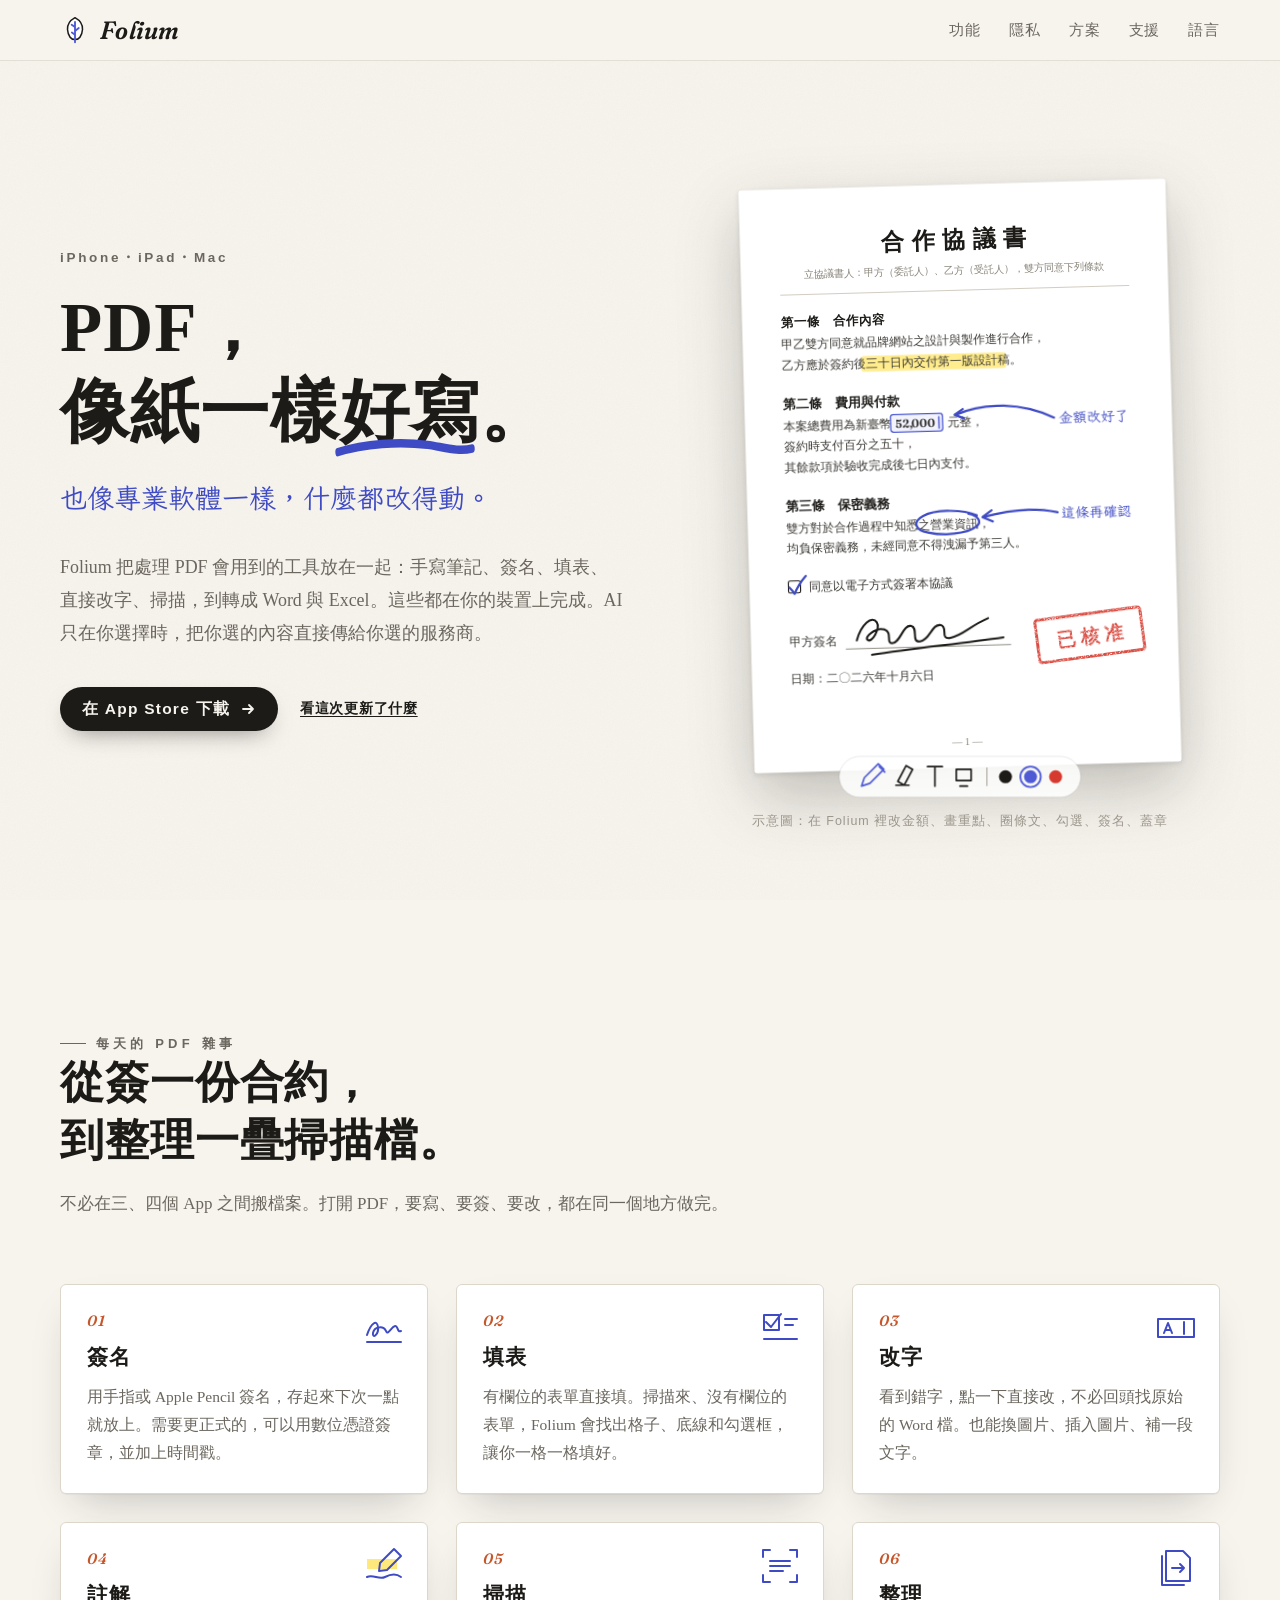
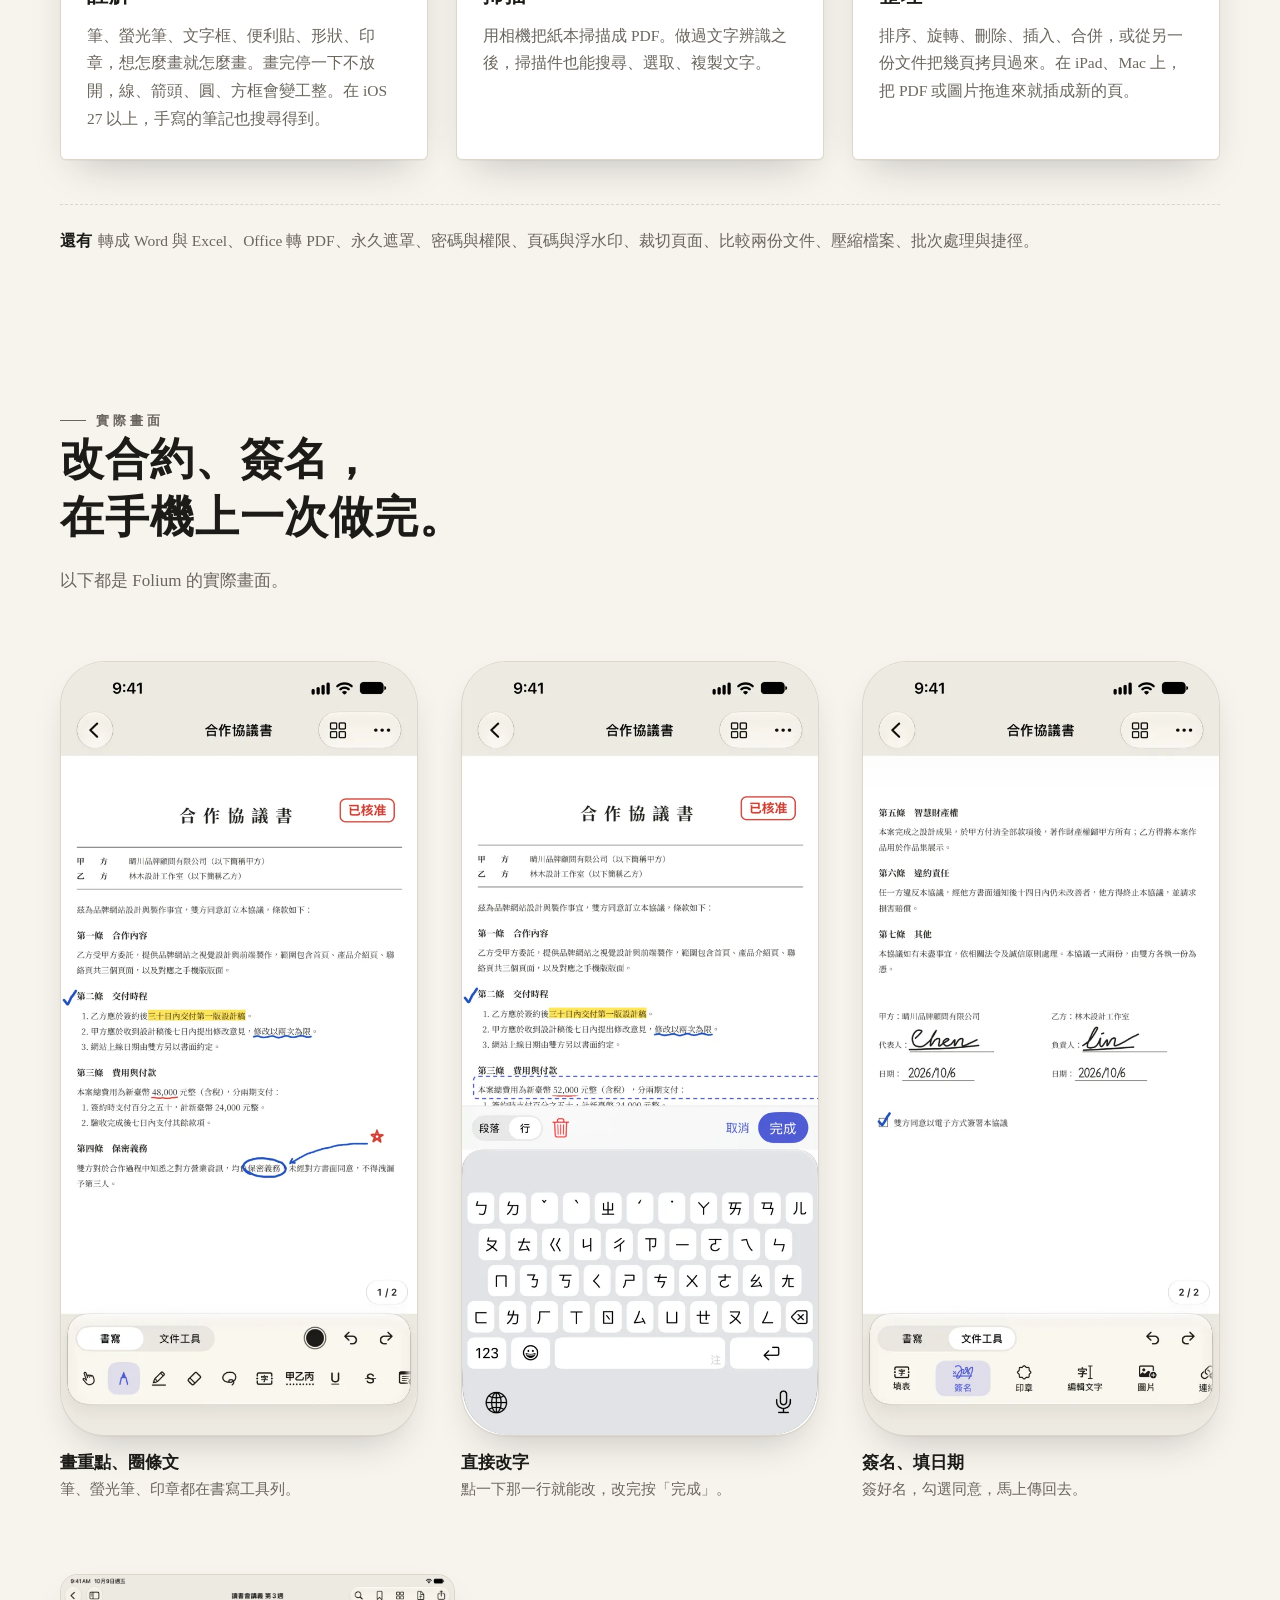
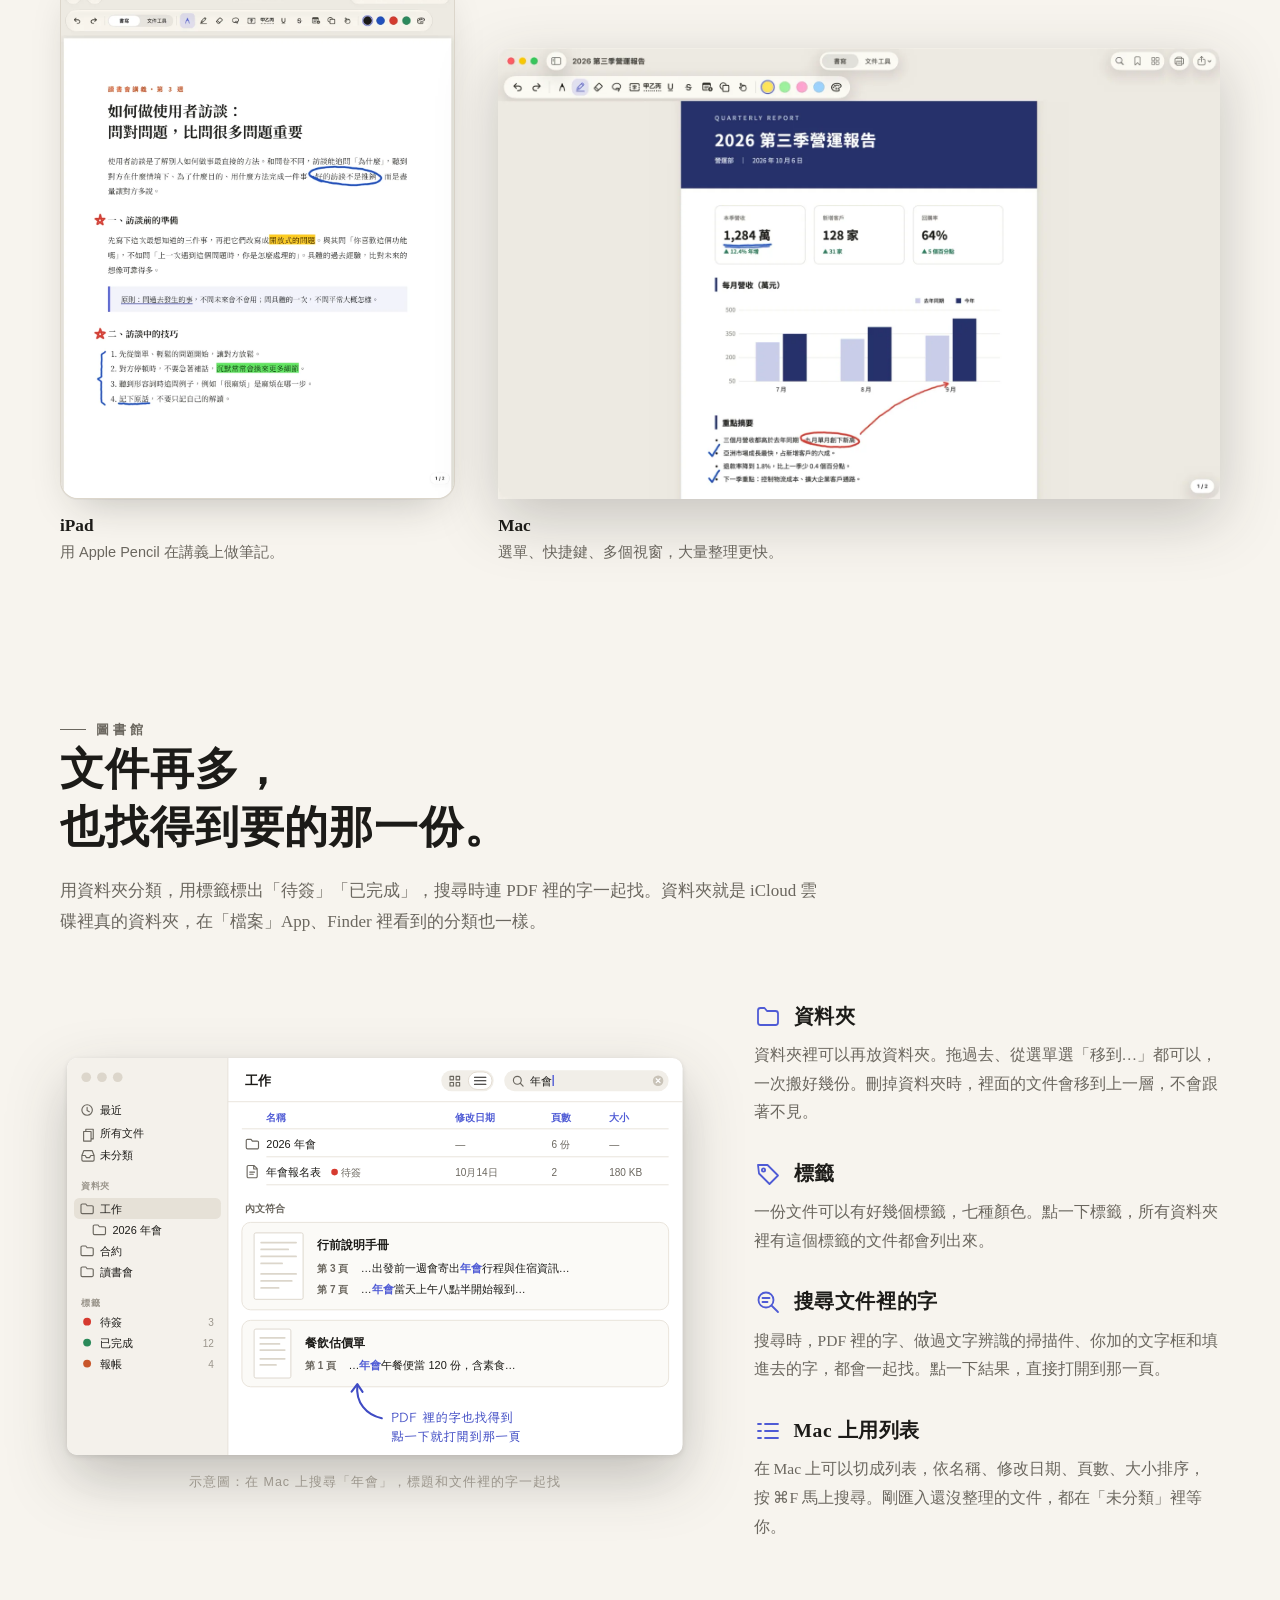
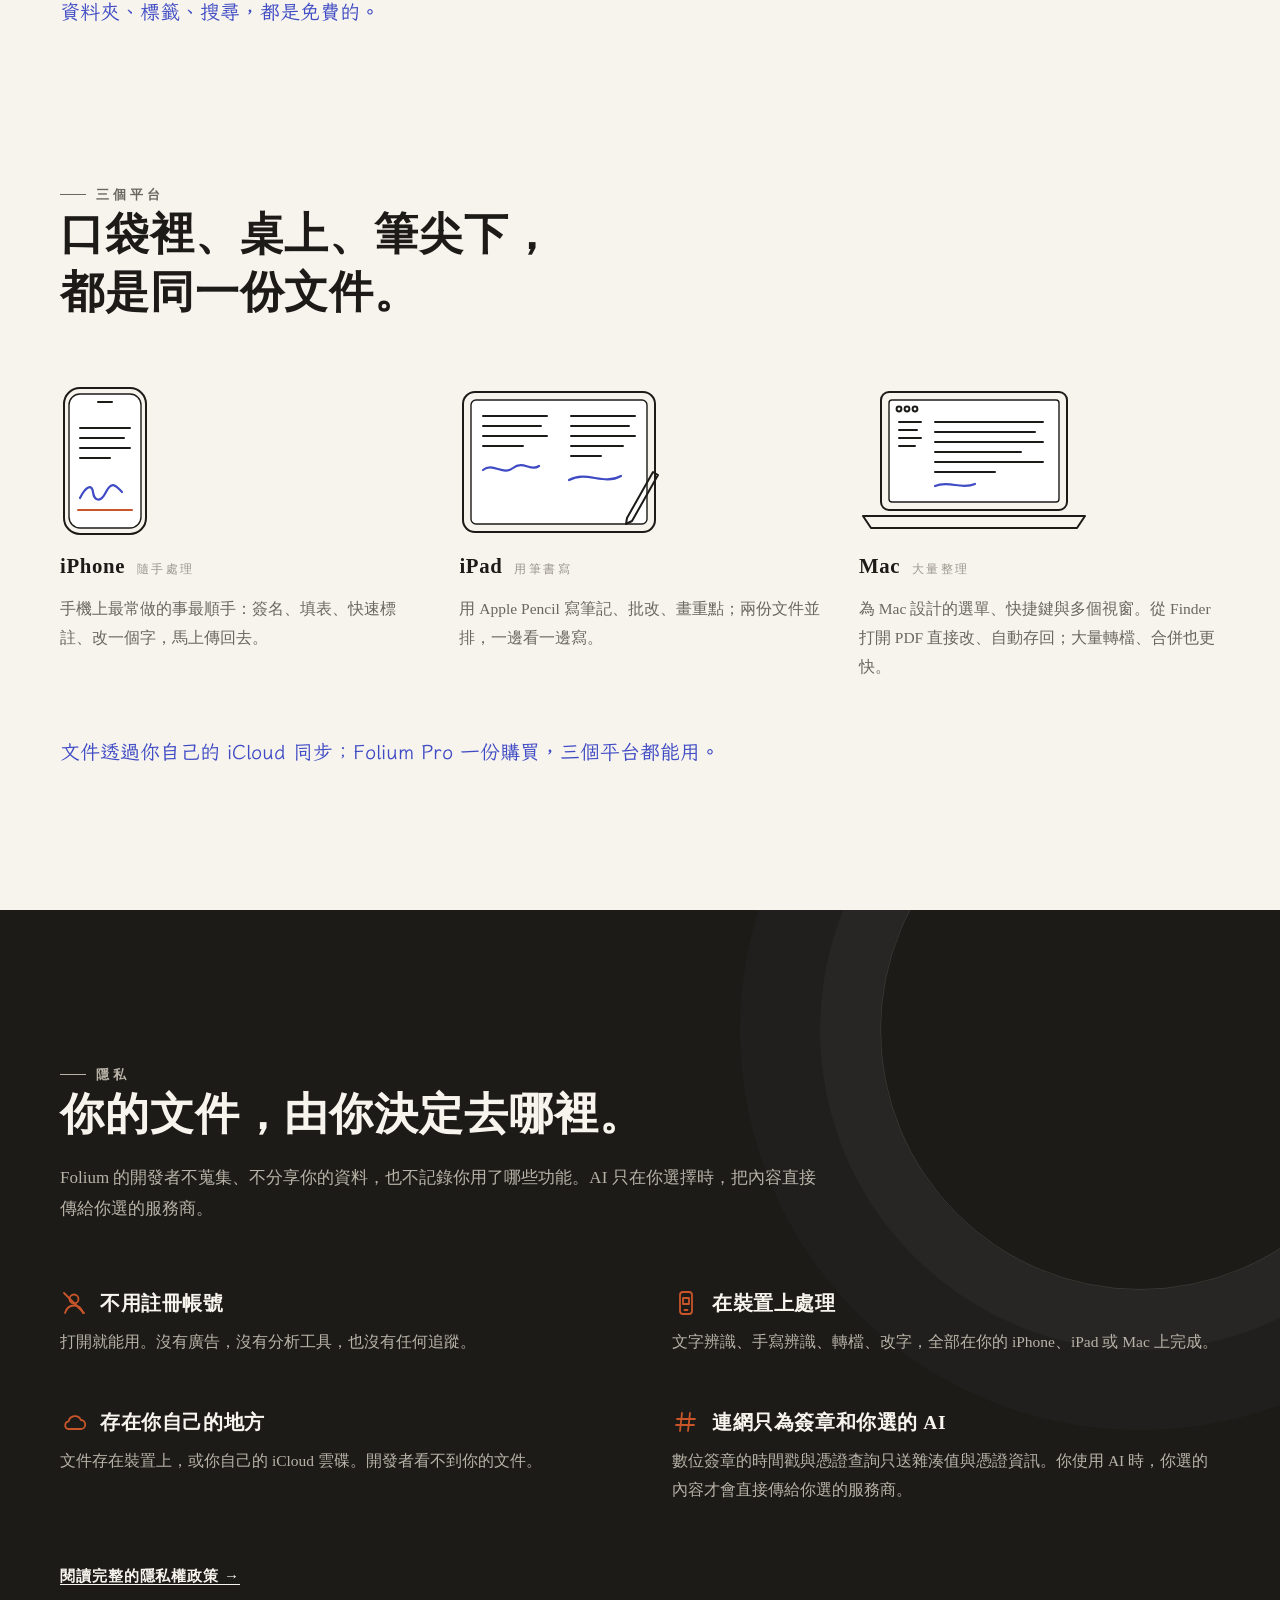
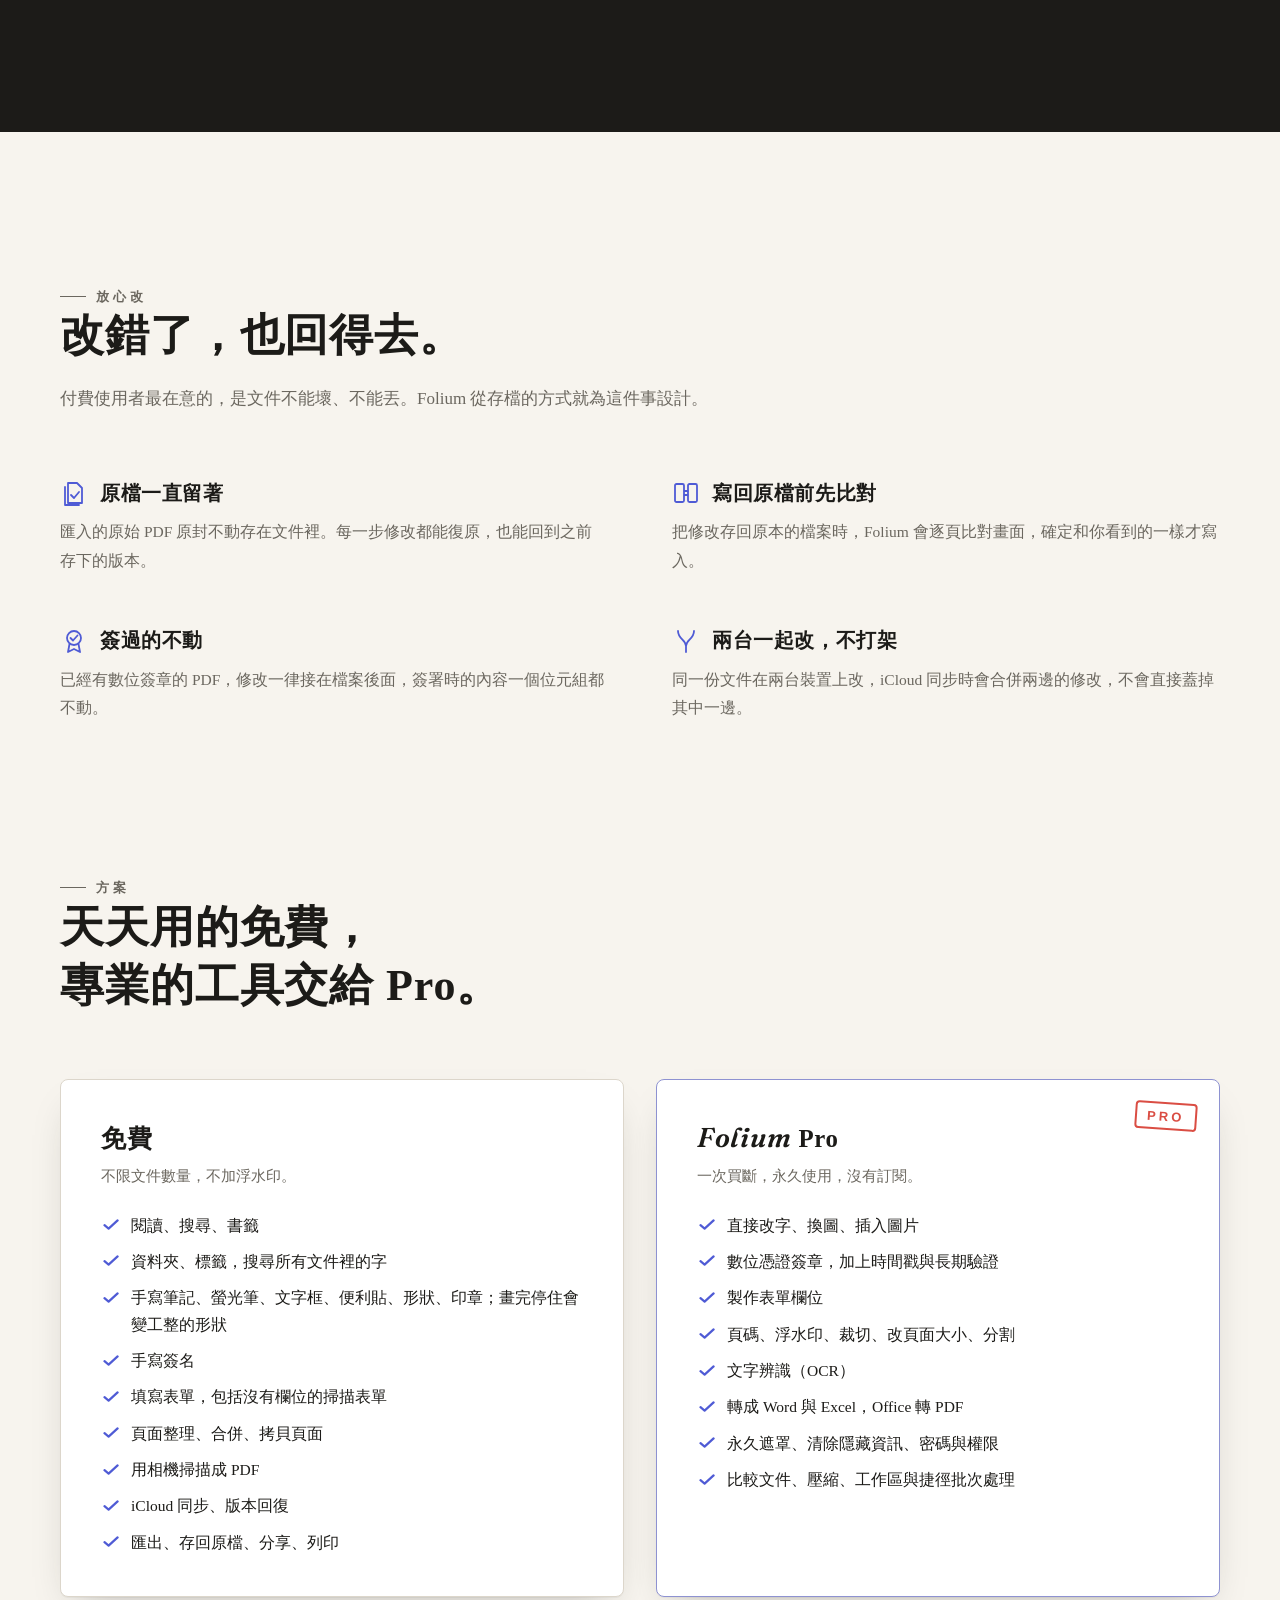
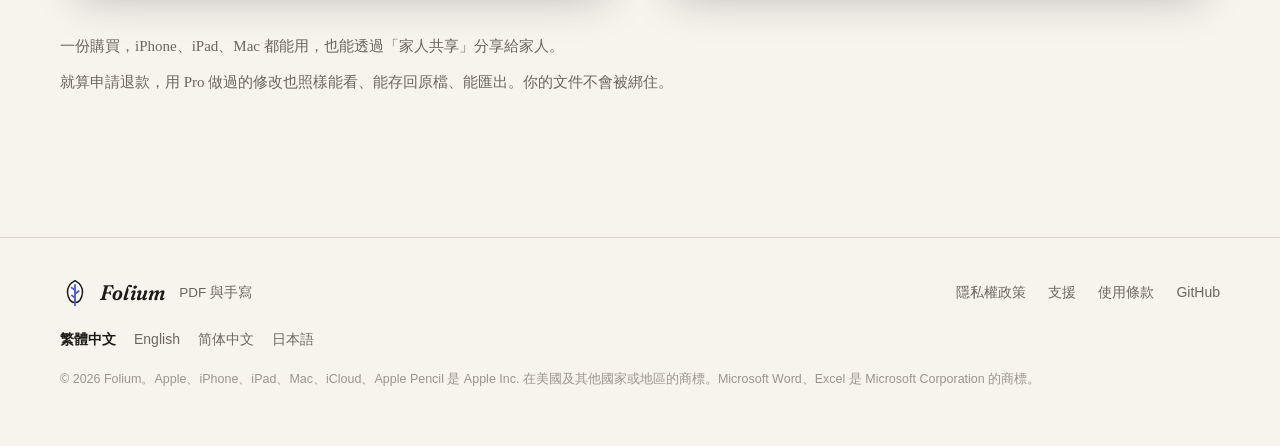
<file: index.html>
<!doctype html>
<html lang="zh-Hant-TW">
<head>
  <meta charset="utf-8">
  <meta name="viewport" content="width=device-width, initial-scale=1, viewport-fit=cover">
  <title>Folium｜iPhone、iPad、Mac 上的 PDF 與手寫 App</title>
  <meta name="description" content="Folium 是 iPhone、iPad、Mac 上的 PDF 工作台：手寫筆記、簽名、填表、直接改字、掃描、轉成 Word 與 Excel，全部在你的裝置上完成。">
  <link rel="alternate" hreflang="zh-Hant" href="https://chung223.github.io/folium/">
  <link rel="alternate" hreflang="en" href="https://chung223.github.io/folium/en/">
  <link rel="alternate" hreflang="zh-Hans" href="https://chung223.github.io/folium/zh-Hans/">
  <link rel="alternate" hreflang="ja" href="https://chung223.github.io/folium/ja/">
  <link rel="alternate" hreflang="x-default" href="https://chung223.github.io/folium/">
  <link rel="canonical" href="https://chung223.github.io/folium/">
  <meta name="theme-color" content="#F7F4EE" media="(prefers-color-scheme: light)">
  <meta name="theme-color" content="#171717" media="(prefers-color-scheme: dark)">
  <meta property="og:type" content="website">
  <meta property="og:site_name" content="Folium">
  <meta property="og:title" content="Folium｜PDF，像紙一樣好寫。">
  <meta property="og:description" content="iPhone、iPad、Mac 上的 PDF 工作台：手寫、簽名、填表、改字、掃描、轉檔，全部在裝置上完成。">
  <meta property="og:url" content="https://chung223.github.io/folium/">
  <meta property="og:image" content="https://chung223.github.io/folium/assets/og.png">
  <meta property="og:locale" content="zh_TW">
  <meta name="twitter:card" content="summary_large_image">
  <link rel="icon" href="assets/favicon.svg" type="image/svg+xml">
  <link rel="icon" href="assets/favicon-64.png" sizes="64x64" type="image/png">
  <link rel="apple-touch-icon" href="assets/apple-touch-icon.png">
  <link rel="preconnect" href="https://fonts.googleapis.com">
  <link rel="preconnect" href="https://fonts.gstatic.com" crossorigin>
  <link rel="stylesheet" href="https://fonts.googleapis.com/css2?family=Fraunces:ital,opsz,wght@1,9..144,500..700&family=LXGW+WenKai+TC:wght@400&family=Noto+Serif+TC:wght@400;700;800&display=swap">
  <link rel="stylesheet" href="assets/site.css">
</head>
<body>
<a class="skip" href="#main">跳到主要內容</a>

<header class="masthead">
  <div class="wrap">
    <a class="brand" href="./" aria-label="Folium 首頁">
      <svg viewBox="0 0 1024 1024" aria-hidden="true"><path d="M512 92C360 176 246 324 256 496c7 116 42 196 88 262 40 56 104 82 168 82s128-26 168-82c46-66 81-146 88-262 10-172-104-320-256-404Z" fill="var(--sheet)" stroke="var(--ink)" stroke-width="52" stroke-linejoin="round"/><path d="M512 236v694M398 332l114 80M640 446l-128 98M406 600l106 74" fill="none" stroke="var(--indigo)" stroke-width="64" stroke-linecap="round"/></svg>
      <span class="wordmark">Folium</span>
    </a>
    <nav class="nav" aria-label="主選單">
      <a href="#features">功能</a>
      <a href="#privacy">隱私</a>
      <a class="wide" href="#plans">方案</a>
      <a href="support/">支援</a>
      <a href="#languages">語言</a>
    </nav>
  </div>
</header>

<main id="main">

<section class="hero">
  <div class="wrap">
    <div class="hero-copy">
      <p class="kicker rise" style="--at:.05s">iPhone・iPad・Mac</p>
      <h1 class="rise" style="--at:.12s">PDF，<br>像紙一樣<span class="stroke">好寫<svg viewBox="0 0 200 24" preserveAspectRatio="none" aria-hidden="true"><path class="draw" pathLength="1" style="--at:.9s;--d:.6s" d="M4 15C42 8 92 6 132 9c24 2 44 6 64 3"/></svg></span>。</h1>
      <p class="margin-line rise" style="--at:1.3s">也像專業軟體一樣，什麼都改得動。</p>
      <p class="lede rise" style="--at:.3s">Folium 把處理 PDF 會用到的工具放在一起：手寫筆記、簽名、填表、直接改字、掃描，到轉成 Word 與 Excel。這些都在你的裝置上完成。AI 只在你選擇時，把你選的內容直接傳給你選的服務商。</p>
      <div class="cta rise" style="--at:.45s">
        <a class="button" href="https://apps.apple.com/app/id6819547697">在 App Store 下載<svg viewBox="0 0 16 16" aria-hidden="true"><path d="M3 8h10M9 4l4 4-4 4" fill="none" stroke="currentColor" stroke-width="1.8" stroke-linecap="round" stroke-linejoin="round"/></svg></a>
        <span class="soon"><a href="#whats-new">看這次更新了什麼</a></span>
      </div>
    </div>

    <figure class="hero-art rise" style="--at:.15s">
      <svg viewBox="0 0 560 700" role="img" aria-labelledby="art-title">
        <title id="art-title">一頁合約上，有螢光筆、改過的金額、圈起來的條文、打勾的同意欄、手寫簽名，以及「已核准」印章。</title>
        <defs>
          <filter id="stamp-ink" x="-5%" y="-5%" width="110%" height="110%">
            <feTurbulence type="fractalNoise" baseFrequency="1.7" numOctaves="2" seed="11" result="noise"/>
            <feColorMatrix in="noise" type="matrix" values="0 0 0 0 0  0 0 0 0 0  0 0 0 0 0  0 0 0 -3 2.45" result="mask"/>
            <feComposite in="SourceGraphic" in2="mask" operator="in"/>
          </filter>
        </defs>
        <g transform="rotate(-1.6 280 350)">
          <g class="doc-shadow"><rect class="doc-sheet" x="50" y="36" width="460" height="628" rx="3"/></g>

          <text class="doc-title" x="284" y="104" text-anchor="middle">合作協議書</text>
          <text class="doc-s" x="280" y="132" text-anchor="middle">立協議書人：甲方（委託人）、乙方（受託人），雙方同意下列條款</text>
          <line class="doc-rule" x1="92" y1="150" x2="468" y2="150"/>

          <text class="doc-h" x="92" y="184">第一條　合作內容</text>
          <rect class="marker swipe" style="--at:.95s" x="177" y="218" width="156" height="17" rx="3"/>
          <text class="doc-t" x="92" y="208">甲乙雙方同意就品牌網站之設計與製作進行合作，</text>
          <text class="doc-t" x="92" y="230">乙方應於簽約後三十日內交付第一版設計稿。</text>

          <text class="doc-h" x="92" y="272">第二條　費用與付款</text>
          <text class="doc-t" x="92" y="296">本案總費用為新臺幣</text>
          <g class="appear" style="--at:1.4s">
            <rect class="edit-box" x="207" y="282" width="56" height="19" rx="3"/>
            <text class="doc-num" x="212" y="296" textLength="43" lengthAdjust="spacingAndGlyphs">52,000</text>
          </g>
          <line class="caret blink" style="--at:1.6s" x1="259" y1="285" x2="259" y2="298.5"/>
          <text class="doc-t" x="268" y="296">元整，</text>
          <text class="doc-t" x="92" y="318">簽約時支付百分之五十，</text>
          <text class="doc-t" x="92" y="340">其餘款項於驗收完成後七日內支付。</text>
          <path class="pen draw" pathLength="1" style="--at:1.75s;--d:.45s" d="M383 290c-34-17-74-19-106-6"/>
          <path class="pen draw" pathLength="1" style="--at:2.15s;--d:.2s" d="M285 278l-9 6 10 4"/>
          <text class="doc-note appear" style="--at:2.2s" x="388" y="296">金額改好了</text>

          <text class="doc-h" x="92" y="382">第三條　保密義務</text>
          <text class="doc-t" x="92" y="406">雙方對於合作過程中知悉之營業資訊，</text>
          <text class="doc-t" x="92" y="428">均負保密義務，未經同意不得洩漏予第三人。</text>
          <path class="pen draw" pathLength="1" style="--at:2.5s;--d:.6s" d="M297 393c-14-7-44-8-58-1-12 6-9 15 5 18 15 4 42 3 52-5 7-5 2-12-8-14"/>
          <path class="pen draw" pathLength="1" style="--at:3.05s;--d:.4s" d="M384 392c-24-6-52-4-80 3"/>
          <path class="pen draw" pathLength="1" style="--at:3.4s;--d:.2s" d="M313 388l-10 7 11 5"/>
          <text class="doc-note appear" style="--at:3.45s" x="388" y="398">這條再確認</text>

          <rect x="92" y="458" width="13" height="13" rx="2" fill="none" stroke="#1C1B18" stroke-width="1.2"/>
          <text class="doc-t" x="114" y="469.5">同意以電子方式簽署本協議</text>
          <path class="pen draw" pathLength="1" style="--at:3.85s;--d:.35s" d="M93 465c2 2 4 4 5.5 7 3-7 7-13 12.5-19"/>

          <text class="doc-t" x="92" y="528">甲方簽名</text>
          <line x1="152" y1="533" x2="330" y2="533" stroke="#8A857B" stroke-width="1"/>
          <path class="ink-pen draw" pathLength="1" style="--at:4.25s;--d:1.3s" d="M164 524c5-17 17-27 22-19 4 7-6 22-10 19-5-3 9-14 18-11 9 3 1 15 8 15 9 0 12-20 21-18 8 2-1 18 9 17 11-1 13-19 23-17 8 2-2 16 10 14 13-2 21-12 41-20"/>
          <path class="ink-pen draw" pathLength="1" style="--at:5.5s;--d:.35s" d="M180 540c44-6 92-9 142-15"/>
          <text class="doc-t" x="92" y="568">日期：二〇二六年十月六日</text>

          <g class="seal stamp" style="--at:5.95s" filter="url(#stamp-ink)">
            <rect x="358" y="502" width="114" height="46" rx="3"/>
            <text x="417.5" y="533" text-anchor="middle">已核准</text>
          </g>

          <text class="doc-s" x="280" y="640" text-anchor="middle">— 1 —</text>
        </g>

        <g class="dock appear" style="--at:.7s">
          <rect class="capsule" x="150" y="652" width="260" height="44" rx="22"/>
          <path class="tool active" d="M174 684l3-9 15-15 6 6-15 15-9 3Zm19-21 6 6"/>
          <path class="tool" d="M211 683h14M213 679l9-17 7 4-9 17Z"/>
          <path class="tool" d="M245 663h16M253 663v21"/>
          <path class="tool" d="M276 666h16v12h-16ZM280 684h8"/>
          <line x1="309" y1="664" x2="309" y2="684" stroke="#9B968C" stroke-width="1"/>
          <circle cx="329" cy="674" r="7" fill="#1C1B18"/>
          <circle cx="356" cy="674" r="7" fill="#4F5BD5"/>
          <circle class="chip-on" cx="356" cy="674" r="11"/>
          <circle cx="383" cy="674" r="7" fill="#D63A2F"/>
        </g>
      </svg>
      <figcaption>示意圖：在 Folium 裡改金額、畫重點、圈條文、勾選、簽名、蓋章</figcaption>
    </figure>
  </div>
</section>

<section class="section" id="features">
  <div class="wrap">
    <div class="section-head reveal">
      <p class="eyebrow">每天的 PDF 雜事</p>
      <h2>從簽一份合約，<br>到整理一疊掃描檔。</h2>
      <p>不必在三、四個 App 之間搬檔案。打開 PDF，要寫、要簽、要改，都在同一個地方做完。</p>
    </div>
    <div class="chores">
      <article class="card reveal">
        <svg class="doodle" viewBox="0 0 46 46" aria-hidden="true"><path d="M6 30c4-12 10-16 11-8s-6 12-5 6 10-8 13-2c2 5 5-4 9-5 3-1 2 7 6 5"/><path d="M6 37h34"/></svg>
        <span class="no">01</span>
        <h3>簽名</h3>
        <p>用手指或 Apple Pencil 簽名，存起來下次一點就放上。需要更正式的，可以用數位憑證簽章，並加上時間戳。</p>
      </article>
      <article class="card reveal">
        <svg class="doodle" viewBox="0 0 46 46" aria-hidden="true"><path d="M7 10h15v15H7z"/><path d="M9 17l5 5 10-13"/><path d="M28 14h12M28 20h8M7 34h33"/></svg>
        <span class="no">02</span>
        <h3>填表</h3>
        <p>有欄位的表單直接填。掃描來、沒有欄位的表單，Folium 會找出格子、底線和勾選框，讓你一格一格填好。</p>
      </article>
      <article class="card reveal">
        <svg class="doodle" viewBox="0 0 46 46" aria-hidden="true"><path d="M5 14h36v18H5z"/><path d="M31 17v12"/><path d="M11 28l4-10 4 10M12.5 25h5"/></svg>
        <span class="no">03</span>
        <h3>改字</h3>
        <p>看到錯字，點一下直接改，不必回頭找原始的 Word 檔。也能換圖片、插入圖片、補一段文字。</p>
      </article>
      <article class="card reveal">
        <svg class="doodle" viewBox="0 0 46 46" aria-hidden="true"><path class="fill" d="M6 16h30v10H6z"/><path d="M6 34c6-3 12 3 18 0s12-3 16 0"/><path d="M33 6l7 7-14 14-8 1 1-8z"/></svg>
        <span class="no">04</span>
        <h3>註解</h3>
        <p>筆、螢光筆、文字框、便利貼、形狀、印章，想怎麼畫就怎麼畫。畫完停一下不放開，線、箭頭、圓、方框會變工整。在 iOS 27 以上，手寫的筆記也搜尋得到。</p>
      </article>
      <article class="card reveal">
        <svg class="doodle" viewBox="0 0 46 46" aria-hidden="true"><path d="M6 14V7h7M33 7h7v7M40 32v7h-7M13 39H6v-7"/><path d="M13 18h20M13 23h20M13 28h13"/></svg>
        <span class="no">05</span>
        <h3>掃描</h3>
        <p>用相機把紙本掃描成 PDF。做過文字辨識之後，掃描件也能搜尋、選取、複製文字。</p>
      </article>
      <article class="card reveal">
        <svg class="doodle" viewBox="0 0 46 46" aria-hidden="true"><path d="M13 8h17l7 7v23H13z"/><path d="M9 13v29h22"/><path d="M19 25h12M27 21l4 4-4 4"/></svg>
        <span class="no">06</span>
        <h3>整理</h3>
        <p>排序、旋轉、刪除、插入、合併，或從另一份文件把幾頁拷貝過來。在 iPad、Mac 上，把 PDF 或圖片拖進來就插成新的頁。</p>
      </article>
    </div>
    <p class="more reveal"><b>還有</b>轉成 Word 與 Excel、Office 轉 PDF、永久遮罩、密碼與權限、頁碼與浮水印、裁切頁面、比較兩份文件、壓縮檔案、批次處理與捷徑。</p>
  </div>
</section>

<section class="section screens" id="screens" style="padding-top:0">
  <div class="wrap">
    <div class="section-head reveal">
      <p class="eyebrow">實際畫面</p>
      <h2>改合約、簽名，<br>在手機上一次做完。</h2>
      <p>以下都是 Folium 的實際畫面。</p>
    </div>
    <div class="phones">
      <figure class="phone reveal">
        <img src="assets/screens/iphone-contract.webp" width="640" height="1391" loading="lazy" alt="iPhone 上的合約：螢光筆畫重點、圈出條文、打勾、蓋上「已核准」印章">
        <figcaption><b>畫重點、圈條文</b>筆、螢光筆、印章都在書寫工具列。</figcaption>
      </figure>
      <figure class="phone reveal">
        <img src="assets/screens/iphone-edit.webp" width="640" height="1391" loading="lazy" alt="iPhone 上直接修改合約的一行字，把金額改成 52,000">
        <figcaption><b>直接改字</b>點一下那一行就能改，改完按「完成」。</figcaption>
      </figure>
      <figure class="phone reveal">
        <img src="assets/screens/iphone-sign.webp" width="640" height="1391" loading="lazy" alt="iPhone 上的合約第二頁：雙方簽名、日期與勾選">
        <figcaption><b>簽名、填日期</b>簽好名，勾選同意，馬上傳回去。</figcaption>
      </figure>
    </div>
    <div class="bigs">
      <figure class="tablet reveal">
        <img src="assets/screens/ipad-handout.webp" width="1100" height="1467" loading="lazy" alt="iPad 上的讀書會講義，有圈起來的句子、星號、底線與螢光標記">
        <figcaption><b>iPad</b>用 Apple Pencil 在講義上做筆記。</figcaption>
      </figure>
      <figure class="mac reveal">
        <img src="assets/screens/mac-report.webp" width="1600" height="1000" loading="lazy" alt="Mac 上的 Folium 視窗，打開一份營運報告並做了標註">
        <figcaption><b>Mac</b>選單、快捷鍵、多個視窗，大量整理更快。</figcaption>
      </figure>
    </div>
  </div>
</section>

<section class="section library" id="library" style="padding-top:0">
  <div class="wrap">
    <div class="section-head reveal">
      <p class="eyebrow">圖書館</p>
      <h2>文件再多，<br>也找得到要的那一份。</h2>
      <p>用資料夾分類，用標籤標出「待簽」「已完成」，搜尋時連 PDF 裡的字一起找。資料夾就是 iCloud 雲碟裡真的資料夾，在「檔案」App、Finder 裡看到的分類也一樣。</p>
    </div>
    <div class="library-grid">
      <figure class="library-art reveal">
        <svg viewBox="0 0 720 470" role="img" aria-labelledby="lib-title">
          <title id="lib-title">Mac 上的 Folium 圖書館：左邊是資料夾與標籤，右邊在「工作」資料夾裡搜尋「年會」，列出標題符合的資料夾與文件，下面是內文提到年會的頁面。</title>
          <defs>
            <clipPath id="lib-clip"><rect x="8" y="8" width="704" height="454" rx="12"/></clipPath>
            <path id="lib-folder" d="M0 2.5v8A1.5 1.5 0 0 0 1.5 12h11a1.5 1.5 0 0 0 1.5-1.5v-6A1.5 1.5 0 0 0 12.5 3H7L5.5 1h-4A1.5 1.5 0 0 0 0 2.5Z"/>
            <path id="lib-file" d="M1.5 0H8l3.5 3.5v9A1.5 1.5 0 0 1 10 14H1.5A1.5 1.5 0 0 1 0 12.5v-11A1.5 1.5 0 0 1 1.5 0ZM7.5 0v4h4M3 7.5h5.5M3 10h4"/>
          </defs>
          <g class="doc-shadow"><rect class="lib-window" x="8" y="8" width="704" height="454" rx="12"/></g>
          <g clip-path="url(#lib-clip)">
            <rect class="lib-side" x="8" y="8" width="184" height="454"/>
            <line class="lib-line" x1="192" y1="8" x2="192" y2="462"/>
            <line class="lib-line" x1="192" y1="58" x2="712" y2="58"/>
          </g>
          <circle class="lib-light" cx="30" cy="30" r="5.5"/><circle class="lib-light" cx="48" cy="30" r="5.5"/><circle class="lib-light" cx="66" cy="30" r="5.5"/>

          <!-- 側欄 -->
          <circle class="lib-icon" cx="31" cy="67.5" r="6"/><path class="lib-icon" d="M31 64.5v3.5l2.5 1.5"/>
          <text class="lib-t" x="46" y="72">最近</text>
          <path class="lib-icon" d="M27 92h8.5v11H27zM29.5 92v-2.5H38v11h-2.5"/>
          <text class="lib-t" x="46" y="98">所有文件</text>
          <path class="lib-icon" d="M25 119.5h3.8l1.4 2.4h3.6l1.4-2.4H39v5a1.5 1.5 0 0 1-1.5 1.5h-11A1.5 1.5 0 0 1 25 124.5zM25 119.5l2.2-5.5h9.6l2.2 5.5"/>
          <text class="lib-t" x="46" y="124">未分類</text>

          <text class="lib-h" x="24" y="158">資料夾</text>
          <rect class="lib-sel" x="16" y="168" width="168" height="24" rx="6"/>
          <use class="lib-icon" href="#lib-folder" x="24" y="174"/><text class="lib-t" x="46" y="185">工作</text>
          <use class="lib-icon" href="#lib-folder" x="38" y="198"/><text class="lib-t" x="60" y="209">2026 年會</text>
          <use class="lib-icon" href="#lib-folder" x="24" y="222"/><text class="lib-t" x="46" y="233">合約</text>
          <use class="lib-icon" href="#lib-folder" x="24" y="246"/><text class="lib-t" x="46" y="257">讀書會</text>

          <text class="lib-h" x="24" y="292">標籤</text>
          <circle class="lib-red" cx="31" cy="309.5" r="4.5"/><text class="lib-t" x="46" y="314">待簽</text><text class="lib-n" x="176" y="314" text-anchor="end">3</text>
          <circle class="lib-green" cx="31" cy="333.5" r="4.5"/><text class="lib-t" x="46" y="338">已完成</text><text class="lib-n" x="176" y="338" text-anchor="end">12</text>
          <circle class="lib-orange" cx="31" cy="357.5" r="4.5"/><text class="lib-t" x="46" y="362">報帳</text><text class="lib-n" x="176" y="362" text-anchor="end">4</text>

          <!-- 工具列 -->
          <text class="lib-title" x="212" y="39">工作</text>
          <rect class="lib-field" x="436" y="22" width="60" height="24" rx="12"/>
          <rect class="lib-seg" x="467" y="24" width="27" height="20" rx="10"/>
          <path class="lib-icon" d="M446 29h4v4h-4zM453 29h4v4h-4zM446 36h4v4h-4zM453 36h4v4h-4z"/>
          <path class="lib-icon on" d="M474 30h13M474 34h13M474 38h13"/>
          <rect class="lib-field" x="508" y="22" width="188" height="24" rx="12"/>
          <circle class="lib-icon" cx="523" cy="33.5" r="4.5"/><path class="lib-icon" d="M526.4 36.9l3.2 3.2"/>
          <text class="lib-t" x="537" y="38.5">年會</text>
          <line class="caret blink" x1="564" y1="27.5" x2="564" y2="40"/>
          <circle class="lib-clear" cx="684" cy="34" r="6"/><path class="lib-x" d="M681.8 31.8l4.4 4.4M686.2 31.8l-4.4 4.4"/>

          <!-- 標題符合：列表 -->
          <text class="lib-col" x="236" y="80">名稱</text><text class="lib-col" x="452" y="80">修改日期</text><text class="lib-col" x="562" y="80">頁數</text><text class="lib-col" x="628" y="80">大小</text>
          <line class="lib-line" x1="208" y1="89" x2="696" y2="89"/>
          <use class="lib-icon" href="#lib-folder" x="213" y="100"/><text class="lib-t" x="236" y="111">2026 年會</text>
          <text class="lib-s" x="452" y="111">—</text><text class="lib-s" x="562" y="111">6 份</text><text class="lib-s" x="628" y="111">—</text>
          <line class="lib-line" x1="236" y1="121" x2="696" y2="121"/>
          <use class="lib-icon" href="#lib-file" x="214" y="131"/><text class="lib-t" x="236" y="143">年會報名表</text>
          <circle class="lib-red" cx="314" cy="138.5" r="3.8"/><text class="lib-s" x="321" y="142.5">待簽</text>
          <text class="lib-s" x="452" y="143">10月14日</text><text class="lib-s" x="562" y="143">2</text><text class="lib-s" x="628" y="143">180 KB</text>
          <line class="lib-line" x1="236" y1="153" x2="696" y2="153"/>

          <!-- 內文符合 -->
          <text class="lib-sec" x="212" y="184">內文符合</text>
          <rect class="lib-card" x="208" y="196" width="488" height="100" rx="10"/>
          <rect class="lib-thumb" x="222" y="208" width="56" height="76" rx="2"/>
          <path class="lib-thumb-line" d="M230 219h40M230 227h31M230 235h40M230 243h24M230 255h40M230 263h35M230 271h20"/>
          <text class="lib-doc" x="294" y="227">行前說明手冊</text>
          <text class="lib-page" x="294" y="253">第 3 頁</text>
          <text class="lib-t" x="344" y="253">…出發前一週會寄出<tspan class="lib-hit">年會</tspan>行程與住宿資訊…</text>
          <text class="lib-page" x="294" y="277">第 7 頁</text>
          <text class="lib-t" x="344" y="277">…<tspan class="lib-hit">年會</tspan>當天上午八點半開始報到…</text>

          <rect class="lib-card" x="208" y="308" width="488" height="76" rx="10"/>
          <rect class="lib-thumb" x="222" y="318" width="42" height="56" rx="2"/>
          <path class="lib-thumb-line" d="M229 328h28M229 335h22M229 342h28M229 352h28M229 359h18"/>
          <text class="lib-doc" x="280" y="338">餐飲估價單</text>
          <text class="lib-page" x="280" y="364">第 1 頁</text>
          <text class="lib-t" x="330" y="364">…<tspan class="lib-hit">年會</tspan>午餐便當 120 份，含素食…</text>

          <path class="pen" d="M368 420c-18-4-30-18-28-38"/>
          <path class="pen" d="M333.5 389.5l6.5-8.5 6 8.8"/>
          <text class="doc-note" x="378" y="424">PDF 裡的字也找得到</text>
          <text class="doc-note" x="378" y="446">點一下就打開到那一頁</text>
        </svg>
        <figcaption>示意圖：在 Mac 上搜尋「年會」，標題和文件裡的字一起找</figcaption>
      </figure>
      <div class="points">
        <div class="point reveal">
          <h3><svg viewBox="0 0 28 28" aria-hidden="true"><path d="M4 8.5v12A2.5 2.5 0 0 0 6.5 23h15a2.5 2.5 0 0 0 2.5-2.5v-9A2.5 2.5 0 0 0 21.5 9H13l-2.5-3h-4A2.5 2.5 0 0 0 4 8.5z"/></svg>資料夾</h3>
          <p>資料夾裡可以再放資料夾。拖過去、從選單選「移到…」都可以，一次搬好幾份。刪掉資料夾時，裡面的文件會移到上一層，不會跟著不見。</p>
        </div>
        <div class="point reveal">
          <h3><svg viewBox="0 0 28 28" aria-hidden="true"><path d="M4 5h9.5L24 15.5 15.5 24 5 13.5z"/><circle cx="9.5" cy="10" r="1.6"/></svg>標籤</h3>
          <p>一份文件可以有好幾個標籤，七種顏色。點一下標籤，所有資料夾裡有這個標籤的文件都會列出來。</p>
        </div>
        <div class="point reveal">
          <h3><svg viewBox="0 0 28 28" aria-hidden="true"><circle cx="12" cy="12" r="7.5"/><path d="M17.5 17.5L24 24M8.5 10h7M8.5 14h5"/></svg>搜尋文件裡的字</h3>
          <p>搜尋時，PDF 裡的字、做過文字辨識的掃描件、你加的文字框和填進去的字，都會一起找。點一下結果，直接打開到那一頁。</p>
        </div>
        <div class="point reveal">
          <h3><svg viewBox="0 0 28 28" aria-hidden="true"><path d="M4 7h3M11 7h13M4 14h3M11 14h13M4 21h3M11 21h13"/></svg>Mac 上用列表</h3>
          <p>在 Mac 上可以切成列表，依名稱、修改日期、頁數、大小排序，按 ⌘F 馬上搜尋。剛匯入還沒整理的文件，都在「未分類」裡等你。</p>
        </div>
      </div>
    </div>
    <p class="note-line reveal">資料夾、標籤、搜尋，都是免費的。</p>
  </div>
</section>

<section class="section" id="devices" style="padding-top:0">
  <div class="wrap">
    <div class="section-head reveal">
      <p class="eyebrow">三個平台</p>
      <h2>口袋裡、桌上、筆尖下，<br>都是同一份文件。</h2>
    </div>
    <div class="devices">
      <div class="device reveal">
        <div class="art"><svg viewBox="0 0 90 150" aria-hidden="true"><rect x="4" y="2" width="82" height="146" rx="16"/><rect class="screen" x="9" y="8" width="72" height="134" rx="11"/><path d="M38 16h14" stroke-width="5"/><path d="M20 42h50M20 52h44M20 62h50M20 72h30"/><path class="pen-line" d="M20 112c6-12 12-14 13-6s7 12 13 0 10-6 16 0"/><path class="accent" d="M18 124h54"/></svg></div>
        <h3>iPhone <small>隨手處理</small></h3>
        <p>手機上最常做的事最順手：簽名、填表、快速標註、改一個字，馬上傳回去。</p>
      </div>
      <div class="device reveal">
        <div class="art"><svg viewBox="0 0 200 150" aria-hidden="true"><rect x="4" y="6" width="192" height="140" rx="12"/><rect class="screen" x="12" y="14" width="176" height="124" rx="5"/><path d="M24 30h64M24 40h58M24 50h64M24 60h40M112 30h64M112 40h58M112 50h64M112 60h52M112 70h30"/><path class="pen-line" d="M24 84c10-8 20 6 30-2s18 4 26-2"/><path class="pen-line" d="M110 94c18-10 34 6 52-4"/><path d="M168 132l26-46 5 3-26 46-6 3z"/></svg></div>
        <h3>iPad <small>用筆書寫</small></h3>
        <p>用 Apple Pencil 寫筆記、批改、畫重點；兩份文件並排，一邊看一邊寫。</p>
      </div>
      <div class="device reveal">
        <div class="art"><svg viewBox="0 0 230 150" aria-hidden="true"><rect x="22" y="6" width="186" height="118" rx="8"/><rect class="screen" x="30" y="14" width="170" height="102" rx="3"/><path d="M4 130h222l-8 12H12z"/><circle cx="40" cy="23" r="2.4"/><circle cx="48" cy="23" r="2.4"/><circle cx="56" cy="23" r="2.4"/><path d="M40 36h22M40 44h18M40 52h22M40 60h16M76 36h108M76 46h100M76 56h108M76 66h86M76 76h108M76 86h60"/><path class="pen-line" d="M76 100c14-6 26 4 40-2"/></svg></div>
        <h3>Mac <small>大量整理</small></h3>
        <p>為 Mac 設計的選單、快捷鍵與多個視窗。從 Finder 打開 PDF 直接改、自動存回；大量轉檔、合併也更快。</p>
      </div>
    </div>
    <p class="note-line reveal">文件透過你自己的 iCloud 同步；Folium Pro 一份購買，三個平台都能用。</p>
  </div>
</section>

<section class="section band" id="privacy">
  <div class="wrap">
    <div class="section-head reveal">
      <p class="eyebrow">隱私</p>
      <h2>你的文件，由你決定去哪裡。</h2>
      <p>Folium 的開發者不蒐集、不分享你的資料，也不記錄你用了哪些功能。AI 只在你選擇時，把內容直接傳給你選的服務商。</p>
    </div>
    <div class="points">
      <div class="point reveal">
        <h3><svg viewBox="0 0 28 28" aria-hidden="true"><circle cx="14" cy="10" r="4.5"/><path d="M5 24c1.5-5 5-7.5 9-7.5s7.5 2.5 9 7.5"/><path d="M4 4l20 20"/></svg>不用註冊帳號</h3>
        <p>打開就能用。沒有廣告，沒有分析工具，也沒有任何追蹤。</p>
      </div>
      <div class="point reveal">
        <h3><svg viewBox="0 0 28 28" aria-hidden="true"><rect x="8" y="3" width="12" height="22" rx="3"/><path d="M11 9h6v6h-6zM12.5 21h3"/></svg>在裝置上處理</h3>
        <p>文字辨識、手寫辨識、轉檔、改字，全部在你的 iPhone、iPad 或 Mac 上完成。</p>
      </div>
      <div class="point reveal">
        <h3><svg viewBox="0 0 28 28" aria-hidden="true"><path d="M8 21h12.5a4.5 4.5 0 0 0 .4-9A6.5 6.5 0 0 0 8.6 13.4 3.9 3.9 0 0 0 8 21z"/></svg>存在你自己的地方</h3>
        <p>文件存在裝置上，或你自己的 iCloud 雲碟。開發者看不到你的文件。</p>
      </div>
      <div class="point reveal">
        <h3><svg viewBox="0 0 28 28" aria-hidden="true"><path d="M10 5L8 23M18 5l-2 18M5 11h18M4 17h18"/></svg>連網只為簽章和你選的 AI</h3>
        <p>數位簽章的時間戳與憑證查詢只送雜湊值與憑證資訊。你使用 AI 時，你選的內容才會直接傳給你選的服務商。</p>
      </div>
    </div>
    <p class="readmore reveal"><a href="privacy/">閱讀完整的隱私權政策 →</a></p>
  </div>
</section>

<section class="section safety" id="safety">
  <div class="wrap">
    <div class="section-head reveal">
      <p class="eyebrow">放心改</p>
      <h2>改錯了，也回得去。</h2>
      <p>付費使用者最在意的，是文件不能壞、不能丟。Folium 從存檔的方式就為這件事設計。</p>
    </div>
    <div class="points">
      <div class="point reveal">
        <h3><svg viewBox="0 0 28 28" aria-hidden="true"><path d="M8 4h9l5 5v15H8z"/><path d="M5 8v18h14"/><path d="M11 16l3 3 5-6"/></svg>原檔一直留著</h3>
        <p>匯入的原始 PDF 原封不動存在文件裡。每一步修改都能復原，也能回到之前存下的版本。</p>
      </div>
      <div class="point reveal">
        <h3><svg viewBox="0 0 28 28" aria-hidden="true"><rect x="3" y="5" width="9" height="18" rx="1.5"/><rect x="16" y="5" width="9" height="18" rx="1.5"/><path d="M12.5 12h3M12.5 16h3"/></svg>寫回原檔前先比對</h3>
        <p>把修改存回原本的檔案時，Folium 會逐頁比對畫面，確定和你看到的一樣才寫入。</p>
      </div>
      <div class="point reveal">
        <h3><svg viewBox="0 0 28 28" aria-hidden="true"><circle cx="14" cy="11" r="7"/><path d="M10.5 11l2.5 2.5 4.5-5"/><path d="M9.5 17L8 25l6-3 6 3-1.5-8"/></svg>簽過的不動</h3>
        <p>已經有數位簽章的 PDF，修改一律接在檔案後面，簽署時的內容一個位元組都不動。</p>
      </div>
      <div class="point reveal">
        <h3><svg viewBox="0 0 28 28" aria-hidden="true"><path d="M6 4c0 8 8 9 8 15M22 4c0 8-8 9-8 15M14 19v6"/></svg>兩台一起改，不打架</h3>
        <p>同一份文件在兩台裝置上改，iCloud 同步時會合併兩邊的修改，不會直接蓋掉其中一邊。</p>
      </div>
    </div>
  </div>
</section>

<section class="section" id="plans" style="padding-top:0">
  <div class="wrap">
    <div class="section-head reveal">
      <p class="eyebrow">方案</p>
      <h2>天天用的免費，<br>專業的工具交給 Pro。</h2>
    </div>
    <div class="plans">
      <div class="plan reveal">
        <h3>免費</h3>
        <p class="sub">不限文件數量，不加浮水印。</p>
        <ul>
          <li>閱讀、搜尋、書籤</li>
          <li>資料夾、標籤，搜尋所有文件裡的字</li>
          <li>手寫筆記、螢光筆、文字框、便利貼、形狀、印章；畫完停住會變工整的形狀</li>
          <li>手寫簽名</li>
          <li>填寫表單，包括沒有欄位的掃描表單</li>
          <li>頁面整理、合併、拷貝頁面</li>
          <li>用相機掃描成 PDF</li>
          <li>iCloud 同步、版本回復</li>
          <li>匯出、存回原檔、分享、列印</li>
        </ul>
      </div>
      <div class="plan pro reveal">
        <span class="seal-badge" aria-hidden="true">PRO</span>
        <h3><span class="latin">Folium</span> Pro</h3>
        <p class="sub">一次買斷，永久使用，沒有訂閱。</p>
        <ul>
          <li>直接改字、換圖、插入圖片</li>
          <li>數位憑證簽章，加上時間戳與長期驗證</li>
          <li>製作表單欄位</li>
          <li>頁碼、浮水印、裁切、改頁面大小、分割</li>
          <li>文字辨識（OCR）</li>
          <li>轉成 Word 與 Excel，Office 轉 PDF</li>
          <li>永久遮罩、清除隱藏資訊、密碼與權限</li>
          <li>比較文件、壓縮、工作區與捷徑批次處理</li>
        </ul>
      </div>
    </div>
    <div class="fineprint reveal">
      <p>一份購買，iPhone、iPad、Mac 都能用，也能透過「家人共享」分享給家人。</p>
      <p>就算申請退款，用 Pro 做過的修改也照樣能看、能存回原檔、能匯出。你的文件不會被綁住。</p>
    </div>
  </div>
</section>

<section class="section beta whats-new" id="whats-new" style="padding-top:0" hidden data-country="tw" data-lang="zh_tw" data-locale="zh-TW" data-version-label="版本 {v}">
  <div class="wrap">
    <div class="slip reveal">
      <p class="eyebrow" style="justify-content:center">這次更新</p>
      <h2 data-wn-version></h2>
      <p class="wn-date" data-wn-date></p>
      <ul class="wn-notes" data-wn-notes></ul>
      <p style="margin-top:24px"><a class="button" href="https://apps.apple.com/app/id6819547697">在 App Store 下載<svg viewBox="0 0 16 16" aria-hidden="true"><path d="M3 8h10M9 4l4 4-4 4" fill="none" stroke="currentColor" stroke-width="1.8" stroke-linecap="round" stroke-linejoin="round"/></svg></a></p>
    </div>
  </div>
</section>

</main>

<footer class="footer">
  <div class="wrap">
    <div class="top">
      <a class="brand" href="./" aria-label="Folium 首頁">
        <svg viewBox="0 0 1024 1024" aria-hidden="true"><path d="M512 92C360 176 246 324 256 496c7 116 42 196 88 262 40 56 104 82 168 82s128-26 168-82c46-66 81-146 88-262 10-172-104-320-256-404Z" fill="var(--sheet)" stroke="var(--ink)" stroke-width="52" stroke-linejoin="round"/><path d="M512 236v694M398 332l114 80M640 446l-128 98M406 600l106 74" fill="none" stroke="var(--indigo)" stroke-width="64" stroke-linecap="round"/></svg>
        <span class="wordmark">Folium</span><span class="tag">PDF 與手寫</span>
      </a>
      <nav aria-label="頁尾連結">
        <a href="privacy/">隱私權政策</a>
        <a href="support/">支援</a>
        <a href="https://www.apple.com/legal/internet-services/itunes/dev/stdeula/">使用條款</a>
        <a href="https://github.com/chung223/folium">GitHub</a>
      </nav>
      <nav class="langs" id="languages" aria-label="語言">
        <a href="./" hreflang="zh-Hant" lang="zh-Hant" aria-current="page">繁體中文</a>
        <a href="en/" hreflang="en" lang="en">English</a>
        <a href="zh-Hans/" hreflang="zh-Hans" lang="zh-Hans">简体中文</a>
        <a href="ja/" hreflang="ja" lang="ja">日本語</a>
      </nav>
    </div>
    <p class="legal">© 2026 Folium。Apple、iPhone、iPad、Mac、iCloud、Apple Pencil 是 Apple Inc. 在美國及其他國家或地區的商標。Microsoft Word、Excel 是 Microsoft Corporation 的商標。</p>
  </div>
</footer>
<script src="assets/whats-new.js" defer></script>
</body>
</html>
</file>
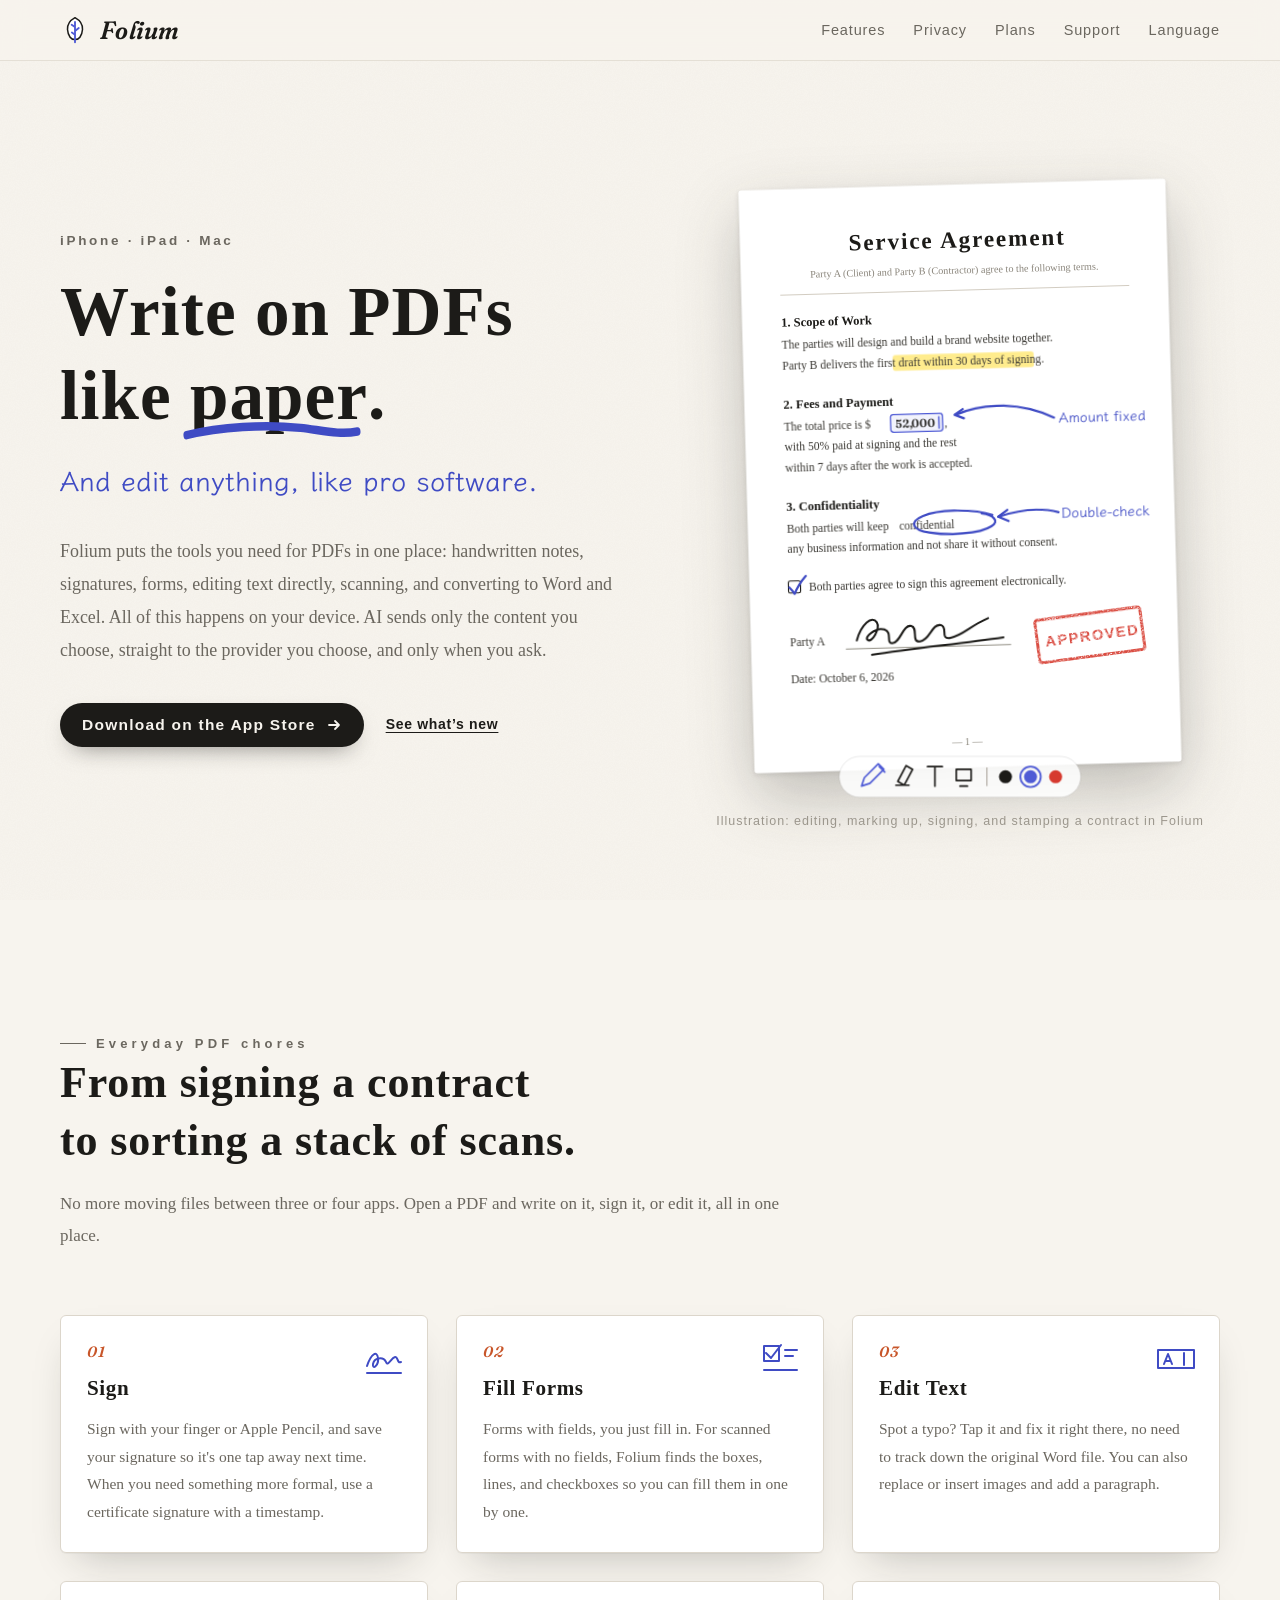
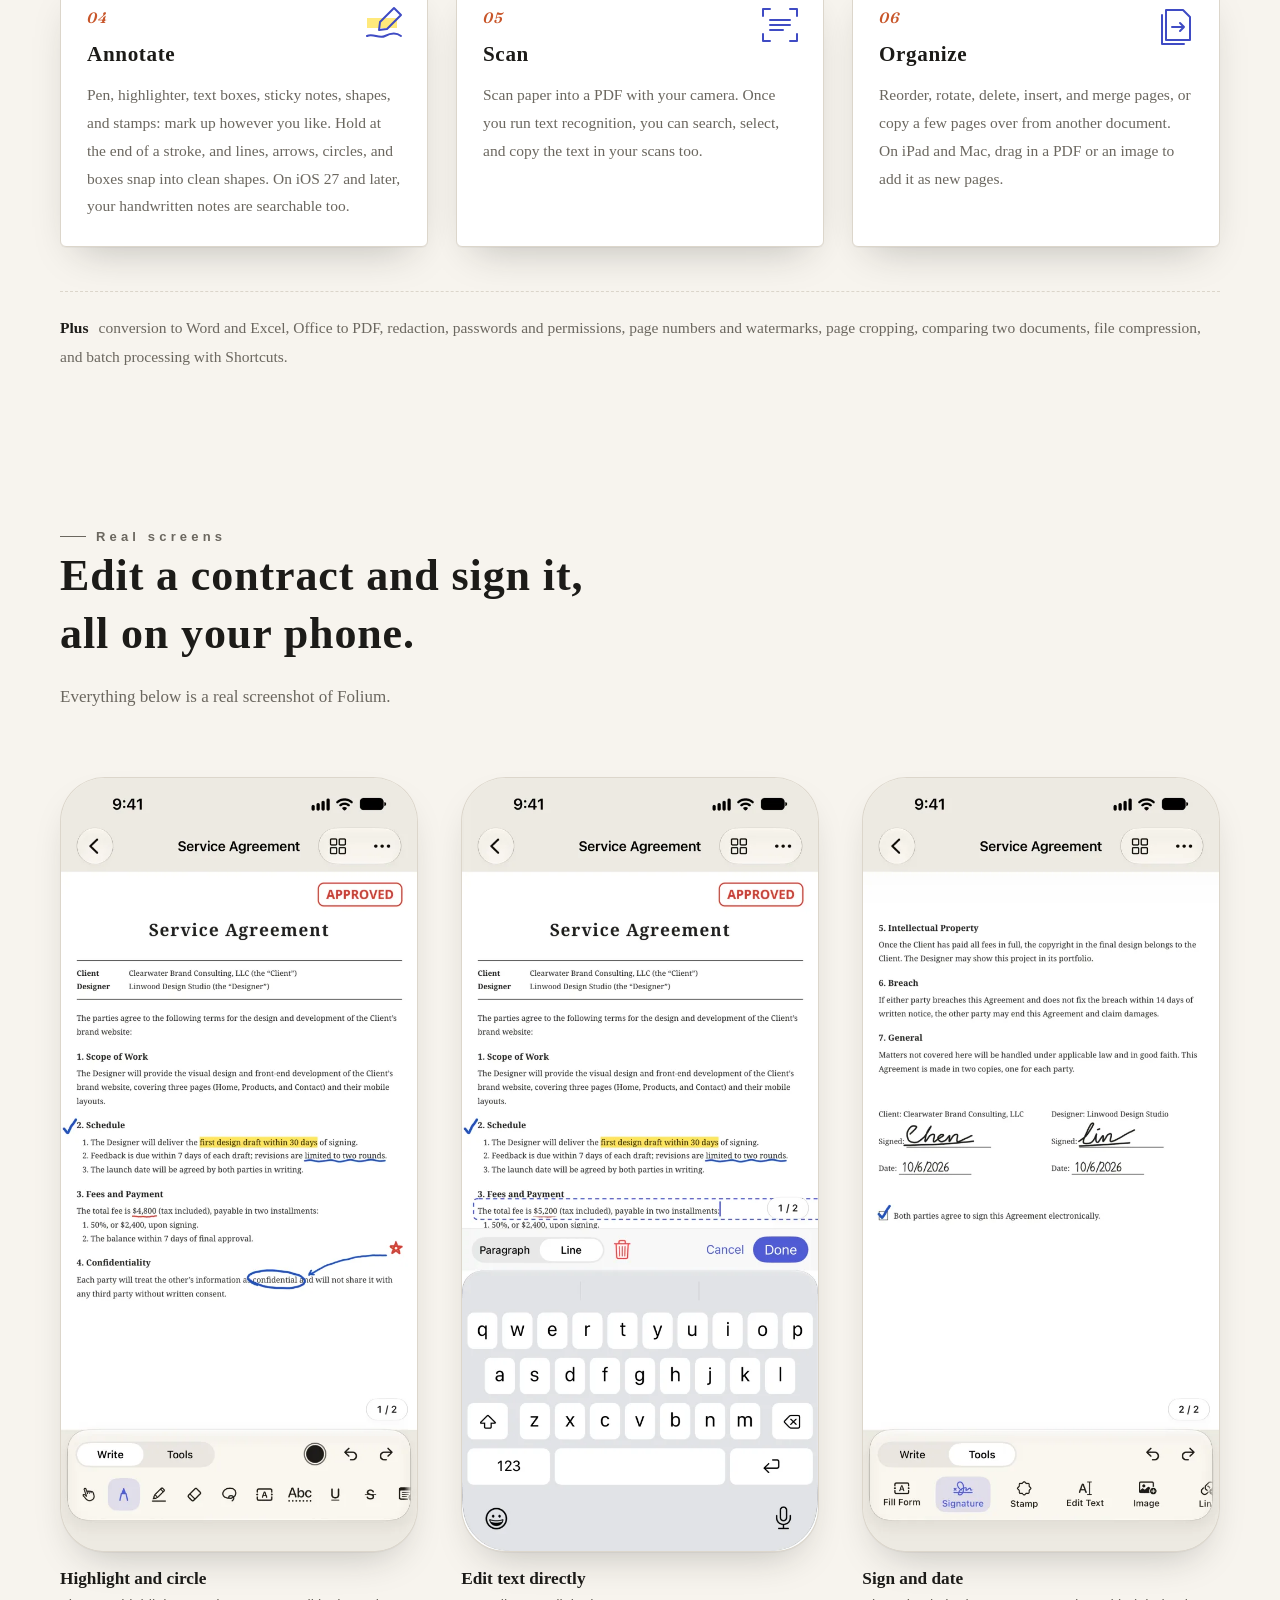
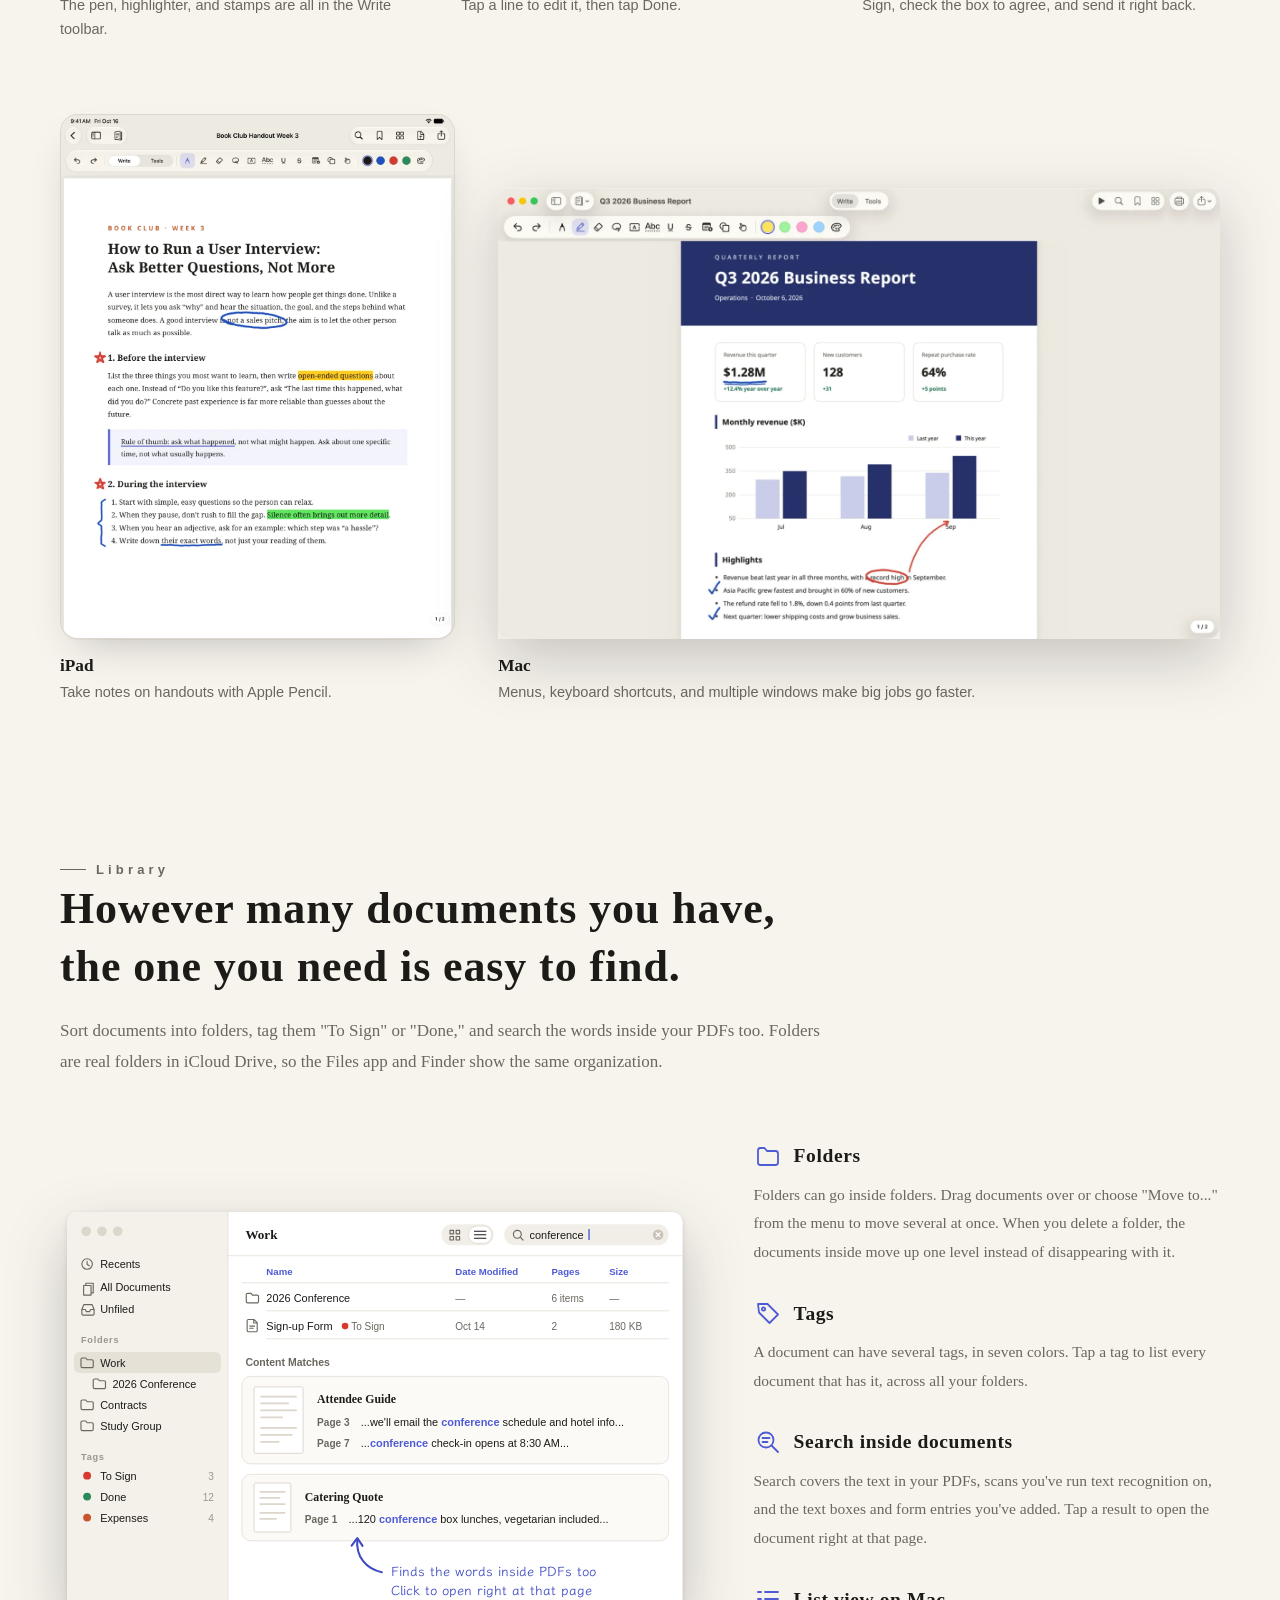
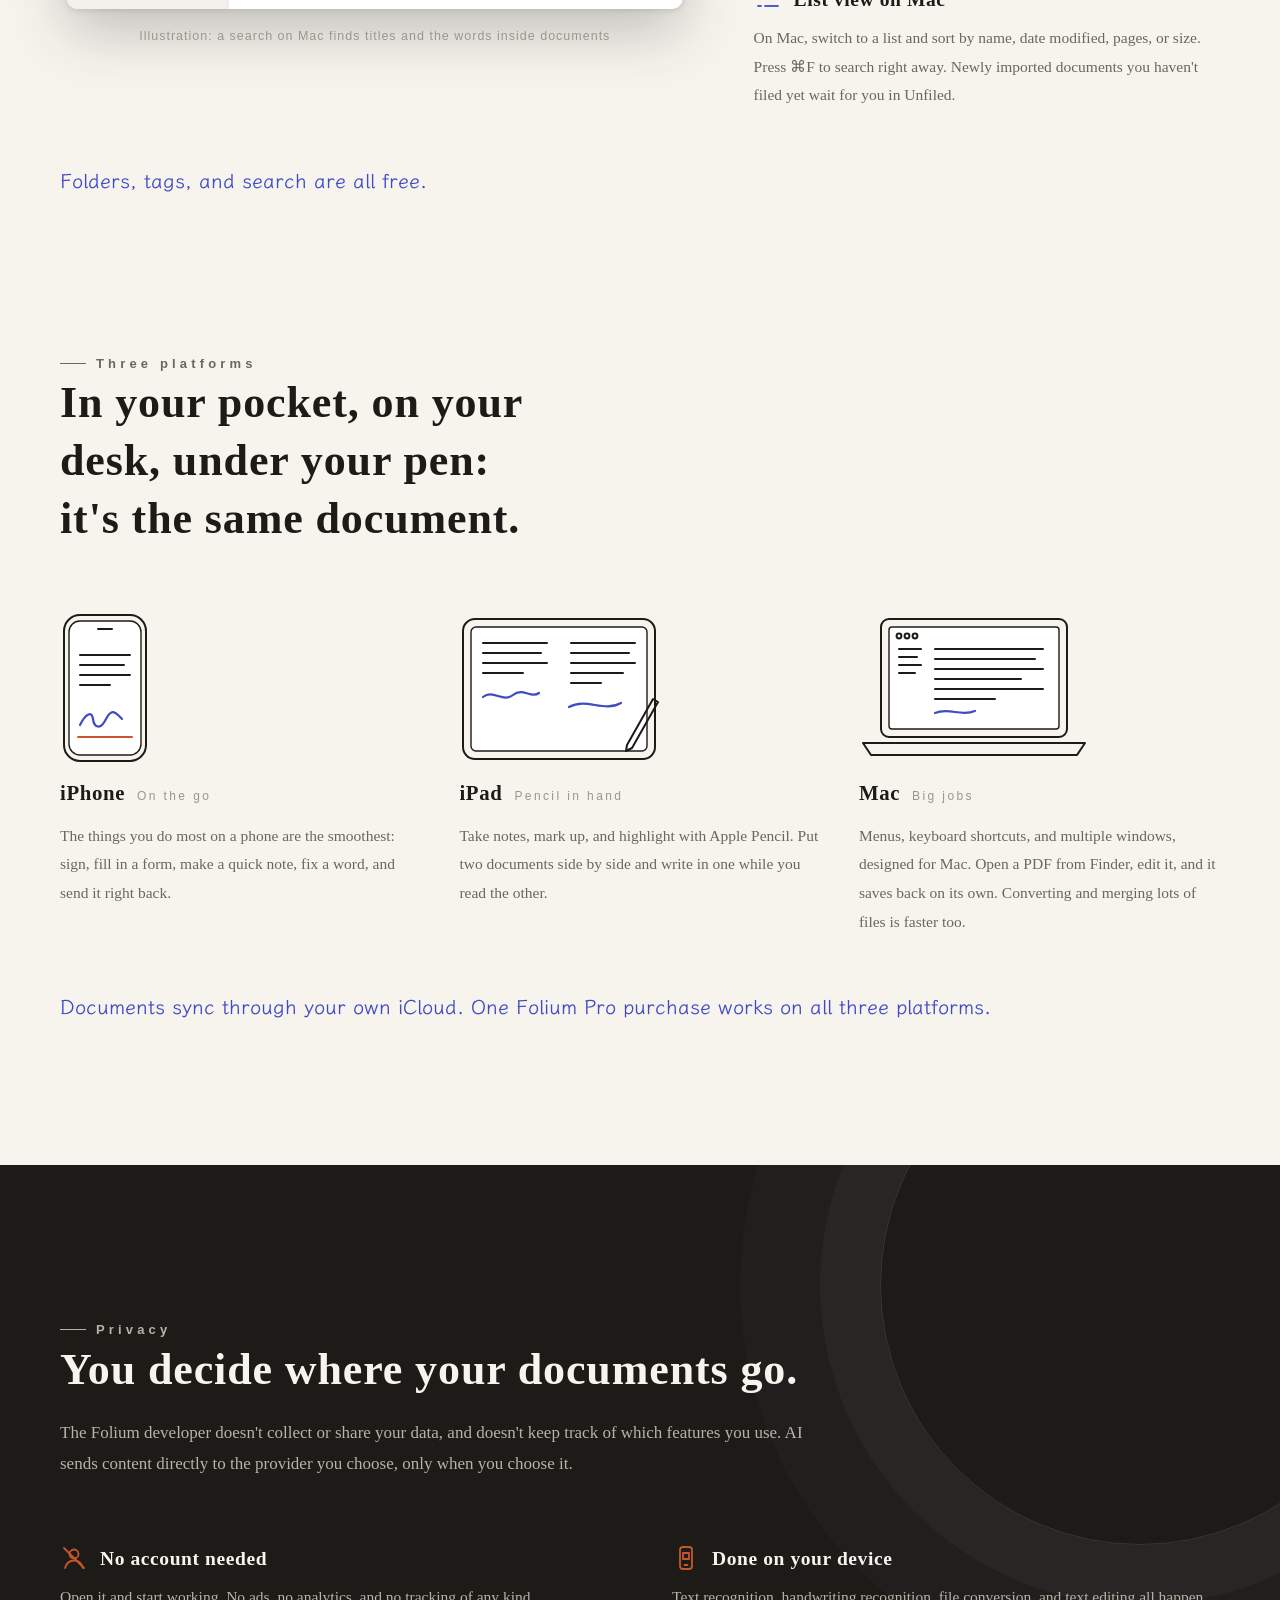
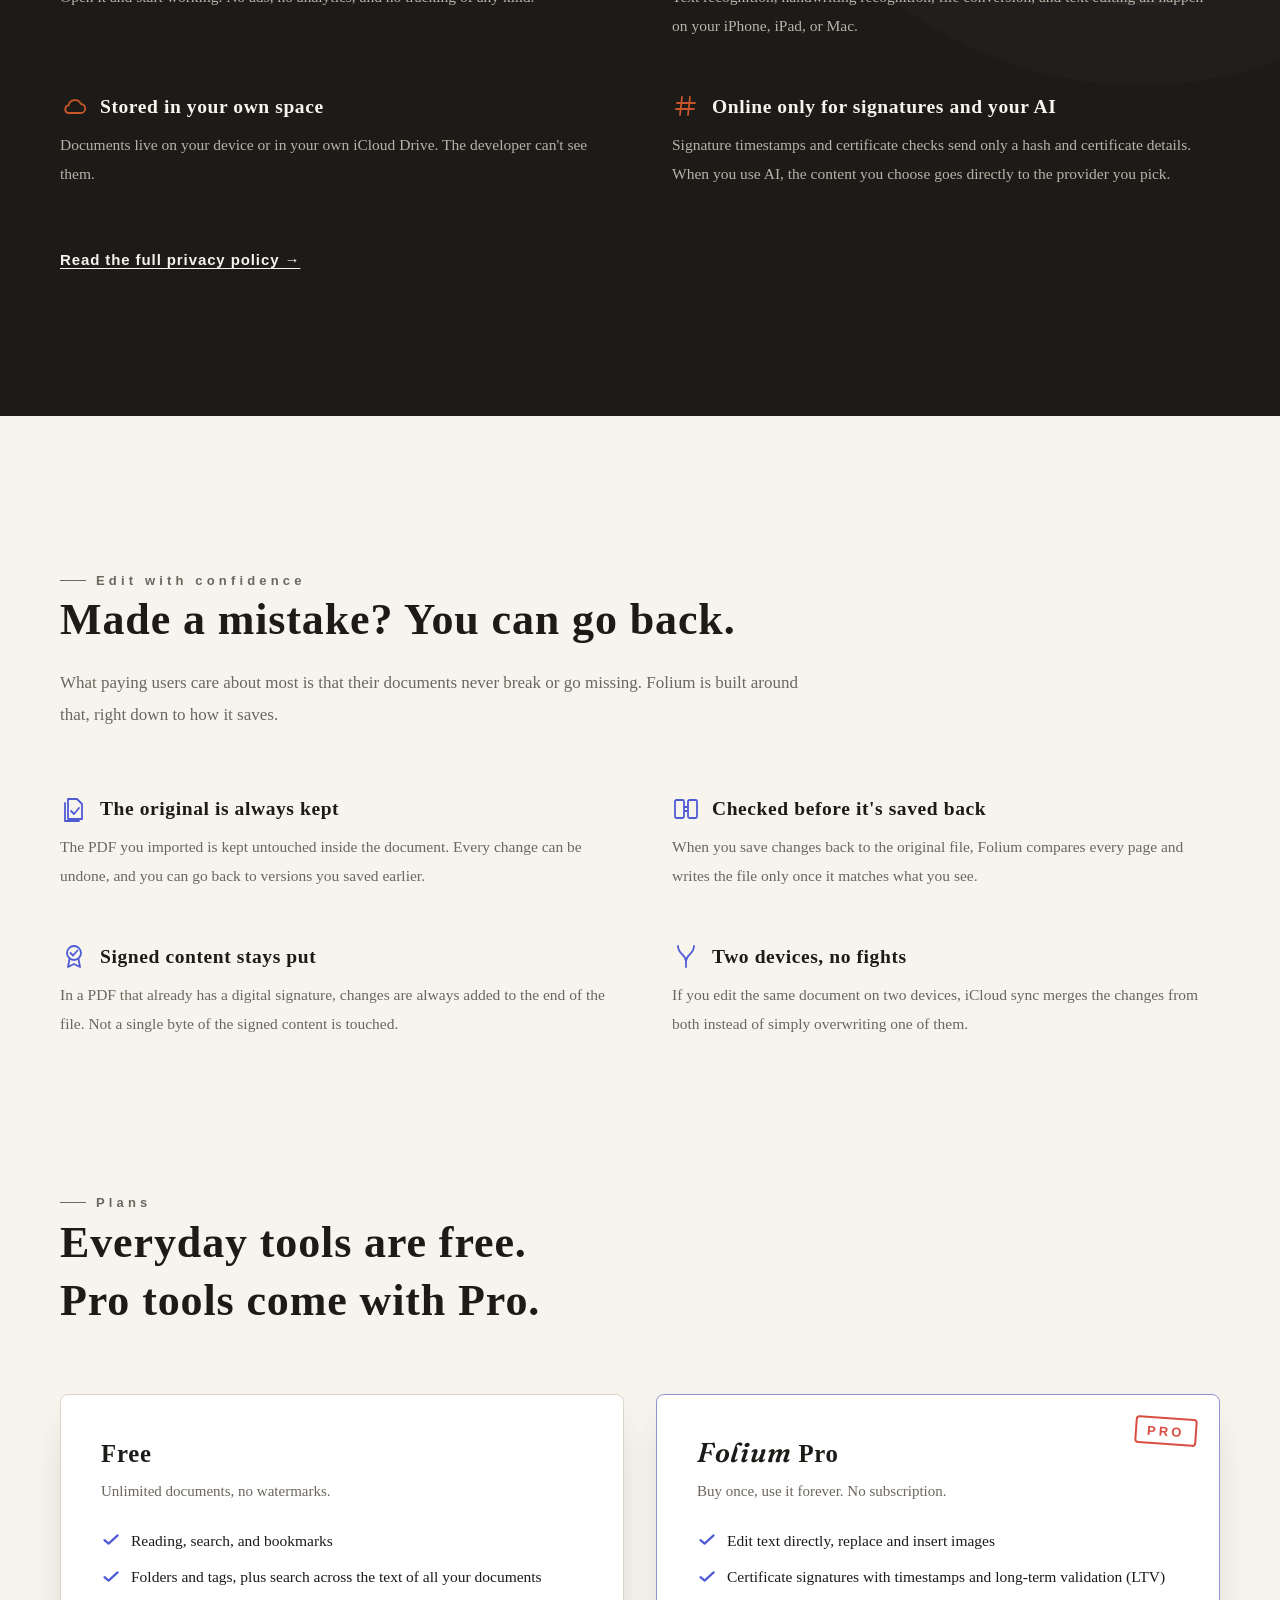
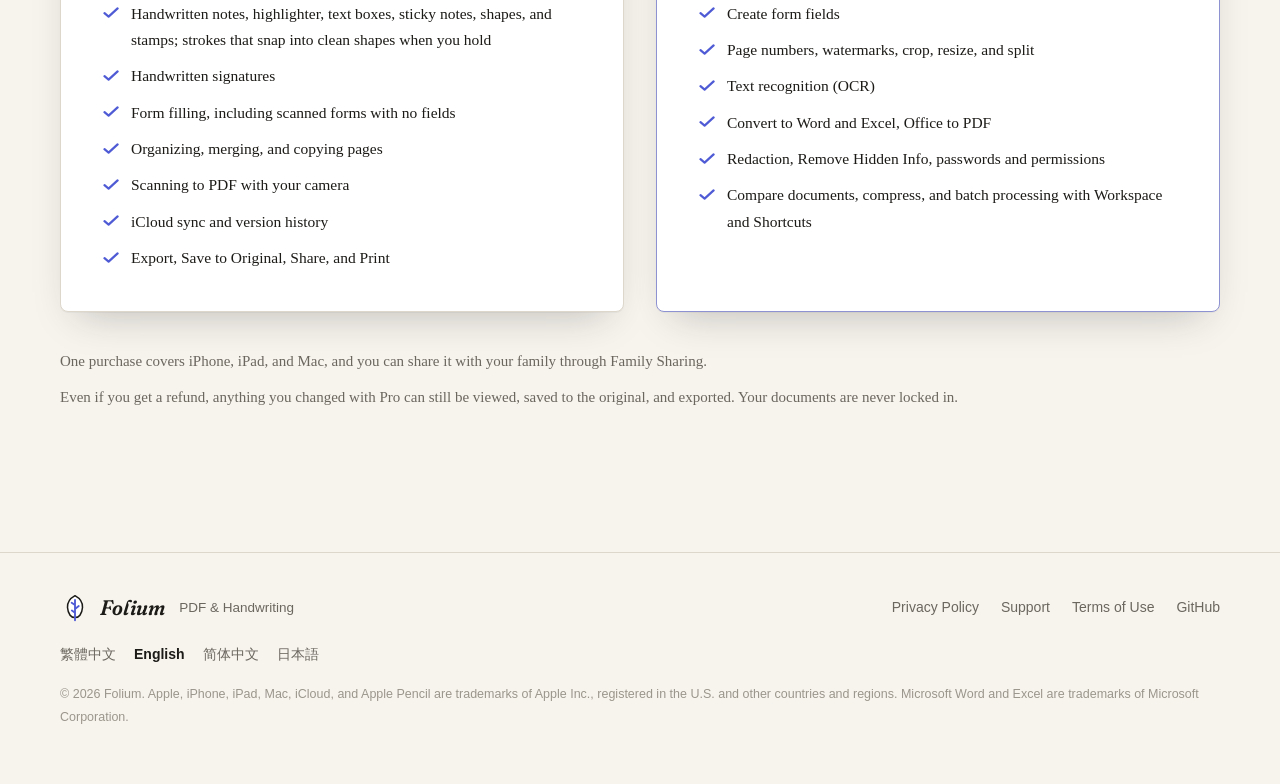
<file: en/index.html>
<!doctype html>
<html lang="en">
<head>
  <meta charset="utf-8">
  <meta name="viewport" content="width=device-width, initial-scale=1, viewport-fit=cover">
  <title>Folium | PDF and handwriting app for iPhone, iPad, and Mac</title>
  <meta name="description" content="Folium is a PDF workspace for iPhone, iPad, and Mac: handwritten notes, signatures, forms, direct text editing, scanning, and conversion to Word and Excel, all done on your device.">
  <link rel="alternate" hreflang="zh-Hant" href="https://chung223.github.io/folium/">
  <link rel="alternate" hreflang="en" href="https://chung223.github.io/folium/en/">
  <link rel="alternate" hreflang="zh-Hans" href="https://chung223.github.io/folium/zh-Hans/">
  <link rel="alternate" hreflang="ja" href="https://chung223.github.io/folium/ja/">
  <link rel="alternate" hreflang="x-default" href="https://chung223.github.io/folium/">
  <link rel="canonical" href="https://chung223.github.io/folium/en/">
  <meta name="theme-color" content="#F7F4EE" media="(prefers-color-scheme: light)">
  <meta name="theme-color" content="#171717" media="(prefers-color-scheme: dark)">
  <meta property="og:type" content="website">
  <meta property="og:site_name" content="Folium">
  <meta property="og:title" content="Folium | Write on PDFs like paper.">
  <meta property="og:description" content="A PDF workspace for iPhone, iPad, and Mac: handwriting, signing, forms, text editing, scanning, and conversion, all on your device.">
  <meta property="og:url" content="https://chung223.github.io/folium/en/">
  <meta property="og:image" content="https://chung223.github.io/folium/assets/og-en.png">
  <meta property="og:locale" content="en_US">
  <meta property="og:locale:alternate" content="zh_TW">
  <meta name="twitter:card" content="summary_large_image">
  <link rel="icon" href="../assets/favicon.svg" type="image/svg+xml">
  <link rel="icon" href="../assets/favicon-64.png" sizes="64x64" type="image/png">
  <link rel="apple-touch-icon" href="../assets/apple-touch-icon.png">
  <link rel="preconnect" href="https://fonts.googleapis.com">
  <link rel="preconnect" href="https://fonts.gstatic.com" crossorigin>
  <link rel="stylesheet" href="https://fonts.googleapis.com/css2?family=Fraunces:ital,opsz,wght@1,9..144,500..700&family=LXGW+WenKai+TC:wght@400&family=Noto+Serif+TC:wght@400;700;800&display=swap">
  <link rel="stylesheet" href="../assets/site.css">
</head>
<body>
<a class="skip" href="#main">Skip to main content</a>

<header class="masthead">
  <div class="wrap">
    <a class="brand" href="./" aria-label="Folium home">
      <svg viewBox="0 0 1024 1024" aria-hidden="true"><path d="M512 92C360 176 246 324 256 496c7 116 42 196 88 262 40 56 104 82 168 82s128-26 168-82c46-66 81-146 88-262 10-172-104-320-256-404Z" fill="var(--sheet)" stroke="var(--ink)" stroke-width="52" stroke-linejoin="round"/><path d="M512 236v694M398 332l114 80M640 446l-128 98M406 600l106 74" fill="none" stroke="var(--indigo)" stroke-width="64" stroke-linecap="round"/></svg>
      <span class="wordmark">Folium</span>
    </a>
    <nav class="nav" aria-label="Main menu">
      <a href="#features">Features</a>
      <a class="wide" href="#privacy">Privacy</a>
      <a class="wide" href="#plans">Plans</a>
      <a href="support/">Support</a>
      <a href="#languages">Language</a>
    </nav>
  </div>
</header>

<main id="main">

<section class="hero">
  <div class="wrap">
    <div class="hero-copy">
      <p class="kicker rise" style="--at:.05s">iPhone · iPad · Mac</p>
      <h1 class="rise" style="--at:.12s">Write on PDFs<br>like <span class="stroke">paper<svg viewBox="0 0 200 24" preserveAspectRatio="none" aria-hidden="true"><path class="draw" pathLength="1" style="--at:.9s;--d:.6s" d="M4 15C42 8 92 6 132 9c24 2 44 6 64 3"/></svg></span>.</h1>
      <p class="margin-line rise" style="--at:1.3s">And edit anything, like pro software.</p>
      <p class="lede rise" style="--at:.3s">Folium puts the tools you need for PDFs in one place: handwritten notes, signatures, forms, editing text directly, scanning, and converting to Word and Excel. All of this happens on your device. AI sends only the content you choose, straight to the provider you choose, and only when you ask.</p>
      <div class="cta rise" style="--at:.45s">
        <a class="button" href="https://apps.apple.com/app/id6819547697">Download on the App Store<svg viewBox="0 0 16 16" aria-hidden="true"><path d="M3 8h10M9 4l4 4-4 4" fill="none" stroke="currentColor" stroke-width="1.8" stroke-linecap="round" stroke-linejoin="round"/></svg></a>
        <span class="soon"><a href="#whats-new">See what’s new</a></span>
      </div>
    </div>

    <figure class="hero-art rise" style="--at:.15s">
      <svg viewBox="0 0 560 700" role="img" aria-labelledby="art-title">
        <title id="art-title">A page of a contract with a highlighted phrase, a corrected amount, a circled clause, a checked consent box, a handwritten signature, and an APPROVED stamp.</title>
        <defs>
          <filter id="stamp-ink" x="-5%" y="-5%" width="110%" height="110%">
            <feTurbulence type="fractalNoise" baseFrequency="1.7" numOctaves="2" seed="11" result="noise"/>
            <feColorMatrix in="noise" type="matrix" values="0 0 0 0 0  0 0 0 0 0  0 0 0 0 0  0 0 0 -3 2.45" result="mask"/>
            <feComposite in="SourceGraphic" in2="mask" operator="in"/>
          </filter>
        </defs>
        <g transform="rotate(-1.6 280 350)">
          <g class="doc-shadow"><rect class="doc-sheet" x="50" y="36" width="460" height="628" rx="3"/></g>

          <text class="doc-title" x="284" y="104" text-anchor="middle" style="letter-spacing:2px">Service Agreement</text>
          <text class="doc-s" x="280" y="132" text-anchor="middle">Party A (Client) and Party B (Contractor) agree to the following terms.</text>
          <line class="doc-rule" x1="92" y1="150" x2="468" y2="150"/>

          <text class="doc-h" x="92" y="184">1. Scope of Work</text>
          <rect class="marker swipe" style="--at:.95s" x="211" y="218" width="152" height="17" rx="3"/>
          <text class="doc-t" x="92" y="208">The parties will design and build a brand website together.</text>
          <text class="doc-t" x="92" y="230">Party B delivers the first draft within 30 days of signing.</text>

          <text class="doc-h" x="92" y="272">2. Fees and Payment</text>
          <text class="doc-t" x="92" y="296">The total price is $</text>
          <g class="appear" style="--at:1.4s">
            <rect class="edit-box" x="207" y="282" width="56" height="19" rx="3"/>
            <text class="doc-num" x="212" y="296" textLength="43" lengthAdjust="spacingAndGlyphs">52,000</text>
          </g>
          <line class="caret blink" style="--at:1.6s" x1="259" y1="285" x2="259" y2="298.5"/>
          <text class="doc-t" x="265" y="296">,</text>
          <text class="doc-t" x="92" y="318">with 50% paid at signing and the rest</text>
          <text class="doc-t" x="92" y="340">within 7 days after the work is accepted.</text>
          <path class="pen draw" pathLength="1" style="--at:1.75s;--d:.45s" d="M383 290c-34-17-74-19-106-6"/>
          <path class="pen draw" pathLength="1" style="--at:2.15s;--d:.2s" d="M285 278l-9 6 10 4"/>
          <text class="doc-note appear" style="--at:2.2s" x="388" y="296">Amount fixed</text>

          <text class="doc-h" x="92" y="382">3. Confidentiality</text>
          <text class="doc-t" x="92" y="406">Both parties will keep <tspan dx="8">confidential</tspan></text>
          <text class="doc-t" x="92" y="428">any business information and not share it without consent.</text>
          <path class="pen draw" pathLength="1" style="--at:2.5s;--d:.6s" d="M313.7 393c-18.1 -7 -56.8 -8 -74.8 -1 -15.5 6 -11.6 15 6.5 18 19.4 4 54.2 3 67.1 -5 9 -5 2.6 -12 -10.3 -14"/>
          <path class="pen draw" pathLength="1" style="--at:3.05s;--d:.4s" d="M385 392c-19-6-40-4-65 3"/>
          <path class="pen draw" pathLength="1" style="--at:3.4s;--d:.2s" d="M330 388l-10 7 11 5"/>
          <text class="doc-note appear" style="--at:3.45s" x="388" y="398">Double-check</text>

          <rect x="92" y="458" width="13" height="13" rx="2" fill="none" stroke="#1C1B18" stroke-width="1.2"/>
          <text class="doc-t" x="114" y="469.5">Both parties agree to sign this agreement electronically.</text>
          <path class="pen draw" pathLength="1" style="--at:3.85s;--d:.35s" d="M93 465c2 2 4 4 5.5 7 3-7 7-13 12.5-19"/>

          <text class="doc-t" x="92" y="528">Party A</text>
          <line x1="152" y1="533" x2="330" y2="533" stroke="#8A857B" stroke-width="1"/>
          <path class="ink-pen draw" pathLength="1" style="--at:4.25s;--d:1.3s" d="M164 524c5-17 17-27 22-19 4 7-6 22-10 19-5-3 9-14 18-11 9 3 1 15 8 15 9 0 12-20 21-18 8 2-1 18 9 17 11-1 13-19 23-17 8 2-2 16 10 14 13-2 21-12 41-20"/>
          <path class="ink-pen draw" pathLength="1" style="--at:5.5s;--d:.35s" d="M180 540c44-6 92-9 142-15"/>
          <text class="doc-t" x="92" y="568">Date: October 6, 2026</text>

          <g class="seal stamp" style="--at:5.95s" filter="url(#stamp-ink)">
            <rect x="358" y="502" width="114" height="46" rx="3"/>
            <text x="417.5" y="531" text-anchor="middle" style="font-size:16px;letter-spacing:1.5px">APPROVED</text>
          </g>

          <text class="doc-s" x="280" y="640" text-anchor="middle">— 1 —</text>
        </g>

        <g class="dock appear" style="--at:.7s">
          <rect class="capsule" x="150" y="652" width="260" height="44" rx="22"/>
          <path class="tool active" d="M174 684l3-9 15-15 6 6-15 15-9 3Zm19-21 6 6"/>
          <path class="tool" d="M211 683h14M213 679l9-17 7 4-9 17Z"/>
          <path class="tool" d="M245 663h16M253 663v21"/>
          <path class="tool" d="M276 666h16v12h-16ZM280 684h8"/>
          <line x1="309" y1="664" x2="309" y2="684" stroke="#9B968C" stroke-width="1"/>
          <circle cx="329" cy="674" r="7" fill="#1C1B18"/>
          <circle cx="356" cy="674" r="7" fill="#4F5BD5"/>
          <circle class="chip-on" cx="356" cy="674" r="11"/>
          <circle cx="383" cy="674" r="7" fill="#D63A2F"/>
        </g>
      </svg>
      <figcaption>Illustration: editing, marking up, signing, and stamping a contract in Folium</figcaption>
    </figure>
  </div>
</section>

<section class="section" id="features">
  <div class="wrap">
    <div class="section-head reveal">
      <p class="eyebrow">Everyday PDF chores</p>
      <h2>From signing a contract<br>to sorting a stack of scans.</h2>
      <p>No more moving files between three or four apps. Open a PDF and write on it, sign it, or edit it, all in one place.</p>
    </div>
    <div class="chores">
      <article class="card reveal">
        <svg class="doodle" viewBox="0 0 46 46" aria-hidden="true"><path d="M6 30c4-12 10-16 11-8s-6 12-5 6 10-8 13-2c2 5 5-4 9-5 3-1 2 7 6 5"/><path d="M6 37h34"/></svg>
        <span class="no">01</span>
        <h3>Sign</h3>
        <p>Sign with your finger or Apple Pencil, and save your signature so it's one tap away next time. When you need something more formal, use a certificate signature with a timestamp.</p>
      </article>
      <article class="card reveal">
        <svg class="doodle" viewBox="0 0 46 46" aria-hidden="true"><path d="M7 10h15v15H7z"/><path d="M9 17l5 5 10-13"/><path d="M28 14h12M28 20h8M7 34h33"/></svg>
        <span class="no">02</span>
        <h3>Fill Forms</h3>
        <p>Forms with fields, you just fill in. For scanned forms with no fields, Folium finds the boxes, lines, and checkboxes so you can fill them in one by one.</p>
      </article>
      <article class="card reveal">
        <svg class="doodle" viewBox="0 0 46 46" aria-hidden="true"><path d="M5 14h36v18H5z"/><path d="M31 17v12"/><path d="M11 28l4-10 4 10M12.5 25h5"/></svg>
        <span class="no">03</span>
        <h3>Edit Text</h3>
        <p>Spot a typo? Tap it and fix it right there, no need to track down the original Word file. You can also replace or insert images and add a paragraph.</p>
      </article>
      <article class="card reveal">
        <svg class="doodle" viewBox="0 0 46 46" aria-hidden="true"><path class="fill" d="M6 16h30v10H6z"/><path d="M6 34c6-3 12 3 18 0s12-3 16 0"/><path d="M33 6l7 7-14 14-8 1 1-8z"/></svg>
        <span class="no">04</span>
        <h3>Annotate</h3>
        <p>Pen, highlighter, text boxes, sticky notes, shapes, and stamps: mark up however you like. Hold at the end of a stroke, and lines, arrows, circles, and boxes snap into clean shapes. On iOS 27 and later, your handwritten notes are searchable too.</p>
      </article>
      <article class="card reveal">
        <svg class="doodle" viewBox="0 0 46 46" aria-hidden="true"><path d="M6 14V7h7M33 7h7v7M40 32v7h-7M13 39H6v-7"/><path d="M13 18h20M13 23h20M13 28h13"/></svg>
        <span class="no">05</span>
        <h3>Scan</h3>
        <p>Scan paper into a PDF with your camera. Once you run text recognition, you can search, select, and copy the text in your scans too.</p>
      </article>
      <article class="card reveal">
        <svg class="doodle" viewBox="0 0 46 46" aria-hidden="true"><path d="M13 8h17l7 7v23H13z"/><path d="M9 13v29h22"/><path d="M19 25h12M27 21l4 4-4 4"/></svg>
        <span class="no">06</span>
        <h3>Organize</h3>
        <p>Reorder, rotate, delete, insert, and merge pages, or copy a few pages over from another document. On iPad and Mac, drag in a PDF or an image to add it as new pages.</p>
      </article>
    </div>
    <p class="more reveal"><b>Plus</b> conversion to Word and Excel, Office to PDF, redaction, passwords and permissions, page numbers and watermarks, page cropping, comparing two documents, file compression, and batch processing with Shortcuts.</p>
  </div>
</section>

<section class="section screens" id="screens" style="padding-top:0">
  <div class="wrap">
    <div class="section-head reveal">
      <p class="eyebrow">Real screens</p>
      <h2>Edit a contract and sign it,<br>all on your phone.</h2>
      <p>Everything below is a real screenshot of Folium.</p>
    </div>
    <div class="phones">
      <figure class="phone reveal">
        <img src="../assets/screens/en/iphone-contract.webp" width="640" height="1391" loading="lazy" alt="A contract on iPhone with a highlighted phrase, a circled clause, a check mark, and an APPROVED stamp">
        <figcaption><b>Highlight and circle</b>The pen, highlighter, and stamps are all in the Write toolbar.</figcaption>
      </figure>
      <figure class="phone reveal">
        <img src="../assets/screens/en/iphone-edit.webp" width="640" height="1391" loading="lazy" alt="Editing a line of a contract directly on iPhone, changing the fee to $5,200">
        <figcaption><b>Edit text directly</b>Tap a line to edit it, then tap Done.</figcaption>
      </figure>
      <figure class="phone reveal">
        <img src="../assets/screens/en/iphone-sign.webp" width="640" height="1391" loading="lazy" alt="Page 2 of a contract on iPhone with both parties' signatures, the dates, and a checked box">
        <figcaption><b>Sign and date</b>Sign, check the box to agree, and send it right back.</figcaption>
      </figure>
    </div>
    <div class="bigs">
      <figure class="tablet reveal">
        <img src="../assets/screens/en/ipad-handout.webp" width="1100" height="1467" loading="lazy" alt="A book club handout on iPad with a circled phrase, stars, underlines, and highlights">
        <figcaption><b>iPad</b>Take notes on handouts with Apple Pencil.</figcaption>
      </figure>
      <figure class="mac reveal">
        <img src="../assets/screens/en/mac-report.webp" width="1600" height="1000" loading="lazy" alt="A Folium window on Mac showing a quarterly business report with markup">
        <figcaption><b>Mac</b>Menus, keyboard shortcuts, and multiple windows make big jobs go faster.</figcaption>
      </figure>
    </div>
  </div>
</section>

<section class="section library" id="library" style="padding-top:0">
  <div class="wrap">
    <div class="section-head reveal">
      <p class="eyebrow">Library</p>
      <h2>However many documents you have,<br>the one you need is easy to find.</h2>
      <p>Sort documents into folders, tag them "To Sign" or "Done," and search the words inside your PDFs too. Folders are real folders in iCloud Drive, so the Files app and Finder show the same organization.</p>
    </div>
    <div class="library-grid">
      <figure class="library-art reveal">
        <svg viewBox="0 0 720 470" role="img" aria-labelledby="lib-title">
          <title id="lib-title">The Folium Library on Mac: folders and tags on the left. On the right, a search for "conference" in the Work folder lists a folder and a document whose titles match, followed by pages that mention the conference in their text.</title>
          <defs>
            <clipPath id="lib-clip"><rect x="8" y="8" width="704" height="454" rx="12"/></clipPath>
            <path id="lib-folder" d="M0 2.5v8A1.5 1.5 0 0 0 1.5 12h11a1.5 1.5 0 0 0 1.5-1.5v-6A1.5 1.5 0 0 0 12.5 3H7L5.5 1h-4A1.5 1.5 0 0 0 0 2.5Z"/>
            <path id="lib-file" d="M1.5 0H8l3.5 3.5v9A1.5 1.5 0 0 1 10 14H1.5A1.5 1.5 0 0 1 0 12.5v-11A1.5 1.5 0 0 1 1.5 0ZM7.5 0v4h4M3 7.5h5.5M3 10h4"/>
          </defs>
          <g class="doc-shadow"><rect class="lib-window" x="8" y="8" width="704" height="454" rx="12"/></g>
          <g clip-path="url(#lib-clip)">
            <rect class="lib-side" x="8" y="8" width="184" height="454"/>
            <line class="lib-line" x1="192" y1="8" x2="192" y2="462"/>
            <line class="lib-line" x1="192" y1="58" x2="712" y2="58"/>
          </g>
          <circle class="lib-light" cx="30" cy="30" r="5.5"/><circle class="lib-light" cx="48" cy="30" r="5.5"/><circle class="lib-light" cx="66" cy="30" r="5.5"/>

          <!-- Sidebar -->
          <circle class="lib-icon" cx="31" cy="67.5" r="6"/><path class="lib-icon" d="M31 64.5v3.5l2.5 1.5"/>
          <text class="lib-t" x="46" y="72">Recents</text>
          <path class="lib-icon" d="M27 92h8.5v11H27zM29.5 92v-2.5H38v11h-2.5"/>
          <text class="lib-t" x="46" y="98">All Documents</text>
          <path class="lib-icon" d="M25 119.5h3.8l1.4 2.4h3.6l1.4-2.4H39v5a1.5 1.5 0 0 1-1.5 1.5h-11A1.5 1.5 0 0 1 25 124.5zM25 119.5l2.2-5.5h9.6l2.2 5.5"/>
          <text class="lib-t" x="46" y="124">Unfiled</text>

          <text class="lib-h" x="24" y="158">Folders</text>
          <rect class="lib-sel" x="16" y="168" width="168" height="24" rx="6"/>
          <use class="lib-icon" href="#lib-folder" x="24" y="174"/><text class="lib-t" x="46" y="185">Work</text>
          <use class="lib-icon" href="#lib-folder" x="38" y="198"/><text class="lib-t" x="60" y="209">2026 Conference</text>
          <use class="lib-icon" href="#lib-folder" x="24" y="222"/><text class="lib-t" x="46" y="233">Contracts</text>
          <use class="lib-icon" href="#lib-folder" x="24" y="246"/><text class="lib-t" x="46" y="257">Study Group</text>

          <text class="lib-h" x="24" y="292">Tags</text>
          <circle class="lib-red" cx="31" cy="309.5" r="4.5"/><text class="lib-t" x="46" y="314">To Sign</text><text class="lib-n" x="176" y="314" text-anchor="end">3</text>
          <circle class="lib-green" cx="31" cy="333.5" r="4.5"/><text class="lib-t" x="46" y="338">Done</text><text class="lib-n" x="176" y="338" text-anchor="end">12</text>
          <circle class="lib-orange" cx="31" cy="357.5" r="4.5"/><text class="lib-t" x="46" y="362">Expenses</text><text class="lib-n" x="176" y="362" text-anchor="end">4</text>

          <!-- Toolbar -->
          <text class="lib-title" x="212" y="39">Work</text>
          <rect class="lib-field" x="436" y="22" width="60" height="24" rx="12"/>
          <rect class="lib-seg" x="467" y="24" width="27" height="20" rx="10"/>
          <path class="lib-icon" d="M446 29h4v4h-4zM453 29h4v4h-4zM446 36h4v4h-4zM453 36h4v4h-4z"/>
          <path class="lib-icon on" d="M474 30h13M474 34h13M474 38h13"/>
          <rect class="lib-field" x="508" y="22" width="188" height="24" rx="12"/>
          <circle class="lib-icon" cx="523" cy="33.5" r="4.5"/><path class="lib-icon" d="M526.4 36.9l3.2 3.2"/>
          <text class="lib-t" x="537" y="38.5">conference</text>
          <line class="caret blink" x1="605" y1="27.5" x2="605" y2="40"/>
          <circle class="lib-clear" cx="684" cy="34" r="6"/><path class="lib-x" d="M681.8 31.8l4.4 4.4M686.2 31.8l-4.4 4.4"/>

          <!-- Title matches: list -->
          <text class="lib-col" x="236" y="80">Name</text><text class="lib-col" x="452" y="80">Date Modified</text><text class="lib-col" x="562" y="80">Pages</text><text class="lib-col" x="628" y="80">Size</text>
          <line class="lib-line" x1="208" y1="89" x2="696" y2="89"/>
          <use class="lib-icon" href="#lib-folder" x="213" y="100"/><text class="lib-t" x="236" y="111">2026 Conference</text>
          <text class="lib-s" x="452" y="111">—</text><text class="lib-s" x="562" y="111">6 items</text><text class="lib-s" x="628" y="111">—</text>
          <line class="lib-line" x1="236" y1="121" x2="696" y2="121"/>
          <use class="lib-icon" href="#lib-file" x="214" y="131"/><text class="lib-t" x="236" y="143">Sign-up Form</text>
          <circle class="lib-red" cx="326" cy="138.5" r="3.8"/><text class="lib-s" x="333" y="142.5">To Sign</text>
          <text class="lib-s" x="452" y="143">Oct 14</text><text class="lib-s" x="562" y="143">2</text><text class="lib-s" x="628" y="143">180 KB</text>
          <line class="lib-line" x1="236" y1="153" x2="696" y2="153"/>

          <!-- Content matches -->
          <text class="lib-sec" x="212" y="184">Content Matches</text>
          <rect class="lib-card" x="208" y="196" width="488" height="100" rx="10"/>
          <rect class="lib-thumb" x="222" y="208" width="56" height="76" rx="2"/>
          <path class="lib-thumb-line" d="M230 219h40M230 227h31M230 235h40M230 243h24M230 255h40M230 263h35M230 271h20"/>
          <text class="lib-doc" x="294" y="227">Attendee Guide</text>
          <text class="lib-page" x="294" y="253">Page 3</text>
          <text class="lib-t" x="344" y="253">...we'll email the <tspan class="lib-hit">conference</tspan> schedule and hotel info...</text>
          <text class="lib-page" x="294" y="277">Page 7</text>
          <text class="lib-t" x="344" y="277">...<tspan class="lib-hit">conference</tspan> check-in opens at 8:30 AM...</text>

          <rect class="lib-card" x="208" y="308" width="488" height="76" rx="10"/>
          <rect class="lib-thumb" x="222" y="318" width="42" height="56" rx="2"/>
          <path class="lib-thumb-line" d="M229 328h28M229 335h22M229 342h28M229 352h28M229 359h18"/>
          <text class="lib-doc" x="280" y="338">Catering Quote</text>
          <text class="lib-page" x="280" y="364">Page 1</text>
          <text class="lib-t" x="330" y="364">...120 <tspan class="lib-hit">conference</tspan> box lunches, vegetarian included...</text>

          <path class="pen" d="M368 420c-18-4-30-18-28-38"/>
          <path class="pen" d="M333.5 389.5l6.5-8.5 6 8.8"/>
          <text class="doc-note" x="378" y="424">Finds the words inside PDFs too</text>
          <text class="doc-note" x="378" y="446">Click to open right at that page</text>
        </svg>
        <figcaption>Illustration: a search on Mac finds titles and the words inside documents</figcaption>
      </figure>
      <div class="points">
        <div class="point reveal">
          <h3><svg viewBox="0 0 28 28" aria-hidden="true"><path d="M4 8.5v12A2.5 2.5 0 0 0 6.5 23h15a2.5 2.5 0 0 0 2.5-2.5v-9A2.5 2.5 0 0 0 21.5 9H13l-2.5-3h-4A2.5 2.5 0 0 0 4 8.5z"/></svg>Folders</h3>
          <p>Folders can go inside folders. Drag documents over or choose "Move to..." from the menu to move several at once. When you delete a folder, the documents inside move up one level instead of disappearing with it.</p>
        </div>
        <div class="point reveal">
          <h3><svg viewBox="0 0 28 28" aria-hidden="true"><path d="M4 5h9.5L24 15.5 15.5 24 5 13.5z"/><circle cx="9.5" cy="10" r="1.6"/></svg>Tags</h3>
          <p>A document can have several tags, in seven colors. Tap a tag to list every document that has it, across all your folders.</p>
        </div>
        <div class="point reveal">
          <h3><svg viewBox="0 0 28 28" aria-hidden="true"><circle cx="12" cy="12" r="7.5"/><path d="M17.5 17.5L24 24M8.5 10h7M8.5 14h5"/></svg>Search inside documents</h3>
          <p>Search covers the text in your PDFs, scans you've run text recognition on, and the text boxes and form entries you've added. Tap a result to open the document right at that page.</p>
        </div>
        <div class="point reveal">
          <h3><svg viewBox="0 0 28 28" aria-hidden="true"><path d="M4 7h3M11 7h13M4 14h3M11 14h13M4 21h3M11 21h13"/></svg>List view on Mac</h3>
          <p>On Mac, switch to a list and sort by name, date modified, pages, or size. Press ⌘F to search right away. Newly imported documents you haven't filed yet wait for you in Unfiled.</p>
        </div>
      </div>
    </div>
    <p class="note-line reveal">Folders, tags, and search are all free.</p>
  </div>
</section>

<section class="section" id="devices" style="padding-top:0">
  <div class="wrap">
    <div class="section-head reveal">
      <p class="eyebrow">Three platforms</p>
      <h2>In your pocket, on your desk, under your pen:<br>it's the same document.</h2>
    </div>
    <div class="devices">
      <div class="device reveal">
        <div class="art"><svg viewBox="0 0 90 150" aria-hidden="true"><rect x="4" y="2" width="82" height="146" rx="16"/><rect class="screen" x="9" y="8" width="72" height="134" rx="11"/><path d="M38 16h14" stroke-width="5"/><path d="M20 42h50M20 52h44M20 62h50M20 72h30"/><path class="pen-line" d="M20 112c6-12 12-14 13-6s7 12 13 0 10-6 16 0"/><path class="accent" d="M18 124h54"/></svg></div>
        <h3>iPhone <small>On the go</small></h3>
        <p>The things you do most on a phone are the smoothest: sign, fill in a form, make a quick note, fix a word, and send it right back.</p>
      </div>
      <div class="device reveal">
        <div class="art"><svg viewBox="0 0 200 150" aria-hidden="true"><rect x="4" y="6" width="192" height="140" rx="12"/><rect class="screen" x="12" y="14" width="176" height="124" rx="5"/><path d="M24 30h64M24 40h58M24 50h64M24 60h40M112 30h64M112 40h58M112 50h64M112 60h52M112 70h30"/><path class="pen-line" d="M24 84c10-8 20 6 30-2s18 4 26-2"/><path class="pen-line" d="M110 94c18-10 34 6 52-4"/><path d="M168 132l26-46 5 3-26 46-6 3z"/></svg></div>
        <h3>iPad <small>Pencil in hand</small></h3>
        <p>Take notes, mark up, and highlight with Apple Pencil. Put two documents side by side and write in one while you read the other.</p>
      </div>
      <div class="device reveal">
        <div class="art"><svg viewBox="0 0 230 150" aria-hidden="true"><rect x="22" y="6" width="186" height="118" rx="8"/><rect class="screen" x="30" y="14" width="170" height="102" rx="3"/><path d="M4 130h222l-8 12H12z"/><circle cx="40" cy="23" r="2.4"/><circle cx="48" cy="23" r="2.4"/><circle cx="56" cy="23" r="2.4"/><path d="M40 36h22M40 44h18M40 52h22M40 60h16M76 36h108M76 46h100M76 56h108M76 66h86M76 76h108M76 86h60"/><path class="pen-line" d="M76 100c14-6 26 4 40-2"/></svg></div>
        <h3>Mac <small>Big jobs</small></h3>
        <p>Menus, keyboard shortcuts, and multiple windows, designed for Mac. Open a PDF from Finder, edit it, and it saves back on its own. Converting and merging lots of files is faster too.</p>
      </div>
    </div>
    <p class="note-line reveal">Documents sync through your own iCloud. One Folium Pro purchase works on all three platforms.</p>
  </div>
</section>

<section class="section band" id="privacy">
  <div class="wrap">
    <div class="section-head reveal">
      <p class="eyebrow">Privacy</p>
      <h2>You decide where your documents go.</h2>
      <p>The Folium developer doesn't collect or share your data, and doesn't keep track of which features you use. AI sends content directly to the provider you choose, only when you choose it.</p>
    </div>
    <div class="points">
      <div class="point reveal">
        <h3><svg viewBox="0 0 28 28" aria-hidden="true"><circle cx="14" cy="10" r="4.5"/><path d="M5 24c1.5-5 5-7.5 9-7.5s7.5 2.5 9 7.5"/><path d="M4 4l20 20"/></svg>No account needed</h3>
        <p>Open it and start working. No ads, no analytics, and no tracking of any kind.</p>
      </div>
      <div class="point reveal">
        <h3><svg viewBox="0 0 28 28" aria-hidden="true"><rect x="8" y="3" width="12" height="22" rx="3"/><path d="M11 9h6v6h-6zM12.5 21h3"/></svg>Done on your device</h3>
        <p>Text recognition, handwriting recognition, file conversion, and text editing all happen on your iPhone, iPad, or Mac.</p>
      </div>
      <div class="point reveal">
        <h3><svg viewBox="0 0 28 28" aria-hidden="true"><path d="M8 21h12.5a4.5 4.5 0 0 0 .4-9A6.5 6.5 0 0 0 8.6 13.4 3.9 3.9 0 0 0 8 21z"/></svg>Stored in your own space</h3>
        <p>Documents live on your device or in your own iCloud Drive. The developer can't see them.</p>
      </div>
      <div class="point reveal">
        <h3><svg viewBox="0 0 28 28" aria-hidden="true"><path d="M10 5L8 23M18 5l-2 18M5 11h18M4 17h18"/></svg>Online only for signatures and your AI</h3>
        <p>Signature timestamps and certificate checks send only a hash and certificate details. When you use AI, the content you choose goes directly to the provider you pick.</p>
      </div>
    </div>
    <p class="readmore reveal"><a href="../privacy/#english">Read the full privacy policy →</a></p>
  </div>
</section>

<section class="section safety" id="safety">
  <div class="wrap">
    <div class="section-head reveal">
      <p class="eyebrow">Edit with confidence</p>
      <h2>Made a mistake? You can go back.</h2>
      <p>What paying users care about most is that their documents never break or go missing. Folium is built around that, right down to how it saves.</p>
    </div>
    <div class="points">
      <div class="point reveal">
        <h3><svg viewBox="0 0 28 28" aria-hidden="true"><path d="M8 4h9l5 5v15H8z"/><path d="M5 8v18h14"/><path d="M11 16l3 3 5-6"/></svg>The original is always kept</h3>
        <p>The PDF you imported is kept untouched inside the document. Every change can be undone, and you can go back to versions you saved earlier.</p>
      </div>
      <div class="point reveal">
        <h3><svg viewBox="0 0 28 28" aria-hidden="true"><rect x="3" y="5" width="9" height="18" rx="1.5"/><rect x="16" y="5" width="9" height="18" rx="1.5"/><path d="M12.5 12h3M12.5 16h3"/></svg>Checked before it's saved back</h3>
        <p>When you save changes back to the original file, Folium compares every page and writes the file only once it matches what you see.</p>
      </div>
      <div class="point reveal">
        <h3><svg viewBox="0 0 28 28" aria-hidden="true"><circle cx="14" cy="11" r="7"/><path d="M10.5 11l2.5 2.5 4.5-5"/><path d="M9.5 17L8 25l6-3 6 3-1.5-8"/></svg>Signed content stays put</h3>
        <p>In a PDF that already has a digital signature, changes are always added to the end of the file. Not a single byte of the signed content is touched.</p>
      </div>
      <div class="point reveal">
        <h3><svg viewBox="0 0 28 28" aria-hidden="true"><path d="M6 4c0 8 8 9 8 15M22 4c0 8-8 9-8 15M14 19v6"/></svg>Two devices, no fights</h3>
        <p>If you edit the same document on two devices, iCloud sync merges the changes from both instead of simply overwriting one of them.</p>
      </div>
    </div>
  </div>
</section>

<section class="section" id="plans" style="padding-top:0">
  <div class="wrap">
    <div class="section-head reveal">
      <p class="eyebrow">Plans</p>
      <h2>Everyday tools are free.<br>Pro tools come with Pro.</h2>
    </div>
    <div class="plans">
      <div class="plan reveal">
        <h3>Free</h3>
        <p class="sub">Unlimited documents, no watermarks.</p>
        <ul>
          <li>Reading, search, and bookmarks</li>
          <li>Folders and tags, plus search across the text of all your documents</li>
          <li>Handwritten notes, highlighter, text boxes, sticky notes, shapes, and stamps; strokes that snap into clean shapes when you hold</li>
          <li>Handwritten signatures</li>
          <li>Form filling, including scanned forms with no fields</li>
          <li>Organizing, merging, and copying pages</li>
          <li>Scanning to PDF with your camera</li>
          <li>iCloud sync and version history</li>
          <li>Export, Save to Original, Share, and Print</li>
        </ul>
      </div>
      <div class="plan pro reveal">
        <span class="seal-badge" aria-hidden="true">PRO</span>
        <h3><span class="latin">Folium</span> Pro</h3>
        <p class="sub">Buy once, use it forever. No subscription.</p>
        <ul>
          <li>Edit text directly, replace and insert images</li>
          <li>Certificate signatures with timestamps and long-term validation (LTV)</li>
          <li>Create form fields</li>
          <li>Page numbers, watermarks, crop, resize, and split</li>
          <li>Text recognition (OCR)</li>
          <li>Convert to Word and Excel, Office to PDF</li>
          <li>Redaction, Remove Hidden Info, passwords and permissions</li>
          <li>Compare documents, compress, and batch processing with Workspace and Shortcuts</li>
        </ul>
      </div>
    </div>
    <div class="fineprint reveal">
      <p>One purchase covers iPhone, iPad, and Mac, and you can share it with your family through Family Sharing.</p>
      <p>Even if you get a refund, anything you changed with Pro can still be viewed, saved to the original, and exported. Your documents are never locked in.</p>
    </div>
  </div>
</section>

<section class="section beta whats-new" id="whats-new" style="padding-top:0" hidden data-country="us" data-lang="en_us" data-locale="en-US" data-version-label="Version {v}">
  <div class="wrap">
    <div class="slip reveal">
      <p class="eyebrow" style="justify-content:center">What’s new</p>
      <h2 data-wn-version></h2>
      <p class="wn-date" data-wn-date></p>
      <ul class="wn-notes" data-wn-notes></ul>
      <p style="margin-top:24px"><a class="button" href="https://apps.apple.com/app/id6819547697">Download on the App Store<svg viewBox="0 0 16 16" aria-hidden="true"><path d="M3 8h10M9 4l4 4-4 4" fill="none" stroke="currentColor" stroke-width="1.8" stroke-linecap="round" stroke-linejoin="round"/></svg></a></p>
    </div>
  </div>
</section>

</main>

<footer class="footer">
  <div class="wrap">
    <div class="top">
      <a class="brand" href="./" aria-label="Folium home">
        <svg viewBox="0 0 1024 1024" aria-hidden="true"><path d="M512 92C360 176 246 324 256 496c7 116 42 196 88 262 40 56 104 82 168 82s128-26 168-82c46-66 81-146 88-262 10-172-104-320-256-404Z" fill="var(--sheet)" stroke="var(--ink)" stroke-width="52" stroke-linejoin="round"/><path d="M512 236v694M398 332l114 80M640 446l-128 98M406 600l106 74" fill="none" stroke="var(--indigo)" stroke-width="64" stroke-linecap="round"/></svg>
        <span class="wordmark">Folium</span><span class="tag">PDF &amp; Handwriting</span>
      </a>
      <nav aria-label="Footer links">
        <a href="../privacy/#english">Privacy Policy</a>
        <a href="support/">Support</a>
        <a href="https://www.apple.com/legal/internet-services/itunes/dev/stdeula/">Terms of Use</a>
        <a href="https://github.com/chung223/folium">GitHub</a>
      </nav>
      <nav class="langs" id="languages" aria-label="Language">
        <a href="../" hreflang="zh-Hant" lang="zh-Hant">繁體中文</a>
        <a href="../en/" hreflang="en" lang="en" aria-current="page">English</a>
        <a href="../zh-Hans/" hreflang="zh-Hans" lang="zh-Hans">简体中文</a>
        <a href="../ja/" hreflang="ja" lang="ja">日本語</a>
      </nav>
    </div>
    <p class="legal">© 2026 Folium. Apple, iPhone, iPad, Mac, iCloud, and Apple Pencil are trademarks of Apple Inc., registered in the U.S. and other countries and regions. Microsoft Word and Excel are trademarks of Microsoft Corporation.</p>
  </div>
</footer>
<script src="../assets/whats-new.js" defer></script>
</body>
</html>
</file>
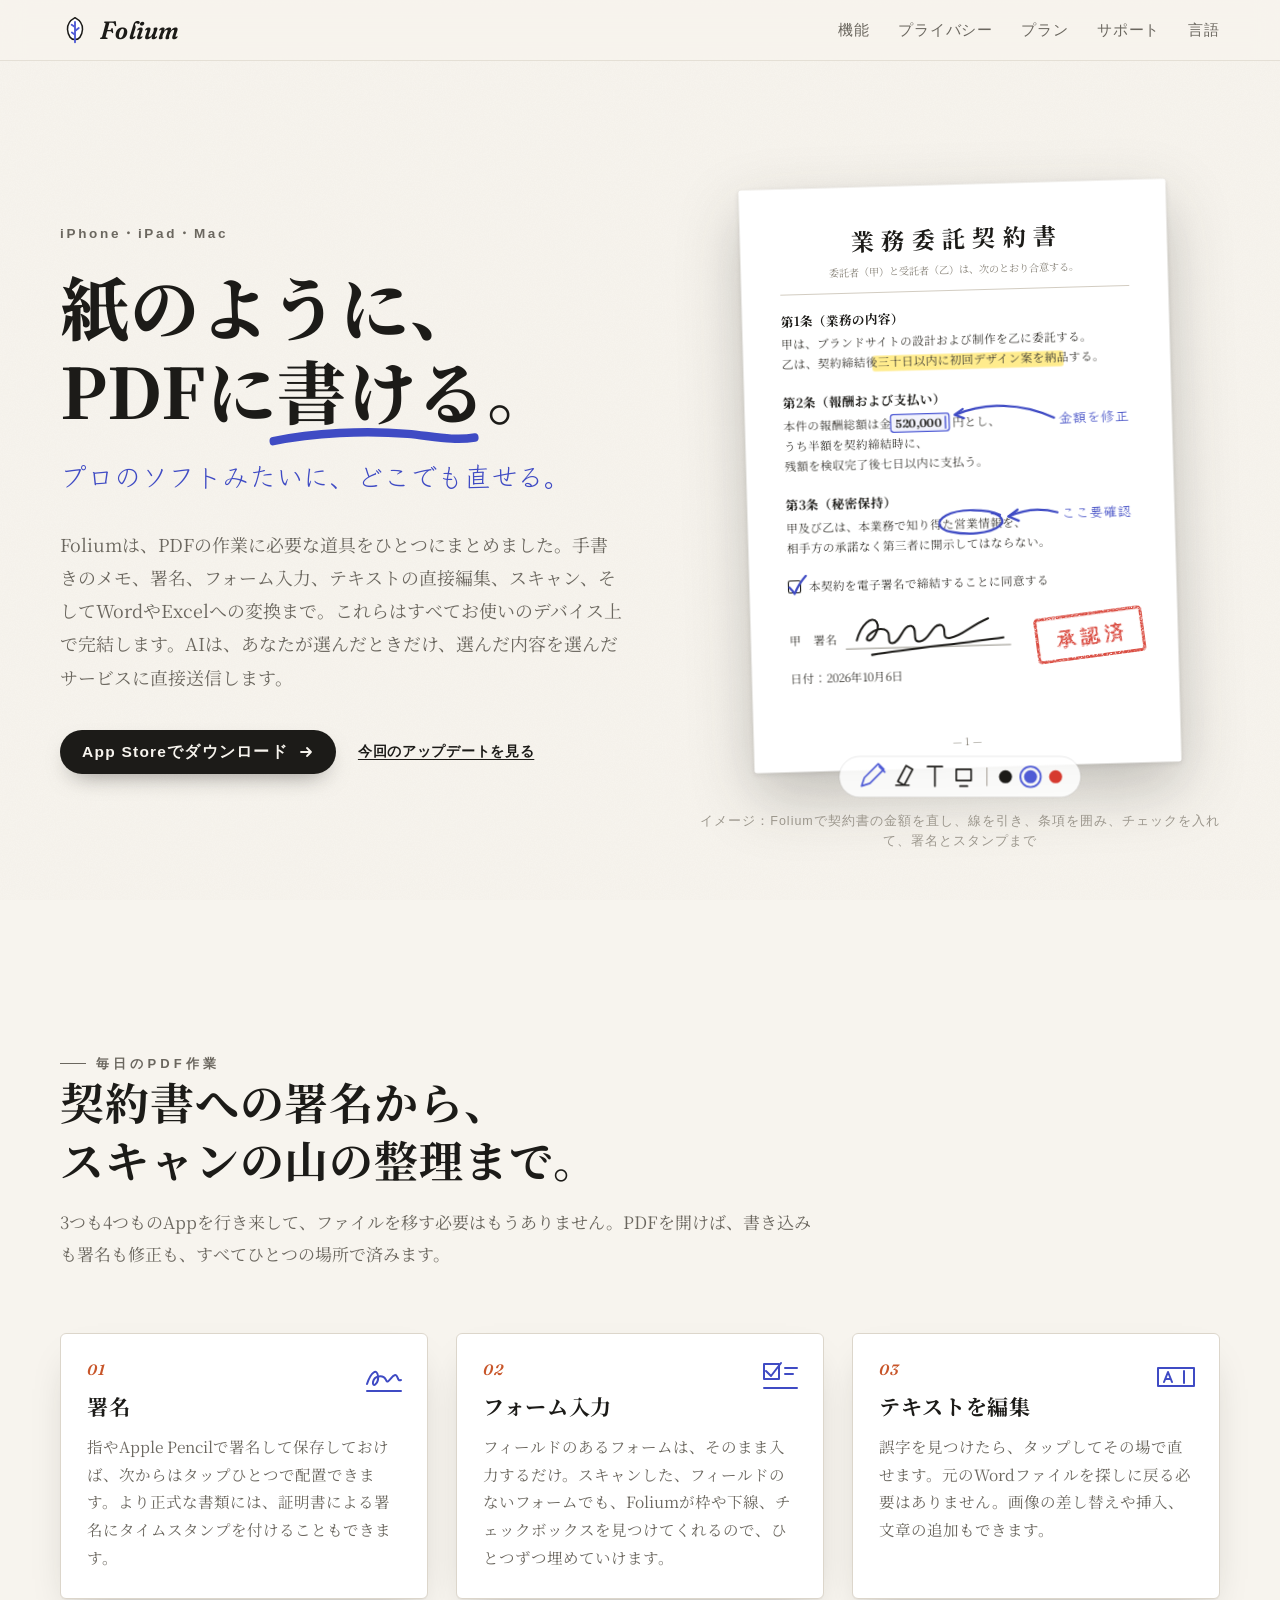
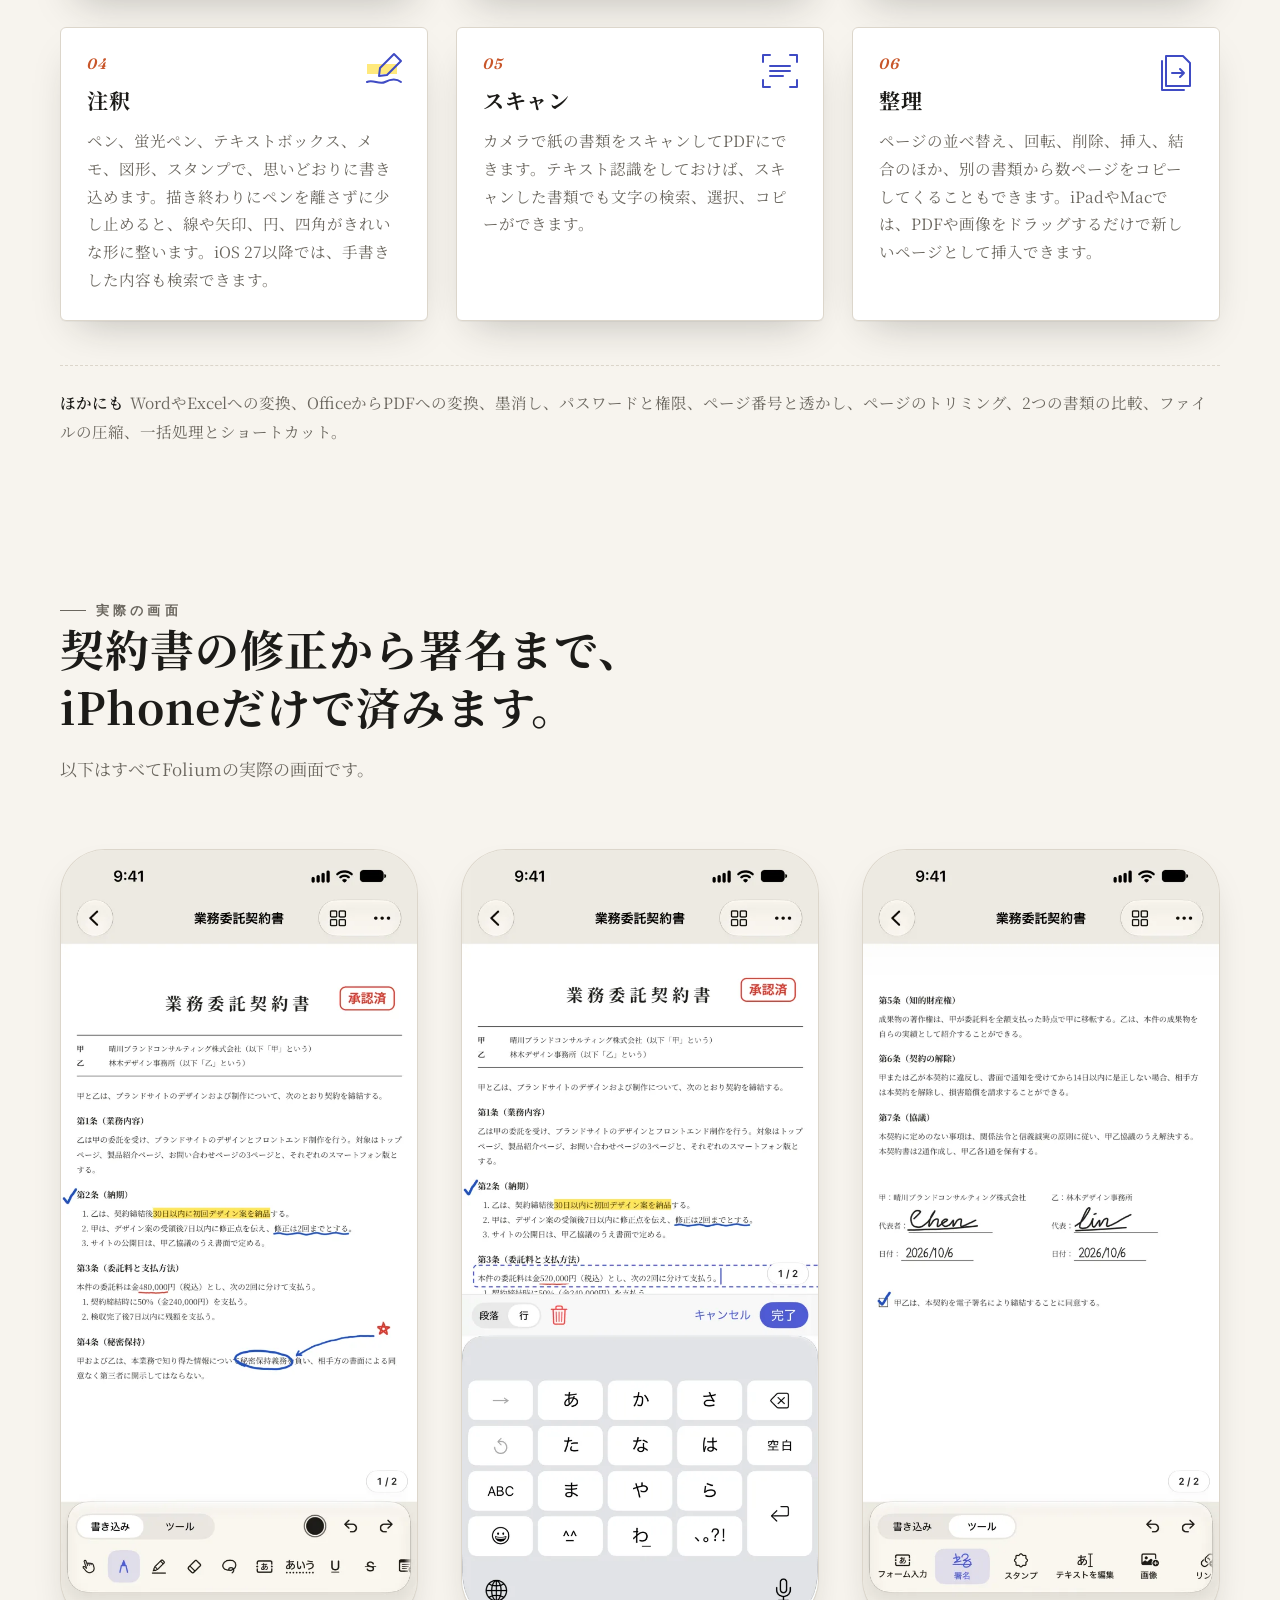
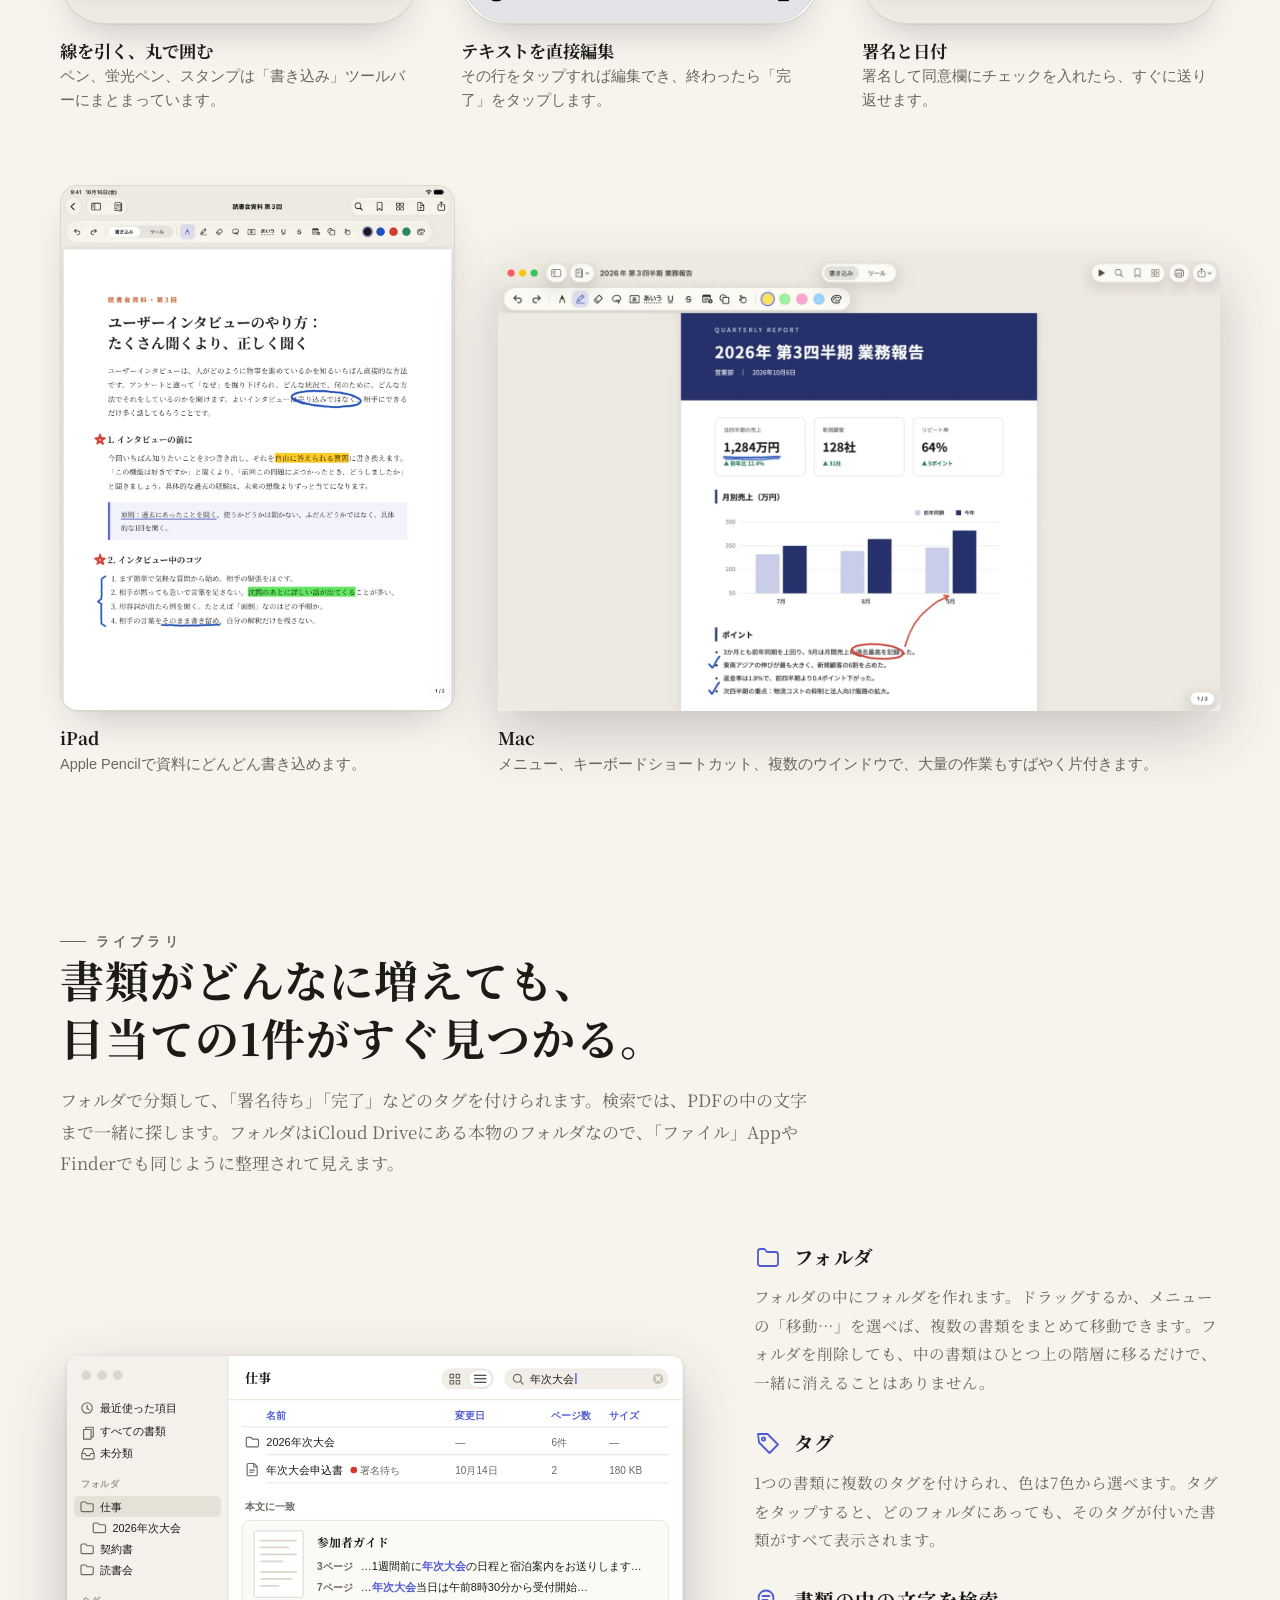
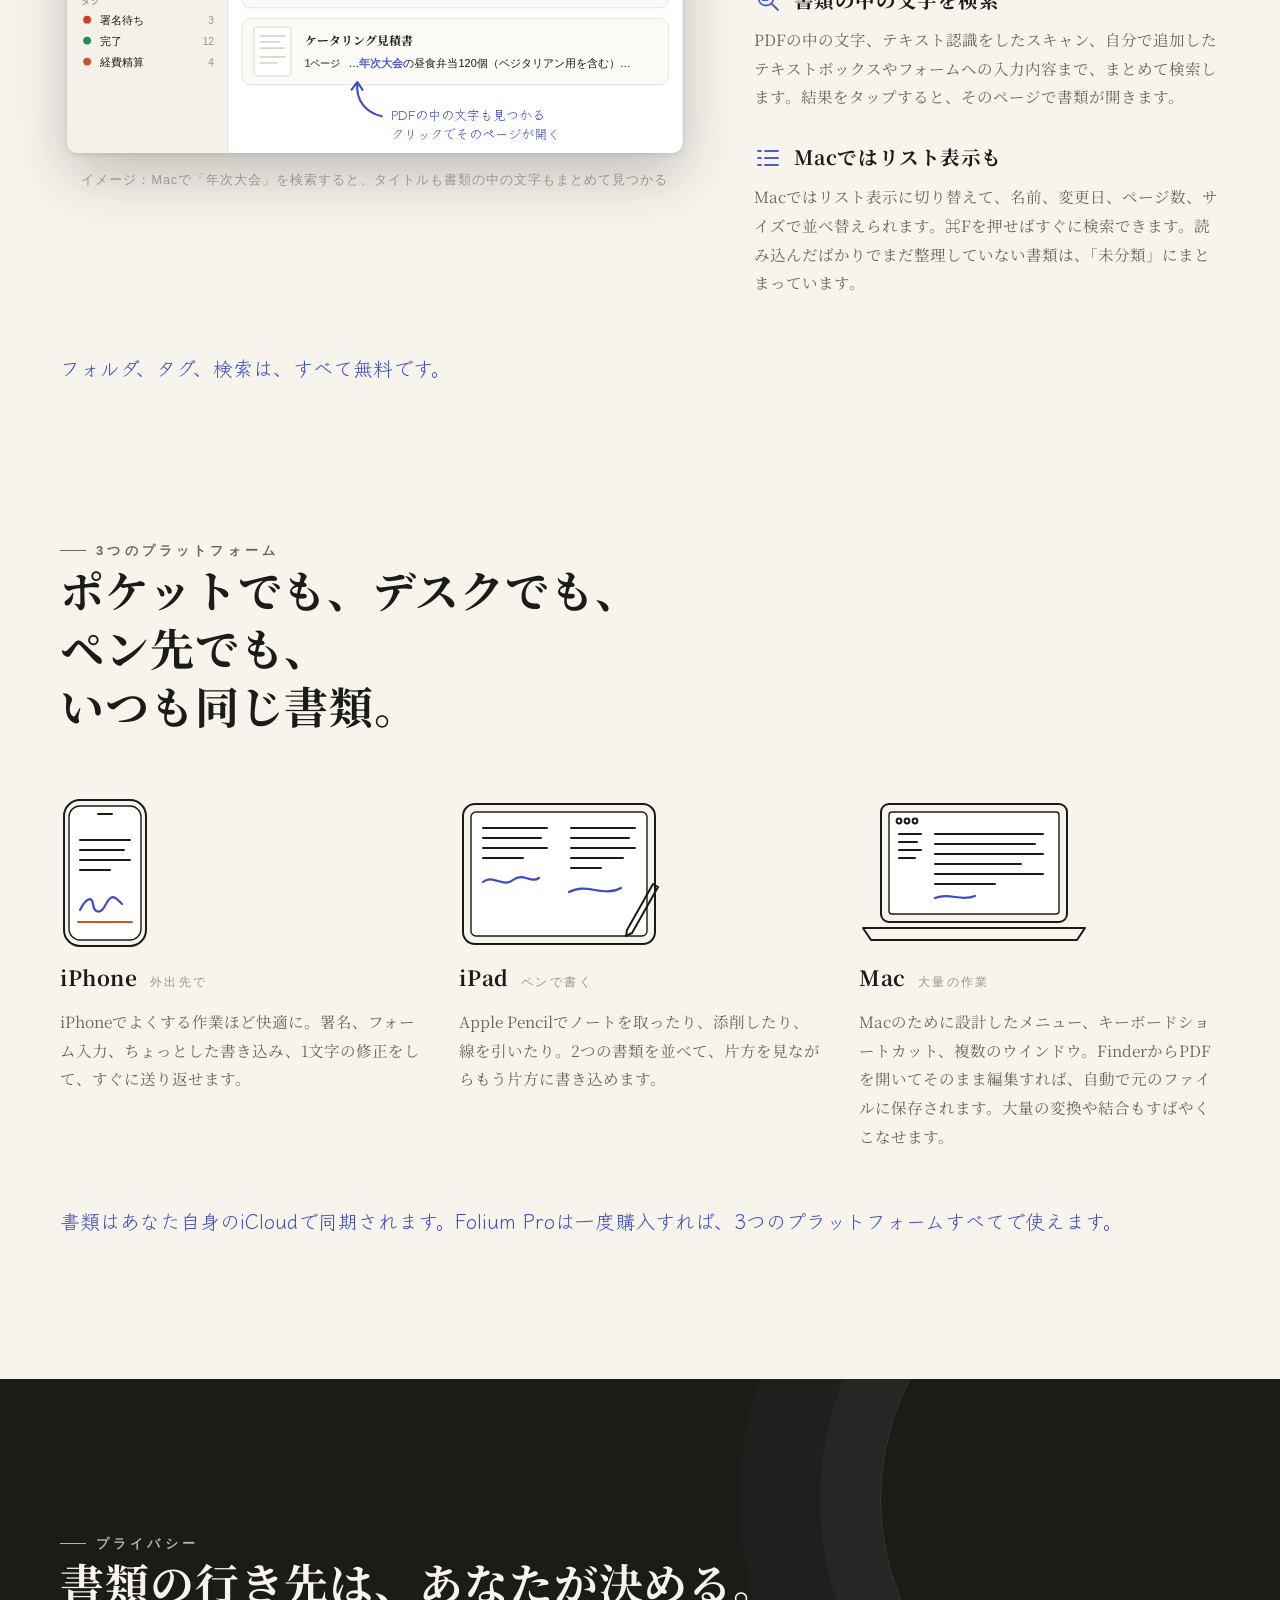
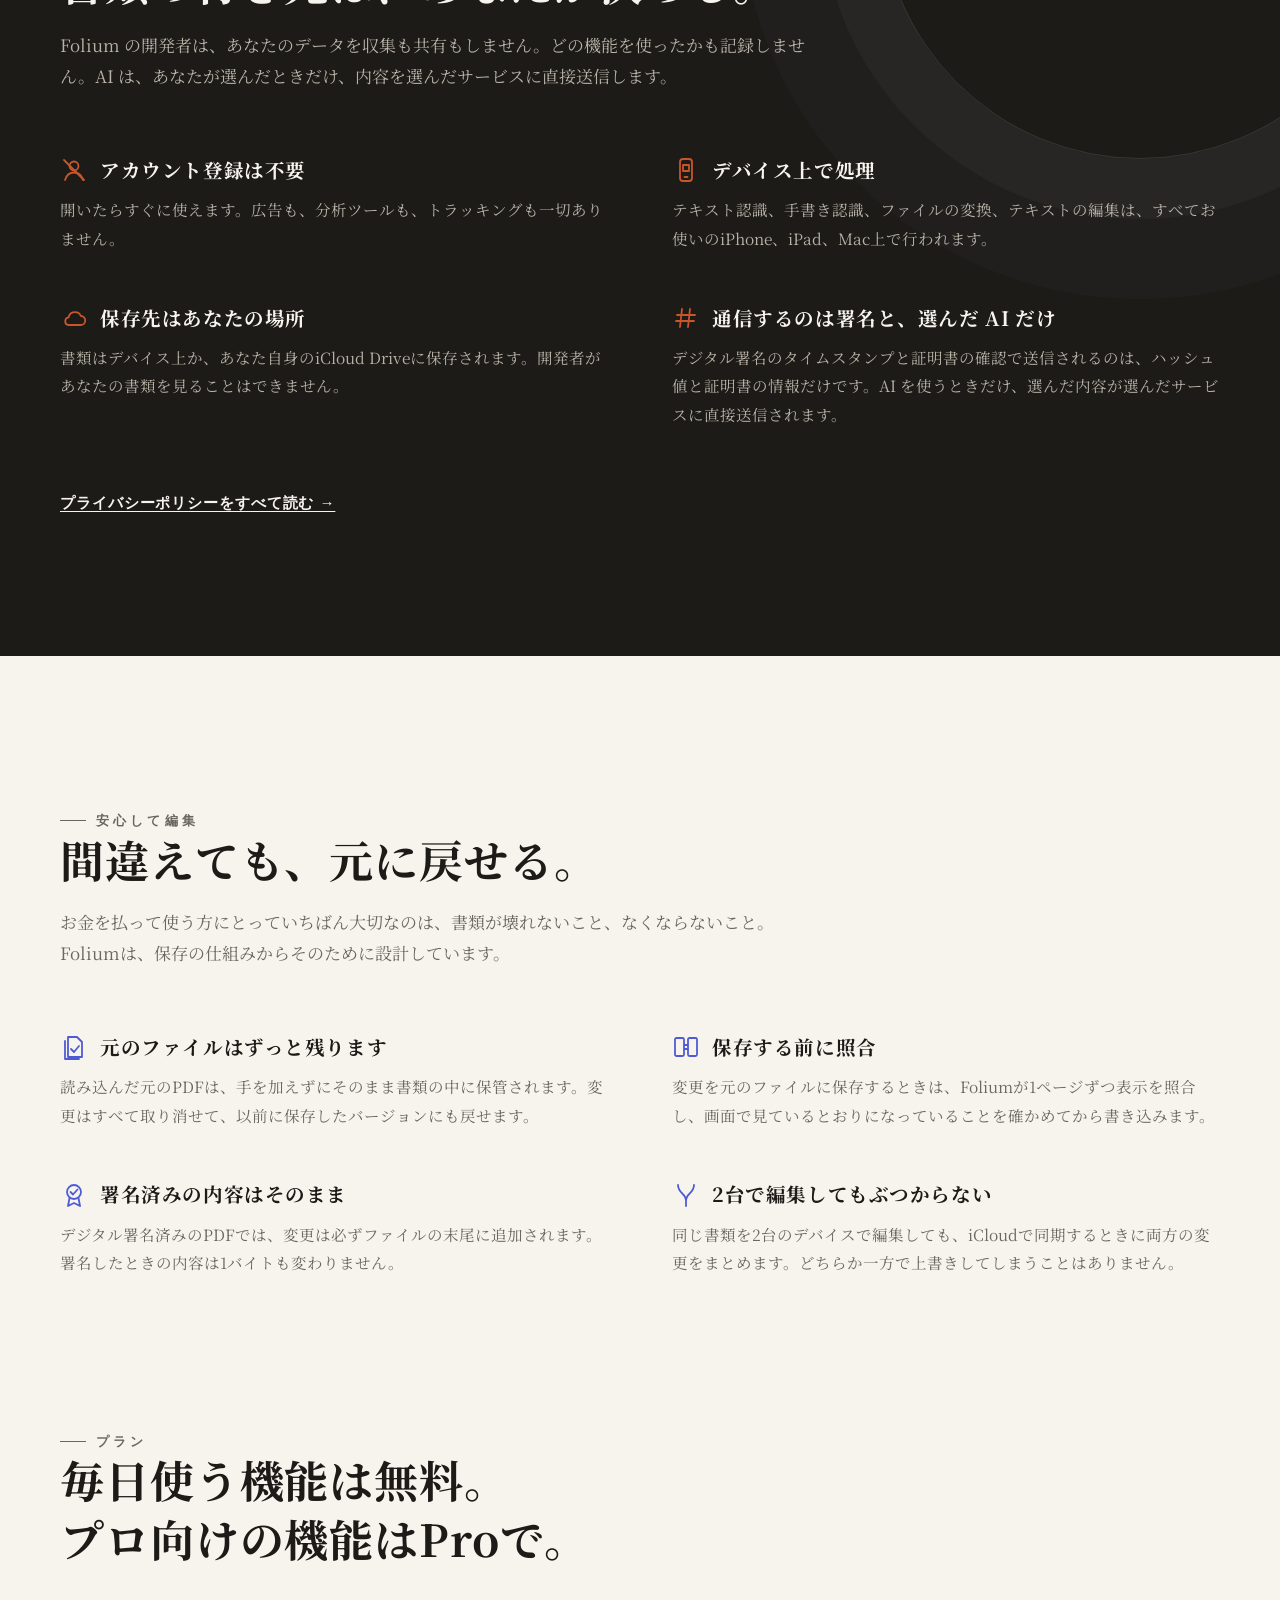
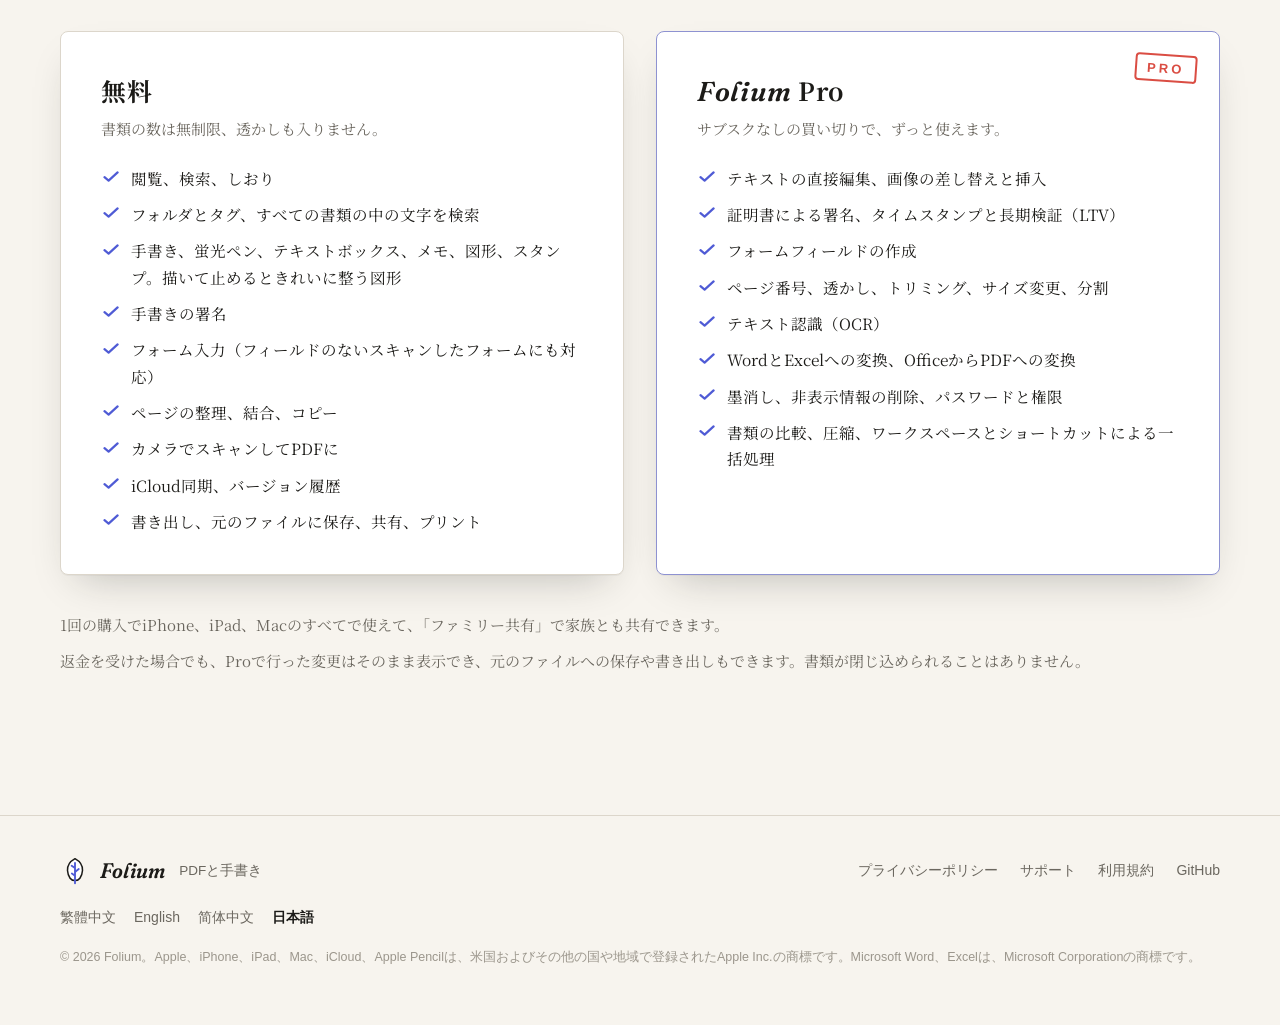
<file: ja/index.html>
<!doctype html>
<html lang="ja">
<head>
  <meta charset="utf-8">
  <meta name="viewport" content="width=device-width, initial-scale=1, viewport-fit=cover">
  <title>Folium｜iPhone、iPad、Mac用のPDFと手書きのApp</title>
  <meta name="description" content="Foliumは、iPhone、iPad、Mac用のPDFワークスペースです。手書きのメモ、署名、フォーム入力、テキストの直接編集、スキャン、WordやExcelへの変換まで、すべてお使いのデバイス上で完結します。">
  <link rel="alternate" hreflang="zh-Hant" href="https://chung223.github.io/folium/">
  <link rel="alternate" hreflang="en" href="https://chung223.github.io/folium/en/">
  <link rel="alternate" hreflang="zh-Hans" href="https://chung223.github.io/folium/zh-Hans/">
  <link rel="alternate" hreflang="ja" href="https://chung223.github.io/folium/ja/">
  <link rel="alternate" hreflang="x-default" href="https://chung223.github.io/folium/">
  <link rel="canonical" href="https://chung223.github.io/folium/ja/">
  <meta name="theme-color" content="#F7F4EE" media="(prefers-color-scheme: light)">
  <meta name="theme-color" content="#171717" media="(prefers-color-scheme: dark)">
  <meta property="og:type" content="website">
  <meta property="og:site_name" content="Folium">
  <meta property="og:title" content="Folium｜紙のように、PDFに書ける。">
  <meta property="og:description" content="iPhone、iPad、Mac用のPDFワークスペース。手書き、署名、フォーム入力、テキスト編集、スキャン、変換まで、すべてデバイス上で。">
  <meta property="og:url" content="https://chung223.github.io/folium/ja/">
  <meta property="og:image" content="https://chung223.github.io/folium/assets/og-ja.png">
  <meta property="og:locale" content="ja_JP">
  <meta property="og:locale:alternate" content="zh_TW">
  <meta property="og:locale:alternate" content="en_US">
  <meta property="og:locale:alternate" content="zh_CN">
  <meta name="twitter:card" content="summary_large_image">
  <link rel="icon" href="../assets/favicon.svg" type="image/svg+xml">
  <link rel="icon" href="../assets/favicon-64.png" sizes="64x64" type="image/png">
  <link rel="apple-touch-icon" href="../assets/apple-touch-icon.png">
  <link rel="preconnect" href="https://fonts.googleapis.com">
  <link rel="preconnect" href="https://fonts.gstatic.com" crossorigin>
  <link rel="stylesheet" href="https://fonts.googleapis.com/css2?family=Fraunces:ital,opsz,wght@1,9..144,500..700&family=Klee+One:wght@400;600&family=Noto+Serif+JP:wght@400;700;800&display=swap">
  <link rel="stylesheet" href="../assets/site.css">
  <style>
    :root {
      --serif: "Noto Serif JP", "Hiragino Mincho ProN", serif;
      --hand: "Klee One", "Hiragino Maru Gothic ProN", serif;
      --sans: -apple-system, BlinkMacSystemFont, "Hiragino Sans", "Noto Sans JP", "Yu Gothic", sans-serif;
      --latin: "Fraunces", "Noto Serif JP", serif;
    }
    h1, h2, h3 { word-break: auto-phrase; }
    .margin-line span { display: inline-block; }
  </style>
</head>
<body>
<a class="skip" href="#main">本文へスキップ</a>

<header class="masthead">
  <div class="wrap">
    <a class="brand" href="./" aria-label="Foliumホーム">
      <svg viewBox="0 0 1024 1024" aria-hidden="true"><path d="M512 92C360 176 246 324 256 496c7 116 42 196 88 262 40 56 104 82 168 82s128-26 168-82c46-66 81-146 88-262 10-172-104-320-256-404Z" fill="var(--sheet)" stroke="var(--ink)" stroke-width="52" stroke-linejoin="round"/><path d="M512 236v694M398 332l114 80M640 446l-128 98M406 600l106 74" fill="none" stroke="var(--indigo)" stroke-width="64" stroke-linecap="round"/></svg>
      <span class="wordmark">Folium</span>
    </a>
    <nav class="nav" aria-label="メインメニュー">
      <a href="#features">機能</a>
      <a class="wide" href="#privacy">プライバシー</a>
      <a class="wide" href="#plans">プラン</a>
      <a href="support/">サポート</a>
      <a href="#languages">言語</a>
    </nav>
  </div>
</header>

<main id="main">

<section class="hero">
  <div class="wrap">
    <div class="hero-copy">
      <p class="kicker rise" style="--at:.05s">iPhone・iPad・Mac</p>
      <h1 class="rise" style="--at:.12s">紙のように、<br>PDFに<span class="stroke">書ける<svg viewBox="0 0 200 24" preserveAspectRatio="none" aria-hidden="true"><path class="draw" pathLength="1" style="--at:.9s;--d:.6s" d="M4 15C42 8 92 6 132 9c24 2 44 6 64 3"/></svg></span>。</h1>
      <p class="margin-line rise" style="--at:1.3s"><span>プロのソフトみたいに、</span><span>どこでも直せる。</span></p>
      <p class="lede rise" style="--at:.3s">Foliumは、PDFの作業に必要な道具をひとつにまとめました。手書きのメモ、署名、フォーム入力、テキストの直接編集、スキャン、そしてWordやExcelへの変換まで。これらはすべてお使いのデバイス上で完結します。AIは、あなたが選んだときだけ、選んだ内容を選んだサービスに直接送信します。</p>
      <div class="cta rise" style="--at:.45s">
        <a class="button" href="https://apps.apple.com/app/id6819547697">App Storeでダウンロード<svg viewBox="0 0 16 16" aria-hidden="true"><path d="M3 8h10M9 4l4 4-4 4" fill="none" stroke="currentColor" stroke-width="1.8" stroke-linecap="round" stroke-linejoin="round"/></svg></a>
        <span class="soon"><a href="#whats-new">今回のアップデートを見る</a></span>
      </div>
    </div>

    <figure class="hero-art rise" style="--at:.15s">
      <svg viewBox="0 0 560 700" role="img" aria-labelledby="art-title">
        <title id="art-title">契約書の1ページ。蛍光ペンを引いた一文、修正した金額、丸で囲んだ条項、チェックを入れた同意欄、手書きの署名、「承認済」のスタンプがある。</title>
        <defs>
          <filter id="stamp-ink" x="-5%" y="-5%" width="110%" height="110%">
            <feTurbulence type="fractalNoise" baseFrequency="1.7" numOctaves="2" seed="11" result="noise"/>
            <feColorMatrix in="noise" type="matrix" values="0 0 0 0 0  0 0 0 0 0  0 0 0 0 0  0 0 0 -3 2.45" result="mask"/>
            <feComposite in="SourceGraphic" in2="mask" operator="in"/>
          </filter>
        </defs>
        <g transform="rotate(-1.6 280 350)">
          <g class="doc-shadow"><rect class="doc-sheet" x="50" y="36" width="460" height="628" rx="3"/></g>

          <text class="doc-title" x="284" y="104" text-anchor="middle">業務委託契約書</text>
          <text class="doc-s" x="280" y="132" text-anchor="middle">委託者（甲）と受託者（乙）は、次のとおり合意する。</text>
          <line class="doc-rule" x1="92" y1="150" x2="468" y2="150"/>

          <text class="doc-h" x="92" y="184">第1条（業務の内容）</text>
          <rect class="marker swipe" style="--at:.95s" x="189" y="218" width="206" height="17" rx="3"/>
          <text class="doc-t" x="92" y="208">甲は、ブランドサイトの設計および制作を乙に委託する。</text>
          <text class="doc-t" x="92" y="230">乙は、契約締結後三十日以内に初回デザイン案を納品する。</text>

          <text class="doc-h" x="92" y="272">第2条（報酬および支払い）</text>
          <text class="doc-t" x="92" y="296">本件の報酬総額は金</text>
          <g class="appear" style="--at:1.4s">
            <rect class="edit-box" x="207" y="282" width="63" height="19" rx="3"/>
            <text class="doc-num" x="212" y="296" textLength="50" lengthAdjust="spacingAndGlyphs">520,000</text>
          </g>
          <line class="caret blink" style="--at:1.6s" x1="266" y1="285" x2="266" y2="298.5"/>
          <text class="doc-t" x="274" y="296">円とし、</text>
          <text class="doc-t" x="92" y="318">うち半額を契約締結時に、</text>
          <text class="doc-t" x="92" y="340">残額を検収完了後七日以内に支払う。</text>
          <path class="pen draw" pathLength="1" style="--at:1.75s;--d:.45s" d="M383 290c-34-17-74-19-106-6"/>
          <path class="pen draw" pathLength="1" style="--at:2.15s;--d:.2s" d="M285 278l-9 6 10 4"/>
          <text class="doc-note appear" style="--at:2.2s" x="388" y="296">金額を修正</text>

          <text class="doc-h" x="92" y="382">第3条（秘密保持）</text>
          <text class="doc-t" x="92" y="406">甲及び乙は、本業務で知り得た営業情報を、</text>
          <text class="doc-t" x="92" y="428">相手方の承諾なく第三者に開示してはならない。</text>
          <path class="pen draw" pathLength="1" style="--at:2.5s;--d:.6s" d="M322 393c-14-7-44-8-58-1-12 6-9 15 5 18 15 4 42 3 52-5 7-5 2-12-8-14"/>
          <path class="pen draw" pathLength="1" style="--at:3.05s;--d:.4s" d="M384 392c-16-5-35-4-53 3"/>
          <path class="pen draw" pathLength="1" style="--at:3.4s;--d:.2s" d="M341 388l-10 7 11 5"/>
          <text class="doc-note appear" style="--at:3.45s" x="388" y="398">ここ要確認</text>

          <rect x="92" y="458" width="13" height="13" rx="2" fill="none" stroke="#1C1B18" stroke-width="1.2"/>
          <text class="doc-t" x="114" y="469.5">本契約を電子署名で締結することに同意する</text>
          <path class="pen draw" pathLength="1" style="--at:3.85s;--d:.35s" d="M93 465c2 2 4 4 5.5 7 3-7 7-13 12.5-19"/>

          <text class="doc-t" x="92" y="528">甲　署名</text>
          <line x1="152" y1="533" x2="330" y2="533" stroke="#8A857B" stroke-width="1"/>
          <path class="ink-pen draw" pathLength="1" style="--at:4.25s;--d:1.3s" d="M164 524c5-17 17-27 22-19 4 7-6 22-10 19-5-3 9-14 18-11 9 3 1 15 8 15 9 0 12-20 21-18 8 2-1 18 9 17 11-1 13-19 23-17 8 2-2 16 10 14 13-2 21-12 41-20"/>
          <path class="ink-pen draw" pathLength="1" style="--at:5.5s;--d:.35s" d="M180 540c44-6 92-9 142-15"/>
          <text class="doc-t" x="92" y="568">日付：2026年10月6日</text>

          <g class="seal stamp" style="--at:5.95s" filter="url(#stamp-ink)">
            <rect x="358" y="502" width="114" height="46" rx="3"/>
            <text x="417.5" y="533" text-anchor="middle">承認済</text>
          </g>

          <text class="doc-s" x="280" y="640" text-anchor="middle">— 1 —</text>
        </g>

        <g class="dock appear" style="--at:.7s">
          <rect class="capsule" x="150" y="652" width="260" height="44" rx="22"/>
          <path class="tool active" d="M174 684l3-9 15-15 6 6-15 15-9 3Zm19-21 6 6"/>
          <path class="tool" d="M211 683h14M213 679l9-17 7 4-9 17Z"/>
          <path class="tool" d="M245 663h16M253 663v21"/>
          <path class="tool" d="M276 666h16v12h-16ZM280 684h8"/>
          <line x1="309" y1="664" x2="309" y2="684" stroke="#9B968C" stroke-width="1"/>
          <circle cx="329" cy="674" r="7" fill="#1C1B18"/>
          <circle cx="356" cy="674" r="7" fill="#4F5BD5"/>
          <circle class="chip-on" cx="356" cy="674" r="11"/>
          <circle cx="383" cy="674" r="7" fill="#D63A2F"/>
        </g>
      </svg>
      <figcaption>イメージ：Foliumで契約書の金額を直し、線を引き、条項を囲み、チェックを入れて、署名とスタンプまで</figcaption>
    </figure>
  </div>
</section>

<section class="section" id="features">
  <div class="wrap">
    <div class="section-head reveal">
      <p class="eyebrow">毎日のPDF作業</p>
      <h2>契約書への署名から、<br>スキャンの山の整理まで。</h2>
      <p>3つも4つものAppを行き来して、ファイルを移す必要はもうありません。PDFを開けば、書き込みも署名も修正も、すべてひとつの場所で済みます。</p>
    </div>
    <div class="chores">
      <article class="card reveal">
        <svg class="doodle" viewBox="0 0 46 46" aria-hidden="true"><path d="M6 30c4-12 10-16 11-8s-6 12-5 6 10-8 13-2c2 5 5-4 9-5 3-1 2 7 6 5"/><path d="M6 37h34"/></svg>
        <span class="no">01</span>
        <h3>署名</h3>
        <p>指やApple Pencilで署名して保存しておけば、次からはタップひとつで配置できます。より正式な書類には、証明書による署名にタイムスタンプを付けることもできます。</p>
      </article>
      <article class="card reveal">
        <svg class="doodle" viewBox="0 0 46 46" aria-hidden="true"><path d="M7 10h15v15H7z"/><path d="M9 17l5 5 10-13"/><path d="M28 14h12M28 20h8M7 34h33"/></svg>
        <span class="no">02</span>
        <h3>フォーム入力</h3>
        <p>フィールドのあるフォームは、そのまま入力するだけ。スキャンした、フィールドのないフォームでも、Foliumが枠や下線、チェックボックスを見つけてくれるので、ひとつずつ埋めていけます。</p>
      </article>
      <article class="card reveal">
        <svg class="doodle" viewBox="0 0 46 46" aria-hidden="true"><path d="M5 14h36v18H5z"/><path d="M31 17v12"/><path d="M11 28l4-10 4 10M12.5 25h5"/></svg>
        <span class="no">03</span>
        <h3>テキストを編集</h3>
        <p>誤字を見つけたら、タップしてその場で直せます。元のWordファイルを探しに戻る必要はありません。画像の差し替えや挿入、文章の追加もできます。</p>
      </article>
      <article class="card reveal">
        <svg class="doodle" viewBox="0 0 46 46" aria-hidden="true"><path class="fill" d="M6 16h30v10H6z"/><path d="M6 34c6-3 12 3 18 0s12-3 16 0"/><path d="M33 6l7 7-14 14-8 1 1-8z"/></svg>
        <span class="no">04</span>
        <h3>注釈</h3>
        <p>ペン、蛍光ペン、テキストボックス、メモ、図形、スタンプで、思いどおりに書き込めます。描き終わりにペンを離さずに少し止めると、線や矢印、円、四角がきれいな形に整います。iOS 27以降では、手書きした内容も検索できます。</p>
      </article>
      <article class="card reveal">
        <svg class="doodle" viewBox="0 0 46 46" aria-hidden="true"><path d="M6 14V7h7M33 7h7v7M40 32v7h-7M13 39H6v-7"/><path d="M13 18h20M13 23h20M13 28h13"/></svg>
        <span class="no">05</span>
        <h3>スキャン</h3>
        <p>カメラで紙の書類をスキャンしてPDFにできます。テキスト認識をしておけば、スキャンした書類でも文字の検索、選択、コピーができます。</p>
      </article>
      <article class="card reveal">
        <svg class="doodle" viewBox="0 0 46 46" aria-hidden="true"><path d="M13 8h17l7 7v23H13z"/><path d="M9 13v29h22"/><path d="M19 25h12M27 21l4 4-4 4"/></svg>
        <span class="no">06</span>
        <h3>整理</h3>
        <p>ページの並べ替え、回転、削除、挿入、結合のほか、別の書類から数ページをコピーしてくることもできます。iPadやMacでは、PDFや画像をドラッグするだけで新しいページとして挿入できます。</p>
      </article>
    </div>
    <p class="more reveal"><b>ほかにも</b>WordやExcelへの変換、OfficeからPDFへの変換、墨消し、パスワードと権限、ページ番号と透かし、ページのトリミング、2つの書類の比較、ファイルの圧縮、一括処理とショートカット。</p>
  </div>
</section>

<section class="section screens" id="screens" style="padding-top:0">
  <div class="wrap">
    <div class="section-head reveal">
      <p class="eyebrow">実際の画面</p>
      <h2>契約書の修正から署名まで、<br>iPhoneだけで済みます。</h2>
      <p>以下はすべてFoliumの実際の画面です。</p>
    </div>
    <div class="phones">
      <figure class="phone reveal">
        <img src="../assets/screens/ja/iphone-contract.webp" width="640" height="1391" loading="lazy" alt="iPhoneで開いた契約書。蛍光ペンで線を引き、条項を丸で囲み、チェックを入れ、「承認済」のスタンプを押している">
        <figcaption><b>線を引く、丸で囲む</b>ペン、蛍光ペン、スタンプは「書き込み」ツールバーにまとまっています。</figcaption>
      </figure>
      <figure class="phone reveal">
        <img src="../assets/screens/ja/iphone-edit.webp" width="640" height="1391" loading="lazy" alt="iPhoneで契約書の1行を直接編集して、委託料を520,000円に変更しているところ">
        <figcaption><b>テキストを直接編集</b>その行をタップすれば編集でき、終わったら「完了」をタップします。</figcaption>
      </figure>
      <figure class="phone reveal">
        <img src="../assets/screens/ja/iphone-sign.webp" width="640" height="1391" loading="lazy" alt="iPhoneで開いた契約書の2ページ目。双方の署名と日付、チェック済みの同意欄">
        <figcaption><b>署名と日付</b>署名して同意欄にチェックを入れたら、すぐに送り返せます。</figcaption>
      </figure>
    </div>
    <div class="bigs">
      <figure class="tablet reveal">
        <img src="../assets/screens/ja/ipad-handout.webp" width="1100" height="1467" loading="lazy" alt="iPadで開いた読書会の資料。文章を丸で囲み、星印や下線、蛍光ペンで書き込んである">
        <figcaption><b>iPad</b>Apple Pencilで資料にどんどん書き込めます。</figcaption>
      </figure>
      <figure class="mac reveal">
        <img src="../assets/screens/ja/mac-report.webp" width="1600" height="1000" loading="lazy" alt="MacのFoliumのウインドウで、注釈を付けた業務報告書を開いているところ">
        <figcaption><b>Mac</b>メニュー、キーボードショートカット、複数のウインドウで、大量の作業もすばやく片付きます。</figcaption>
      </figure>
    </div>
  </div>
</section>

<section class="section library" id="library" style="padding-top:0">
  <div class="wrap">
    <div class="section-head reveal">
      <p class="eyebrow">ライブラリ</p>
      <h2>書類がどんなに増えても、<br>目当ての1件がすぐ見つかる。</h2>
      <p>フォルダで分類して、「署名待ち」「完了」などのタグを付けられます。検索では、PDFの中の文字まで一緒に探します。フォルダはiCloud Driveにある本物のフォルダなので、「ファイル」AppやFinderでも同じように整理されて見えます。</p>
    </div>
    <div class="library-grid">
      <figure class="library-art reveal">
        <svg viewBox="0 0 720 470" role="img" aria-labelledby="lib-title">
          <title id="lib-title">MacのFoliumのライブラリ。左側にフォルダとタグ。右側では「仕事」フォルダ内で「年次大会」を検索していて、タイトルが一致したフォルダと書類、その下に本文で年次大会に触れているページが並んでいる。</title>
          <defs>
            <clipPath id="lib-clip"><rect x="8" y="8" width="704" height="454" rx="12"/></clipPath>
            <path id="lib-folder" d="M0 2.5v8A1.5 1.5 0 0 0 1.5 12h11a1.5 1.5 0 0 0 1.5-1.5v-6A1.5 1.5 0 0 0 12.5 3H7L5.5 1h-4A1.5 1.5 0 0 0 0 2.5Z"/>
            <path id="lib-file" d="M1.5 0H8l3.5 3.5v9A1.5 1.5 0 0 1 10 14H1.5A1.5 1.5 0 0 1 0 12.5v-11A1.5 1.5 0 0 1 1.5 0ZM7.5 0v4h4M3 7.5h5.5M3 10h4"/>
          </defs>
          <g class="doc-shadow"><rect class="lib-window" x="8" y="8" width="704" height="454" rx="12"/></g>
          <g clip-path="url(#lib-clip)">
            <rect class="lib-side" x="8" y="8" width="184" height="454"/>
            <line class="lib-line" x1="192" y1="8" x2="192" y2="462"/>
            <line class="lib-line" x1="192" y1="58" x2="712" y2="58"/>
          </g>
          <circle class="lib-light" cx="30" cy="30" r="5.5"/><circle class="lib-light" cx="48" cy="30" r="5.5"/><circle class="lib-light" cx="66" cy="30" r="5.5"/>

          <!-- サイドバー -->
          <circle class="lib-icon" cx="31" cy="67.5" r="6"/><path class="lib-icon" d="M31 64.5v3.5l2.5 1.5"/>
          <text class="lib-t" x="46" y="72">最近使った項目</text>
          <path class="lib-icon" d="M27 92h8.5v11H27zM29.5 92v-2.5H38v11h-2.5"/>
          <text class="lib-t" x="46" y="98">すべての書類</text>
          <path class="lib-icon" d="M25 119.5h3.8l1.4 2.4h3.6l1.4-2.4H39v5a1.5 1.5 0 0 1-1.5 1.5h-11A1.5 1.5 0 0 1 25 124.5zM25 119.5l2.2-5.5h9.6l2.2 5.5"/>
          <text class="lib-t" x="46" y="124">未分類</text>

          <text class="lib-h" x="24" y="158">フォルダ</text>
          <rect class="lib-sel" x="16" y="168" width="168" height="24" rx="6"/>
          <use class="lib-icon" href="#lib-folder" x="24" y="174"/><text class="lib-t" x="46" y="185">仕事</text>
          <use class="lib-icon" href="#lib-folder" x="38" y="198"/><text class="lib-t" x="60" y="209">2026年次大会</text>
          <use class="lib-icon" href="#lib-folder" x="24" y="222"/><text class="lib-t" x="46" y="233">契約書</text>
          <use class="lib-icon" href="#lib-folder" x="24" y="246"/><text class="lib-t" x="46" y="257">読書会</text>

          <text class="lib-h" x="24" y="292">タグ</text>
          <circle class="lib-red" cx="31" cy="309.5" r="4.5"/><text class="lib-t" x="46" y="314">署名待ち</text><text class="lib-n" x="176" y="314" text-anchor="end">3</text>
          <circle class="lib-green" cx="31" cy="333.5" r="4.5"/><text class="lib-t" x="46" y="338">完了</text><text class="lib-n" x="176" y="338" text-anchor="end">12</text>
          <circle class="lib-orange" cx="31" cy="357.5" r="4.5"/><text class="lib-t" x="46" y="362">経費精算</text><text class="lib-n" x="176" y="362" text-anchor="end">4</text>

          <!-- ツールバー -->
          <text class="lib-title" x="212" y="39">仕事</text>
          <rect class="lib-field" x="436" y="22" width="60" height="24" rx="12"/>
          <rect class="lib-seg" x="467" y="24" width="27" height="20" rx="10"/>
          <path class="lib-icon" d="M446 29h4v4h-4zM453 29h4v4h-4zM446 36h4v4h-4zM453 36h4v4h-4z"/>
          <path class="lib-icon on" d="M474 30h13M474 34h13M474 38h13"/>
          <rect class="lib-field" x="508" y="22" width="188" height="24" rx="12"/>
          <circle class="lib-icon" cx="523" cy="33.5" r="4.5"/><path class="lib-icon" d="M526.4 36.9l3.2 3.2"/>
          <text class="lib-t" x="537" y="38.5">年次大会</text>
          <line class="caret blink" x1="590" y1="27.5" x2="590" y2="40"/>
          <circle class="lib-clear" cx="684" cy="34" r="6"/><path class="lib-x" d="M681.8 31.8l4.4 4.4M686.2 31.8l-4.4 4.4"/>

          <!-- タイトルが一致：リスト -->
          <text class="lib-col" x="236" y="80">名前</text><text class="lib-col" x="452" y="80">変更日</text><text class="lib-col" x="562" y="80">ページ数</text><text class="lib-col" x="628" y="80">サイズ</text>
          <line class="lib-line" x1="208" y1="89" x2="696" y2="89"/>
          <use class="lib-icon" href="#lib-folder" x="213" y="100"/><text class="lib-t" x="236" y="111">2026年次大会</text>
          <text class="lib-s" x="452" y="111">—</text><text class="lib-s" x="562" y="111">6件</text><text class="lib-s" x="628" y="111">—</text>
          <line class="lib-line" x1="236" y1="121" x2="696" y2="121"/>
          <use class="lib-icon" href="#lib-file" x="214" y="131"/><text class="lib-t" x="236" y="143">年次大会申込書</text>
          <circle class="lib-red" cx="336" cy="138.5" r="3.8"/><text class="lib-s" x="343" y="142.5">署名待ち</text>
          <text class="lib-s" x="452" y="143">10月14日</text><text class="lib-s" x="562" y="143">2</text><text class="lib-s" x="628" y="143">180 KB</text>
          <line class="lib-line" x1="236" y1="153" x2="696" y2="153"/>

          <!-- 本文に一致 -->
          <text class="lib-sec" x="212" y="184">本文に一致</text>
          <rect class="lib-card" x="208" y="196" width="488" height="100" rx="10"/>
          <rect class="lib-thumb" x="222" y="208" width="56" height="76" rx="2"/>
          <path class="lib-thumb-line" d="M230 219h40M230 227h31M230 235h40M230 243h24M230 255h40M230 263h35M230 271h20"/>
          <text class="lib-doc" x="294" y="227">参加者ガイド</text>
          <text class="lib-page" x="294" y="253">3ページ</text>
          <text class="lib-t" x="344" y="253">…1週間前に<tspan class="lib-hit">年次大会</tspan>の日程と宿泊案内をお送りします…</text>
          <text class="lib-page" x="294" y="277">7ページ</text>
          <text class="lib-t" x="344" y="277">…<tspan class="lib-hit">年次大会</tspan>当日は午前8時30分から受付開始…</text>

          <rect class="lib-card" x="208" y="308" width="488" height="76" rx="10"/>
          <rect class="lib-thumb" x="222" y="318" width="42" height="56" rx="2"/>
          <path class="lib-thumb-line" d="M229 328h28M229 335h22M229 342h28M229 352h28M229 359h18"/>
          <text class="lib-doc" x="280" y="338">ケータリング見積書</text>
          <text class="lib-page" x="280" y="364">1ページ</text>
          <text class="lib-t" x="330" y="364">…<tspan class="lib-hit">年次大会</tspan>の昼食弁当120個（ベジタリアン用を含む）…</text>

          <path class="pen" d="M368 420c-18-4-30-18-28-38"/>
          <path class="pen" d="M333.5 389.5l6.5-8.5 6 8.8"/>
          <text class="doc-note" x="378" y="424">PDFの中の文字も見つかる</text>
          <text class="doc-note" x="378" y="446">クリックでそのページが開く</text>
        </svg>
        <figcaption>イメージ：Macで「年次大会」を検索すると、タイトルも書類の中の文字もまとめて見つかる</figcaption>
      </figure>
      <div class="points">
        <div class="point reveal">
          <h3><svg viewBox="0 0 28 28" aria-hidden="true"><path d="M4 8.5v12A2.5 2.5 0 0 0 6.5 23h15a2.5 2.5 0 0 0 2.5-2.5v-9A2.5 2.5 0 0 0 21.5 9H13l-2.5-3h-4A2.5 2.5 0 0 0 4 8.5z"/></svg>フォルダ</h3>
          <p>フォルダの中にフォルダを作れます。ドラッグするか、メニューの「移動…」を選べば、複数の書類をまとめて移動できます。フォルダを削除しても、中の書類はひとつ上の階層に移るだけで、一緒に消えることはありません。</p>
        </div>
        <div class="point reveal">
          <h3><svg viewBox="0 0 28 28" aria-hidden="true"><path d="M4 5h9.5L24 15.5 15.5 24 5 13.5z"/><circle cx="9.5" cy="10" r="1.6"/></svg>タグ</h3>
          <p>1つの書類に複数のタグを付けられ、色は7色から選べます。タグをタップすると、どのフォルダにあっても、そのタグが付いた書類がすべて表示されます。</p>
        </div>
        <div class="point reveal">
          <h3><svg viewBox="0 0 28 28" aria-hidden="true"><circle cx="12" cy="12" r="7.5"/><path d="M17.5 17.5L24 24M8.5 10h7M8.5 14h5"/></svg>書類の中の文字を検索</h3>
          <p>PDFの中の文字、テキスト認識をしたスキャン、自分で追加したテキストボックスやフォームへの入力内容まで、まとめて検索します。結果をタップすると、そのページで書類が開きます。</p>
        </div>
        <div class="point reveal">
          <h3><svg viewBox="0 0 28 28" aria-hidden="true"><path d="M4 7h3M11 7h13M4 14h3M11 14h13M4 21h3M11 21h13"/></svg>Macではリスト表示も</h3>
          <p>Macではリスト表示に切り替えて、名前、変更日、ページ数、サイズで並べ替えられます。⌘Fを押せばすぐに検索できます。読み込んだばかりでまだ整理していない書類は、「未分類」にまとまっています。</p>
        </div>
      </div>
    </div>
    <p class="note-line reveal">フォルダ、タグ、検索は、すべて無料です。</p>
  </div>
</section>

<section class="section" id="devices" style="padding-top:0">
  <div class="wrap">
    <div class="section-head reveal">
      <p class="eyebrow">3つのプラットフォーム</p>
      <h2>ポケットでも、デスクでも、ペン先でも、<br>いつも同じ書類。</h2>
    </div>
    <div class="devices">
      <div class="device reveal">
        <div class="art"><svg viewBox="0 0 90 150" aria-hidden="true"><rect x="4" y="2" width="82" height="146" rx="16"/><rect class="screen" x="9" y="8" width="72" height="134" rx="11"/><path d="M38 16h14" stroke-width="5"/><path d="M20 42h50M20 52h44M20 62h50M20 72h30"/><path class="pen-line" d="M20 112c6-12 12-14 13-6s7 12 13 0 10-6 16 0"/><path class="accent" d="M18 124h54"/></svg></div>
        <h3>iPhone <small>外出先で</small></h3>
        <p>iPhoneでよくする作業ほど快適に。署名、フォーム入力、ちょっとした書き込み、1文字の修正をして、すぐに送り返せます。</p>
      </div>
      <div class="device reveal">
        <div class="art"><svg viewBox="0 0 200 150" aria-hidden="true"><rect x="4" y="6" width="192" height="140" rx="12"/><rect class="screen" x="12" y="14" width="176" height="124" rx="5"/><path d="M24 30h64M24 40h58M24 50h64M24 60h40M112 30h64M112 40h58M112 50h64M112 60h52M112 70h30"/><path class="pen-line" d="M24 84c10-8 20 6 30-2s18 4 26-2"/><path class="pen-line" d="M110 94c18-10 34 6 52-4"/><path d="M168 132l26-46 5 3-26 46-6 3z"/></svg></div>
        <h3>iPad <small>ペンで書く</small></h3>
        <p>Apple Pencilでノートを取ったり、添削したり、線を引いたり。2つの書類を並べて、片方を見ながらもう片方に書き込めます。</p>
      </div>
      <div class="device reveal">
        <div class="art"><svg viewBox="0 0 230 150" aria-hidden="true"><rect x="22" y="6" width="186" height="118" rx="8"/><rect class="screen" x="30" y="14" width="170" height="102" rx="3"/><path d="M4 130h222l-8 12H12z"/><circle cx="40" cy="23" r="2.4"/><circle cx="48" cy="23" r="2.4"/><circle cx="56" cy="23" r="2.4"/><path d="M40 36h22M40 44h18M40 52h22M40 60h16M76 36h108M76 46h100M76 56h108M76 66h86M76 76h108M76 86h60"/><path class="pen-line" d="M76 100c14-6 26 4 40-2"/></svg></div>
        <h3>Mac <small>大量の作業</small></h3>
        <p>Macのために設計したメニュー、キーボードショートカット、複数のウインドウ。FinderからPDFを開いてそのまま編集すれば、自動で元のファイルに保存されます。大量の変換や結合もすばやくこなせます。</p>
      </div>
    </div>
    <p class="note-line reveal">書類はあなた自身のiCloudで同期されます。Folium Proは一度購入すれば、3つのプラットフォームすべてで使えます。</p>
  </div>
</section>

<section class="section band" id="privacy">
  <div class="wrap">
    <div class="section-head reveal">
      <p class="eyebrow">プライバシー</p>
      <h2>書類の行き先は、あなたが決める。</h2>
      <p>Folium の開発者は、あなたのデータを収集も共有もしません。どの機能を使ったかも記録しません。AI は、あなたが選んだときだけ、内容を選んだサービスに直接送信します。</p>
    </div>
    <div class="points">
      <div class="point reveal">
        <h3><svg viewBox="0 0 28 28" aria-hidden="true"><circle cx="14" cy="10" r="4.5"/><path d="M5 24c1.5-5 5-7.5 9-7.5s7.5 2.5 9 7.5"/><path d="M4 4l20 20"/></svg>アカウント登録は不要</h3>
        <p>開いたらすぐに使えます。広告も、分析ツールも、トラッキングも一切ありません。</p>
      </div>
      <div class="point reveal">
        <h3><svg viewBox="0 0 28 28" aria-hidden="true"><rect x="8" y="3" width="12" height="22" rx="3"/><path d="M11 9h6v6h-6zM12.5 21h3"/></svg>デバイス上で処理</h3>
        <p>テキスト認識、手書き認識、ファイルの変換、テキストの編集は、すべてお使いのiPhone、iPad、Mac上で行われます。</p>
      </div>
      <div class="point reveal">
        <h3><svg viewBox="0 0 28 28" aria-hidden="true"><path d="M8 21h12.5a4.5 4.5 0 0 0 .4-9A6.5 6.5 0 0 0 8.6 13.4 3.9 3.9 0 0 0 8 21z"/></svg>保存先はあなたの場所</h3>
        <p>書類はデバイス上か、あなた自身のiCloud Driveに保存されます。開発者があなたの書類を見ることはできません。</p>
      </div>
      <div class="point reveal">
        <h3><svg viewBox="0 0 28 28" aria-hidden="true"><path d="M10 5L8 23M18 5l-2 18M5 11h18M4 17h18"/></svg>通信するのは署名と、選んだ AI だけ</h3>
        <p>デジタル署名のタイムスタンプと証明書の確認で送信されるのは、ハッシュ値と証明書の情報だけです。AI を使うときだけ、選んだ内容が選んだサービスに直接送信されます。</p>
      </div>
    </div>
    <p class="readmore reveal"><a href="../privacy/#ja">プライバシーポリシーをすべて読む →</a></p>
  </div>
</section>

<section class="section safety" id="safety">
  <div class="wrap">
    <div class="section-head reveal">
      <p class="eyebrow">安心して編集</p>
      <h2>間違えても、元に戻せる。</h2>
      <p>お金を払って使う方にとっていちばん大切なのは、書類が壊れないこと、なくならないこと。Foliumは、保存の仕組みからそのために設計しています。</p>
    </div>
    <div class="points">
      <div class="point reveal">
        <h3><svg viewBox="0 0 28 28" aria-hidden="true"><path d="M8 4h9l5 5v15H8z"/><path d="M5 8v18h14"/><path d="M11 16l3 3 5-6"/></svg>元のファイルはずっと残ります</h3>
        <p>読み込んだ元のPDFは、手を加えずにそのまま書類の中に保管されます。変更はすべて取り消せて、以前に保存したバージョンにも戻せます。</p>
      </div>
      <div class="point reveal">
        <h3><svg viewBox="0 0 28 28" aria-hidden="true"><rect x="3" y="5" width="9" height="18" rx="1.5"/><rect x="16" y="5" width="9" height="18" rx="1.5"/><path d="M12.5 12h3M12.5 16h3"/></svg>保存する前に照合</h3>
        <p>変更を元のファイルに保存するときは、Foliumが1ページずつ表示を照合し、画面で見ているとおりになっていることを確かめてから書き込みます。</p>
      </div>
      <div class="point reveal">
        <h3><svg viewBox="0 0 28 28" aria-hidden="true"><circle cx="14" cy="11" r="7"/><path d="M10.5 11l2.5 2.5 4.5-5"/><path d="M9.5 17L8 25l6-3 6 3-1.5-8"/></svg>署名済みの内容はそのまま</h3>
        <p>デジタル署名済みのPDFでは、変更は必ずファイルの末尾に追加されます。署名したときの内容は1バイトも変わりません。</p>
      </div>
      <div class="point reveal">
        <h3><svg viewBox="0 0 28 28" aria-hidden="true"><path d="M6 4c0 8 8 9 8 15M22 4c0 8-8 9-8 15M14 19v6"/></svg>2台で編集してもぶつからない</h3>
        <p>同じ書類を2台のデバイスで編集しても、iCloudで同期するときに両方の変更をまとめます。どちらか一方で上書きしてしまうことはありません。</p>
      </div>
    </div>
  </div>
</section>

<section class="section" id="plans" style="padding-top:0">
  <div class="wrap">
    <div class="section-head reveal">
      <p class="eyebrow">プラン</p>
      <h2>毎日使う機能は無料。<br>プロ向けの機能はProで。</h2>
    </div>
    <div class="plans">
      <div class="plan reveal">
        <h3>無料</h3>
        <p class="sub">書類の数は無制限、透かしも入りません。</p>
        <ul>
          <li>閲覧、検索、しおり</li>
          <li>フォルダとタグ、すべての書類の中の文字を検索</li>
          <li>手書き、蛍光ペン、テキストボックス、メモ、図形、スタンプ。描いて止めるときれいに整う図形</li>
          <li>手書きの署名</li>
          <li>フォーム入力（フィールドのないスキャンしたフォームにも対応）</li>
          <li>ページの整理、結合、コピー</li>
          <li>カメラでスキャンしてPDFに</li>
          <li>iCloud同期、バージョン履歴</li>
          <li>書き出し、元のファイルに保存、共有、プリント</li>
        </ul>
      </div>
      <div class="plan pro reveal">
        <span class="seal-badge" aria-hidden="true">PRO</span>
        <h3><span class="latin">Folium</span> Pro</h3>
        <p class="sub">サブスクなしの買い切りで、ずっと使えます。</p>
        <ul>
          <li>テキストの直接編集、画像の差し替えと挿入</li>
          <li>証明書による署名、タイムスタンプと長期検証（LTV）</li>
          <li>フォームフィールドの作成</li>
          <li>ページ番号、透かし、トリミング、サイズ変更、分割</li>
          <li>テキスト認識（OCR）</li>
          <li>WordとExcelへの変換、OfficeからPDFへの変換</li>
          <li>墨消し、非表示情報の削除、パスワードと権限</li>
          <li>書類の比較、圧縮、ワークスペースとショートカットによる一括処理</li>
        </ul>
      </div>
    </div>
    <div class="fineprint reveal">
      <p>1回の購入でiPhone、iPad、Macのすべてで使えて、「ファミリー共有」で家族とも共有できます。</p>
      <p>返金を受けた場合でも、Proで行った変更はそのまま表示でき、元のファイルへの保存や書き出しもできます。書類が閉じ込められることはありません。</p>
    </div>
  </div>
</section>

<section class="section beta whats-new" id="whats-new" style="padding-top:0" hidden data-country="jp" data-lang="ja_jp" data-locale="ja-JP" data-version-label="バージョン {v}">
  <div class="wrap">
    <div class="slip reveal">
      <p class="eyebrow" style="justify-content:center">今回のアップデート</p>
      <h2 data-wn-version></h2>
      <p class="wn-date" data-wn-date></p>
      <ul class="wn-notes" data-wn-notes></ul>
      <p style="margin-top:24px"><a class="button" href="https://apps.apple.com/app/id6819547697">App Storeでダウンロード<svg viewBox="0 0 16 16" aria-hidden="true"><path d="M3 8h10M9 4l4 4-4 4" fill="none" stroke="currentColor" stroke-width="1.8" stroke-linecap="round" stroke-linejoin="round"/></svg></a></p>
    </div>
  </div>
</section>

</main>

<footer class="footer">
  <div class="wrap">
    <div class="top">
      <a class="brand" href="./" aria-label="Foliumホーム">
        <svg viewBox="0 0 1024 1024" aria-hidden="true"><path d="M512 92C360 176 246 324 256 496c7 116 42 196 88 262 40 56 104 82 168 82s128-26 168-82c46-66 81-146 88-262 10-172-104-320-256-404Z" fill="var(--sheet)" stroke="var(--ink)" stroke-width="52" stroke-linejoin="round"/><path d="M512 236v694M398 332l114 80M640 446l-128 98M406 600l106 74" fill="none" stroke="var(--indigo)" stroke-width="64" stroke-linecap="round"/></svg>
        <span class="wordmark">Folium</span><span class="tag">PDFと手書き</span>
      </a>
      <nav aria-label="フッターのリンク">
        <a href="../privacy/#ja">プライバシーポリシー</a>
        <a href="support/">サポート</a>
        <a href="https://www.apple.com/legal/internet-services/itunes/dev/stdeula/">利用規約</a>
        <a href="https://github.com/chung223/folium">GitHub</a>
      </nav>
      <nav class="langs" id="languages" aria-label="言語">
        <a href="../" hreflang="zh-Hant" lang="zh-Hant">繁體中文</a>
        <a href="../en/" hreflang="en" lang="en">English</a>
        <a href="../zh-Hans/" hreflang="zh-Hans" lang="zh-Hans">简体中文</a>
        <a href="./" hreflang="ja" lang="ja" aria-current="page">日本語</a>
      </nav>
    </div>
    <p class="legal">© 2026 Folium。Apple、iPhone、iPad、Mac、iCloud、Apple Pencilは、米国およびその他の国や地域で登録されたApple Inc.の商標です。Microsoft Word、Excelは、Microsoft Corporationの商標です。</p>
  </div>
</footer>
<script src="../assets/whats-new.js" defer></script>
</body>
</html>
</file>
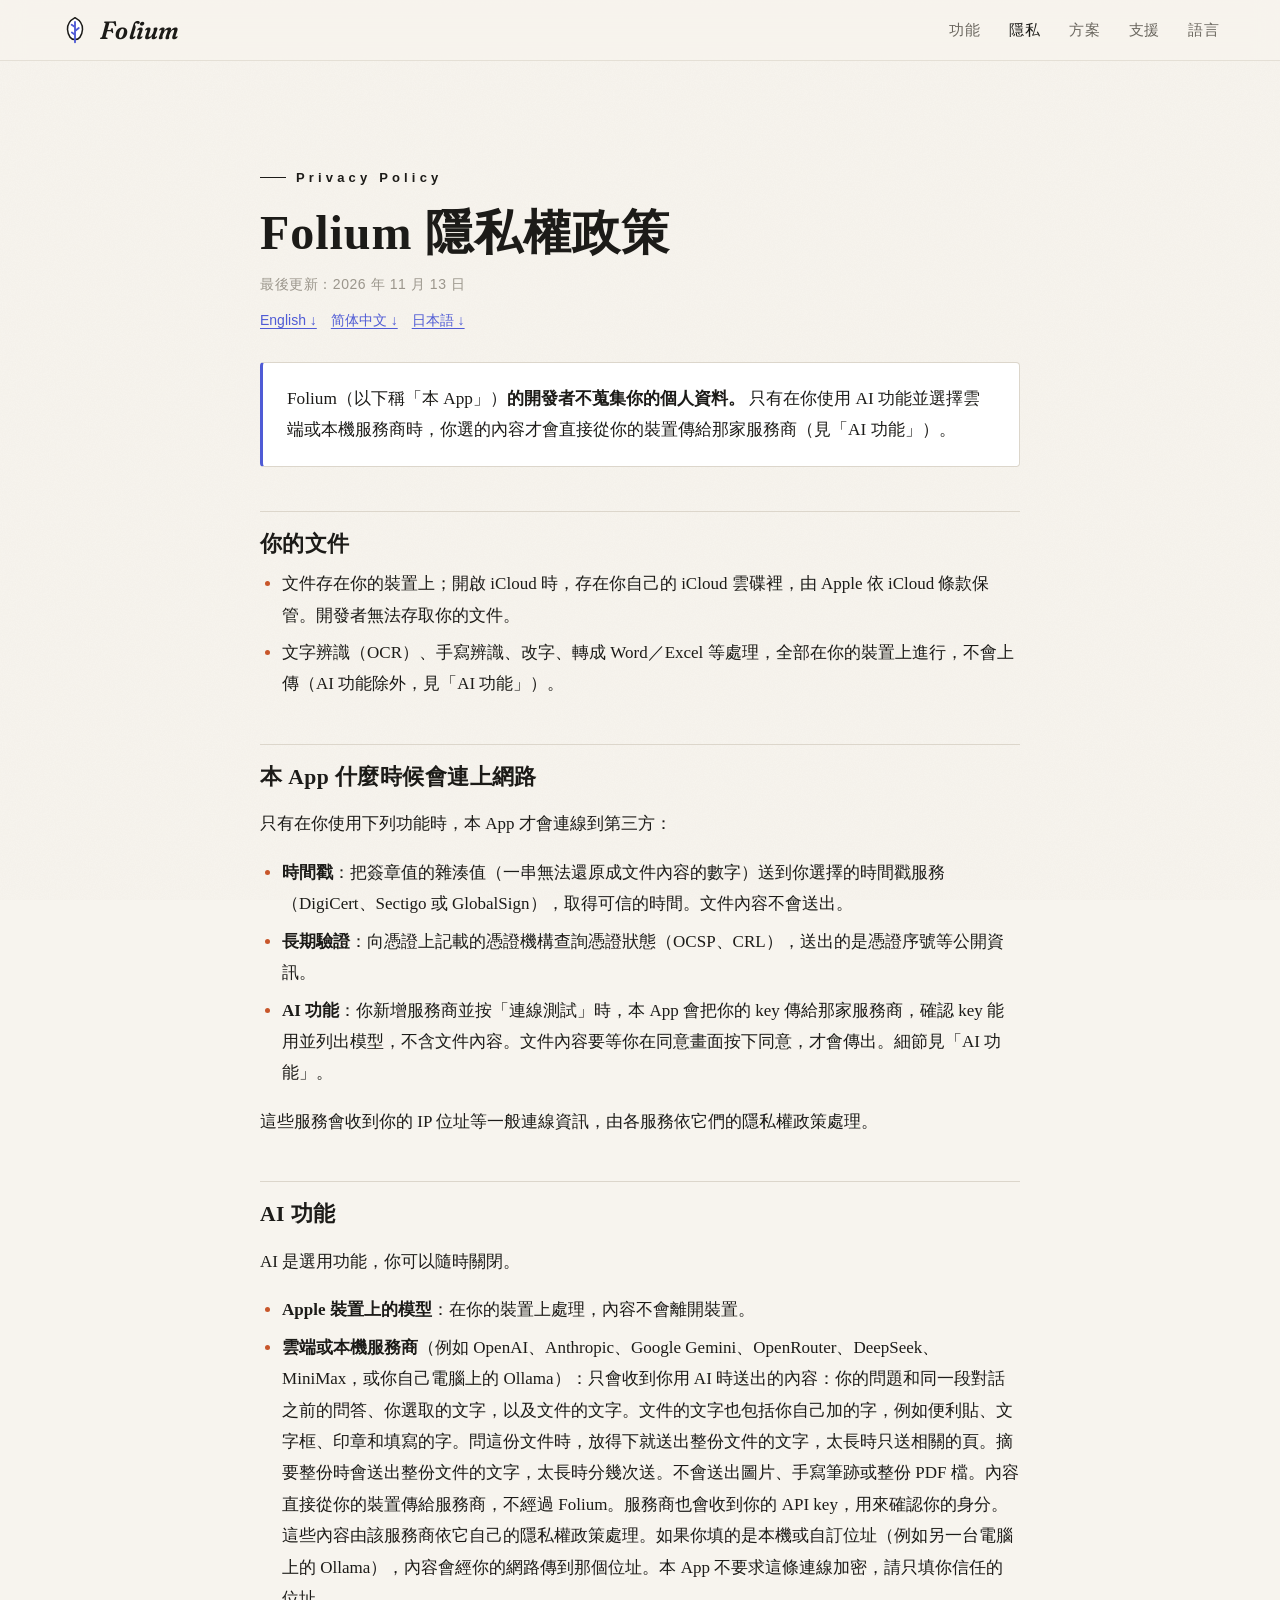
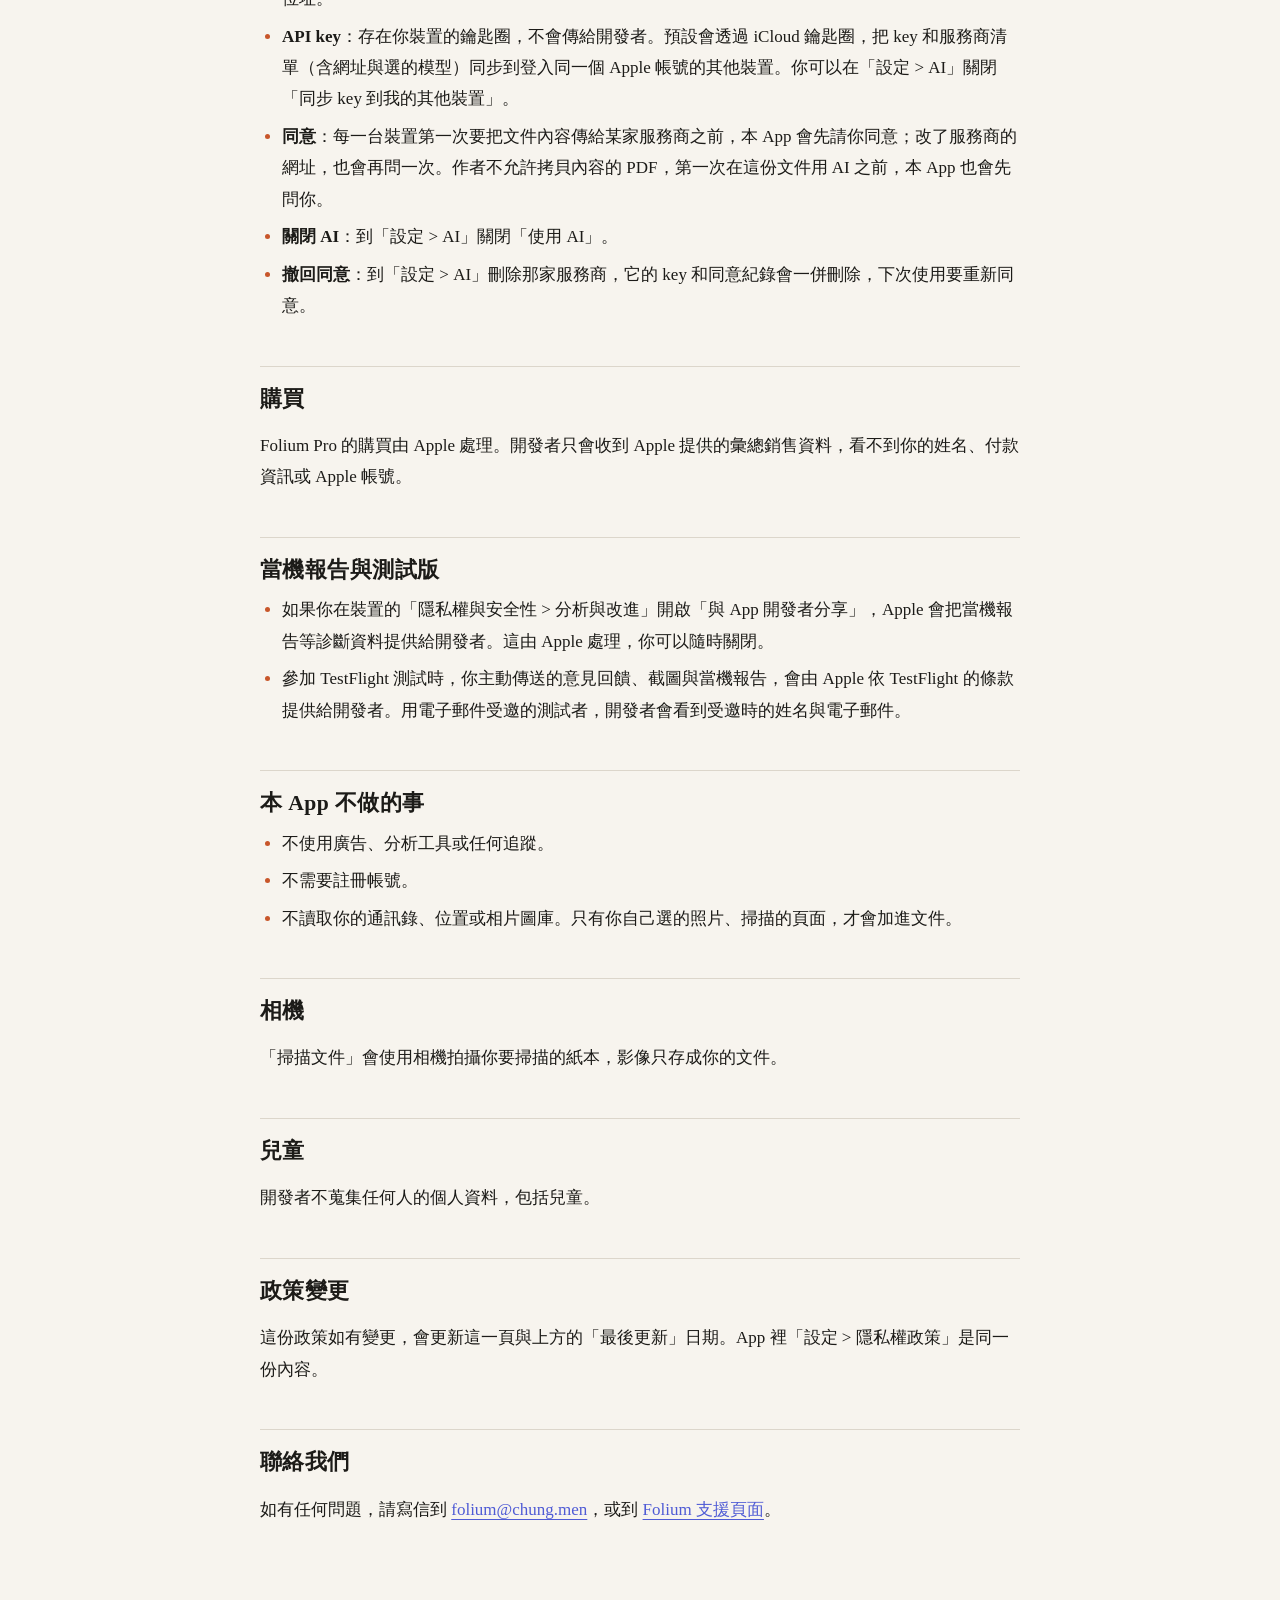
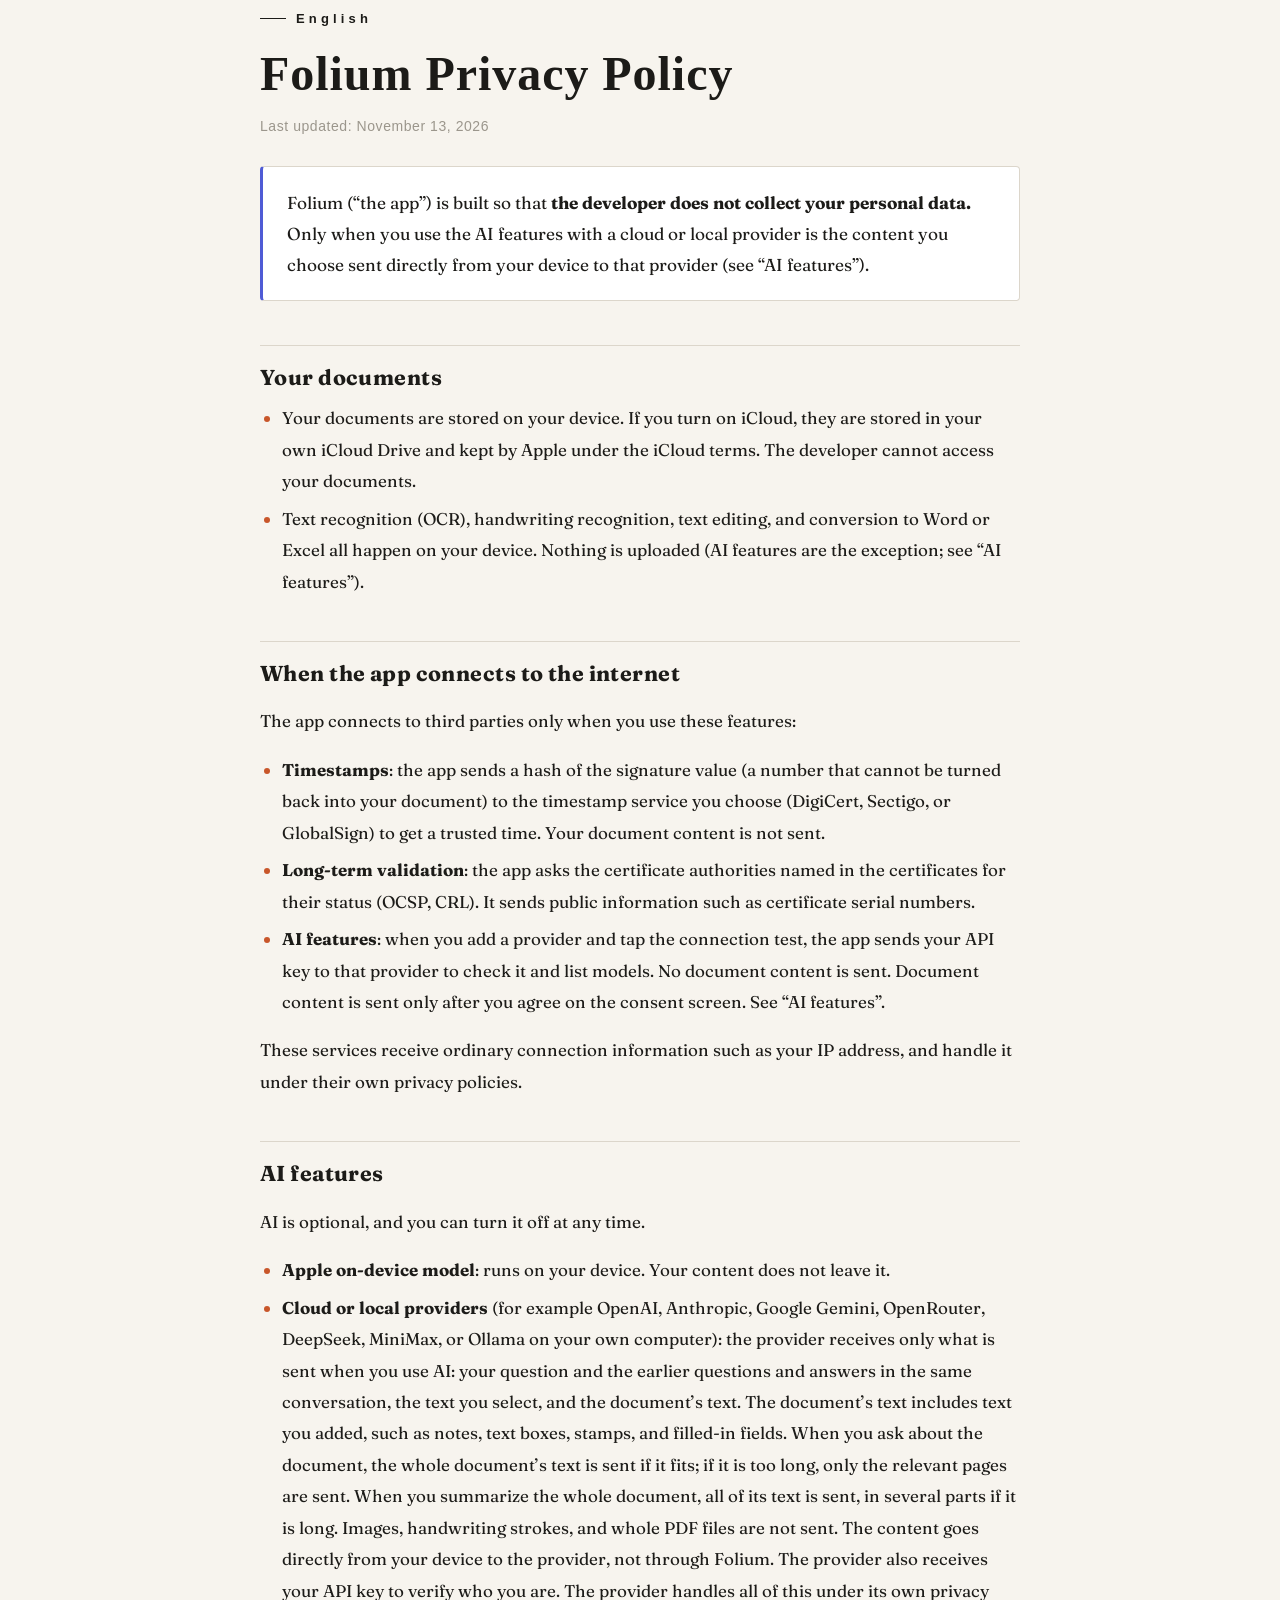
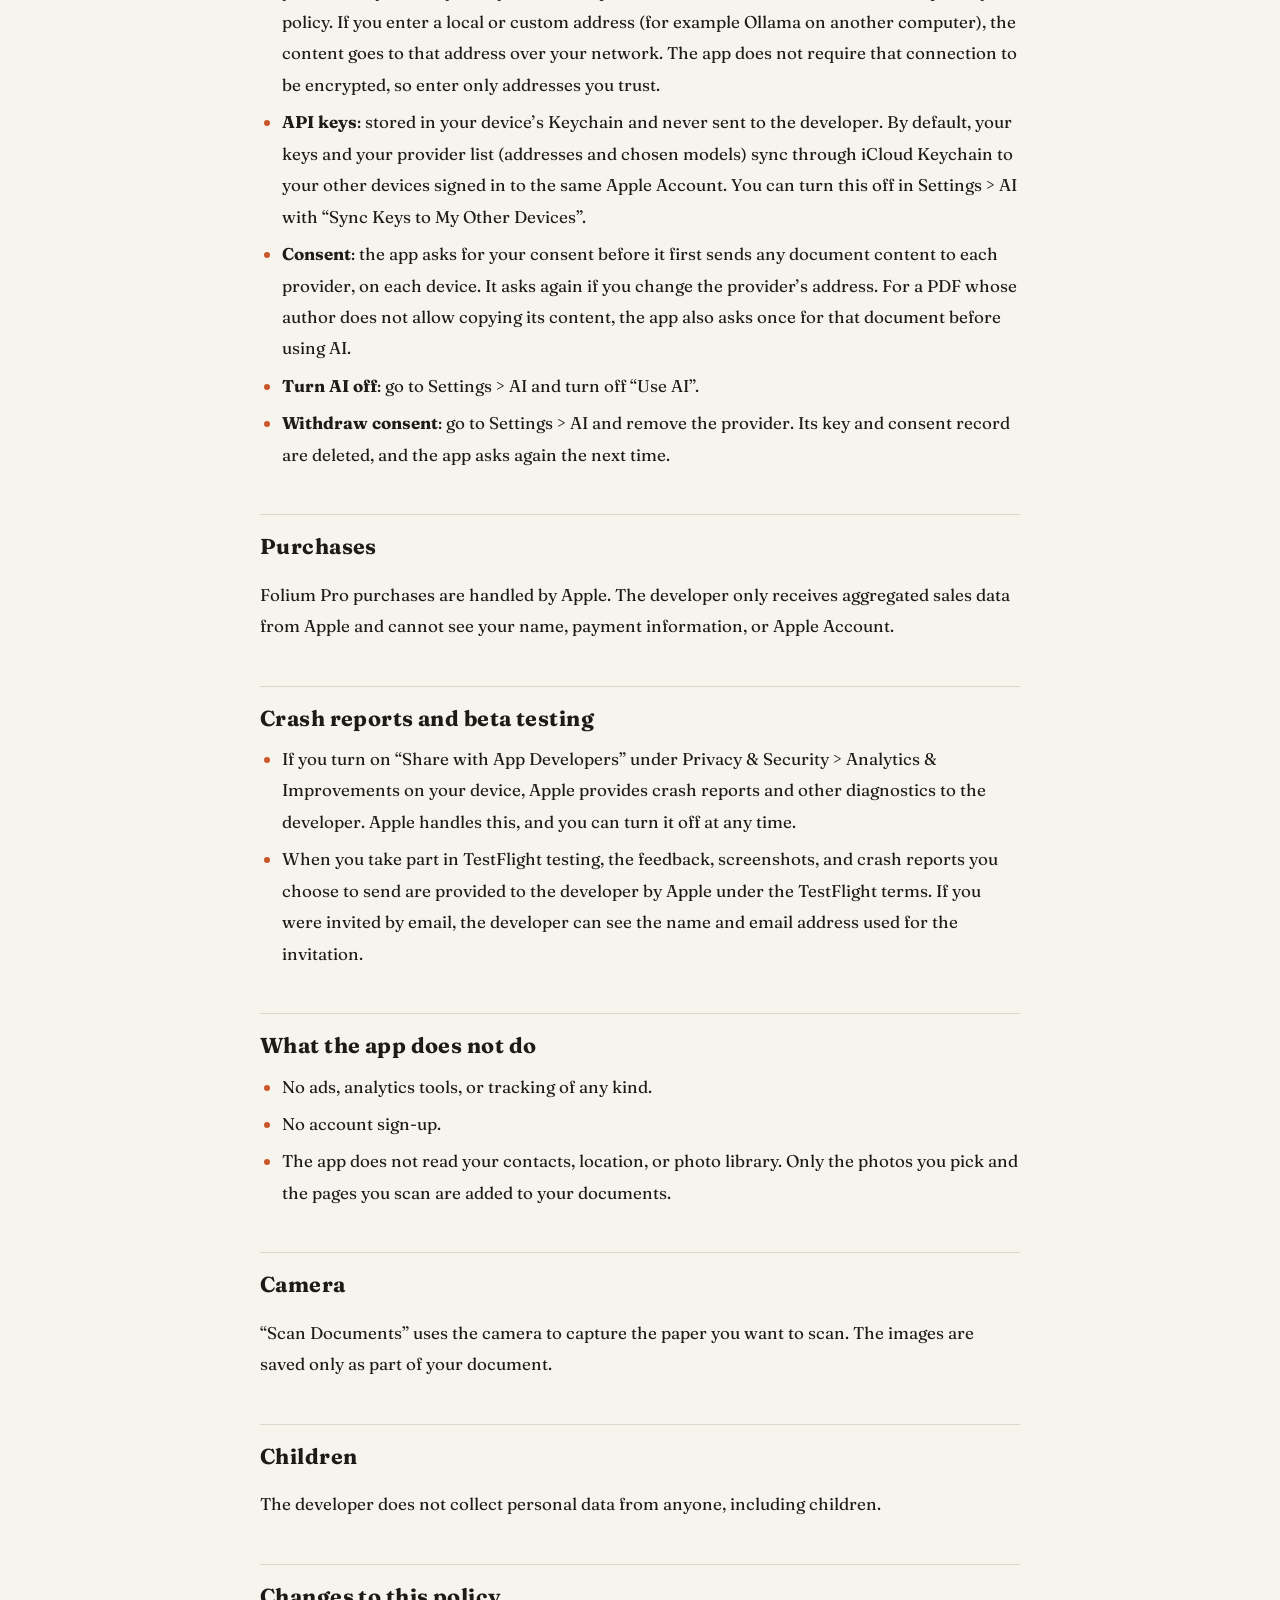
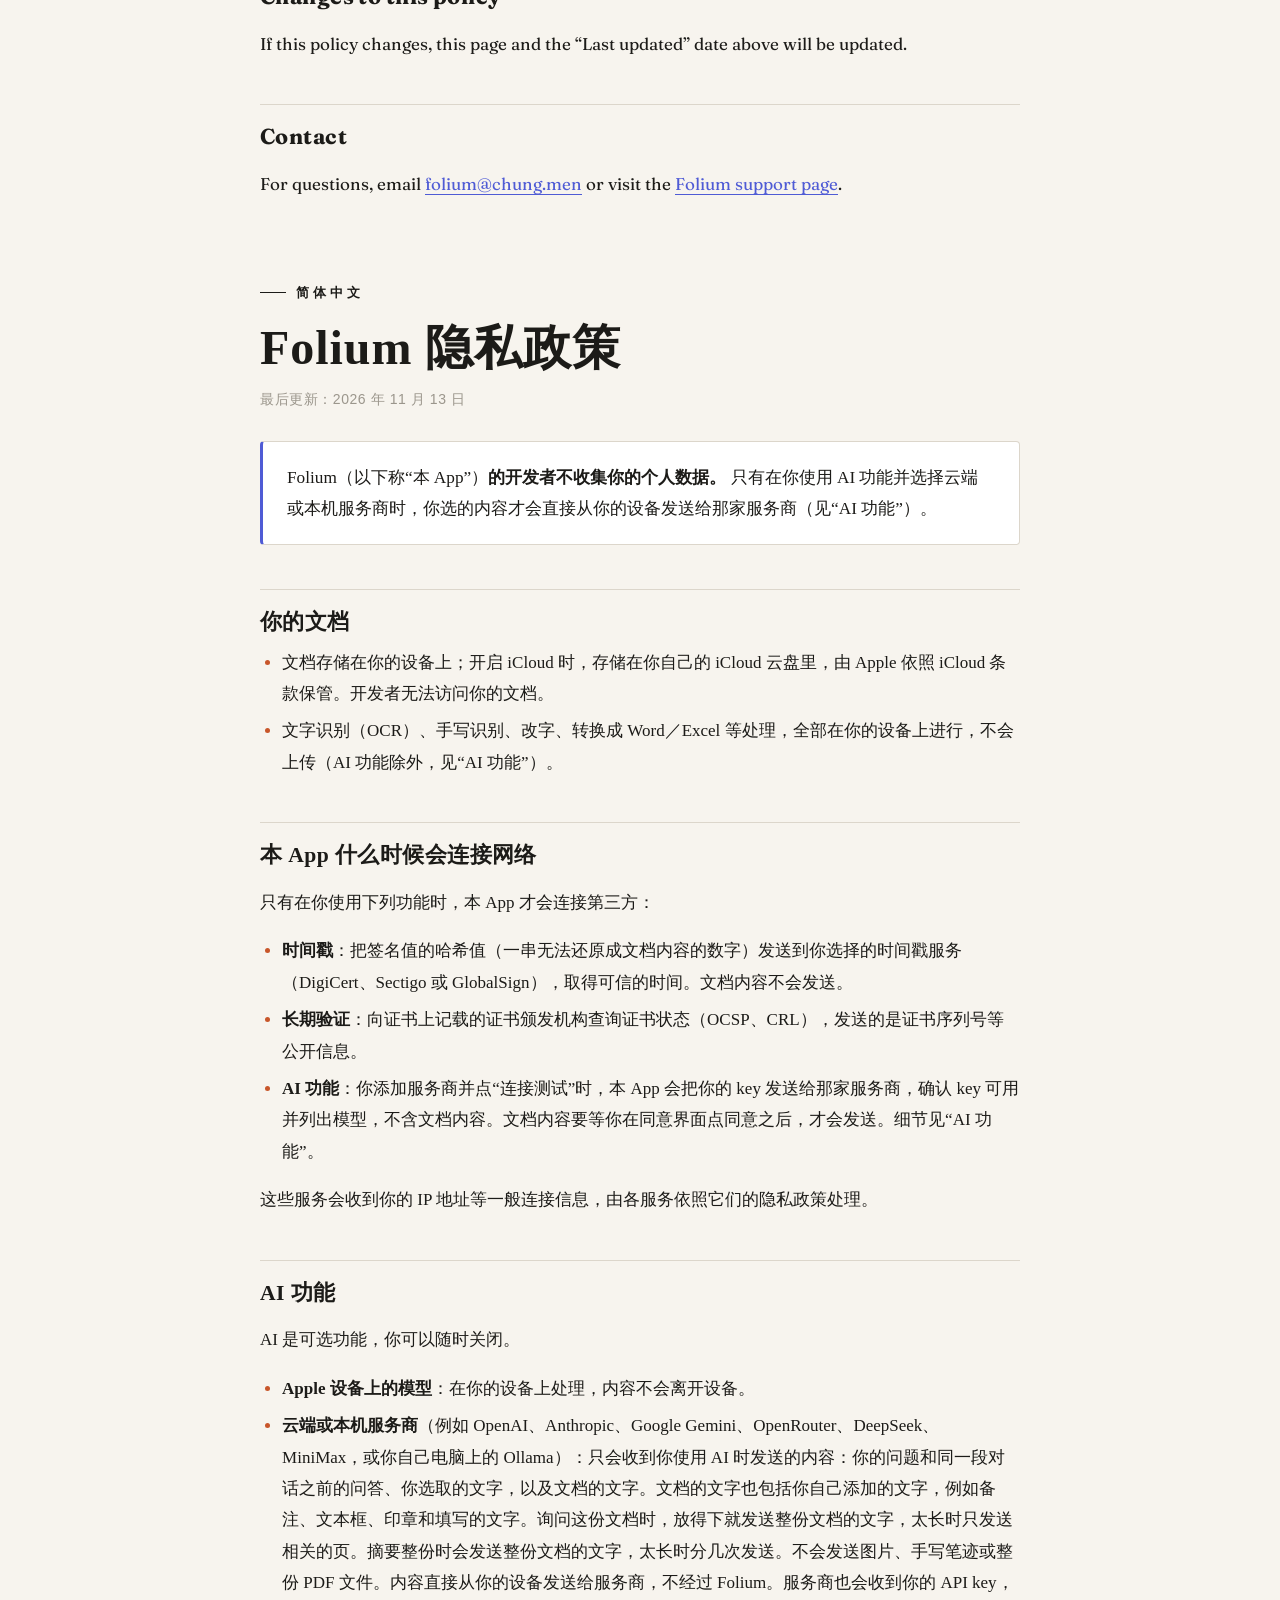
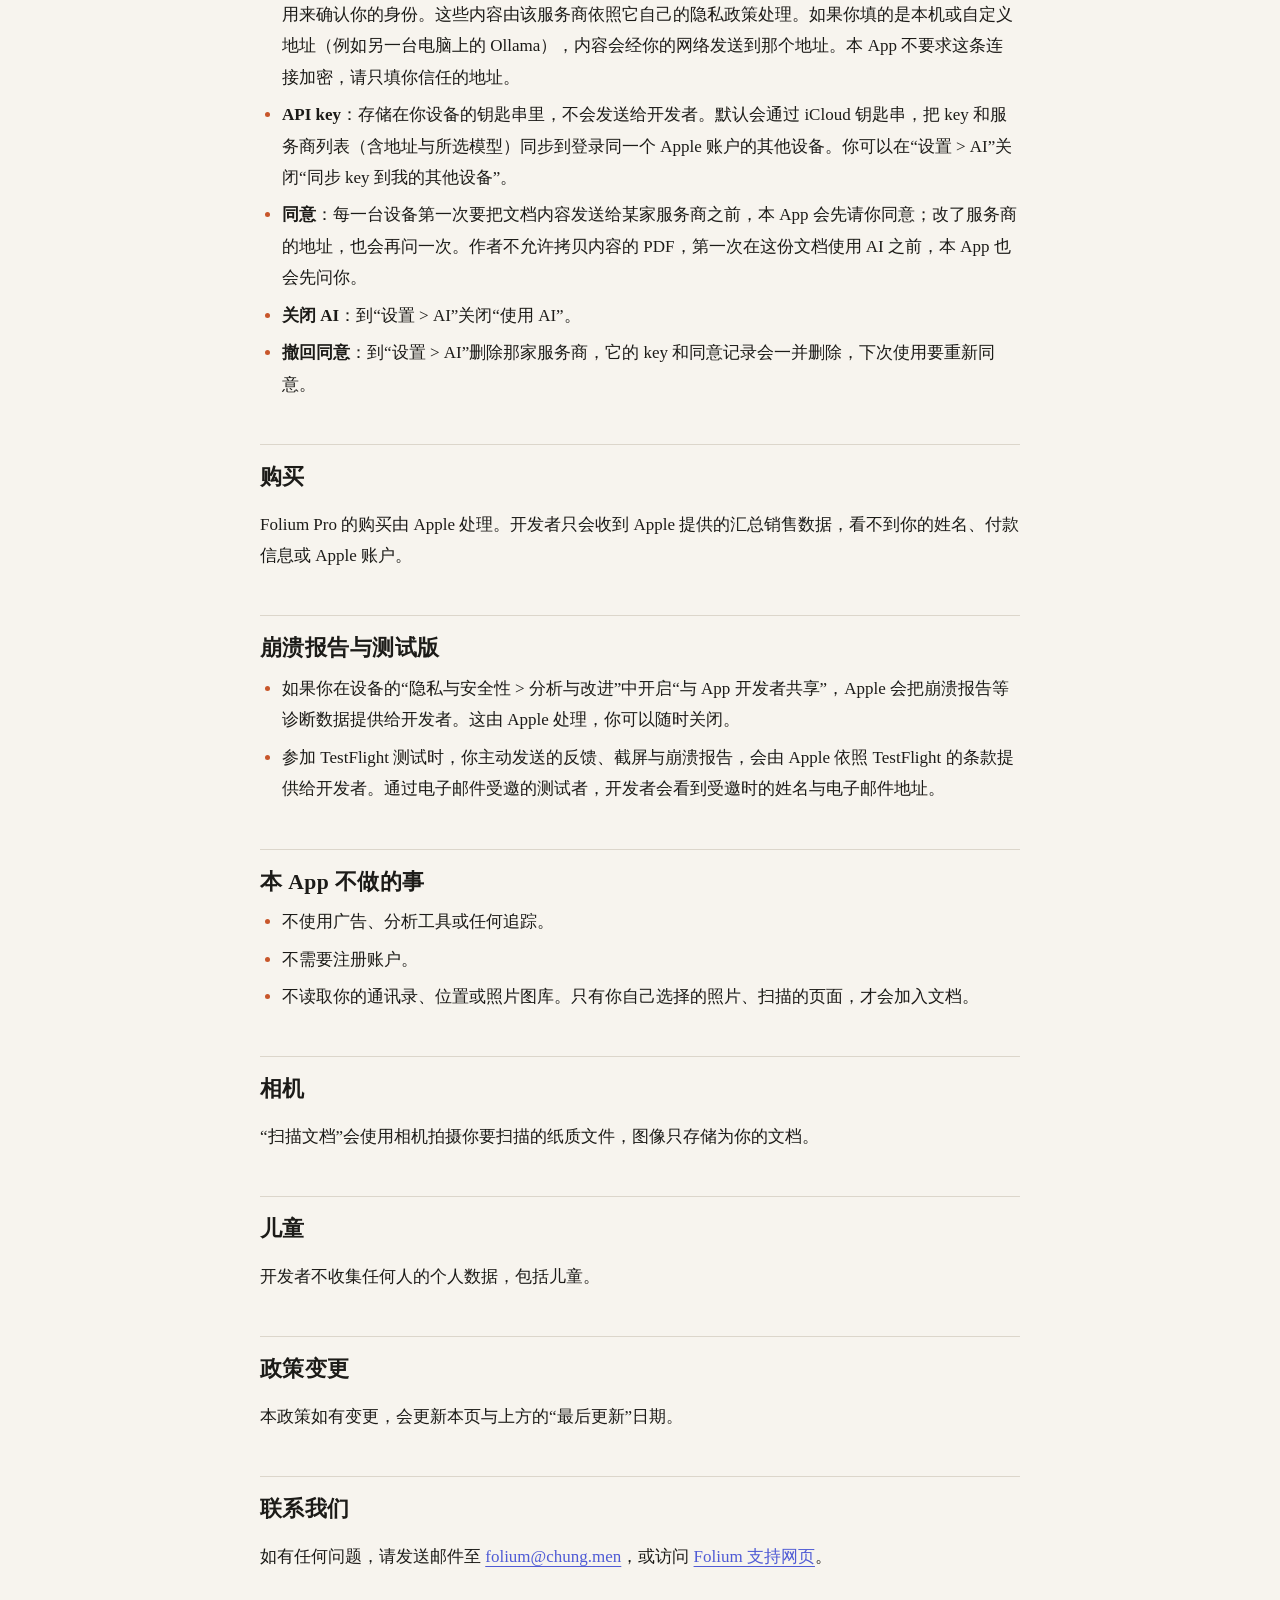
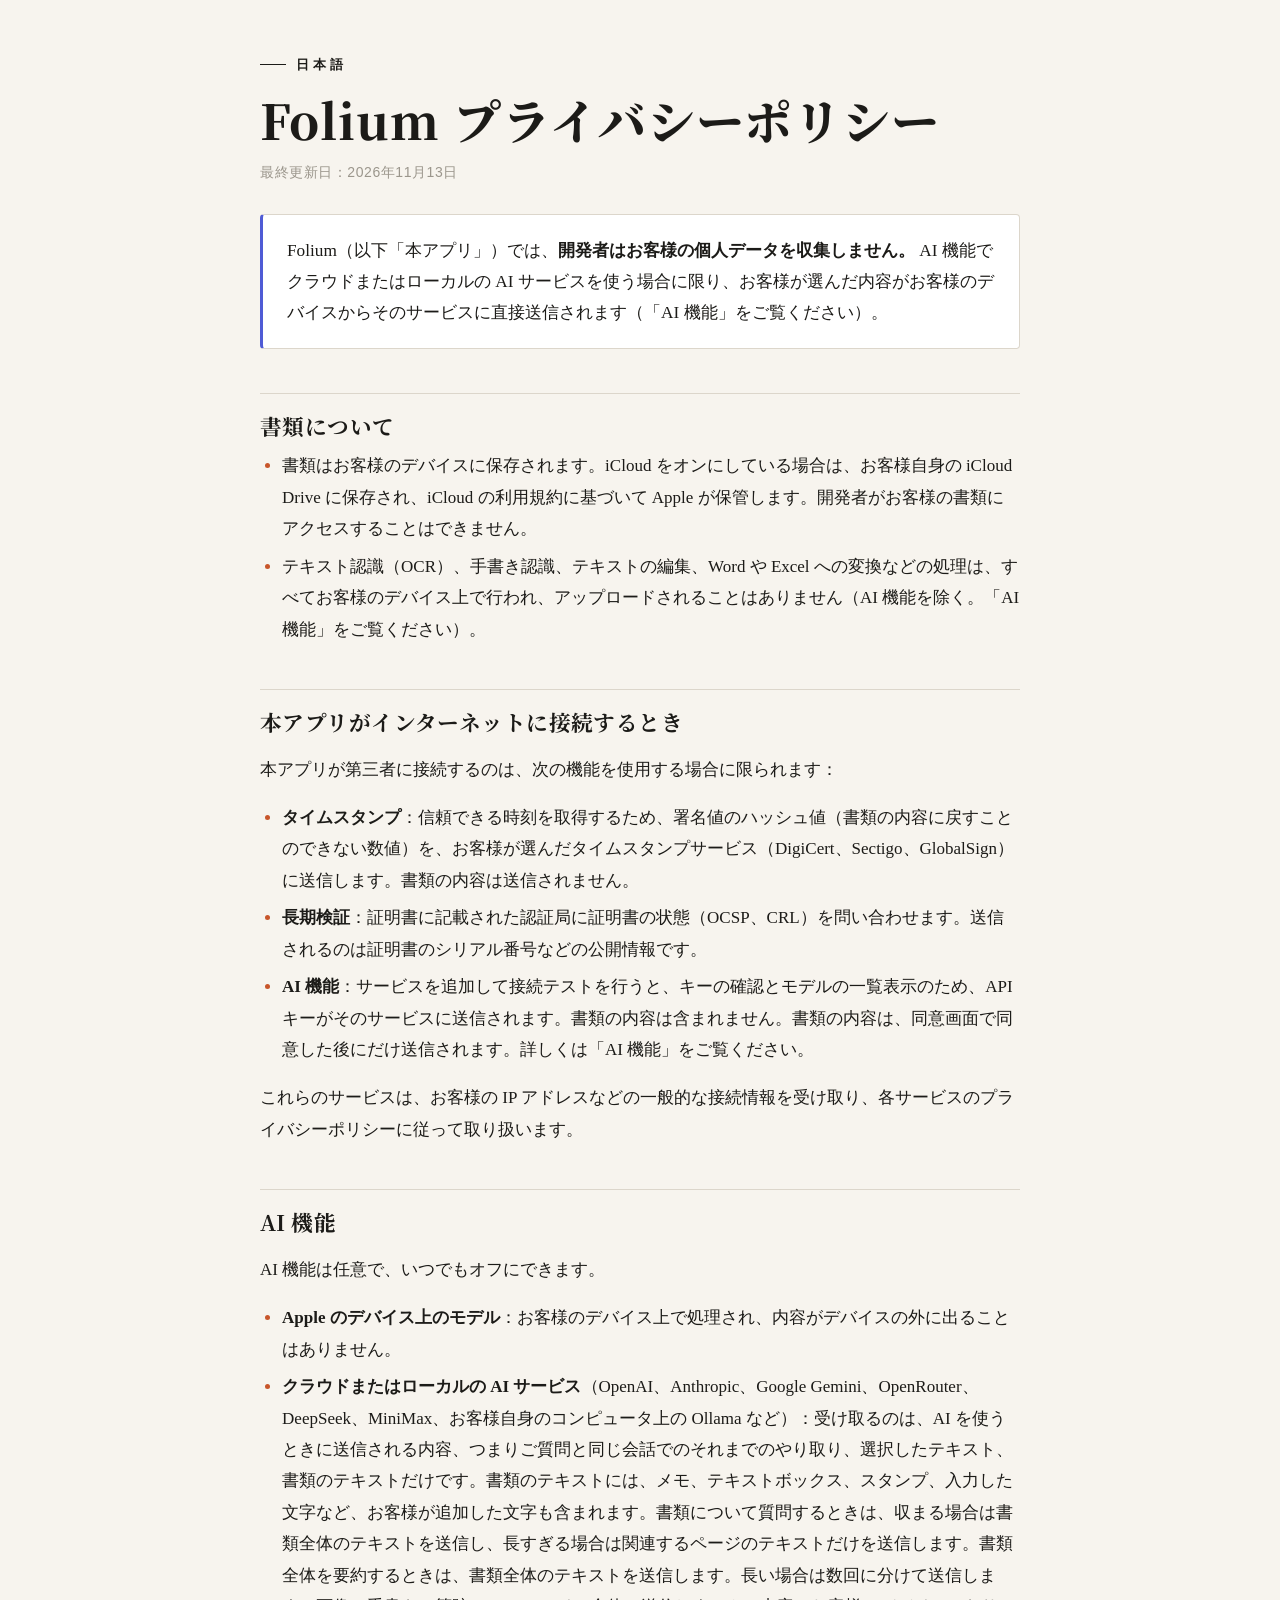
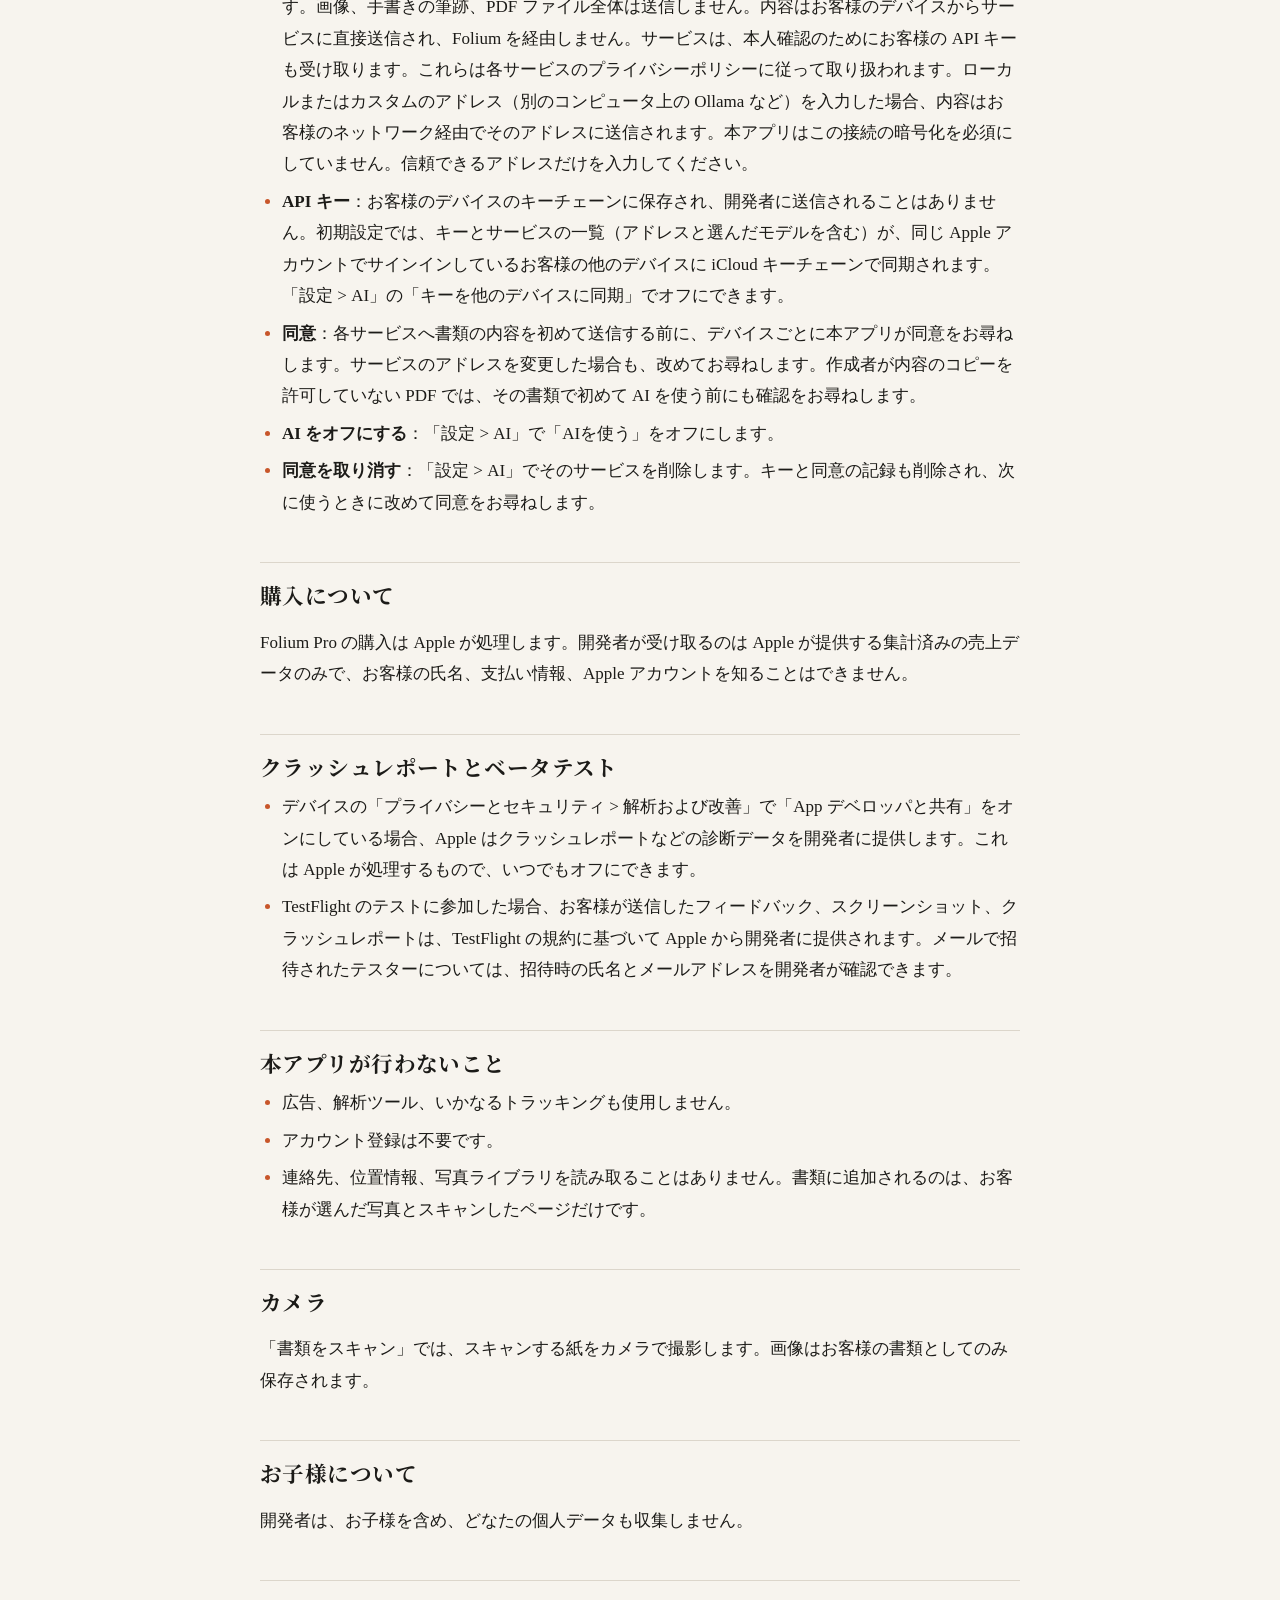
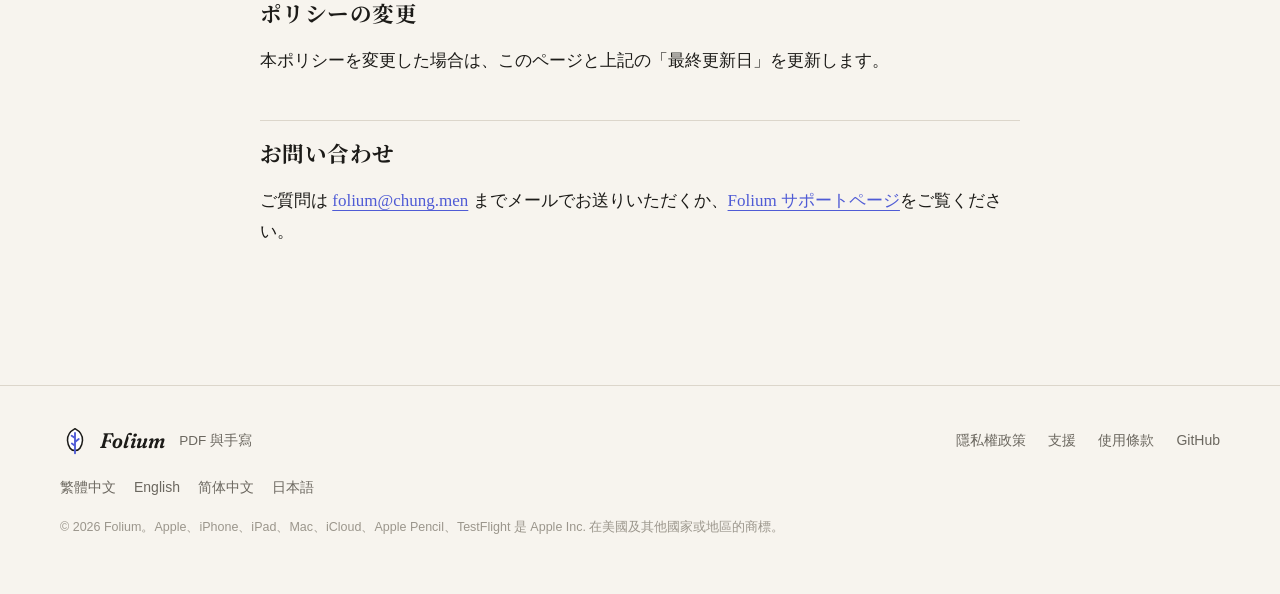
<file: privacy/index.html>
<!doctype html>
<html lang="zh-Hant-TW">
<head>
  <meta charset="utf-8">
  <meta name="viewport" content="width=device-width, initial-scale=1, viewport-fit=cover">
  <title>隱私權政策｜Folium</title>
  <meta name="description" content="Folium 的開發者不蒐集你的個人資料。文件存在你的裝置或你自己的 iCloud 雲碟。AI 功能可以關閉，用雲端服務商時只傳你選的內容。">
  <link rel="canonical" href="https://chung223.github.io/folium/privacy/">
  <meta name="theme-color" content="#F7F4EE" media="(prefers-color-scheme: light)">
  <meta name="theme-color" content="#171717" media="(prefers-color-scheme: dark)">
  <meta property="og:type" content="article">
  <meta property="og:site_name" content="Folium">
  <meta property="og:title" content="Folium 隱私權政策">
  <meta property="og:description" content="Folium 的開發者不蒐集你的個人資料。">
  <meta property="og:url" content="https://chung223.github.io/folium/privacy/">
  <meta property="og:image" content="https://chung223.github.io/folium/assets/og.png">
  <link rel="icon" href="../assets/favicon.svg" type="image/svg+xml">
  <link rel="icon" href="../assets/favicon-64.png" sizes="64x64" type="image/png">
  <link rel="apple-touch-icon" href="../assets/apple-touch-icon.png">
  <link rel="preconnect" href="https://fonts.googleapis.com">
  <link rel="preconnect" href="https://fonts.gstatic.com" crossorigin>
  <link rel="stylesheet" href="https://fonts.googleapis.com/css2?family=Fraunces:ital,opsz,wght@1,9..144,500..700&family=Noto+Serif+TC:wght@400;700;800&family=Noto+Serif+SC:wght@400;700&family=Noto+Serif+JP:wght@400;700&display=swap">
  <link rel="stylesheet" href="../assets/site.css">
</head>
<body>
<a class="skip" href="#main">跳到主要內容</a>

<header class="masthead">
  <div class="wrap">
    <a class="brand" href="../" aria-label="Folium 首頁">
      <svg viewBox="0 0 1024 1024" aria-hidden="true"><path d="M512 92C360 176 246 324 256 496c7 116 42 196 88 262 40 56 104 82 168 82s128-26 168-82c46-66 81-146 88-262 10-172-104-320-256-404Z" fill="var(--sheet)" stroke="var(--ink)" stroke-width="52" stroke-linejoin="round"/><path d="M512 236v694M398 332l114 80M640 446l-128 98M406 600l106 74" fill="none" stroke="var(--indigo)" stroke-width="64" stroke-linecap="round"/></svg>
      <span class="wordmark">Folium</span>
    </a>
    <nav class="nav" aria-label="主選單">
      <a href="../#features">功能</a>
      <a href="./" aria-current="page">隱私</a>
      <a class="wide" href="../#plans">方案</a>
      <a href="../support/">支援</a>
      <a href="#languages">語言</a>
    </nav>
  </div>
</header>

<main id="main" class="doc-page">
  <div class="wrap">
    <p class="eyebrow">Privacy Policy</p>
    <h1>Folium 隱私權政策</h1>
    <p class="updated">最後更新：2026 年 11 月 13 日</p>
    <p class="lang"><a href="#english" lang="en">English ↓</a>　<a href="#zh-hans" lang="zh-Hans">简体中文 ↓</a>　<a href="#ja" lang="ja">日本語 ↓</a></p>

    <p class="summary">Folium（以下稱「本 App」）<strong>的開發者不蒐集你的個人資料。</strong> 只有在你使用 AI 功能並選擇雲端或本機服務商時，你選的內容才會直接從你的裝置傳給那家服務商（見「AI 功能」）。</p>

    <h2>你的文件</h2>
    <ul>
      <li>文件存在你的裝置上；開啟 iCloud 時，存在你自己的 iCloud 雲碟裡，由 Apple 依 iCloud 條款保管。開發者無法存取你的文件。</li>
      <li>文字辨識（OCR）、手寫辨識、改字、轉成 Word／Excel 等處理，全部在你的裝置上進行，不會上傳（AI 功能除外，見「AI 功能」）。</li>
    </ul>

    <h2>本 App 什麼時候會連上網路</h2>
    <p>只有在你使用下列功能時，本 App 才會連線到第三方：</p>
    <ul>
      <li><strong>時間戳</strong>：把簽章值的雜湊值（一串無法還原成文件內容的數字）送到你選擇的時間戳服務（DigiCert、Sectigo 或 GlobalSign），取得可信的時間。文件內容不會送出。</li>
      <li><strong>長期驗證</strong>：向憑證上記載的憑證機構查詢憑證狀態（OCSP、CRL），送出的是憑證序號等公開資訊。</li>
      <li><strong>AI 功能</strong>：你新增服務商並按「連線測試」時，本 App 會把你的 key 傳給那家服務商，確認 key 能用並列出模型，不含文件內容。文件內容要等你在同意畫面按下同意，才會傳出。細節見「AI 功能」。</li>
    </ul>
    <p>這些服務會收到你的 IP 位址等一般連線資訊，由各服務依它們的隱私權政策處理。</p>

    <h2>AI 功能</h2>
    <p>AI 是選用功能，你可以隨時關閉。</p>
    <ul>
      <li><strong>Apple 裝置上的模型</strong>：在你的裝置上處理，內容不會離開裝置。</li>
      <li><strong>雲端或本機服務商</strong>（例如 OpenAI、Anthropic、Google Gemini、OpenRouter、DeepSeek、MiniMax，或你自己電腦上的 Ollama）：只會收到你用 AI 時送出的內容：你的問題和同一段對話之前的問答、你選取的文字，以及文件的文字。文件的文字也包括你自己加的字，例如便利貼、文字框、印章和填寫的字。問這份文件時，放得下就送出整份文件的文字，太長時只送相關的頁。摘要整份時會送出整份文件的文字，太長時分幾次送。不會送出圖片、手寫筆跡或整份 PDF 檔。內容直接從你的裝置傳給服務商，不經過 Folium。服務商也會收到你的 API key，用來確認你的身分。這些內容由該服務商依它自己的隱私權政策處理。如果你填的是本機或自訂位址（例如另一台電腦上的 Ollama），內容會經你的網路傳到那個位址。本 App 不要求這條連線加密，請只填你信任的位址。</li>
      <li><strong>API key</strong>：存在你裝置的鑰匙圈，不會傳給開發者。預設會透過 iCloud 鑰匙圈，把 key 和服務商清單（含網址與選的模型）同步到登入同一個 Apple 帳號的其他裝置。你可以在「設定 &gt; AI」關閉「同步 key 到我的其他裝置」。</li>
      <li><strong>同意</strong>：每一台裝置第一次要把文件內容傳給某家服務商之前，本 App 會先請你同意；改了服務商的網址，也會再問一次。作者不允許拷貝內容的 PDF，第一次在這份文件用 AI 之前，本 App 也會先問你。</li>
      <li><strong>關閉 AI</strong>：到「設定 &gt; AI」關閉「使用 AI」。</li>
      <li><strong>撤回同意</strong>：到「設定 &gt; AI」刪除那家服務商，它的 key 和同意紀錄會一併刪除，下次使用要重新同意。</li>
    </ul>

    <h2>購買</h2>
    <p>Folium Pro 的購買由 Apple 處理。開發者只會收到 Apple 提供的彙總銷售資料，看不到你的姓名、付款資訊或 Apple 帳號。</p>

    <h2>當機報告與測試版</h2>
    <ul>
      <li>如果你在裝置的「隱私權與安全性 &gt; 分析與改進」開啟「與 App 開發者分享」，Apple 會把當機報告等診斷資料提供給開發者。這由 Apple 處理，你可以隨時關閉。</li>
      <li>參加 TestFlight 測試時，你主動傳送的意見回饋、截圖與當機報告，會由 Apple 依 TestFlight 的條款提供給開發者。用電子郵件受邀的測試者，開發者會看到受邀時的姓名與電子郵件。</li>
    </ul>

    <h2>本 App 不做的事</h2>
    <ul>
      <li>不使用廣告、分析工具或任何追蹤。</li>
      <li>不需要註冊帳號。</li>
      <li>不讀取你的通訊錄、位置或相片圖庫。只有你自己選的照片、掃描的頁面，才會加進文件。</li>
    </ul>

    <h2>相機</h2>
    <p>「掃描文件」會使用相機拍攝你要掃描的紙本，影像只存成你的文件。</p>

    <h2>兒童</h2>
    <p>開發者不蒐集任何人的個人資料，包括兒童。</p>

    <h2>政策變更</h2>
    <p>這份政策如有變更，會更新這一頁與上方的「最後更新」日期。App 裡「設定 &gt; 隱私權政策」是同一份內容。</p>

    <h2>聯絡我們</h2>
    <p>如有任何問題，請寫信到 <a href="mailto:folium@chung.men">folium@chung.men</a>，或到 <a href="../support/">Folium 支援頁面</a>。</p>

    <section class="english" id="english" lang="en">
      <p class="eyebrow">English</p>
      <h1>Folium Privacy Policy</h1>
      <p class="updated">Last updated: November 13, 2026</p>

      <p class="summary">Folium (“the app”) is built so that <strong>the developer does not collect your personal data.</strong> Only when you use the AI features with a cloud or local provider is the content you choose sent directly from your device to that provider (see “AI features”).</p>

      <h2>Your documents</h2>
      <ul>
        <li>Your documents are stored on your device. If you turn on iCloud, they are stored in your own iCloud Drive and kept by Apple under the iCloud terms. The developer cannot access your documents.</li>
        <li>Text recognition (OCR), handwriting recognition, text editing, and conversion to Word or Excel all happen on your device. Nothing is uploaded (AI features are the exception; see “AI features”).</li>
      </ul>

      <h2>When the app connects to the internet</h2>
      <p>The app connects to third parties only when you use these features:</p>
      <ul>
        <li><strong>Timestamps</strong>: the app sends a hash of the signature value (a number that cannot be turned back into your document) to the timestamp service you choose (DigiCert, Sectigo, or GlobalSign) to get a trusted time. Your document content is not sent.</li>
        <li><strong>Long-term validation</strong>: the app asks the certificate authorities named in the certificates for their status (OCSP, CRL). It sends public information such as certificate serial numbers.</li>
        <li><strong>AI features</strong>: when you add a provider and tap the connection test, the app sends your API key to that provider to check it and list models. No document content is sent. Document content is sent only after you agree on the consent screen. See “AI features”.</li>
      </ul>
      <p>These services receive ordinary connection information such as your IP address, and handle it under their own privacy policies.</p>

      <h2>AI features</h2>
      <p>AI is optional, and you can turn it off at any time.</p>
      <ul>
        <li><strong>Apple on-device model</strong>: runs on your device. Your content does not leave it.</li>
        <li><strong>Cloud or local providers</strong> (for example OpenAI, Anthropic, Google Gemini, OpenRouter, DeepSeek, MiniMax, or Ollama on your own computer): the provider receives only what is sent when you use AI: your question and the earlier questions and answers in the same conversation, the text you select, and the document’s text. The document’s text includes text you added, such as notes, text boxes, stamps, and filled-in fields. When you ask about the document, the whole document’s text is sent if it fits; if it is too long, only the relevant pages are sent. When you summarize the whole document, all of its text is sent, in several parts if it is long. Images, handwriting strokes, and whole PDF files are not sent. The content goes directly from your device to the provider, not through Folium. The provider also receives your API key to verify who you are. The provider handles all of this under its own privacy policy. If you enter a local or custom address (for example Ollama on another computer), the content goes to that address over your network. The app does not require that connection to be encrypted, so enter only addresses you trust.</li>
        <li><strong>API keys</strong>: stored in your device’s Keychain and never sent to the developer. By default, your keys and your provider list (addresses and chosen models) sync through iCloud Keychain to your other devices signed in to the same Apple Account. You can turn this off in Settings &gt; AI with “Sync Keys to My Other Devices”.</li>
        <li><strong>Consent</strong>: the app asks for your consent before it first sends any document content to each provider, on each device. It asks again if you change the provider’s address. For a PDF whose author does not allow copying its content, the app also asks once for that document before using AI.</li>
        <li><strong>Turn AI off</strong>: go to Settings &gt; AI and turn off “Use AI”.</li>
        <li><strong>Withdraw consent</strong>: go to Settings &gt; AI and remove the provider. Its key and consent record are deleted, and the app asks again the next time.</li>
      </ul>

      <h2>Purchases</h2>
      <p>Folium Pro purchases are handled by Apple. The developer only receives aggregated sales data from Apple and cannot see your name, payment information, or Apple Account.</p>

      <h2>Crash reports and beta testing</h2>
      <ul>
        <li>If you turn on “Share with App Developers” under Privacy &amp; Security &gt; Analytics &amp; Improvements on your device, Apple provides crash reports and other diagnostics to the developer. Apple handles this, and you can turn it off at any time.</li>
        <li>When you take part in TestFlight testing, the feedback, screenshots, and crash reports you choose to send are provided to the developer by Apple under the TestFlight terms. If you were invited by email, the developer can see the name and email address used for the invitation.</li>
      </ul>

      <h2>What the app does not do</h2>
      <ul>
        <li>No ads, analytics tools, or tracking of any kind.</li>
        <li>No account sign-up.</li>
        <li>The app does not read your contacts, location, or photo library. Only the photos you pick and the pages you scan are added to your documents.</li>
      </ul>

      <h2>Camera</h2>
      <p>“Scan Documents” uses the camera to capture the paper you want to scan. The images are saved only as part of your document.</p>

      <h2>Children</h2>
      <p>The developer does not collect personal data from anyone, including children.</p>

      <h2>Changes to this policy</h2>
      <p>If this policy changes, this page and the “Last updated” date above will be updated.</p>

      <h2>Contact</h2>
      <p>For questions, email <a href="mailto:folium@chung.men">folium@chung.men</a> or visit the <a href="../en/support/">Folium support page</a>.</p>
    </section>

    <section class="lang-section" id="zh-hans" lang="zh-Hans">
      <p class="eyebrow">简体中文</p>
      <h1>Folium 隐私政策</h1>
      <p class="updated">最后更新：2026 年 11 月 13 日</p>

      <p class="summary">Folium（以下称“本 App”）<strong>的开发者不收集你的个人数据。</strong> 只有在你使用 AI 功能并选择云端或本机服务商时，你选的内容才会直接从你的设备发送给那家服务商（见“AI 功能”）。</p>

      <h2>你的文档</h2>
      <ul>
        <li>文档存储在你的设备上；开启 iCloud 时，存储在你自己的 iCloud 云盘里，由 Apple 依照 iCloud 条款保管。开发者无法访问你的文档。</li>
        <li>文字识别（OCR）、手写识别、改字、转换成 Word／Excel 等处理，全部在你的设备上进行，不会上传（AI 功能除外，见“AI 功能”）。</li>
      </ul>

      <h2>本 App 什么时候会连接网络</h2>
      <p>只有在你使用下列功能时，本 App 才会连接第三方：</p>
      <ul>
        <li><strong>时间戳</strong>：把签名值的哈希值（一串无法还原成文档内容的数字）发送到你选择的时间戳服务（DigiCert、Sectigo 或 GlobalSign），取得可信的时间。文档内容不会发送。</li>
        <li><strong>长期验证</strong>：向证书上记载的证书颁发机构查询证书状态（OCSP、CRL），发送的是证书序列号等公开信息。</li>
        <li><strong>AI 功能</strong>：你添加服务商并点“连接测试”时，本 App 会把你的 key 发送给那家服务商，确认 key 可用并列出模型，不含文档内容。文档内容要等你在同意界面点同意之后，才会发送。细节见“AI 功能”。</li>
      </ul>
      <p>这些服务会收到你的 IP 地址等一般连接信息，由各服务依照它们的隐私政策处理。</p>

      <h2>AI 功能</h2>
      <p>AI 是可选功能，你可以随时关闭。</p>
      <ul>
        <li><strong>Apple 设备上的模型</strong>：在你的设备上处理，内容不会离开设备。</li>
        <li><strong>云端或本机服务商</strong>（例如 OpenAI、Anthropic、Google Gemini、OpenRouter、DeepSeek、MiniMax，或你自己电脑上的 Ollama）：只会收到你使用 AI 时发送的内容：你的问题和同一段对话之前的问答、你选取的文字，以及文档的文字。文档的文字也包括你自己添加的文字，例如备注、文本框、印章和填写的文字。询问这份文档时，放得下就发送整份文档的文字，太长时只发送相关的页。摘要整份时会发送整份文档的文字，太长时分几次发送。不会发送图片、手写笔迹或整份 PDF 文件。内容直接从你的设备发送给服务商，不经过 Folium。服务商也会收到你的 API key，用来确认你的身份。这些内容由该服务商依照它自己的隐私政策处理。如果你填的是本机或自定义地址（例如另一台电脑上的 Ollama），内容会经你的网络发送到那个地址。本 App 不要求这条连接加密，请只填你信任的地址。</li>
        <li><strong>API key</strong>：存储在你设备的钥匙串里，不会发送给开发者。默认会通过 iCloud 钥匙串，把 key 和服务商列表（含地址与所选模型）同步到登录同一个 Apple 账户的其他设备。你可以在“设置 &gt; AI”关闭“同步 key 到我的其他设备”。</li>
        <li><strong>同意</strong>：每一台设备第一次要把文档内容发送给某家服务商之前，本 App 会先请你同意；改了服务商的地址，也会再问一次。作者不允许拷贝内容的 PDF，第一次在这份文档使用 AI 之前，本 App 也会先问你。</li>
        <li><strong>关闭 AI</strong>：到“设置 &gt; AI”关闭“使用 AI”。</li>
        <li><strong>撤回同意</strong>：到“设置 &gt; AI”删除那家服务商，它的 key 和同意记录会一并删除，下次使用要重新同意。</li>
      </ul>

      <h2>购买</h2>
      <p>Folium Pro 的购买由 Apple 处理。开发者只会收到 Apple 提供的汇总销售数据，看不到你的姓名、付款信息或 Apple 账户。</p>

      <h2>崩溃报告与测试版</h2>
      <ul>
        <li>如果你在设备的“隐私与安全性 &gt; 分析与改进”中开启“与 App 开发者共享”，Apple 会把崩溃报告等诊断数据提供给开发者。这由 Apple 处理，你可以随时关闭。</li>
        <li>参加 TestFlight 测试时，你主动发送的反馈、截屏与崩溃报告，会由 Apple 依照 TestFlight 的条款提供给开发者。通过电子邮件受邀的测试者，开发者会看到受邀时的姓名与电子邮件地址。</li>
      </ul>

      <h2>本 App 不做的事</h2>
      <ul>
        <li>不使用广告、分析工具或任何追踪。</li>
        <li>不需要注册账户。</li>
        <li>不读取你的通讯录、位置或照片图库。只有你自己选择的照片、扫描的页面，才会加入文档。</li>
      </ul>

      <h2>相机</h2>
      <p>“扫描文档”会使用相机拍摄你要扫描的纸质文件，图像只存储为你的文档。</p>

      <h2>儿童</h2>
      <p>开发者不收集任何人的个人数据，包括儿童。</p>

      <h2>政策变更</h2>
      <p>本政策如有变更，会更新本页与上方的“最后更新”日期。</p>

      <h2>联系我们</h2>
      <p>如有任何问题，请发送邮件至 <a href="mailto:folium@chung.men">folium@chung.men</a>，或访问 <a href="../zh-Hans/support/">Folium 支持网页</a>。</p>
    </section>

    <section class="lang-section" id="ja" lang="ja">
      <p class="eyebrow">日本語</p>
      <h1>Folium プライバシーポリシー</h1>
      <p class="updated">最終更新日：2026年11月13日</p>

      <p class="summary">Folium（以下「本アプリ」）では、<strong>開発者はお客様の個人データを収集しません。</strong> AI 機能でクラウドまたはローカルの AI サービスを使う場合に限り、お客様が選んだ内容がお客様のデバイスからそのサービスに直接送信されます（「AI 機能」をご覧ください）。</p>

      <h2>書類について</h2>
      <ul>
        <li>書類はお客様のデバイスに保存されます。iCloud をオンにしている場合は、お客様自身の iCloud Drive に保存され、iCloud の利用規約に基づいて Apple が保管します。開発者がお客様の書類にアクセスすることはできません。</li>
        <li>テキスト認識（OCR）、手書き認識、テキストの編集、Word や Excel への変換などの処理は、すべてお客様のデバイス上で行われ、アップロードされることはありません（AI 機能を除く。「AI 機能」をご覧ください）。</li>
      </ul>

      <h2>本アプリがインターネットに接続するとき</h2>
      <p>本アプリが第三者に接続するのは、次の機能を使用する場合に限られます：</p>
      <ul>
        <li><strong>タイムスタンプ</strong>：信頼できる時刻を取得するため、署名値のハッシュ値（書類の内容に戻すことのできない数値）を、お客様が選んだタイムスタンプサービス（DigiCert、Sectigo、GlobalSign）に送信します。書類の内容は送信されません。</li>
        <li><strong>長期検証</strong>：証明書に記載された認証局に証明書の状態（OCSP、CRL）を問い合わせます。送信されるのは証明書のシリアル番号などの公開情報です。</li>
        <li><strong>AI 機能</strong>：サービスを追加して接続テストを行うと、キーの確認とモデルの一覧表示のため、API キーがそのサービスに送信されます。書類の内容は含まれません。書類の内容は、同意画面で同意した後にだけ送信されます。詳しくは「AI 機能」をご覧ください。</li>
      </ul>
      <p>これらのサービスは、お客様の IP アドレスなどの一般的な接続情報を受け取り、各サービスのプライバシーポリシーに従って取り扱います。</p>

      <h2>AI 機能</h2>
      <p>AI 機能は任意で、いつでもオフにできます。</p>
      <ul>
        <li><strong>Apple のデバイス上のモデル</strong>：お客様のデバイス上で処理され、内容がデバイスの外に出ることはありません。</li>
        <li><strong>クラウドまたはローカルの AI サービス</strong>（OpenAI、Anthropic、Google Gemini、OpenRouter、DeepSeek、MiniMax、お客様自身のコンピュータ上の Ollama など）：受け取るのは、AI を使うときに送信される内容、つまりご質問と同じ会話でのそれまでのやり取り、選択したテキスト、書類のテキストだけです。書類のテキストには、メモ、テキストボックス、スタンプ、入力した文字など、お客様が追加した文字も含まれます。書類について質問するときは、収まる場合は書類全体のテキストを送信し、長すぎる場合は関連するページのテキストだけを送信します。書類全体を要約するときは、書類全体のテキストを送信します。長い場合は数回に分けて送信します。画像、手書きの筆跡、PDF ファイル全体は送信しません。内容はお客様のデバイスからサービスに直接送信され、Folium を経由しません。サービスは、本人確認のためにお客様の API キーも受け取ります。これらは各サービスのプライバシーポリシーに従って取り扱われます。ローカルまたはカスタムのアドレス（別のコンピュータ上の Ollama など）を入力した場合、内容はお客様のネットワーク経由でそのアドレスに送信されます。本アプリはこの接続の暗号化を必須にしていません。信頼できるアドレスだけを入力してください。</li>
        <li><strong>API キー</strong>：お客様のデバイスのキーチェーンに保存され、開発者に送信されることはありません。初期設定では、キーとサービスの一覧（アドレスと選んだモデルを含む）が、同じ Apple アカウントでサインインしているお客様の他のデバイスに iCloud キーチェーンで同期されます。「設定 &gt; AI」の「キーを他のデバイスに同期」でオフにできます。</li>
        <li><strong>同意</strong>：各サービスへ書類の内容を初めて送信する前に、デバイスごとに本アプリが同意をお尋ねします。サービスのアドレスを変更した場合も、改めてお尋ねします。作成者が内容のコピーを許可していない PDF では、その書類で初めて AI を使う前にも確認をお尋ねします。</li>
        <li><strong>AI をオフにする</strong>：「設定 &gt; AI」で「AIを使う」をオフにします。</li>
        <li><strong>同意を取り消す</strong>：「設定 &gt; AI」でそのサービスを削除します。キーと同意の記録も削除され、次に使うときに改めて同意をお尋ねします。</li>
      </ul>

      <h2>購入について</h2>
      <p>Folium Pro の購入は Apple が処理します。開発者が受け取るのは Apple が提供する集計済みの売上データのみで、お客様の氏名、支払い情報、Apple アカウントを知ることはできません。</p>

      <h2>クラッシュレポートとベータテスト</h2>
      <ul>
        <li>デバイスの「プライバシーとセキュリティ &gt; 解析および改善」で「App デベロッパと共有」をオンにしている場合、Apple はクラッシュレポートなどの診断データを開発者に提供します。これは Apple が処理するもので、いつでもオフにできます。</li>
        <li>TestFlight のテストに参加した場合、お客様が送信したフィードバック、スクリーンショット、クラッシュレポートは、TestFlight の規約に基づいて Apple から開発者に提供されます。メールで招待されたテスターについては、招待時の氏名とメールアドレスを開発者が確認できます。</li>
      </ul>

      <h2>本アプリが行わないこと</h2>
      <ul>
        <li>広告、解析ツール、いかなるトラッキングも使用しません。</li>
        <li>アカウント登録は不要です。</li>
        <li>連絡先、位置情報、写真ライブラリを読み取ることはありません。書類に追加されるのは、お客様が選んだ写真とスキャンしたページだけです。</li>
      </ul>

      <h2>カメラ</h2>
      <p>「書類をスキャン」では、スキャンする紙をカメラで撮影します。画像はお客様の書類としてのみ保存されます。</p>

      <h2>お子様について</h2>
      <p>開発者は、お子様を含め、どなたの個人データも収集しません。</p>

      <h2>ポリシーの変更</h2>
      <p>本ポリシーを変更した場合は、このページと上記の「最終更新日」を更新します。</p>

      <h2>お問い合わせ</h2>
      <p>ご質問は <a href="mailto:folium@chung.men">folium@chung.men</a> までメールでお送りいただくか、<a href="../ja/support/">Folium サポートページ</a>をご覧ください。</p>
    </section>
  </div>
</main>

<footer class="footer">
  <div class="wrap">
    <div class="top">
      <a class="brand" href="../" aria-label="Folium 首頁">
        <svg viewBox="0 0 1024 1024" aria-hidden="true"><path d="M512 92C360 176 246 324 256 496c7 116 42 196 88 262 40 56 104 82 168 82s128-26 168-82c46-66 81-146 88-262 10-172-104-320-256-404Z" fill="var(--sheet)" stroke="var(--ink)" stroke-width="52" stroke-linejoin="round"/><path d="M512 236v694M398 332l114 80M640 446l-128 98M406 600l106 74" fill="none" stroke="var(--indigo)" stroke-width="64" stroke-linecap="round"/></svg>
        <span class="wordmark">Folium</span><span class="tag">PDF 與手寫</span>
      </a>
      <nav aria-label="頁尾連結">
        <a href="./">隱私權政策</a>
        <a href="../support/">支援</a>
        <a href="https://www.apple.com/legal/internet-services/itunes/dev/stdeula/">使用條款</a>
        <a href="https://github.com/chung223/folium">GitHub</a>
      </nav>
      <nav class="langs" id="languages" aria-label="語言">
        <a href="./" hreflang="zh-Hant" lang="zh-Hant">繁體中文</a>
        <a href="#english" hreflang="en" lang="en">English</a>
        <a href="#zh-hans" hreflang="zh-Hans" lang="zh-Hans">简体中文</a>
        <a href="#ja" hreflang="ja" lang="ja">日本語</a>
      </nav>
    </div>
    <p class="legal">© 2026 Folium。Apple、iPhone、iPad、Mac、iCloud、Apple Pencil、TestFlight 是 Apple Inc. 在美國及其他國家或地區的商標。</p>
  </div>
</footer>
</body>
</html>
</file>
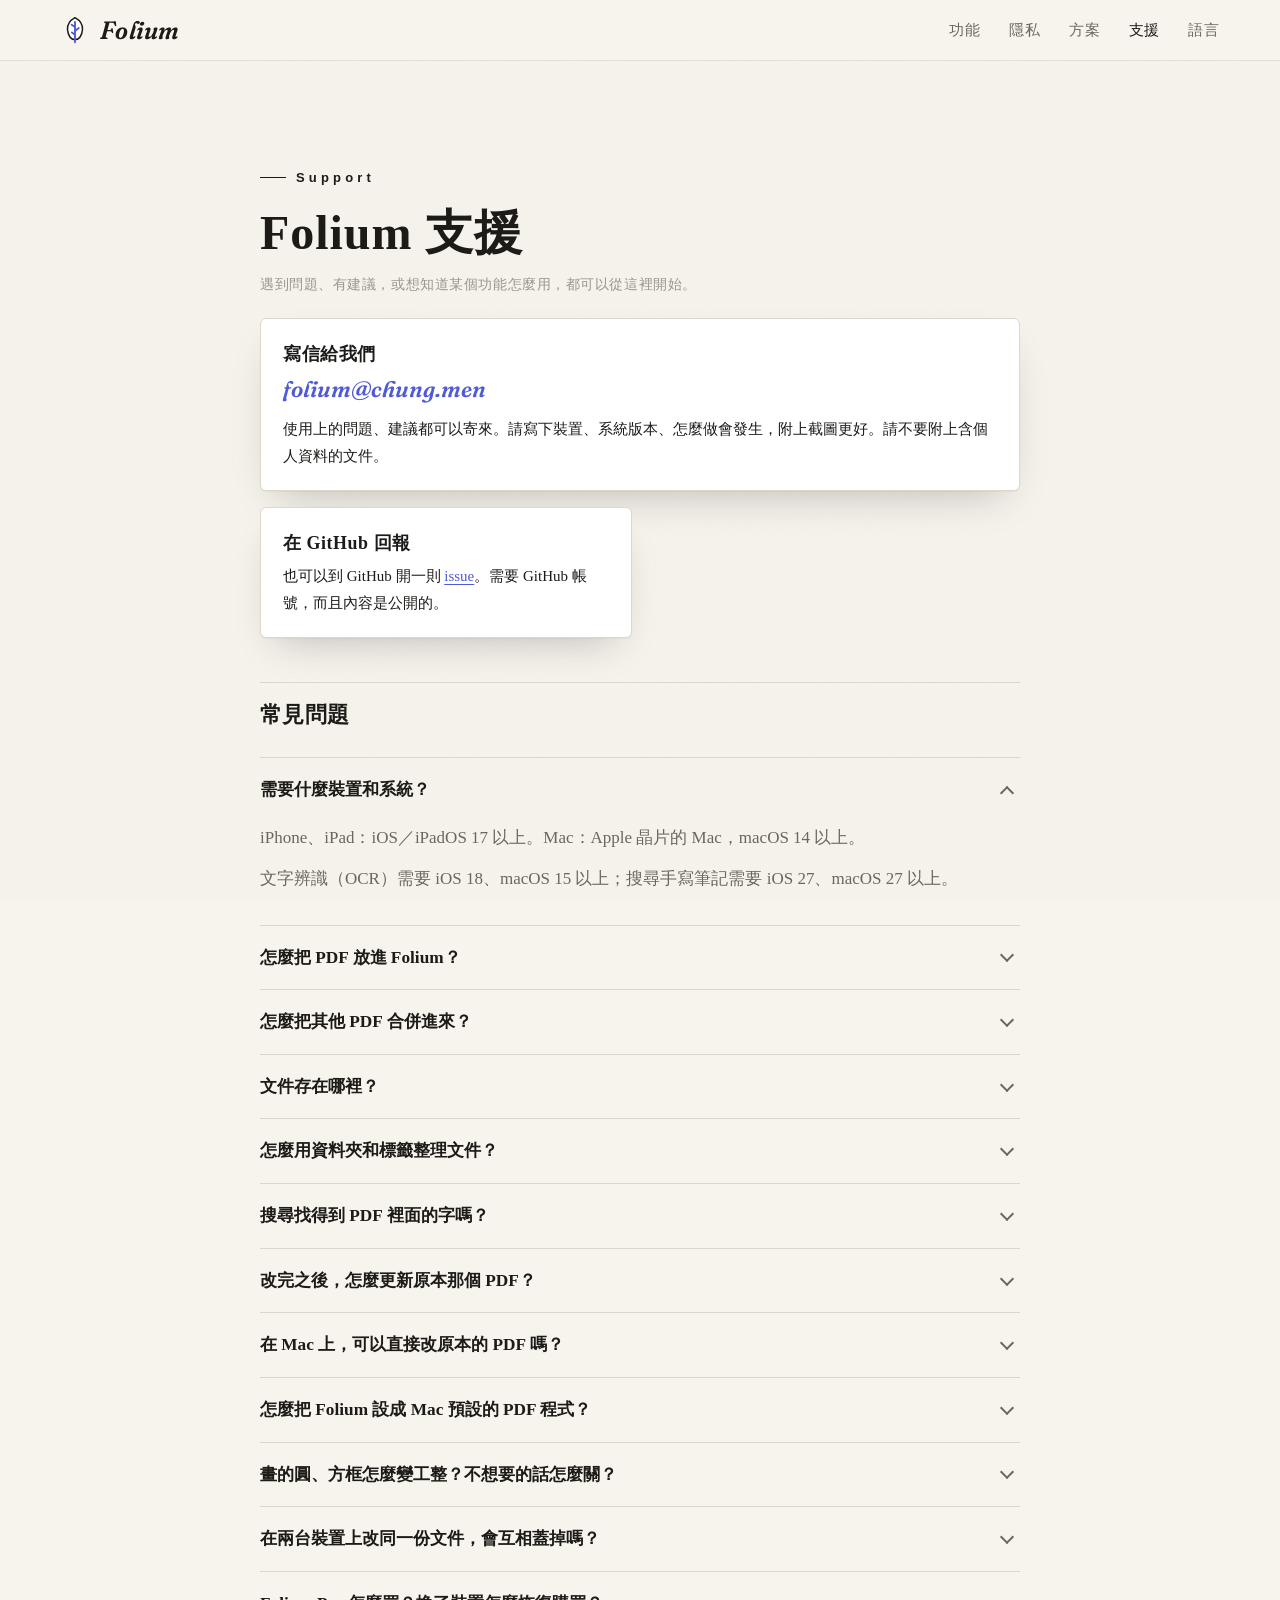
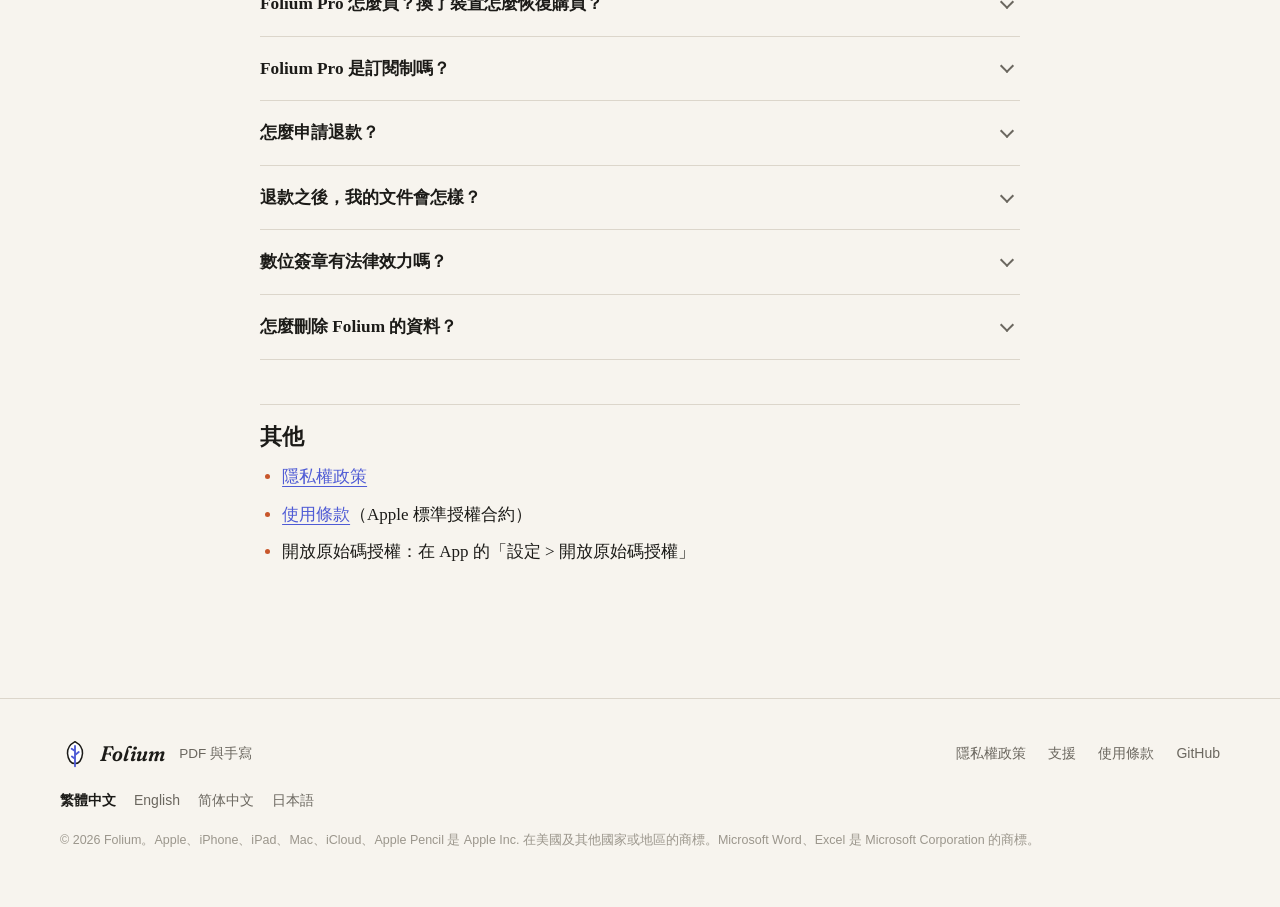
<file: support/index.html>
<!doctype html>
<html lang="zh-Hant-TW">
<head>
  <meta charset="utf-8">
  <meta name="viewport" content="width=device-width, initial-scale=1, viewport-fit=cover">
  <title>支援｜Folium</title>
  <meta name="description" content="Folium 的常見問題、系統需求、購買與退款說明，以及回報問題的方式。">
  <link rel="alternate" hreflang="zh-Hant" href="https://chung223.github.io/folium/support/">
  <link rel="alternate" hreflang="en" href="https://chung223.github.io/folium/en/support/">
  <link rel="alternate" hreflang="zh-Hans" href="https://chung223.github.io/folium/zh-Hans/support/">
  <link rel="alternate" hreflang="ja" href="https://chung223.github.io/folium/ja/support/">
  <link rel="alternate" hreflang="x-default" href="https://chung223.github.io/folium/support/">
  <link rel="canonical" href="https://chung223.github.io/folium/support/">
  <meta name="theme-color" content="#F7F4EE" media="(prefers-color-scheme: light)">
  <meta name="theme-color" content="#171717" media="(prefers-color-scheme: dark)">
  <meta property="og:type" content="website">
  <meta property="og:site_name" content="Folium">
  <meta property="og:title" content="Folium 支援">
  <meta property="og:description" content="常見問題、系統需求、購買與退款，以及回報問題的方式。">
  <meta property="og:url" content="https://chung223.github.io/folium/support/">
  <meta property="og:image" content="https://chung223.github.io/folium/assets/og.png">
  <link rel="icon" href="../assets/favicon.svg" type="image/svg+xml">
  <link rel="icon" href="../assets/favicon-64.png" sizes="64x64" type="image/png">
  <link rel="apple-touch-icon" href="../assets/apple-touch-icon.png">
  <link rel="preconnect" href="https://fonts.googleapis.com">
  <link rel="preconnect" href="https://fonts.gstatic.com" crossorigin>
  <link rel="stylesheet" href="https://fonts.googleapis.com/css2?family=Fraunces:ital,opsz,wght@1,9..144,500..700&family=Noto+Serif+TC:wght@400;700;800&display=swap">
  <link rel="stylesheet" href="../assets/site.css">
</head>
<body>
<a class="skip" href="#main">跳到主要內容</a>

<header class="masthead">
  <div class="wrap">
    <a class="brand" href="../" aria-label="Folium 首頁">
      <svg viewBox="0 0 1024 1024" aria-hidden="true"><path d="M512 92C360 176 246 324 256 496c7 116 42 196 88 262 40 56 104 82 168 82s128-26 168-82c46-66 81-146 88-262 10-172-104-320-256-404Z" fill="var(--sheet)" stroke="var(--ink)" stroke-width="52" stroke-linejoin="round"/><path d="M512 236v694M398 332l114 80M640 446l-128 98M406 600l106 74" fill="none" stroke="var(--indigo)" stroke-width="64" stroke-linecap="round"/></svg>
      <span class="wordmark">Folium</span>
    </a>
    <nav class="nav" aria-label="主選單">
      <a href="../#features">功能</a>
      <a href="../privacy/">隱私</a>
      <a class="wide" href="../#plans">方案</a>
      <a href="./" aria-current="page">支援</a>
      <a href="#languages">語言</a>
    </nav>
  </div>
</header>

<main id="main" class="doc-page">
  <div class="wrap">
    <p class="eyebrow">Support</p>
    <h1>Folium 支援</h1>
    <p class="updated">遇到問題、有建議，或想知道某個功能怎麼用，都可以從這裡開始。</p>

    <div class="contact-cards">
      <div class="card wide">
        <h3>寫信給我們</h3>
        <p class="mail"><a href="mailto:folium@chung.men">folium@chung.men</a></p>
        <p>使用上的問題、建議都可以寄來。請寫下裝置、系統版本、怎麼做會發生，附上截圖更好。請不要附上含個人資料的文件。</p>
      </div>
      <div class="card">
        <h3>在 GitHub 回報</h3>
        <p>也可以到 GitHub 開一則 <a href="https://github.com/chung223/folium/issues/new">issue</a>。需要 GitHub 帳號，而且內容是公開的。</p>
      </div>
    </div>

    <h2>常見問題</h2>
    <div class="faq">
      <details open>
        <summary>需要什麼裝置和系統？</summary>
        <div class="answer">
          <p>iPhone、iPad：iOS／iPadOS 17 以上。Mac：Apple 晶片的 Mac，macOS 14 以上。</p>
          <p>文字辨識（OCR）需要 iOS 18、macOS 15 以上；搜尋手寫筆記需要 iOS 27、macOS 27 以上。</p>
        </div>
      </details>
      <details>
        <summary>怎麼把 PDF 放進 Folium？</summary>
        <div class="answer">
          <p>在圖書館按「新增」（＋），選「匯入…」從「檔案」App 挑檔案，或選「掃描文件…」用相機掃描紙本。</p>
          <p>也可以在其他 App（例如郵件、「檔案」）的分享選單選 Folium。Mac 上在 Finder 用 Folium 打開 PDF 時，可以選「放進圖書館」或「直接編輯原檔」（見下面）。Word、Excel 檔匯入時會轉成 PDF（Folium Pro）。</p>
        </div>
      </details>
      <details>
        <summary>怎麼把其他 PDF 合併進來？</summary>
        <div class="answer">
          <p>打開要留下的那份文件，從 Finder 或「檔案」把其他 PDF、圖片拖進來（iPad、Mac）：放在頁面上，插在那一頁後面；放在側欄的縮圖之間或「頁面」的格子上，就插在那個位置。每張圖片一頁。</p>
          <p>也可以在「頁面」按「新增」，選「從『檔案』插入…」或「從圖書館插入…」。</p>
        </div>
      </details>
      <details>
        <summary>文件存在哪裡？</summary>
        <div class="answer">
          <p>開啟 iCloud 雲碟時，文件存在你自己的 iCloud 雲碟的「Folium」資料夾，「檔案」App 和 Finder 都看得到，iPhone、iPad、Mac 會自動同步。沒有開啟時，文件只存在這台裝置上。</p>
        </div>
      </details>
      <details>
        <summary>怎麼用資料夾和標籤整理文件？</summary>
        <div class="answer">
          <p>在圖書館按「新增」（＋），選「新增資料夾」（Mac 也可以按 ⇧⌘N）。把文件拖到資料夾上，或在文件上按右鍵（iPhone、iPad 是長按）選「移到…」，一次可以選好幾份。資料夾就是 iCloud 雲碟「Folium」裡真的資料夾，「檔案」App、Finder 裡也看得到同樣的分類。刪掉資料夾時，裡面的文件會移到上一層，不會被刪掉。</p>
          <p>在文件上按右鍵（長按）選「標籤…」，可以加上標籤、新增標籤、換顏色。點側欄的標籤（iPhone 是上方那一列），就列出所有有這個標籤的文件。</p>
        </div>
      </details>
      <details>
        <summary>搜尋找得到 PDF 裡面的字嗎？</summary>
        <div class="answer">
          <p>可以。圖書館的搜尋會找標題，也會找 PDF 裡的字、做過文字辨識的掃描件，以及你加的文字框、填進去的字。點一下結果，就打開到那一頁。</p>
          <p>每台裝置第一次會花一點時間整理文件的內容。還沒下載到這台裝置的文件，打開過一次之後才搜得到裡面的字。手寫的筆記要打開文件，在文件裡搜尋（iOS 27、macOS 27 以上）。</p>
        </div>
      </details>
      <details>
        <summary>改完之後，怎麼更新原本那個 PDF？</summary>
        <div class="answer">
          <p>用「存回原檔」：Folium 會把修改寫回你當初打開的那個檔案，寫入前會逐頁比對畫面。也可以用「匯出」另存一份新的 PDF。</p>
          <p>Folium 自己保留一份原始 PDF，改錯了可以復原，也可以從「版本記錄」回到之前的版本。</p>
        </div>
      </details>
      <details>
        <summary>在 Mac 上，可以直接改原本的 PDF 嗎？</summary>
        <div class="answer">
          <p>可以。在 Finder 用 Folium 打開 PDF 時選「直接編輯原檔」，文件不會放進圖書館，修改會自動存回那個 PDF：停手幾秒後、切到別的視窗或關掉視窗時就存，存回前一樣逐頁比對畫面。</p>
          <p>不想每次都問，可以勾「以後都這樣」，或在「設定」的「打開 PDF」選固定的方式。原檔在 Folium 之外被改過、有數位簽章或遮罩時，Folium 會先停下來，讓你決定怎麼存。</p>
          <p>這樣打開時，Folium 的編輯資料（還能再改的手寫、標註、復原紀錄）只存在這台 Mac 上，不會同步到其他裝置。要在其他裝置上接著改，請選「放進圖書館」。</p>
        </div>
      </details>
      <details>
        <summary>怎麼把 Folium 設成 Mac 預設的 PDF 程式？</summary>
        <div class="answer">
          <p>在 Finder 選一個 PDF，按 ⌘I，在「打開檔案的應用程式」選 Folium，再按「全部更改…」。之後在 Finder 雙擊 PDF 就會用 Folium 打開。</p>
        </div>
      </details>
      <details>
        <summary>畫的圓、方框怎麼變工整？不想要的話怎麼關？</summary>
        <div class="answer">
          <p>用筆或螢光筆畫完，筆先不要離開螢幕、停一下，線、箭頭、圓、方框、三角形就會變工整。想要回手寫的樣子，按一次「還原」。</p>
          <p>不想要這個功能，到「設定」關掉「畫完停住變成工整形狀」。</p>
        </div>
      </details>
      <details>
        <summary>在兩台裝置上改同一份文件，會互相蓋掉嗎？</summary>
        <div class="answer">
          <p>不會。iCloud 同步時，Folium 會把兩邊的修改合併。兩邊剛好改了同一頁的內容時，會多出一頁衝突副本，讓你自己挑要留哪一個。</p>
        </div>
      </details>
      <details>
        <summary>Folium Pro 怎麼買？換了裝置怎麼恢復購買？</summary>
        <div class="answer">
          <p>打開「設定」（iPhone、iPad 在圖書館左上角的齒輪；Mac 是選單列的「Folium &gt; 設定…」），選「升級 Folium Pro…」。換了裝置或重新安裝，在同一個地方按「恢復購買」。</p>
          <p>用同一個 Apple 帳號，iPhone、iPad、Mac 都能用；開啟「家人共享」的話，家人也能用。</p>
        </div>
      </details>
      <details>
        <summary>Folium Pro 是訂閱制嗎？</summary>
        <div class="answer">
          <p>不是。Folium Pro 是一次買斷：付一次就能一直用，之後不再收費，也不會自動續訂。</p>
          <p>價格以 App 裡顯示的為準。</p>
        </div>
      </details>
      <details>
        <summary>怎麼申請退款？</summary>
        <div class="answer">
          <p>購買由 Apple 處理，退款請到 <a href="https://reportaproblem.apple.com/">reportaproblem.apple.com</a>，用購買時的 Apple 帳號登入後申請。</p>
        </div>
      </details>
      <details>
        <summary>退款之後，我的文件會怎樣？</summary>
        <div class="answer">
          <p>什麼都不會少。用 Pro 做過的修改照樣能看、能存回原檔、能匯出，只是不能再做新的 Pro 操作（例如再改一次字）。</p>
        </div>
      </details>
      <details>
        <summary>數位簽章有法律效力嗎？</summary>
        <div class="answer">
          <p>Folium 照 PDF 的國際標準（PAdES）簽章，支援簽章驗證的 PDF 軟體都能檢查。簽章在法律上算不算數，要看你用的憑證和所在地的法規；Folium 裡的「自建憑證」是你自己產生的，不是政府或憑證機構核發的憑證。</p>
        </div>
      </details>
      <details>
        <summary>怎麼刪除 Folium 的資料？</summary>
        <div class="answer">
          <p>Folium 沒有帳號，也沒有把資料存在開發者的伺服器上。刪除文件：在圖書館刪除，或到 iCloud 雲碟的「Folium」資料夾刪除。刪除 App 會一併刪除裝置上的資料。</p>
        </div>
      </details>
    </div>

    <h2>其他</h2>
    <ul>
      <li><a href="../privacy/">隱私權政策</a></li>
      <li><a href="https://www.apple.com/legal/internet-services/itunes/dev/stdeula/">使用條款</a>（Apple 標準授權合約）</li>
      <li>開放原始碼授權：在 App 的「設定 &gt; 開放原始碼授權」</li>
    </ul>
  </div>
</main>

<footer class="footer">
  <div class="wrap">
    <div class="top">
      <a class="brand" href="../" aria-label="Folium 首頁">
        <svg viewBox="0 0 1024 1024" aria-hidden="true"><path d="M512 92C360 176 246 324 256 496c7 116 42 196 88 262 40 56 104 82 168 82s128-26 168-82c46-66 81-146 88-262 10-172-104-320-256-404Z" fill="var(--sheet)" stroke="var(--ink)" stroke-width="52" stroke-linejoin="round"/><path d="M512 236v694M398 332l114 80M640 446l-128 98M406 600l106 74" fill="none" stroke="var(--indigo)" stroke-width="64" stroke-linecap="round"/></svg>
        <span class="wordmark">Folium</span><span class="tag">PDF 與手寫</span>
      </a>
      <nav aria-label="頁尾連結">
        <a href="../privacy/">隱私權政策</a>
        <a href="./">支援</a>
        <a href="https://www.apple.com/legal/internet-services/itunes/dev/stdeula/">使用條款</a>
        <a href="https://github.com/chung223/folium">GitHub</a>
      </nav>
      <nav class="langs" id="languages" aria-label="語言">
        <a href="../support/" hreflang="zh-Hant" lang="zh-Hant" aria-current="page">繁體中文</a>
        <a href="../en/support/" hreflang="en" lang="en">English</a>
        <a href="../zh-Hans/support/" hreflang="zh-Hans" lang="zh-Hans">简体中文</a>
        <a href="../ja/support/" hreflang="ja" lang="ja">日本語</a>
      </nav>
    </div>
    <p class="legal">© 2026 Folium。Apple、iPhone、iPad、Mac、iCloud、Apple Pencil 是 Apple Inc. 在美國及其他國家或地區的商標。Microsoft Word、Excel 是 Microsoft Corporation 的商標。</p>
  </div>
</footer>
</body>
</html>
</file>
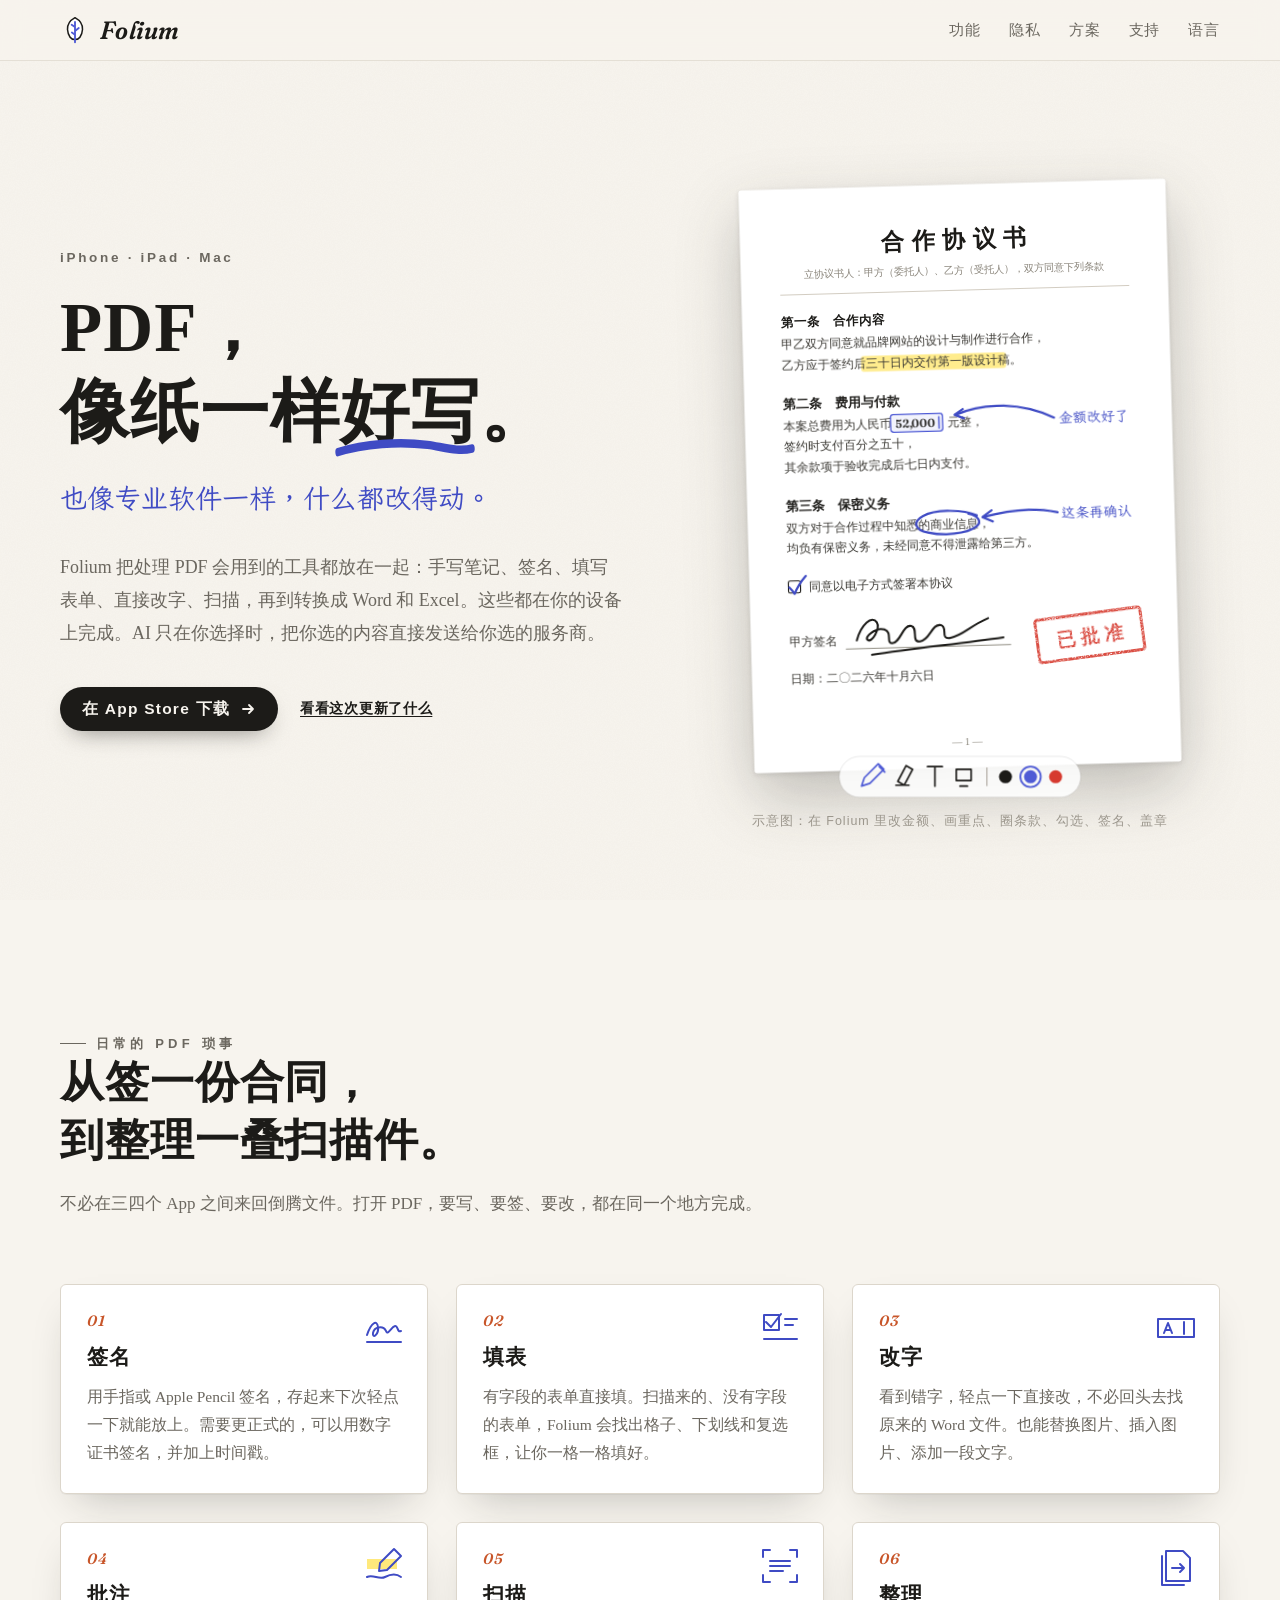
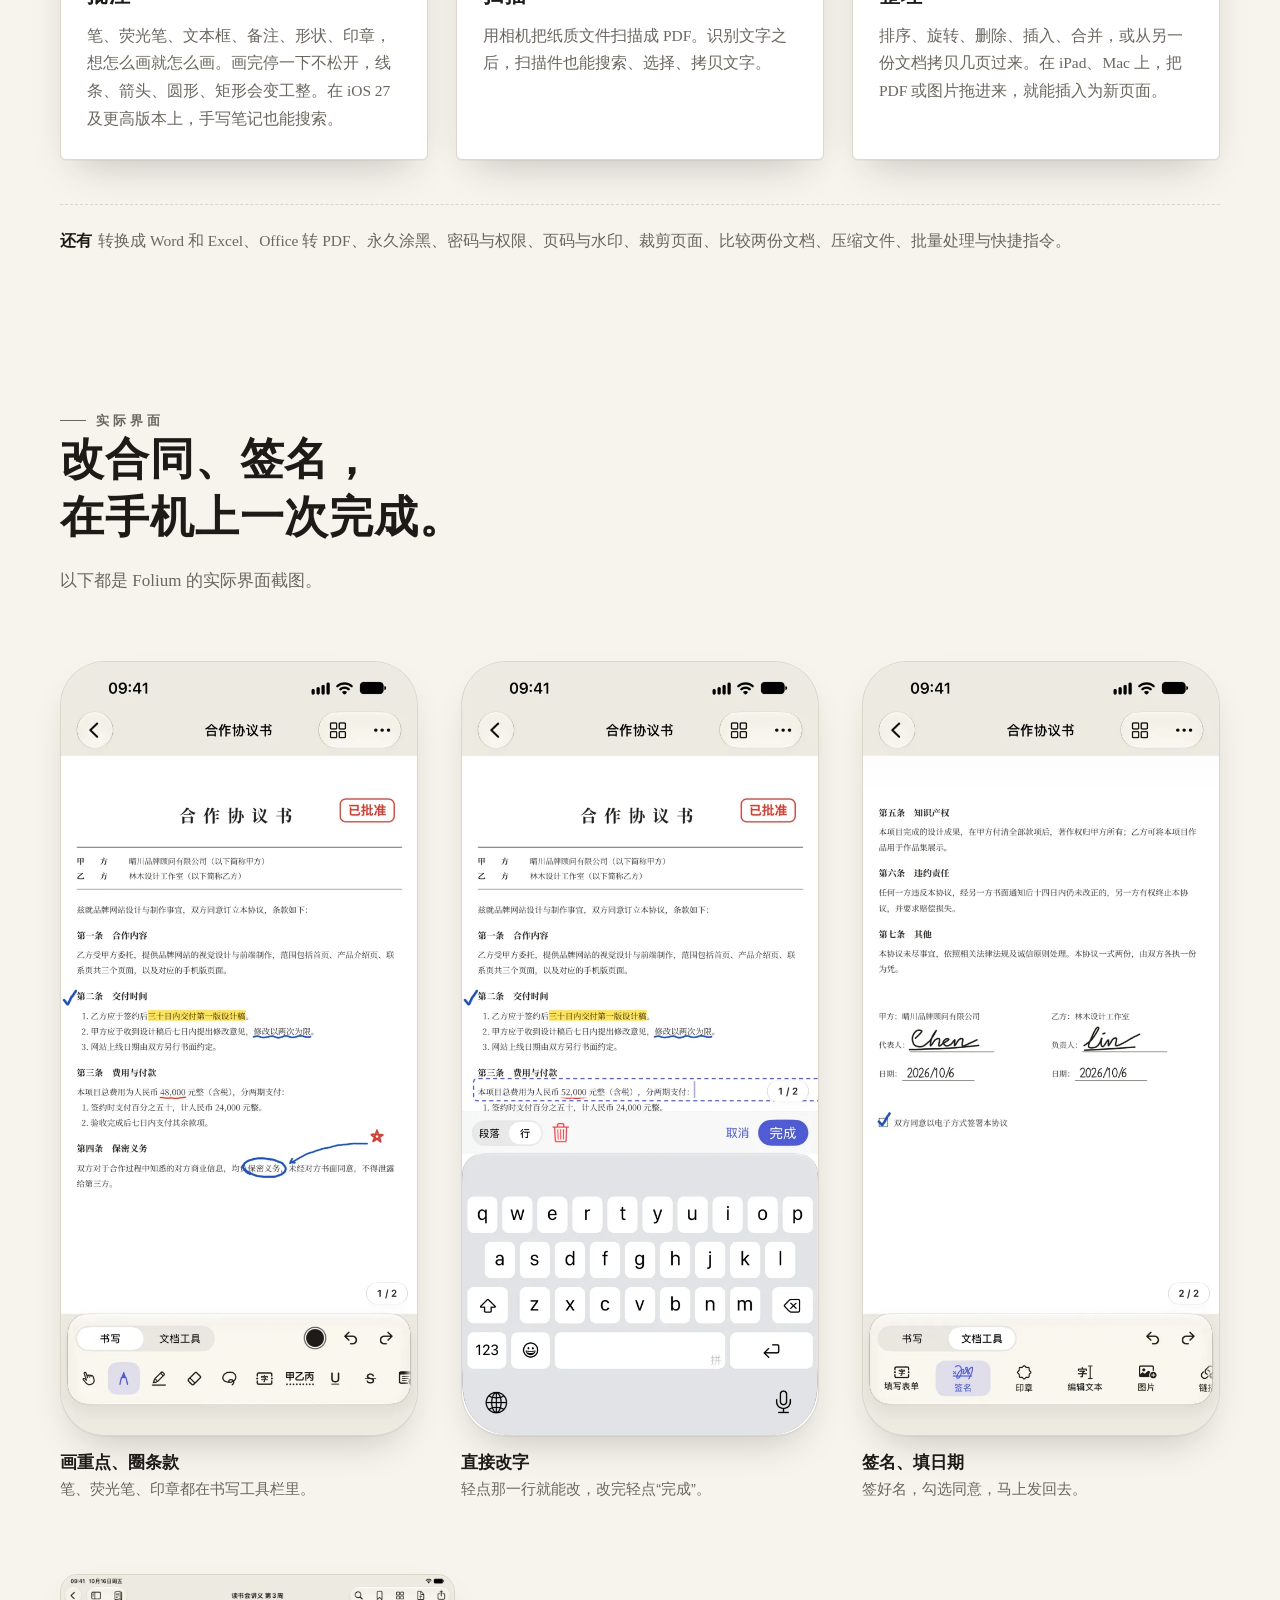
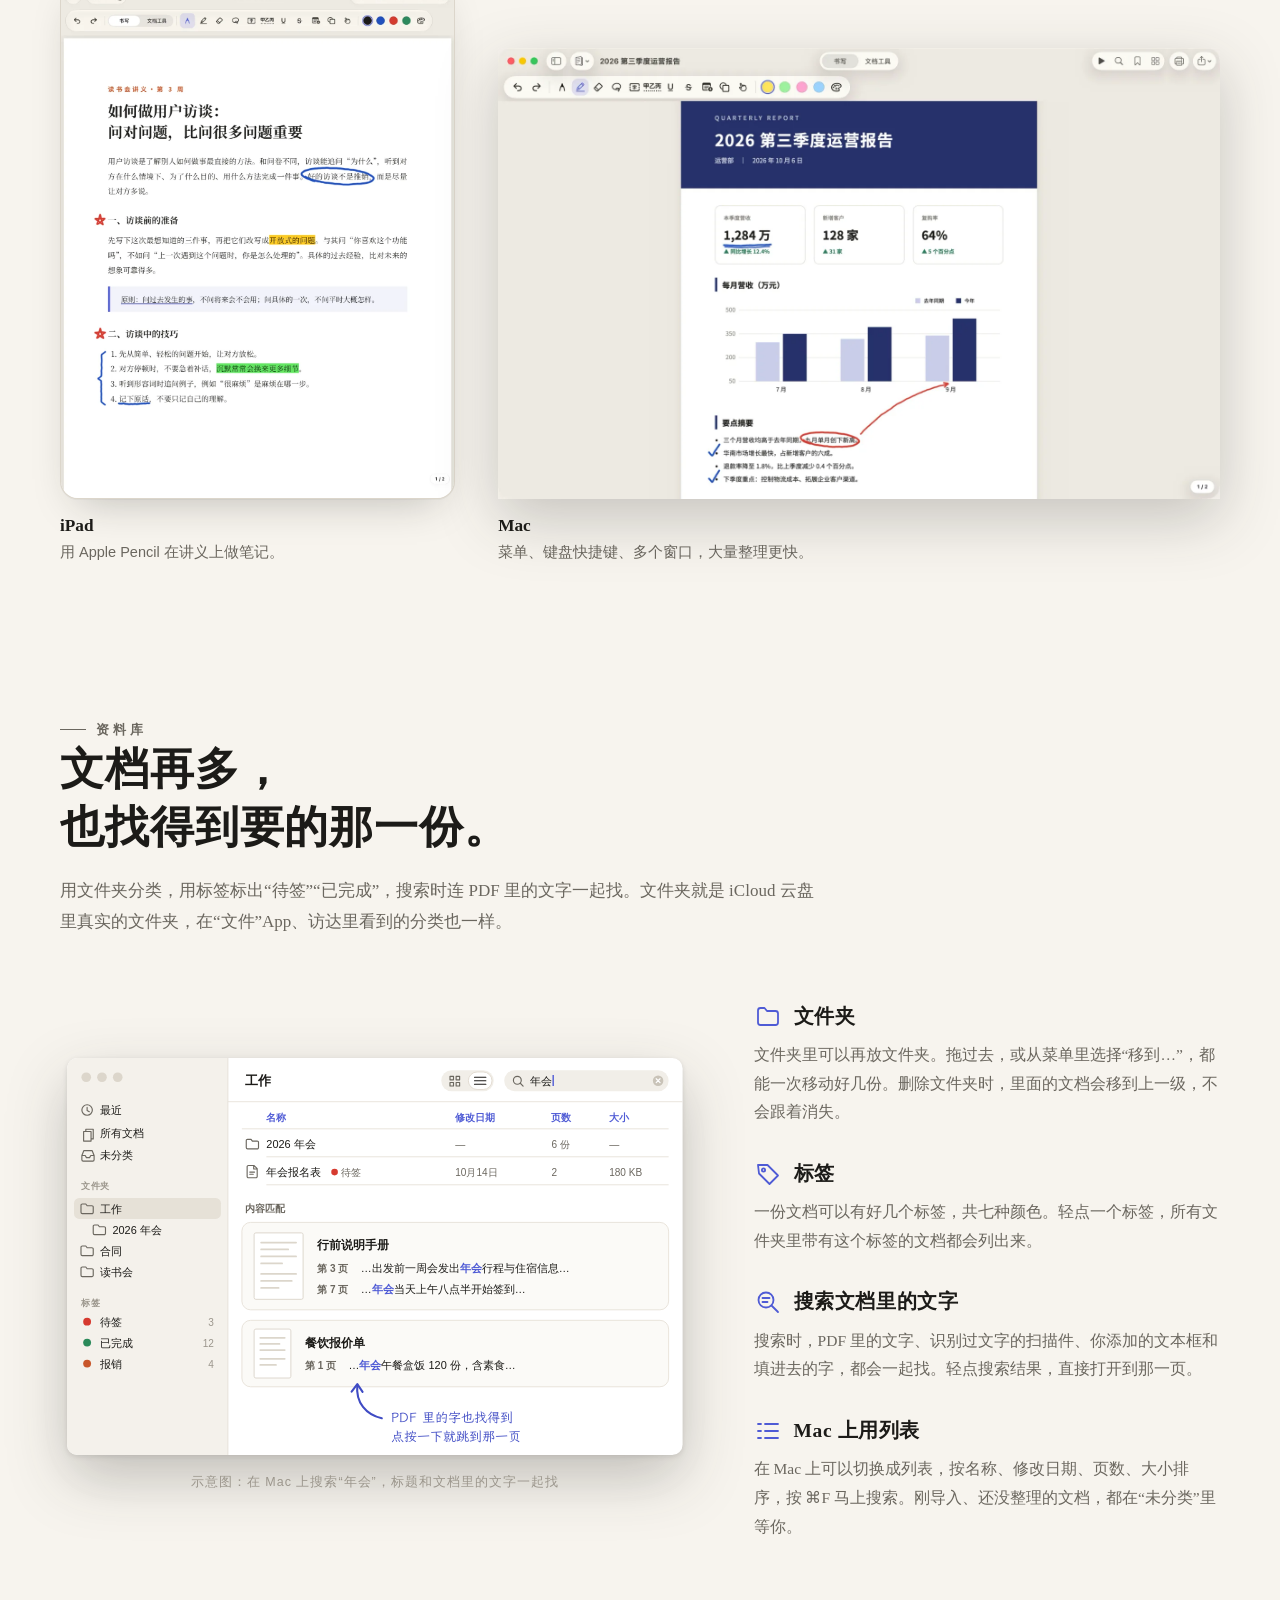
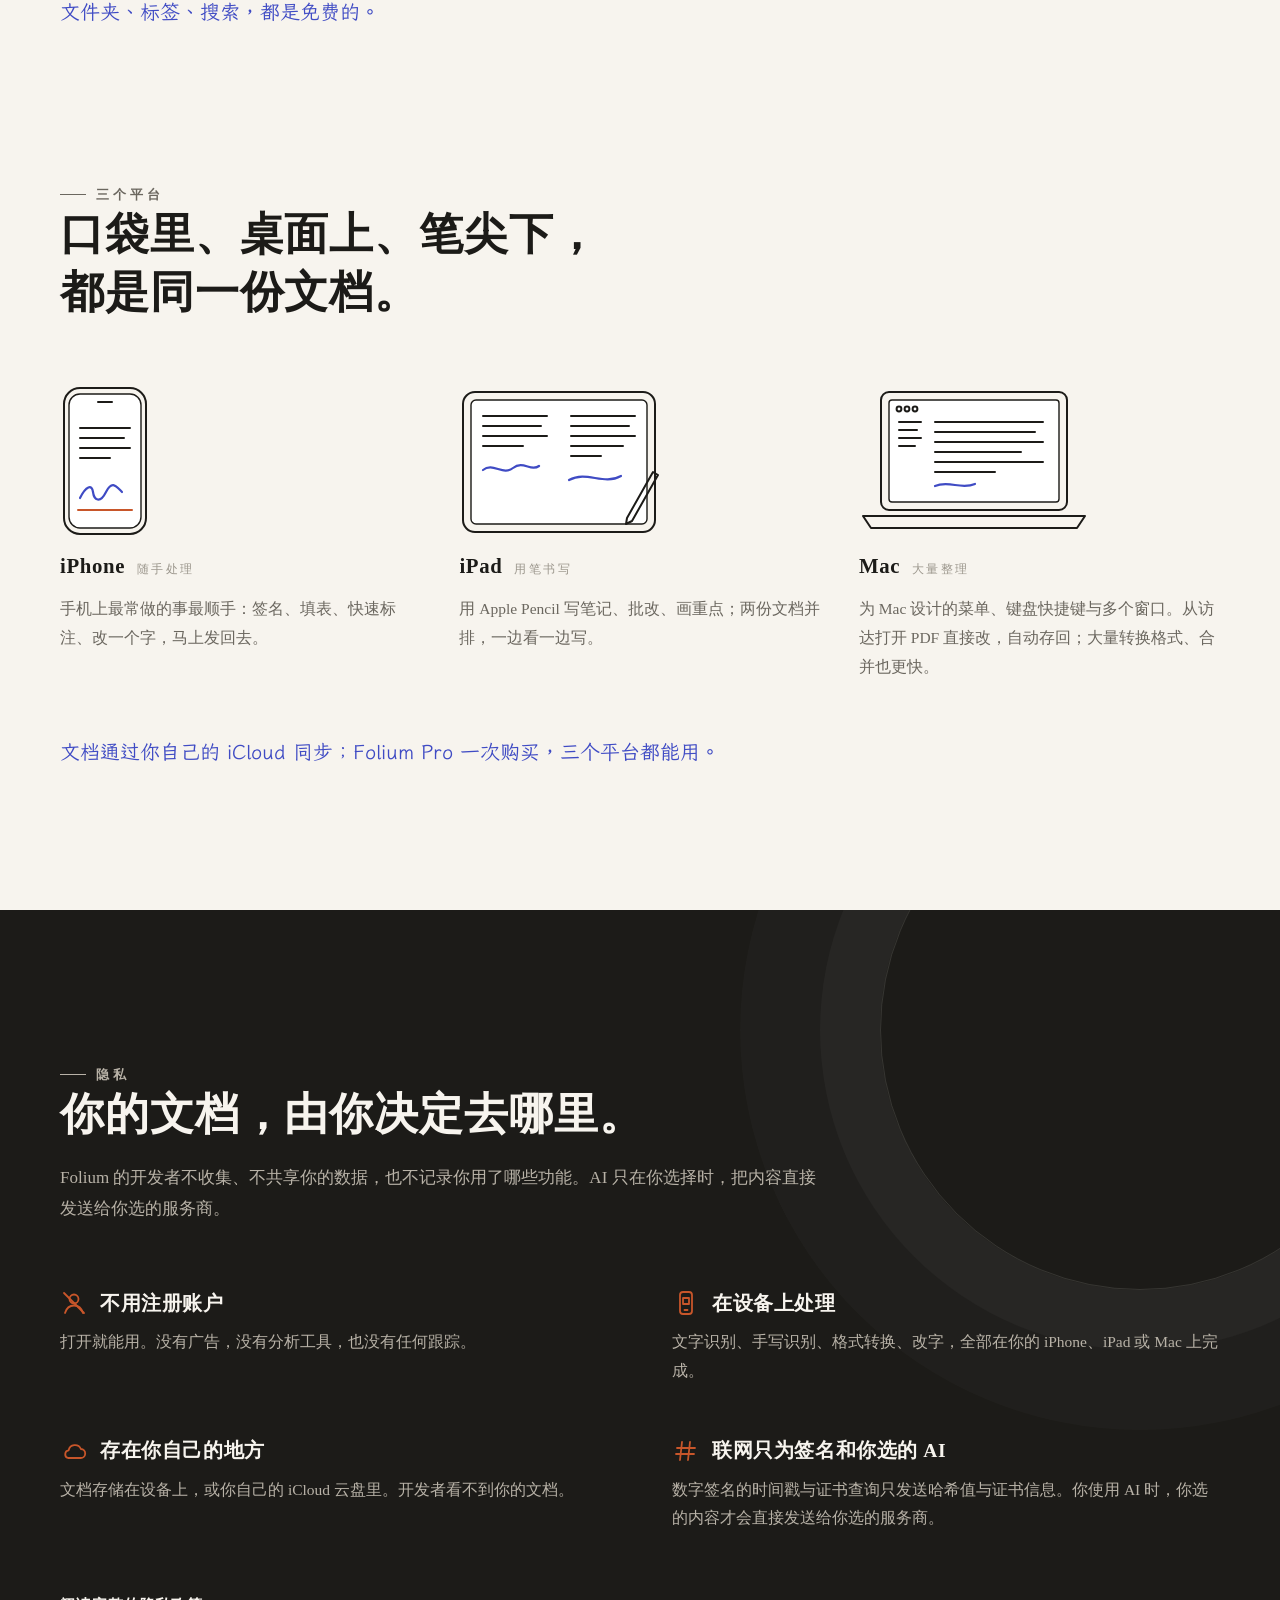
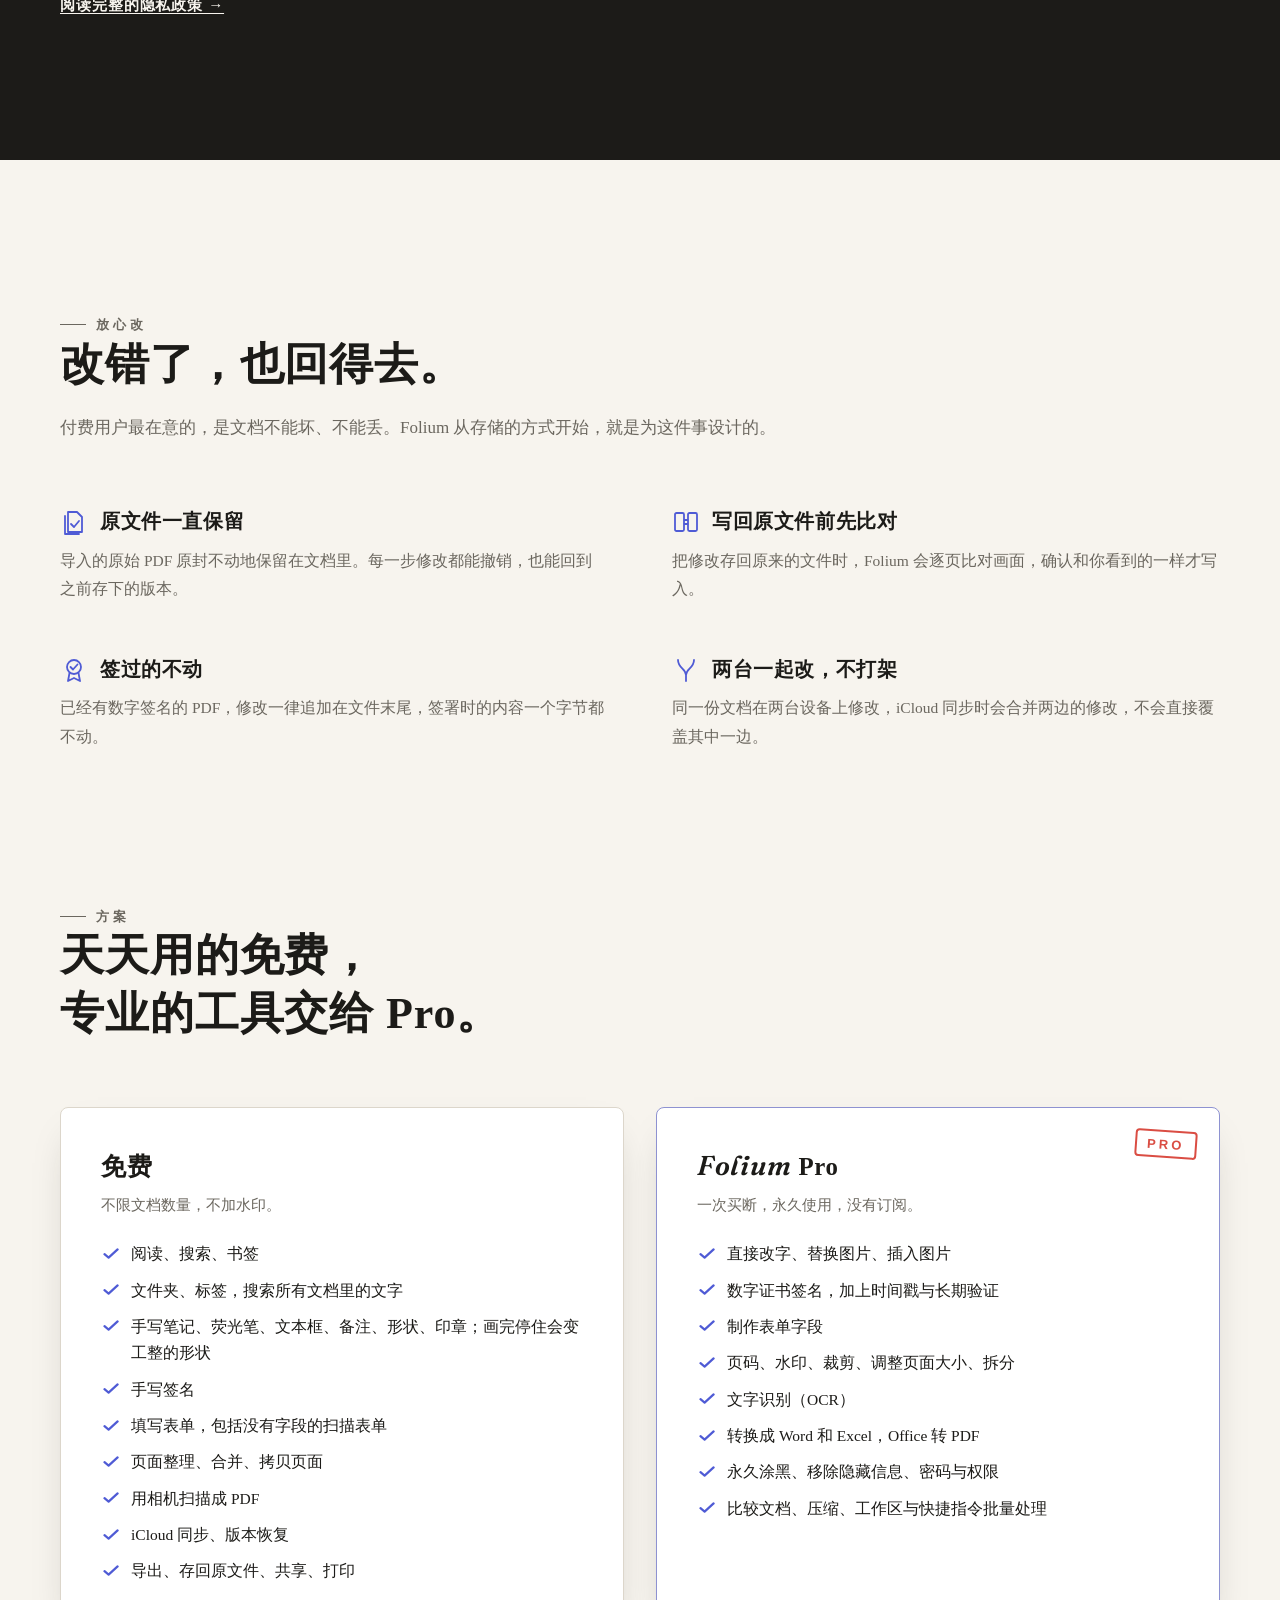
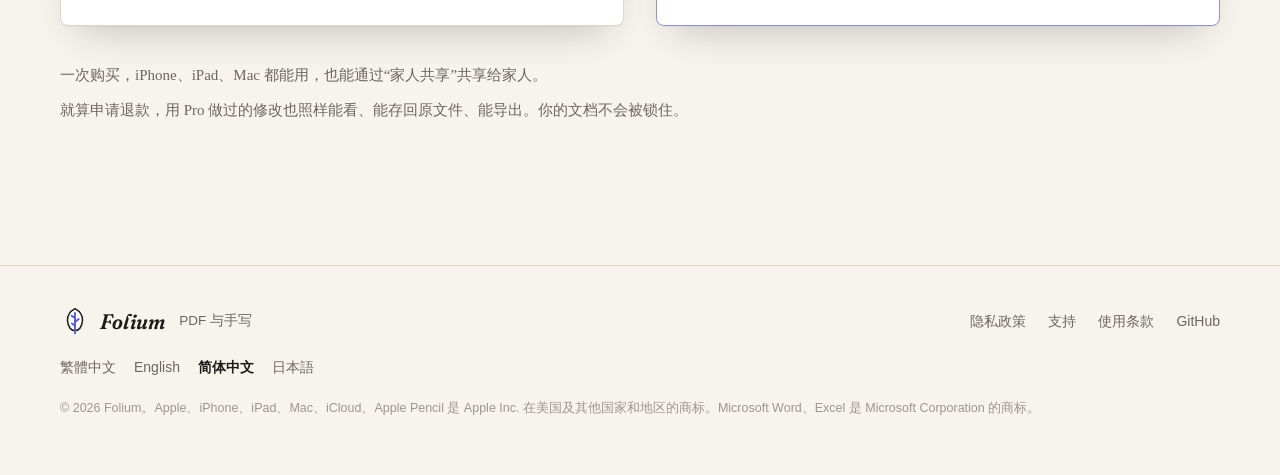
<file: zh-Hans/index.html>
<!doctype html>
<html lang="zh-Hans">
<head>
  <meta charset="utf-8">
  <meta name="viewport" content="width=device-width, initial-scale=1, viewport-fit=cover">
  <title>Folium｜iPhone、iPad、Mac 上的 PDF 与手写 App</title>
  <meta name="description" content="Folium 是 iPhone、iPad、Mac 上的 PDF 工作台：手写笔记、签名、填写表单、直接改字、扫描、转换成 Word 和 Excel，全部在你的设备上完成。">
  <link rel="alternate" hreflang="zh-Hant" href="https://chung223.github.io/folium/">
  <link rel="alternate" hreflang="en" href="https://chung223.github.io/folium/en/">
  <link rel="alternate" hreflang="zh-Hans" href="https://chung223.github.io/folium/zh-Hans/">
  <link rel="alternate" hreflang="ja" href="https://chung223.github.io/folium/ja/">
  <link rel="alternate" hreflang="x-default" href="https://chung223.github.io/folium/">
  <link rel="canonical" href="https://chung223.github.io/folium/zh-Hans/">
  <meta name="theme-color" content="#F7F4EE" media="(prefers-color-scheme: light)">
  <meta name="theme-color" content="#171717" media="(prefers-color-scheme: dark)">
  <meta property="og:type" content="website">
  <meta property="og:site_name" content="Folium">
  <meta property="og:title" content="Folium｜PDF，像纸一样好写。">
  <meta property="og:description" content="iPhone、iPad、Mac 上的 PDF 工作台：手写、签名、填表、改字、扫描、格式转换，全部在设备上完成。">
  <meta property="og:url" content="https://chung223.github.io/folium/zh-Hans/">
  <meta property="og:image" content="https://chung223.github.io/folium/assets/og-zh-Hans.png">
  <meta property="og:locale" content="zh_CN">
  <meta property="og:locale:alternate" content="zh_TW">
  <meta property="og:locale:alternate" content="en_US">
  <meta property="og:locale:alternate" content="ja_JP">
  <meta name="twitter:card" content="summary_large_image">
  <link rel="icon" href="../assets/favicon.svg" type="image/svg+xml">
  <link rel="icon" href="../assets/favicon-64.png" sizes="64x64" type="image/png">
  <link rel="apple-touch-icon" href="../assets/apple-touch-icon.png">
  <link rel="preconnect" href="https://fonts.googleapis.com">
  <link rel="preconnect" href="https://fonts.gstatic.com" crossorigin>
  <link rel="stylesheet" href="https://fonts.googleapis.com/css2?family=Fraunces:ital,opsz,wght@1,9..144,500..700&family=LXGW+WenKai+TC:wght@400&family=Noto+Serif+SC:wght@400;700;800&display=swap">
  <link rel="stylesheet" href="../assets/site.css">
  <style>
    :root {
      --serif: "Noto Serif SC", "Songti SC", serif;
      --hand: "LXGW WenKai TC", "Kaiti SC", serif;
      --sans: -apple-system, BlinkMacSystemFont, "PingFang SC", "Noto Sans SC", "Microsoft YaHei", sans-serif;
      --latin: "Fraunces", "Noto Serif SC", serif;
    }
  </style>
</head>
<body>
<a class="skip" href="#main">跳到主要内容</a>

<header class="masthead">
  <div class="wrap">
    <a class="brand" href="./" aria-label="Folium 首页">
      <svg viewBox="0 0 1024 1024" aria-hidden="true"><path d="M512 92C360 176 246 324 256 496c7 116 42 196 88 262 40 56 104 82 168 82s128-26 168-82c46-66 81-146 88-262 10-172-104-320-256-404Z" fill="var(--sheet)" stroke="var(--ink)" stroke-width="52" stroke-linejoin="round"/><path d="M512 236v694M398 332l114 80M640 446l-128 98M406 600l106 74" fill="none" stroke="var(--indigo)" stroke-width="64" stroke-linecap="round"/></svg>
      <span class="wordmark">Folium</span>
    </a>
    <nav class="nav" aria-label="主菜单">
      <a href="#features">功能</a>
      <a href="#privacy">隐私</a>
      <a class="wide" href="#plans">方案</a>
      <a href="support/">支持</a>
      <a href="#languages">语言</a>
    </nav>
  </div>
</header>

<main id="main">

<section class="hero">
  <div class="wrap">
    <div class="hero-copy">
      <p class="kicker rise" style="--at:.05s">iPhone · iPad · Mac</p>
      <h1 class="rise" style="--at:.12s">PDF，<br>像纸一样<span class="stroke">好写<svg viewBox="0 0 200 24" preserveAspectRatio="none" aria-hidden="true"><path class="draw" pathLength="1" style="--at:.9s;--d:.6s" d="M4 15C42 8 92 6 132 9c24 2 44 6 64 3"/></svg></span>。</h1>
      <p class="margin-line rise" style="--at:1.3s">也像专业软件一样，什么都改得动。</p>
      <p class="lede rise" style="--at:.3s">Folium 把处理 PDF 会用到的工具都放在一起：手写笔记、签名、填写表单、直接改字、扫描，再到转换成 Word 和 Excel。这些都在你的设备上完成。AI 只在你选择时，把你选的内容直接发送给你选的服务商。</p>
      <div class="cta rise" style="--at:.45s">
        <a class="button" href="https://apps.apple.com/app/id6819547697">在 App Store 下载<svg viewBox="0 0 16 16" aria-hidden="true"><path d="M3 8h10M9 4l4 4-4 4" fill="none" stroke="currentColor" stroke-width="1.8" stroke-linecap="round" stroke-linejoin="round"/></svg></a>
        <span class="soon"><a href="#whats-new">看看这次更新了什么</a></span>
      </div>
    </div>

    <figure class="hero-art rise" style="--at:.15s">
      <svg viewBox="0 0 560 700" role="img" aria-labelledby="art-title">
        <title id="art-title">一页合同上，有荧光笔标记、改过的金额、圈起来的条款、打了勾的同意栏、手写签名，以及“已批准”印章。</title>
        <defs>
          <filter id="stamp-ink" x="-5%" y="-5%" width="110%" height="110%">
            <feTurbulence type="fractalNoise" baseFrequency="1.7" numOctaves="2" seed="11" result="noise"/>
            <feColorMatrix in="noise" type="matrix" values="0 0 0 0 0  0 0 0 0 0  0 0 0 0 0  0 0 0 -3 2.45" result="mask"/>
            <feComposite in="SourceGraphic" in2="mask" operator="in"/>
          </filter>
        </defs>
        <g transform="rotate(-1.6 280 350)">
          <g class="doc-shadow"><rect class="doc-sheet" x="50" y="36" width="460" height="628" rx="3"/></g>

          <text class="doc-title" x="284" y="104" text-anchor="middle">合作协议书</text>
          <text class="doc-s" x="280" y="132" text-anchor="middle">立协议书人：甲方（委托人）、乙方（受托人），双方同意下列条款</text>
          <line class="doc-rule" x1="92" y1="150" x2="468" y2="150"/>

          <text class="doc-h" x="92" y="184">第一条　合作内容</text>
          <rect class="marker swipe" style="--at:.95s" x="177" y="218" width="156" height="17" rx="3"/>
          <text class="doc-t" x="92" y="208">甲乙双方同意就品牌网站的设计与制作进行合作，</text>
          <text class="doc-t" x="92" y="230">乙方应于签约后三十日内交付第一版设计稿。</text>

          <text class="doc-h" x="92" y="272">第二条　费用与付款</text>
          <text class="doc-t" x="92" y="296">本案总费用为人民币</text>
          <g class="appear" style="--at:1.4s">
            <rect class="edit-box" x="207" y="282" width="56" height="19" rx="3"/>
            <text class="doc-num" x="212" y="296" textLength="43" lengthAdjust="spacingAndGlyphs">52,000</text>
          </g>
          <line class="caret blink" style="--at:1.6s" x1="259" y1="285" x2="259" y2="298.5"/>
          <text class="doc-t" x="268" y="296">元整，</text>
          <text class="doc-t" x="92" y="318">签约时支付百分之五十，</text>
          <text class="doc-t" x="92" y="340">其余款项于验收完成后七日内支付。</text>
          <path class="pen draw" pathLength="1" style="--at:1.75s;--d:.45s" d="M383 290c-34-17-74-19-106-6"/>
          <path class="pen draw" pathLength="1" style="--at:2.15s;--d:.2s" d="M285 278l-9 6 10 4"/>
          <text class="doc-note appear" style="--at:2.2s" x="388" y="296">金额改好了</text>

          <text class="doc-h" x="92" y="382">第三条　保密义务</text>
          <text class="doc-t" x="92" y="406">双方对于合作过程中知悉的商业信息，</text>
          <text class="doc-t" x="92" y="428">均负有保密义务，未经同意不得泄露给第三方。</text>
          <path class="pen draw" pathLength="1" style="--at:2.5s;--d:.6s" d="M297 393c-14-7-44-8-58-1-12 6-9 15 5 18 15 4 42 3 52-5 7-5 2-12-8-14"/>
          <path class="pen draw" pathLength="1" style="--at:3.05s;--d:.4s" d="M384 392c-24-6-52-4-80 3"/>
          <path class="pen draw" pathLength="1" style="--at:3.4s;--d:.2s" d="M313 388l-10 7 11 5"/>
          <text class="doc-note appear" style="--at:3.45s" x="388" y="398">这条再确认</text>

          <rect x="92" y="458" width="13" height="13" rx="2" fill="none" stroke="#1C1B18" stroke-width="1.2"/>
          <text class="doc-t" x="114" y="469.5">同意以电子方式签署本协议</text>
          <path class="pen draw" pathLength="1" style="--at:3.85s;--d:.35s" d="M93 465c2 2 4 4 5.5 7 3-7 7-13 12.5-19"/>

          <text class="doc-t" x="92" y="528">甲方签名</text>
          <line x1="152" y1="533" x2="330" y2="533" stroke="#8A857B" stroke-width="1"/>
          <path class="ink-pen draw" pathLength="1" style="--at:4.25s;--d:1.3s" d="M164 524c5-17 17-27 22-19 4 7-6 22-10 19-5-3 9-14 18-11 9 3 1 15 8 15 9 0 12-20 21-18 8 2-1 18 9 17 11-1 13-19 23-17 8 2-2 16 10 14 13-2 21-12 41-20"/>
          <path class="ink-pen draw" pathLength="1" style="--at:5.5s;--d:.35s" d="M180 540c44-6 92-9 142-15"/>
          <text class="doc-t" x="92" y="568">日期：二〇二六年十月六日</text>

          <g class="seal stamp" style="--at:5.95s" filter="url(#stamp-ink)">
            <rect x="358" y="502" width="114" height="46" rx="3"/>
            <text x="417.5" y="533" text-anchor="middle">已批准</text>
          </g>

          <text class="doc-s" x="280" y="640" text-anchor="middle">— 1 —</text>
        </g>

        <g class="dock appear" style="--at:.7s">
          <rect class="capsule" x="150" y="652" width="260" height="44" rx="22"/>
          <path class="tool active" d="M174 684l3-9 15-15 6 6-15 15-9 3Zm19-21 6 6"/>
          <path class="tool" d="M211 683h14M213 679l9-17 7 4-9 17Z"/>
          <path class="tool" d="M245 663h16M253 663v21"/>
          <path class="tool" d="M276 666h16v12h-16ZM280 684h8"/>
          <line x1="309" y1="664" x2="309" y2="684" stroke="#9B968C" stroke-width="1"/>
          <circle cx="329" cy="674" r="7" fill="#1C1B18"/>
          <circle cx="356" cy="674" r="7" fill="#4F5BD5"/>
          <circle class="chip-on" cx="356" cy="674" r="11"/>
          <circle cx="383" cy="674" r="7" fill="#D63A2F"/>
        </g>
      </svg>
      <figcaption>示意图：在 Folium 里改金额、画重点、圈条款、勾选、签名、盖章</figcaption>
    </figure>
  </div>
</section>

<section class="section" id="features">
  <div class="wrap">
    <div class="section-head reveal">
      <p class="eyebrow">日常的 PDF 琐事</p>
      <h2>从签一份合同，<br>到整理一叠扫描件。</h2>
      <p>不必在三四个 App 之间来回倒腾文件。打开 PDF，要写、要签、要改，都在同一个地方完成。</p>
    </div>
    <div class="chores">
      <article class="card reveal">
        <svg class="doodle" viewBox="0 0 46 46" aria-hidden="true"><path d="M6 30c4-12 10-16 11-8s-6 12-5 6 10-8 13-2c2 5 5-4 9-5 3-1 2 7 6 5"/><path d="M6 37h34"/></svg>
        <span class="no">01</span>
        <h3>签名</h3>
        <p>用手指或 Apple Pencil 签名，存起来下次轻点一下就能放上。需要更正式的，可以用数字证书签名，并加上时间戳。</p>
      </article>
      <article class="card reveal">
        <svg class="doodle" viewBox="0 0 46 46" aria-hidden="true"><path d="M7 10h15v15H7z"/><path d="M9 17l5 5 10-13"/><path d="M28 14h12M28 20h8M7 34h33"/></svg>
        <span class="no">02</span>
        <h3>填表</h3>
        <p>有字段的表单直接填。扫描来的、没有字段的表单，Folium 会找出格子、下划线和复选框，让你一格一格填好。</p>
      </article>
      <article class="card reveal">
        <svg class="doodle" viewBox="0 0 46 46" aria-hidden="true"><path d="M5 14h36v18H5z"/><path d="M31 17v12"/><path d="M11 28l4-10 4 10M12.5 25h5"/></svg>
        <span class="no">03</span>
        <h3>改字</h3>
        <p>看到错字，轻点一下直接改，不必回头去找原来的 Word 文件。也能替换图片、插入图片、添加一段文字。</p>
      </article>
      <article class="card reveal">
        <svg class="doodle" viewBox="0 0 46 46" aria-hidden="true"><path class="fill" d="M6 16h30v10H6z"/><path d="M6 34c6-3 12 3 18 0s12-3 16 0"/><path d="M33 6l7 7-14 14-8 1 1-8z"/></svg>
        <span class="no">04</span>
        <h3>批注</h3>
        <p>笔、荧光笔、文本框、备注、形状、印章，想怎么画就怎么画。画完停一下不松开，线条、箭头、圆形、矩形会变工整。在 iOS 27 及更高版本上，手写笔记也能搜索。</p>
      </article>
      <article class="card reveal">
        <svg class="doodle" viewBox="0 0 46 46" aria-hidden="true"><path d="M6 14V7h7M33 7h7v7M40 32v7h-7M13 39H6v-7"/><path d="M13 18h20M13 23h20M13 28h13"/></svg>
        <span class="no">05</span>
        <h3>扫描</h3>
        <p>用相机把纸质文件扫描成 PDF。识别文字之后，扫描件也能搜索、选择、拷贝文字。</p>
      </article>
      <article class="card reveal">
        <svg class="doodle" viewBox="0 0 46 46" aria-hidden="true"><path d="M13 8h17l7 7v23H13z"/><path d="M9 13v29h22"/><path d="M19 25h12M27 21l4 4-4 4"/></svg>
        <span class="no">06</span>
        <h3>整理</h3>
        <p>排序、旋转、删除、插入、合并，或从另一份文档拷贝几页过来。在 iPad、Mac 上，把 PDF 或图片拖进来，就能插入为新页面。</p>
      </article>
    </div>
    <p class="more reveal"><b>还有</b>转换成 Word 和 Excel、Office 转 PDF、永久涂黑、密码与权限、页码与水印、裁剪页面、比较两份文档、压缩文件、批量处理与快捷指令。</p>
  </div>
</section>

<section class="section screens" id="screens" style="padding-top:0">
  <div class="wrap">
    <div class="section-head reveal">
      <p class="eyebrow">实际界面</p>
      <h2>改合同、签名，<br>在手机上一次完成。</h2>
      <p>以下都是 Folium 的实际界面截图。</p>
    </div>
    <div class="phones">
      <figure class="phone reveal">
        <img src="../assets/screens/zh-Hans/iphone-contract.webp" width="640" height="1391" loading="lazy" alt="iPhone 上的合同：用荧光笔画重点、圈出条款、打勾，并盖上“已批准”印章">
        <figcaption><b>画重点、圈条款</b>笔、荧光笔、印章都在书写工具栏里。</figcaption>
      </figure>
      <figure class="phone reveal">
        <img src="../assets/screens/zh-Hans/iphone-edit.webp" width="640" height="1391" loading="lazy" alt="在 iPhone 上直接修改合同里的一行字，把金额改成 52,000">
        <figcaption><b>直接改字</b>轻点那一行就能改，改完轻点“完成”。</figcaption>
      </figure>
      <figure class="phone reveal">
        <img src="../assets/screens/zh-Hans/iphone-sign.webp" width="640" height="1391" loading="lazy" alt="iPhone 上的合同第二页：双方签名、日期与勾选">
        <figcaption><b>签名、填日期</b>签好名，勾选同意，马上发回去。</figcaption>
      </figure>
    </div>
    <div class="bigs">
      <figure class="tablet reveal">
        <img src="../assets/screens/zh-Hans/ipad-handout.webp" width="1100" height="1467" loading="lazy" alt="iPad 上的读书会讲义，有圈起来的句子、星号、下划线与荧光笔标记">
        <figcaption><b>iPad</b>用 Apple Pencil 在讲义上做笔记。</figcaption>
      </figure>
      <figure class="mac reveal">
        <img src="../assets/screens/zh-Hans/mac-report.webp" width="1600" height="1000" loading="lazy" alt="Mac 上的 Folium 窗口，打开了一份运营报告并做了标注">
        <figcaption><b>Mac</b>菜单、键盘快捷键、多个窗口，大量整理更快。</figcaption>
      </figure>
    </div>
  </div>
</section>

<section class="section library" id="library" style="padding-top:0">
  <div class="wrap">
    <div class="section-head reveal">
      <p class="eyebrow">资料库</p>
      <h2>文档再多，<br>也找得到要的那一份。</h2>
      <p>用文件夹分类，用标签标出“待签”“已完成”，搜索时连 PDF 里的文字一起找。文件夹就是 iCloud 云盘里真实的文件夹，在“文件”App、访达里看到的分类也一样。</p>
    </div>
    <div class="library-grid">
      <figure class="library-art reveal">
        <svg viewBox="0 0 720 470" role="img" aria-labelledby="lib-title">
          <title id="lib-title">Mac 上的 Folium 资料库：左边是文件夹与标签，右边在“工作”文件夹里搜索“年会”，列出标题匹配的文件夹与文档，下面是正文里提到年会的页面。</title>
          <defs>
            <clipPath id="lib-clip"><rect x="8" y="8" width="704" height="454" rx="12"/></clipPath>
            <path id="lib-folder" d="M0 2.5v8A1.5 1.5 0 0 0 1.5 12h11a1.5 1.5 0 0 0 1.5-1.5v-6A1.5 1.5 0 0 0 12.5 3H7L5.5 1h-4A1.5 1.5 0 0 0 0 2.5Z"/>
            <path id="lib-file" d="M1.5 0H8l3.5 3.5v9A1.5 1.5 0 0 1 10 14H1.5A1.5 1.5 0 0 1 0 12.5v-11A1.5 1.5 0 0 1 1.5 0ZM7.5 0v4h4M3 7.5h5.5M3 10h4"/>
          </defs>
          <g class="doc-shadow"><rect class="lib-window" x="8" y="8" width="704" height="454" rx="12"/></g>
          <g clip-path="url(#lib-clip)">
            <rect class="lib-side" x="8" y="8" width="184" height="454"/>
            <line class="lib-line" x1="192" y1="8" x2="192" y2="462"/>
            <line class="lib-line" x1="192" y1="58" x2="712" y2="58"/>
          </g>
          <circle class="lib-light" cx="30" cy="30" r="5.5"/><circle class="lib-light" cx="48" cy="30" r="5.5"/><circle class="lib-light" cx="66" cy="30" r="5.5"/>

          <!-- 边栏 -->
          <circle class="lib-icon" cx="31" cy="67.5" r="6"/><path class="lib-icon" d="M31 64.5v3.5l2.5 1.5"/>
          <text class="lib-t" x="46" y="72">最近</text>
          <path class="lib-icon" d="M27 92h8.5v11H27zM29.5 92v-2.5H38v11h-2.5"/>
          <text class="lib-t" x="46" y="98">所有文档</text>
          <path class="lib-icon" d="M25 119.5h3.8l1.4 2.4h3.6l1.4-2.4H39v5a1.5 1.5 0 0 1-1.5 1.5h-11A1.5 1.5 0 0 1 25 124.5zM25 119.5l2.2-5.5h9.6l2.2 5.5"/>
          <text class="lib-t" x="46" y="124">未分类</text>

          <text class="lib-h" x="24" y="158">文件夹</text>
          <rect class="lib-sel" x="16" y="168" width="168" height="24" rx="6"/>
          <use class="lib-icon" href="#lib-folder" x="24" y="174"/><text class="lib-t" x="46" y="185">工作</text>
          <use class="lib-icon" href="#lib-folder" x="38" y="198"/><text class="lib-t" x="60" y="209">2026 年会</text>
          <use class="lib-icon" href="#lib-folder" x="24" y="222"/><text class="lib-t" x="46" y="233">合同</text>
          <use class="lib-icon" href="#lib-folder" x="24" y="246"/><text class="lib-t" x="46" y="257">读书会</text>

          <text class="lib-h" x="24" y="292">标签</text>
          <circle class="lib-red" cx="31" cy="309.5" r="4.5"/><text class="lib-t" x="46" y="314">待签</text><text class="lib-n" x="176" y="314" text-anchor="end">3</text>
          <circle class="lib-green" cx="31" cy="333.5" r="4.5"/><text class="lib-t" x="46" y="338">已完成</text><text class="lib-n" x="176" y="338" text-anchor="end">12</text>
          <circle class="lib-orange" cx="31" cy="357.5" r="4.5"/><text class="lib-t" x="46" y="362">报销</text><text class="lib-n" x="176" y="362" text-anchor="end">4</text>

          <!-- 工具栏 -->
          <text class="lib-title" x="212" y="39">工作</text>
          <rect class="lib-field" x="436" y="22" width="60" height="24" rx="12"/>
          <rect class="lib-seg" x="467" y="24" width="27" height="20" rx="10"/>
          <path class="lib-icon" d="M446 29h4v4h-4zM453 29h4v4h-4zM446 36h4v4h-4zM453 36h4v4h-4z"/>
          <path class="lib-icon on" d="M474 30h13M474 34h13M474 38h13"/>
          <rect class="lib-field" x="508" y="22" width="188" height="24" rx="12"/>
          <circle class="lib-icon" cx="523" cy="33.5" r="4.5"/><path class="lib-icon" d="M526.4 36.9l3.2 3.2"/>
          <text class="lib-t" x="537" y="38.5">年会</text>
          <line class="caret blink" x1="564" y1="27.5" x2="564" y2="40"/>
          <circle class="lib-clear" cx="684" cy="34" r="6"/><path class="lib-x" d="M681.8 31.8l4.4 4.4M686.2 31.8l-4.4 4.4"/>

          <!-- 标题匹配：列表 -->
          <text class="lib-col" x="236" y="80">名称</text><text class="lib-col" x="452" y="80">修改日期</text><text class="lib-col" x="562" y="80">页数</text><text class="lib-col" x="628" y="80">大小</text>
          <line class="lib-line" x1="208" y1="89" x2="696" y2="89"/>
          <use class="lib-icon" href="#lib-folder" x="213" y="100"/><text class="lib-t" x="236" y="111">2026 年会</text>
          <text class="lib-s" x="452" y="111">—</text><text class="lib-s" x="562" y="111">6 份</text><text class="lib-s" x="628" y="111">—</text>
          <line class="lib-line" x1="236" y1="121" x2="696" y2="121"/>
          <use class="lib-icon" href="#lib-file" x="214" y="131"/><text class="lib-t" x="236" y="143">年会报名表</text>
          <circle class="lib-red" cx="314" cy="138.5" r="3.8"/><text class="lib-s" x="321" y="142.5">待签</text>
          <text class="lib-s" x="452" y="143">10月14日</text><text class="lib-s" x="562" y="143">2</text><text class="lib-s" x="628" y="143">180 KB</text>
          <line class="lib-line" x1="236" y1="153" x2="696" y2="153"/>

          <!-- 内容匹配 -->
          <text class="lib-sec" x="212" y="184">内容匹配</text>
          <rect class="lib-card" x="208" y="196" width="488" height="100" rx="10"/>
          <rect class="lib-thumb" x="222" y="208" width="56" height="76" rx="2"/>
          <path class="lib-thumb-line" d="M230 219h40M230 227h31M230 235h40M230 243h24M230 255h40M230 263h35M230 271h20"/>
          <text class="lib-doc" x="294" y="227">行前说明手册</text>
          <text class="lib-page" x="294" y="253">第 3 页</text>
          <text class="lib-t" x="344" y="253">…出发前一周会发出<tspan class="lib-hit">年会</tspan>行程与住宿信息…</text>
          <text class="lib-page" x="294" y="277">第 7 页</text>
          <text class="lib-t" x="344" y="277">…<tspan class="lib-hit">年会</tspan>当天上午八点半开始签到…</text>

          <rect class="lib-card" x="208" y="308" width="488" height="76" rx="10"/>
          <rect class="lib-thumb" x="222" y="318" width="42" height="56" rx="2"/>
          <path class="lib-thumb-line" d="M229 328h28M229 335h22M229 342h28M229 352h28M229 359h18"/>
          <text class="lib-doc" x="280" y="338">餐饮报价单</text>
          <text class="lib-page" x="280" y="364">第 1 页</text>
          <text class="lib-t" x="330" y="364">…<tspan class="lib-hit">年会</tspan>午餐盒饭 120 份，含素食…</text>

          <path class="pen" d="M368 420c-18-4-30-18-28-38"/>
          <path class="pen" d="M333.5 389.5l6.5-8.5 6 8.8"/>
          <text class="doc-note" x="378" y="424">PDF 里的字也找得到</text>
          <text class="doc-note" x="378" y="446">点按一下就跳到那一页</text>
        </svg>
        <figcaption>示意图：在 Mac 上搜索“年会”，标题和文档里的文字一起找</figcaption>
      </figure>
      <div class="points">
        <div class="point reveal">
          <h3><svg viewBox="0 0 28 28" aria-hidden="true"><path d="M4 8.5v12A2.5 2.5 0 0 0 6.5 23h15a2.5 2.5 0 0 0 2.5-2.5v-9A2.5 2.5 0 0 0 21.5 9H13l-2.5-3h-4A2.5 2.5 0 0 0 4 8.5z"/></svg>文件夹</h3>
          <p>文件夹里可以再放文件夹。拖过去，或从菜单里选择“移到…”，都能一次移动好几份。删除文件夹时，里面的文档会移到上一级，不会跟着消失。</p>
        </div>
        <div class="point reveal">
          <h3><svg viewBox="0 0 28 28" aria-hidden="true"><path d="M4 5h9.5L24 15.5 15.5 24 5 13.5z"/><circle cx="9.5" cy="10" r="1.6"/></svg>标签</h3>
          <p>一份文档可以有好几个标签，共七种颜色。轻点一个标签，所有文件夹里带有这个标签的文档都会列出来。</p>
        </div>
        <div class="point reveal">
          <h3><svg viewBox="0 0 28 28" aria-hidden="true"><circle cx="12" cy="12" r="7.5"/><path d="M17.5 17.5L24 24M8.5 10h7M8.5 14h5"/></svg>搜索文档里的文字</h3>
          <p>搜索时，PDF 里的文字、识别过文字的扫描件、你添加的文本框和填进去的字，都会一起找。轻点搜索结果，直接打开到那一页。</p>
        </div>
        <div class="point reveal">
          <h3><svg viewBox="0 0 28 28" aria-hidden="true"><path d="M4 7h3M11 7h13M4 14h3M11 14h13M4 21h3M11 21h13"/></svg>Mac 上用列表</h3>
          <p>在 Mac 上可以切换成列表，按名称、修改日期、页数、大小排序，按 ⌘F 马上搜索。刚导入、还没整理的文档，都在“未分类”里等你。</p>
        </div>
      </div>
    </div>
    <p class="note-line reveal">文件夹、标签、搜索，都是免费的。</p>
  </div>
</section>

<section class="section" id="devices" style="padding-top:0">
  <div class="wrap">
    <div class="section-head reveal">
      <p class="eyebrow">三个平台</p>
      <h2>口袋里、桌面上、笔尖下，<br>都是同一份文档。</h2>
    </div>
    <div class="devices">
      <div class="device reveal">
        <div class="art"><svg viewBox="0 0 90 150" aria-hidden="true"><rect x="4" y="2" width="82" height="146" rx="16"/><rect class="screen" x="9" y="8" width="72" height="134" rx="11"/><path d="M38 16h14" stroke-width="5"/><path d="M20 42h50M20 52h44M20 62h50M20 72h30"/><path class="pen-line" d="M20 112c6-12 12-14 13-6s7 12 13 0 10-6 16 0"/><path class="accent" d="M18 124h54"/></svg></div>
        <h3>iPhone <small>随手处理</small></h3>
        <p>手机上最常做的事最顺手：签名、填表、快速标注、改一个字，马上发回去。</p>
      </div>
      <div class="device reveal">
        <div class="art"><svg viewBox="0 0 200 150" aria-hidden="true"><rect x="4" y="6" width="192" height="140" rx="12"/><rect class="screen" x="12" y="14" width="176" height="124" rx="5"/><path d="M24 30h64M24 40h58M24 50h64M24 60h40M112 30h64M112 40h58M112 50h64M112 60h52M112 70h30"/><path class="pen-line" d="M24 84c10-8 20 6 30-2s18 4 26-2"/><path class="pen-line" d="M110 94c18-10 34 6 52-4"/><path d="M168 132l26-46 5 3-26 46-6 3z"/></svg></div>
        <h3>iPad <small>用笔书写</small></h3>
        <p>用 Apple Pencil 写笔记、批改、画重点；两份文档并排，一边看一边写。</p>
      </div>
      <div class="device reveal">
        <div class="art"><svg viewBox="0 0 230 150" aria-hidden="true"><rect x="22" y="6" width="186" height="118" rx="8"/><rect class="screen" x="30" y="14" width="170" height="102" rx="3"/><path d="M4 130h222l-8 12H12z"/><circle cx="40" cy="23" r="2.4"/><circle cx="48" cy="23" r="2.4"/><circle cx="56" cy="23" r="2.4"/><path d="M40 36h22M40 44h18M40 52h22M40 60h16M76 36h108M76 46h100M76 56h108M76 66h86M76 76h108M76 86h60"/><path class="pen-line" d="M76 100c14-6 26 4 40-2"/></svg></div>
        <h3>Mac <small>大量整理</small></h3>
        <p>为 Mac 设计的菜单、键盘快捷键与多个窗口。从访达打开 PDF 直接改，自动存回；大量转换格式、合并也更快。</p>
      </div>
    </div>
    <p class="note-line reveal">文档通过你自己的 iCloud 同步；Folium Pro 一次购买，三个平台都能用。</p>
  </div>
</section>

<section class="section band" id="privacy">
  <div class="wrap">
    <div class="section-head reveal">
      <p class="eyebrow">隐私</p>
      <h2>你的文档，由你决定去哪里。</h2>
      <p>Folium 的开发者不收集、不共享你的数据，也不记录你用了哪些功能。AI 只在你选择时，把内容直接发送给你选的服务商。</p>
    </div>
    <div class="points">
      <div class="point reveal">
        <h3><svg viewBox="0 0 28 28" aria-hidden="true"><circle cx="14" cy="10" r="4.5"/><path d="M5 24c1.5-5 5-7.5 9-7.5s7.5 2.5 9 7.5"/><path d="M4 4l20 20"/></svg>不用注册账户</h3>
        <p>打开就能用。没有广告，没有分析工具，也没有任何跟踪。</p>
      </div>
      <div class="point reveal">
        <h3><svg viewBox="0 0 28 28" aria-hidden="true"><rect x="8" y="3" width="12" height="22" rx="3"/><path d="M11 9h6v6h-6zM12.5 21h3"/></svg>在设备上处理</h3>
        <p>文字识别、手写识别、格式转换、改字，全部在你的 iPhone、iPad 或 Mac 上完成。</p>
      </div>
      <div class="point reveal">
        <h3><svg viewBox="0 0 28 28" aria-hidden="true"><path d="M8 21h12.5a4.5 4.5 0 0 0 .4-9A6.5 6.5 0 0 0 8.6 13.4 3.9 3.9 0 0 0 8 21z"/></svg>存在你自己的地方</h3>
        <p>文档存储在设备上，或你自己的 iCloud 云盘里。开发者看不到你的文档。</p>
      </div>
      <div class="point reveal">
        <h3><svg viewBox="0 0 28 28" aria-hidden="true"><path d="M10 5L8 23M18 5l-2 18M5 11h18M4 17h18"/></svg>联网只为签名和你选的 AI</h3>
        <p>数字签名的时间戳与证书查询只发送哈希值与证书信息。你使用 AI 时，你选的内容才会直接发送给你选的服务商。</p>
      </div>
    </div>
    <p class="readmore reveal"><a href="../privacy/#zh-hans">阅读完整的隐私政策 →</a></p>
  </div>
</section>

<section class="section safety" id="safety">
  <div class="wrap">
    <div class="section-head reveal">
      <p class="eyebrow">放心改</p>
      <h2>改错了，也回得去。</h2>
      <p>付费用户最在意的，是文档不能坏、不能丢。Folium 从存储的方式开始，就是为这件事设计的。</p>
    </div>
    <div class="points">
      <div class="point reveal">
        <h3><svg viewBox="0 0 28 28" aria-hidden="true"><path d="M8 4h9l5 5v15H8z"/><path d="M5 8v18h14"/><path d="M11 16l3 3 5-6"/></svg>原文件一直保留</h3>
        <p>导入的原始 PDF 原封不动地保留在文档里。每一步修改都能撤销，也能回到之前存下的版本。</p>
      </div>
      <div class="point reveal">
        <h3><svg viewBox="0 0 28 28" aria-hidden="true"><rect x="3" y="5" width="9" height="18" rx="1.5"/><rect x="16" y="5" width="9" height="18" rx="1.5"/><path d="M12.5 12h3M12.5 16h3"/></svg>写回原文件前先比对</h3>
        <p>把修改存回原来的文件时，Folium 会逐页比对画面，确认和你看到的一样才写入。</p>
      </div>
      <div class="point reveal">
        <h3><svg viewBox="0 0 28 28" aria-hidden="true"><circle cx="14" cy="11" r="7"/><path d="M10.5 11l2.5 2.5 4.5-5"/><path d="M9.5 17L8 25l6-3 6 3-1.5-8"/></svg>签过的不动</h3>
        <p>已经有数字签名的 PDF，修改一律追加在文件末尾，签署时的内容一个字节都不动。</p>
      </div>
      <div class="point reveal">
        <h3><svg viewBox="0 0 28 28" aria-hidden="true"><path d="M6 4c0 8 8 9 8 15M22 4c0 8-8 9-8 15M14 19v6"/></svg>两台一起改，不打架</h3>
        <p>同一份文档在两台设备上修改，iCloud 同步时会合并两边的修改，不会直接覆盖其中一边。</p>
      </div>
    </div>
  </div>
</section>

<section class="section" id="plans" style="padding-top:0">
  <div class="wrap">
    <div class="section-head reveal">
      <p class="eyebrow">方案</p>
      <h2>天天用的免费，<br>专业的工具交给 Pro。</h2>
    </div>
    <div class="plans">
      <div class="plan reveal">
        <h3>免费</h3>
        <p class="sub">不限文档数量，不加水印。</p>
        <ul>
          <li>阅读、搜索、书签</li>
          <li>文件夹、标签，搜索所有文档里的文字</li>
          <li>手写笔记、荧光笔、文本框、备注、形状、印章；画完停住会变工整的形状</li>
          <li>手写签名</li>
          <li>填写表单，包括没有字段的扫描表单</li>
          <li>页面整理、合并、拷贝页面</li>
          <li>用相机扫描成 PDF</li>
          <li>iCloud 同步、版本恢复</li>
          <li>导出、存回原文件、共享、打印</li>
        </ul>
      </div>
      <div class="plan pro reveal">
        <span class="seal-badge" aria-hidden="true">PRO</span>
        <h3><span class="latin">Folium</span> Pro</h3>
        <p class="sub">一次买断，永久使用，没有订阅。</p>
        <ul>
          <li>直接改字、替换图片、插入图片</li>
          <li>数字证书签名，加上时间戳与长期验证</li>
          <li>制作表单字段</li>
          <li>页码、水印、裁剪、调整页面大小、拆分</li>
          <li>文字识别（OCR）</li>
          <li>转换成 Word 和 Excel，Office 转 PDF</li>
          <li>永久涂黑、移除隐藏信息、密码与权限</li>
          <li>比较文档、压缩、工作区与快捷指令批量处理</li>
        </ul>
      </div>
    </div>
    <div class="fineprint reveal">
      <p>一次购买，iPhone、iPad、Mac 都能用，也能通过“家人共享”共享给家人。</p>
      <p>就算申请退款，用 Pro 做过的修改也照样能看、能存回原文件、能导出。你的文档不会被锁住。</p>
    </div>
  </div>
</section>

<section class="section beta whats-new" id="whats-new" style="padding-top:0" hidden data-country="sg" data-lang="zh_cn" data-locale="zh-CN" data-version-label="版本 {v}">
  <div class="wrap">
    <div class="slip reveal">
      <p class="eyebrow" style="justify-content:center">本次更新</p>
      <h2 data-wn-version></h2>
      <p class="wn-date" data-wn-date></p>
      <ul class="wn-notes" data-wn-notes></ul>
      <p style="margin-top:24px"><a class="button" href="https://apps.apple.com/app/id6819547697">在 App Store 下载<svg viewBox="0 0 16 16" aria-hidden="true"><path d="M3 8h10M9 4l4 4-4 4" fill="none" stroke="currentColor" stroke-width="1.8" stroke-linecap="round" stroke-linejoin="round"/></svg></a></p>
    </div>
  </div>
</section>

</main>

<footer class="footer">
  <div class="wrap">
    <div class="top">
      <a class="brand" href="./" aria-label="Folium 首页">
        <svg viewBox="0 0 1024 1024" aria-hidden="true"><path d="M512 92C360 176 246 324 256 496c7 116 42 196 88 262 40 56 104 82 168 82s128-26 168-82c46-66 81-146 88-262 10-172-104-320-256-404Z" fill="var(--sheet)" stroke="var(--ink)" stroke-width="52" stroke-linejoin="round"/><path d="M512 236v694M398 332l114 80M640 446l-128 98M406 600l106 74" fill="none" stroke="var(--indigo)" stroke-width="64" stroke-linecap="round"/></svg>
        <span class="wordmark">Folium</span><span class="tag">PDF 与手写</span>
      </a>
      <nav aria-label="页脚链接">
        <a href="../privacy/#zh-hans">隐私政策</a>
        <a href="support/">支持</a>
        <a href="https://www.apple.com/legal/internet-services/itunes/dev/stdeula/">使用条款</a>
        <a href="https://github.com/chung223/folium">GitHub</a>
      </nav>
      <nav class="langs" id="languages" aria-label="语言">
        <a href="../" hreflang="zh-Hant" lang="zh-Hant">繁體中文</a>
        <a href="../en/" hreflang="en" lang="en">English</a>
        <a href="./" hreflang="zh-Hans" lang="zh-Hans" aria-current="page">简体中文</a>
        <a href="../ja/" hreflang="ja" lang="ja">日本語</a>
      </nav>
    </div>
    <p class="legal">© 2026 Folium。Apple、iPhone、iPad、Mac、iCloud、Apple Pencil 是 Apple Inc. 在美国及其他国家和地区的商标。Microsoft Word、Excel 是 Microsoft Corporation 的商标。</p>
  </div>
</footer>
<script src="../assets/whats-new.js" defer></script>
</body>
</html>
</file>
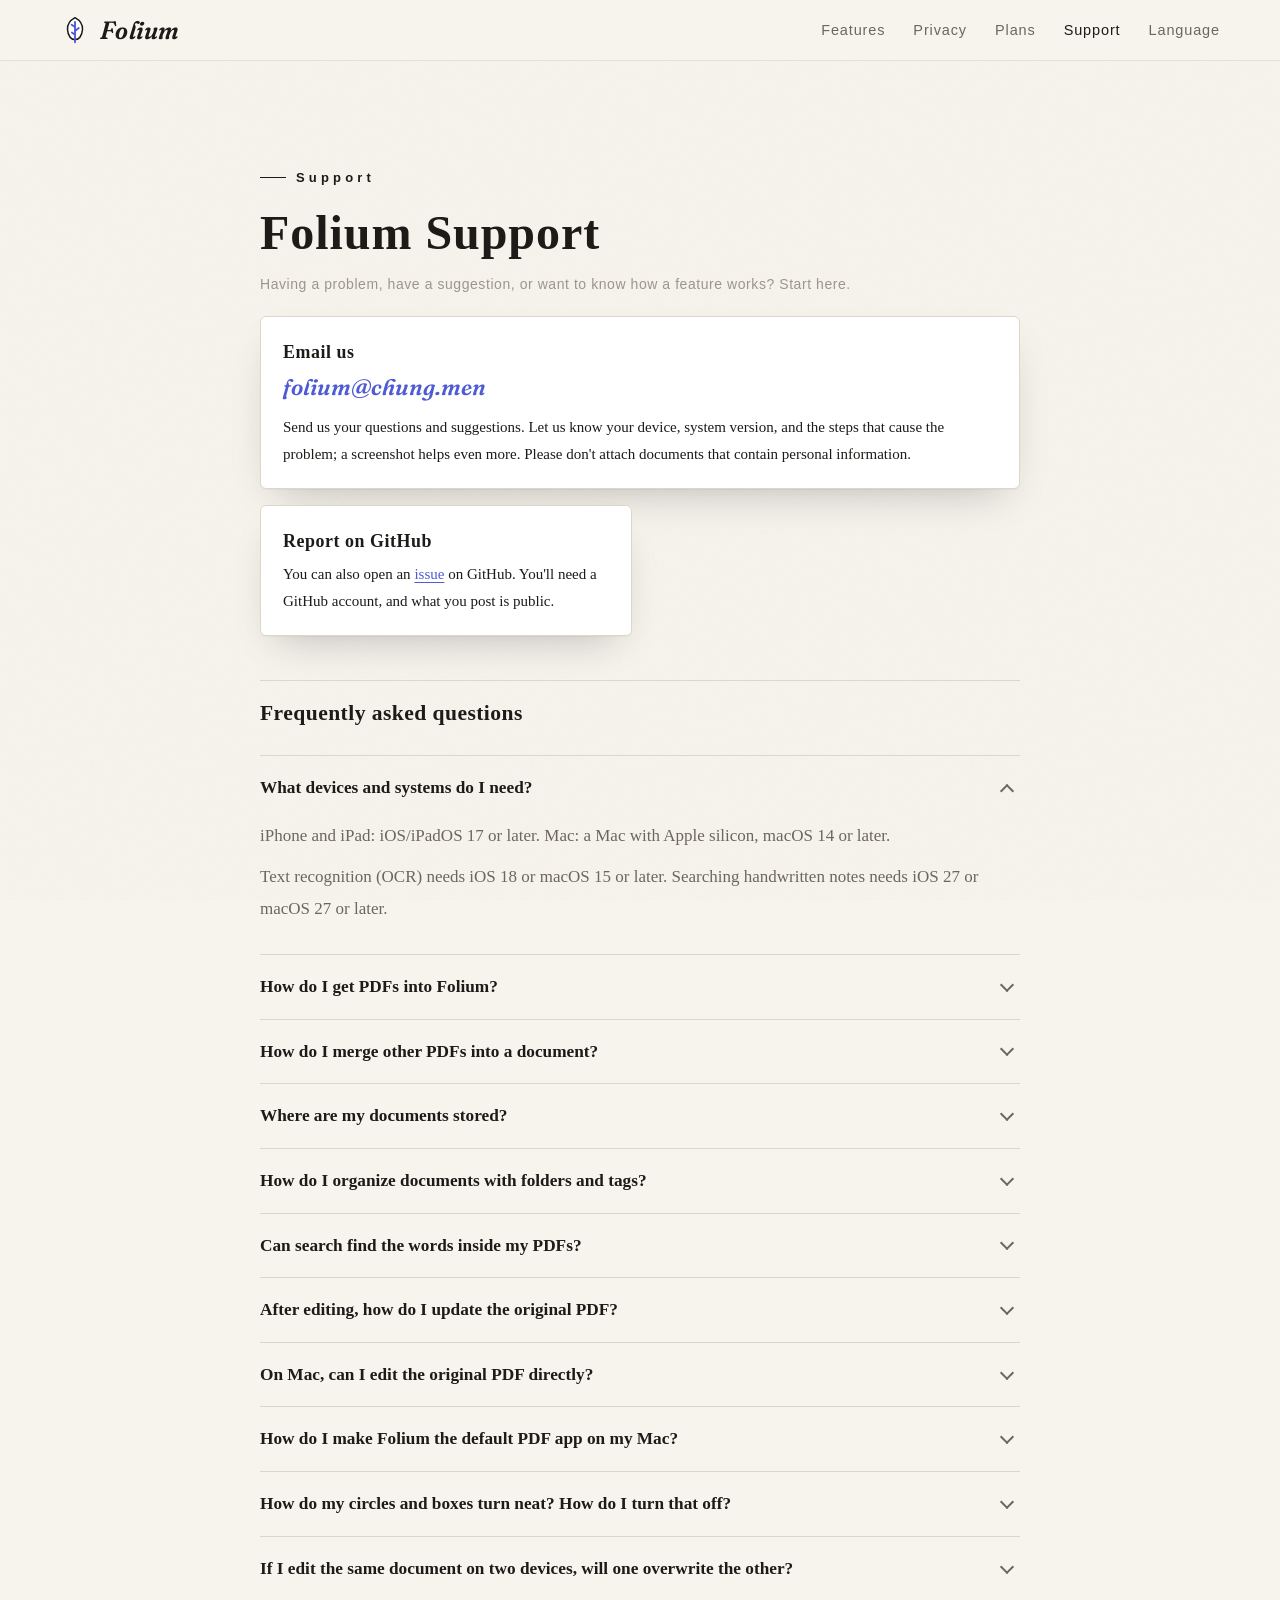
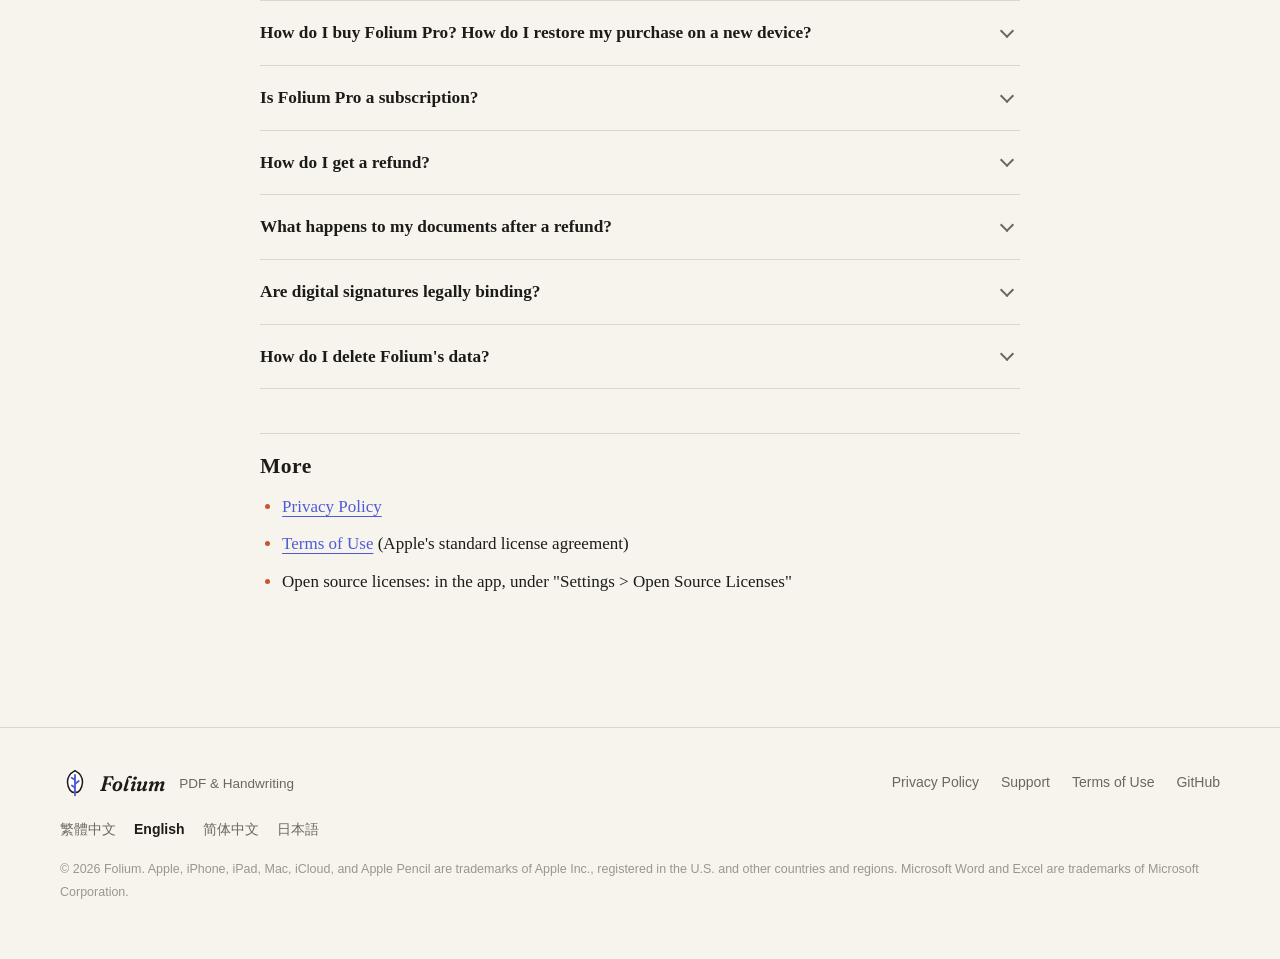
<file: en/support/index.html>
<!doctype html>
<html lang="en">
<head>
  <meta charset="utf-8">
  <meta name="viewport" content="width=device-width, initial-scale=1, viewport-fit=cover">
  <title>Support | Folium</title>
  <meta name="description" content="Folium FAQ, system requirements, purchases and refunds, and how to report a problem.">
  <link rel="alternate" hreflang="zh-Hant" href="https://chung223.github.io/folium/support/">
  <link rel="alternate" hreflang="en" href="https://chung223.github.io/folium/en/support/">
  <link rel="alternate" hreflang="zh-Hans" href="https://chung223.github.io/folium/zh-Hans/support/">
  <link rel="alternate" hreflang="ja" href="https://chung223.github.io/folium/ja/support/">
  <link rel="alternate" hreflang="x-default" href="https://chung223.github.io/folium/support/">
  <link rel="canonical" href="https://chung223.github.io/folium/en/support/">
  <meta name="theme-color" content="#F7F4EE" media="(prefers-color-scheme: light)">
  <meta name="theme-color" content="#171717" media="(prefers-color-scheme: dark)">
  <meta property="og:type" content="website">
  <meta property="og:site_name" content="Folium">
  <meta property="og:title" content="Folium Support">
  <meta property="og:description" content="FAQ, system requirements, purchases and refunds, and how to report a problem.">
  <meta property="og:url" content="https://chung223.github.io/folium/en/support/">
  <meta property="og:image" content="https://chung223.github.io/folium/assets/og.png">
  <meta property="og:locale" content="en_US">
  <meta property="og:locale:alternate" content="zh_TW">
  <link rel="icon" href="../../assets/favicon.svg" type="image/svg+xml">
  <link rel="icon" href="../../assets/favicon-64.png" sizes="64x64" type="image/png">
  <link rel="apple-touch-icon" href="../../assets/apple-touch-icon.png">
  <link rel="preconnect" href="https://fonts.googleapis.com">
  <link rel="preconnect" href="https://fonts.gstatic.com" crossorigin>
  <link rel="stylesheet" href="https://fonts.googleapis.com/css2?family=Fraunces:ital,opsz,wght@1,9..144,500..700&family=Noto+Serif+TC:wght@400;700;800&display=swap">
  <link rel="stylesheet" href="../../assets/site.css">
</head>
<body>
<a class="skip" href="#main">Skip to main content</a>

<header class="masthead">
  <div class="wrap">
    <a class="brand" href="../" aria-label="Folium home">
      <svg viewBox="0 0 1024 1024" aria-hidden="true"><path d="M512 92C360 176 246 324 256 496c7 116 42 196 88 262 40 56 104 82 168 82s128-26 168-82c46-66 81-146 88-262 10-172-104-320-256-404Z" fill="var(--sheet)" stroke="var(--ink)" stroke-width="52" stroke-linejoin="round"/><path d="M512 236v694M398 332l114 80M640 446l-128 98M406 600l106 74" fill="none" stroke="var(--indigo)" stroke-width="64" stroke-linecap="round"/></svg>
      <span class="wordmark">Folium</span>
    </a>
    <nav class="nav" aria-label="Main menu">
      <a href="../#features">Features</a>
      <a class="wide" href="../../privacy/#english">Privacy</a>
      <a class="wide" href="../#plans">Plans</a>
      <a href="./" aria-current="page">Support</a>
      <a href="#languages">Language</a>
    </nav>
  </div>
</header>

<main id="main" class="doc-page">
  <div class="wrap">
    <p class="eyebrow">Support</p>
    <h1>Folium Support</h1>
    <p class="updated">Having a problem, have a suggestion, or want to know how a feature works? Start here.</p>

    <div class="contact-cards">
      <div class="card wide">
        <h3>Email us</h3>
        <p class="mail"><a href="mailto:folium@chung.men">folium@chung.men</a></p>
        <p>Send us your questions and suggestions. Let us know your device, system version, and the steps that cause the problem; a screenshot helps even more. Please don't attach documents that contain personal information.</p>
      </div>
      <div class="card">
        <h3>Report on GitHub</h3>
        <p>You can also open an <a href="https://github.com/chung223/folium/issues/new">issue</a> on GitHub. You'll need a GitHub account, and what you post is public.</p>
      </div>
    </div>

    <h2>Frequently asked questions</h2>
    <div class="faq">
      <details open>
        <summary>What devices and systems do I need?</summary>
        <div class="answer">
          <p>iPhone and iPad: iOS/iPadOS 17 or later. Mac: a Mac with Apple silicon, macOS 14 or later.</p>
          <p>Text recognition (OCR) needs iOS 18 or macOS 15 or later. Searching handwritten notes needs iOS 27 or macOS 27 or later.</p>
        </div>
      </details>
      <details>
        <summary>How do I get PDFs into Folium?</summary>
        <div class="answer">
          <p>In the Library, tap Add (+), then choose "Import..." to pick a file from the Files app, or "Scan Documents..." to scan paper with your camera.</p>
          <p>You can also choose Folium from the share menu in other apps, such as Mail or Files. On Mac, when you open a PDF from Finder with Folium, you can choose "Add to Library" or "Edit Original" (see below). Word and Excel files are converted to PDF when you import them (Folium Pro).</p>
        </div>
      </details>
      <details>
        <summary>How do I merge other PDFs into a document?</summary>
        <div class="answer">
          <p>Open the document you want to keep, then drag other PDFs or images in from Finder or Files (iPad and Mac). Drop them on a page to insert them after that page, or drop them between the thumbnails in the sidebar or onto the Pages grid to insert them right there. Each image becomes one page.</p>
          <p>You can also tap Add in Pages and choose "Insert from Files..." or "Insert from Library...".</p>
        </div>
      </details>
      <details>
        <summary>Where are my documents stored?</summary>
        <div class="answer">
          <p>With iCloud Drive turned on, documents are stored in the "Folium" folder in your own iCloud Drive. You can see them in the Files app and Finder, and they sync automatically across your iPhone, iPad, and Mac. With iCloud Drive off, documents are stored only on that device.</p>
        </div>
      </details>
      <details>
        <summary>How do I organize documents with folders and tags?</summary>
        <div class="answer">
          <p>In the Library, tap Add (+) and choose "New Folder" (on Mac, you can also press ⇧⌘N). Drag documents onto a folder, or right-click a document (touch and hold on iPhone and iPad) and choose "Move to..."; you can select several documents at once. Folders are real folders inside the "Folium" folder in iCloud Drive, so the Files app and Finder show the same organization. When you delete a folder, the documents inside move up one level instead of being deleted.</p>
          <p>Right-click (or touch and hold) a document and choose "Tags..." to add tags, create new ones, or change their colors. Tap a tag in the sidebar (on iPhone, in the row at the top) to list every document with that tag.</p>
        </div>
      </details>
      <details>
        <summary>Can search find the words inside my PDFs?</summary>
        <div class="answer">
          <p>Yes. Library search looks at titles, and also at the text inside PDFs, scans you've run text recognition on, and the text boxes and form entries you've added. Tap a result to open the document right at that page.</p>
          <p>The first time, each device takes a little while to go through your documents. For documents that haven't been downloaded to this device yet, the words inside become searchable after you've opened them once. To search handwritten notes, open the document and search inside it (iOS 27 or macOS 27 or later).</p>
        </div>
      </details>
      <details>
        <summary>After editing, how do I update the original PDF?</summary>
        <div class="answer">
          <p>Use "Save to Original": Folium writes your changes back to the file you originally opened, and compares every page before it writes. You can also use "Export" to save a new copy of the PDF.</p>
          <p>Folium keeps its own copy of the original PDF, so you can undo mistakes or go back to an earlier version in "Version History."</p>
        </div>
      </details>
      <details>
        <summary>On Mac, can I edit the original PDF directly?</summary>
        <div class="answer">
          <p>Yes. When you open a PDF from Finder with Folium, choose "Edit Original." The document isn't added to the Library, and your changes are saved back to that PDF automatically: a few seconds after you stop, when you switch to another window, or when you close the window. Before saving, Folium compares every page, the same as always.</p>
          <p>If you don't want to be asked every time, check "Remember my choice and don't ask again," or pick a default under "Opening PDFs" in Settings. If the original was changed outside Folium, or it has a digital signature or redactions, Folium stops first and lets you decide how to save.</p>
          <p>When you open a PDF this way, Folium's editing data (handwriting and markup you can still change, plus undo history) stays only on that Mac and doesn't sync to your other devices. To keep working on another device, choose "Add to Library."</p>
        </div>
      </details>
      <details>
        <summary>How do I make Folium the default PDF app on my Mac?</summary>
        <div class="answer">
          <p>Select a PDF in Finder and press ⌘I. Under "Open with," choose Folium, then click "Change All...". From then on, double-clicking a PDF in Finder opens it in Folium.</p>
        </div>
      </details>
      <details>
        <summary>How do my circles and boxes turn neat? How do I turn that off?</summary>
        <div class="answer">
          <p>After drawing with the pen or highlighter, keep your pen on the screen and pause for a moment. Lines, arrows, circles, rectangles, and triangles snap into clean shapes. To get your hand-drawn stroke back, tap Undo once.</p>
          <p>If you don't want this, turn off "Hold to Snap to Shape" in Settings.</p>
        </div>
      </details>
      <details>
        <summary>If I edit the same document on two devices, will one overwrite the other?</summary>
        <div class="answer">
          <p>No. When iCloud syncs, Folium merges the changes from both devices. If both happen to change the same part of the same page, you get an extra conflict copy of that page so you can choose which one to keep.</p>
        </div>
      </details>
      <details>
        <summary>How do I buy Folium Pro? How do I restore my purchase on a new device?</summary>
        <div class="answer">
          <p>Open Settings (on iPhone and iPad, the gear at the top left of the Library; on Mac, "Folium &gt; Settings..." in the menu bar) and choose "Upgrade to Folium Pro...". If you switch devices or reinstall, tap "Restore Purchases" in the same place.</p>
          <p>With the same Apple Account, it works on iPhone, iPad, and Mac. If you use Family Sharing, your family can use it too.</p>
        </div>
      </details>
      <details>
        <summary>Is Folium Pro a subscription?</summary>
        <div class="answer">
          <p>No. Folium Pro is a one-time purchase: pay once and keep it, with nothing more to pay later and no automatic renewal.</p>
          <p>See the app for current prices.</p>
        </div>
      </details>
      <details>
        <summary>How do I get a refund?</summary>
        <div class="answer">
          <p>Purchases are handled by Apple. To request a refund, go to <a href="https://reportaproblem.apple.com/">reportaproblem.apple.com</a> and sign in with the Apple Account you used to buy.</p>
        </div>
      </details>
      <details>
        <summary>What happens to my documents after a refund?</summary>
        <div class="answer">
          <p>Nothing is lost. Changes you made with Pro can still be viewed, saved to the original, and exported. You just can't make new Pro edits (like editing text again).</p>
        </div>
      </details>
      <details>
        <summary>Are digital signatures legally binding?</summary>
        <div class="answer">
          <p>Folium signs following the international standard for PDF signatures (PAdES), so PDF apps that support signature validation can check them. Whether a signature counts legally depends on the certificate you use and the laws where you are. A "self-created" certificate in Folium is one you make yourself; it isn't issued by a government or a certificate authority.</p>
        </div>
      </details>
      <details>
        <summary>How do I delete Folium's data?</summary>
        <div class="answer">
          <p>Folium has no accounts and doesn't keep your data on the developer's servers. To delete documents, delete them in the Library or from the "Folium" folder in iCloud Drive. Deleting the app also deletes its data on that device.</p>
        </div>
      </details>
    </div>

    <h2>More</h2>
    <ul>
      <li><a href="../../privacy/#english">Privacy Policy</a></li>
      <li><a href="https://www.apple.com/legal/internet-services/itunes/dev/stdeula/">Terms of Use</a> (Apple's standard license agreement)</li>
      <li>Open source licenses: in the app, under "Settings &gt; Open Source Licenses"</li>
    </ul>
  </div>
</main>

<footer class="footer">
  <div class="wrap">
    <div class="top">
      <a class="brand" href="../" aria-label="Folium home">
        <svg viewBox="0 0 1024 1024" aria-hidden="true"><path d="M512 92C360 176 246 324 256 496c7 116 42 196 88 262 40 56 104 82 168 82s128-26 168-82c46-66 81-146 88-262 10-172-104-320-256-404Z" fill="var(--sheet)" stroke="var(--ink)" stroke-width="52" stroke-linejoin="round"/><path d="M512 236v694M398 332l114 80M640 446l-128 98M406 600l106 74" fill="none" stroke="var(--indigo)" stroke-width="64" stroke-linecap="round"/></svg>
        <span class="wordmark">Folium</span><span class="tag">PDF &amp; Handwriting</span>
      </a>
      <nav aria-label="Footer links">
        <a href="../../privacy/#english">Privacy Policy</a>
        <a href="./">Support</a>
        <a href="https://www.apple.com/legal/internet-services/itunes/dev/stdeula/">Terms of Use</a>
        <a href="https://github.com/chung223/folium">GitHub</a>
      </nav>
      <nav class="langs" id="languages" aria-label="Language">
        <a href="../../support/" hreflang="zh-Hant" lang="zh-Hant">繁體中文</a>
        <a href="../../en/support/" hreflang="en" lang="en" aria-current="page">English</a>
        <a href="../../zh-Hans/support/" hreflang="zh-Hans" lang="zh-Hans">简体中文</a>
        <a href="../../ja/support/" hreflang="ja" lang="ja">日本語</a>
      </nav>
    </div>
    <p class="legal">© 2026 Folium. Apple, iPhone, iPad, Mac, iCloud, and Apple Pencil are trademarks of Apple Inc., registered in the U.S. and other countries and regions. Microsoft Word and Excel are trademarks of Microsoft Corporation.</p>
  </div>
</footer>
</body>
</html>
</file>
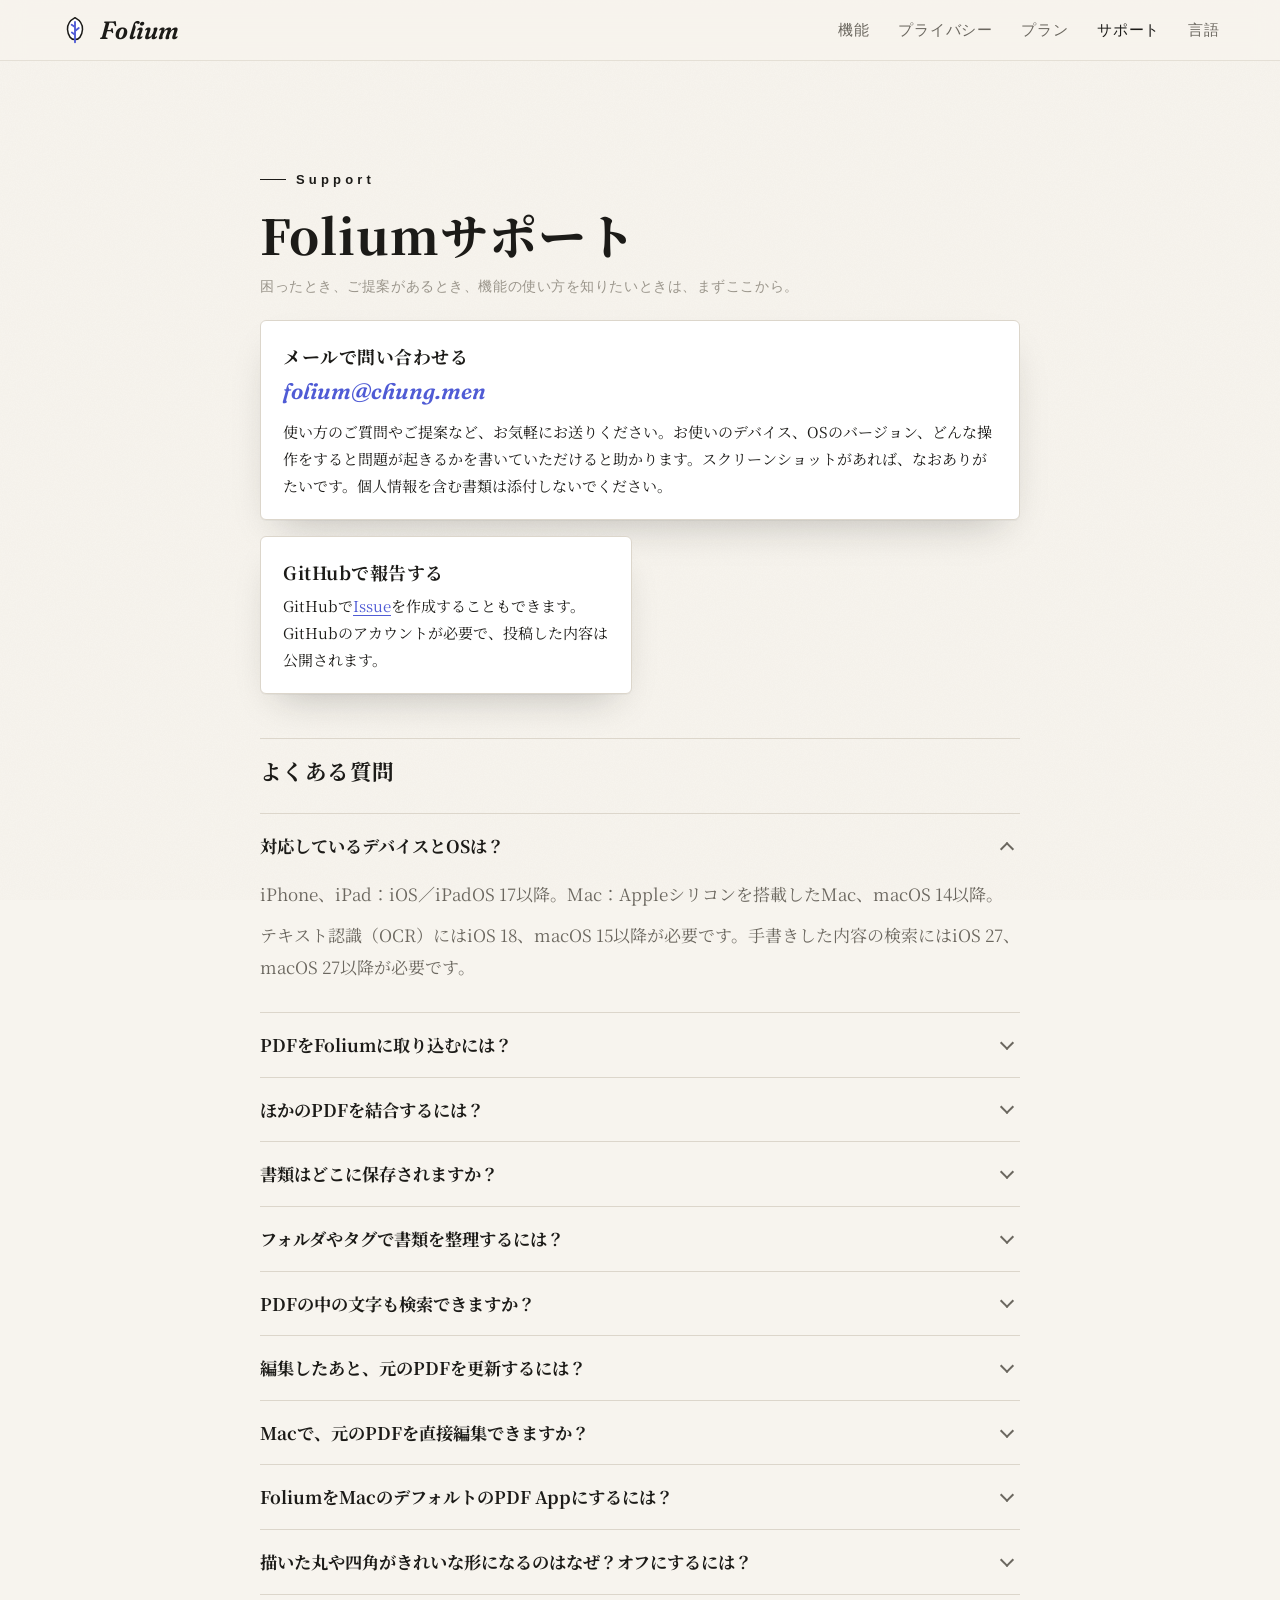
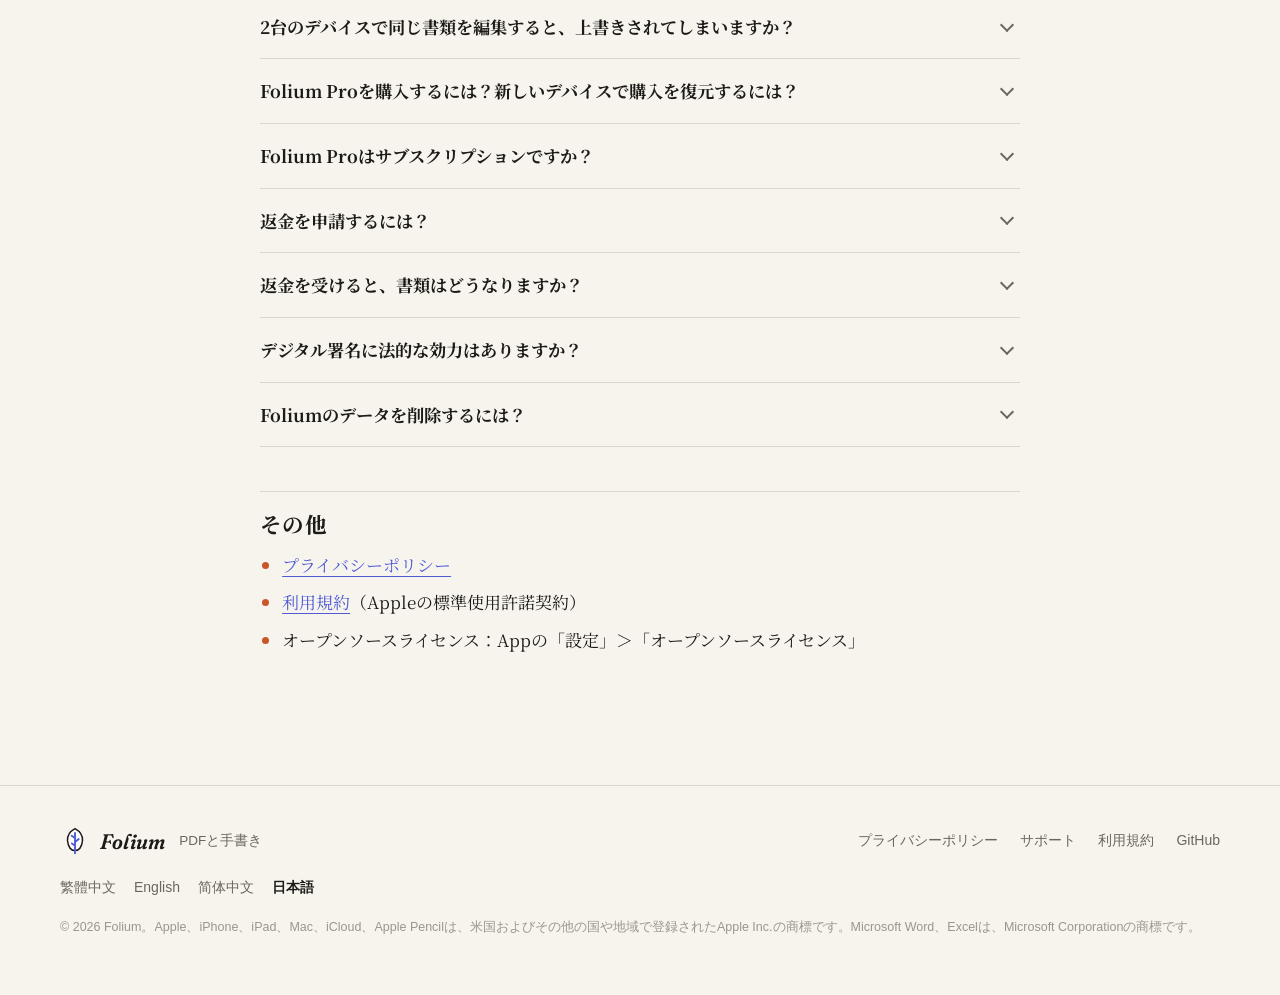
<file: ja/support/index.html>
<!doctype html>
<html lang="ja">
<head>
  <meta charset="utf-8">
  <meta name="viewport" content="width=device-width, initial-scale=1, viewport-fit=cover">
  <title>サポート｜Folium</title>
  <meta name="description" content="Foliumのよくある質問、動作環境、購入と返金、問題を報告する方法。">
  <link rel="alternate" hreflang="zh-Hant" href="https://chung223.github.io/folium/support/">
  <link rel="alternate" hreflang="en" href="https://chung223.github.io/folium/en/support/">
  <link rel="alternate" hreflang="zh-Hans" href="https://chung223.github.io/folium/zh-Hans/support/">
  <link rel="alternate" hreflang="ja" href="https://chung223.github.io/folium/ja/support/">
  <link rel="alternate" hreflang="x-default" href="https://chung223.github.io/folium/support/">
  <link rel="canonical" href="https://chung223.github.io/folium/ja/support/">
  <meta name="theme-color" content="#F7F4EE" media="(prefers-color-scheme: light)">
  <meta name="theme-color" content="#171717" media="(prefers-color-scheme: dark)">
  <meta property="og:type" content="website">
  <meta property="og:site_name" content="Folium">
  <meta property="og:title" content="Foliumサポート">
  <meta property="og:description" content="よくある質問、動作環境、購入と返金、問題を報告する方法。">
  <meta property="og:url" content="https://chung223.github.io/folium/ja/support/">
  <meta property="og:image" content="https://chung223.github.io/folium/assets/og.png">
  <meta property="og:locale" content="ja_JP">
  <meta property="og:locale:alternate" content="zh_TW">
  <meta property="og:locale:alternate" content="en_US">
  <meta property="og:locale:alternate" content="zh_CN">
  <link rel="icon" href="../../assets/favicon.svg" type="image/svg+xml">
  <link rel="icon" href="../../assets/favicon-64.png" sizes="64x64" type="image/png">
  <link rel="apple-touch-icon" href="../../assets/apple-touch-icon.png">
  <link rel="preconnect" href="https://fonts.googleapis.com">
  <link rel="preconnect" href="https://fonts.gstatic.com" crossorigin>
  <link rel="stylesheet" href="https://fonts.googleapis.com/css2?family=Fraunces:ital,opsz,wght@1,9..144,500..700&family=Klee+One:wght@400;600&family=Noto+Serif+JP:wght@400;700;800&display=swap">
  <link rel="stylesheet" href="../../assets/site.css">
  <style>
    :root {
      --serif: "Noto Serif JP", "Hiragino Mincho ProN", serif;
      --hand: "Klee One", "Hiragino Maru Gothic ProN", serif;
      --sans: -apple-system, BlinkMacSystemFont, "Hiragino Sans", "Noto Sans JP", "Yu Gothic", sans-serif;
      --latin: "Fraunces", "Noto Serif JP", serif;
    }
    h1, h2, h3 { word-break: auto-phrase; }
  </style>
</head>
<body>
<a class="skip" href="#main">本文へスキップ</a>

<header class="masthead">
  <div class="wrap">
    <a class="brand" href="../" aria-label="Foliumホーム">
      <svg viewBox="0 0 1024 1024" aria-hidden="true"><path d="M512 92C360 176 246 324 256 496c7 116 42 196 88 262 40 56 104 82 168 82s128-26 168-82c46-66 81-146 88-262 10-172-104-320-256-404Z" fill="var(--sheet)" stroke="var(--ink)" stroke-width="52" stroke-linejoin="round"/><path d="M512 236v694M398 332l114 80M640 446l-128 98M406 600l106 74" fill="none" stroke="var(--indigo)" stroke-width="64" stroke-linecap="round"/></svg>
      <span class="wordmark">Folium</span>
    </a>
    <nav class="nav" aria-label="メインメニュー">
      <a href="../#features">機能</a>
      <a class="wide" href="../../privacy/#ja">プライバシー</a>
      <a class="wide" href="../#plans">プラン</a>
      <a href="./" aria-current="page">サポート</a>
      <a href="#languages">言語</a>
    </nav>
  </div>
</header>

<main id="main" class="doc-page">
  <div class="wrap">
    <p class="eyebrow">Support</p>
    <h1>Foliumサポート</h1>
    <p class="updated">困ったとき、ご提案があるとき、機能の使い方を知りたいときは、まずここから。</p>

    <div class="contact-cards">
      <div class="card wide">
        <h3>メールで問い合わせる</h3>
        <p class="mail"><a href="mailto:folium@chung.men">folium@chung.men</a></p>
        <p>使い方のご質問やご提案など、お気軽にお送りください。お使いのデバイス、OSのバージョン、どんな操作をすると問題が起きるかを書いていただけると助かります。スクリーンショットがあれば、なおありがたいです。個人情報を含む書類は添付しないでください。</p>
      </div>
      <div class="card">
        <h3>GitHubで報告する</h3>
        <p>GitHubで<a href="https://github.com/chung223/folium/issues/new">Issue</a>を作成することもできます。GitHubのアカウントが必要で、投稿した内容は公開されます。</p>
      </div>
    </div>

    <h2>よくある質問</h2>
    <div class="faq">
      <details open>
        <summary>対応しているデバイスとOSは？</summary>
        <div class="answer">
          <p>iPhone、iPad：iOS／iPadOS 17以降。Mac：Appleシリコンを搭載したMac、macOS 14以降。</p>
          <p>テキスト認識（OCR）にはiOS 18、macOS 15以降が必要です。手書きした内容の検索にはiOS 27、macOS 27以降が必要です。</p>
        </div>
      </details>
      <details>
        <summary>PDFをFoliumに取り込むには？</summary>
        <div class="answer">
          <p>ライブラリで「追加」（＋）をタップし、「読み込む…」を選んで「ファイル」Appからファイルを選ぶか、「書類をスキャン…」を選んでカメラで紙の書類をスキャンします。</p>
          <p>ほかのApp（メールや「ファイル」など）の共有メニューからFoliumを選ぶこともできます。Macでは、FinderからFoliumでPDFを開くときに、「ライブラリに追加」か「元のファイルを直接編集」を選べます（下記参照）。WordやExcelのファイルは、読み込むときにPDFに変換されます（Folium Pro）。</p>
        </div>
      </details>
      <details>
        <summary>ほかのPDFを結合するには？</summary>
        <div class="answer">
          <p>残したいほうの書類を開き、Finderや「ファイル」からほかのPDFや画像をドラッグします（iPad、Mac）。ページの上にドロップするとそのページの後ろに、サイドバーのサムネールの間やページ一覧にドロップするとその位置に挿入されます。画像は1枚が1ページになります。</p>
          <p>「ページ」で「追加」をタップして、「『ファイル』から挿入…」か「ライブラリから挿入…」を選ぶこともできます。</p>
        </div>
      </details>
      <details>
        <summary>書類はどこに保存されますか？</summary>
        <div class="answer">
          <p>iCloud Driveをオンにしている場合、書類はあなた自身のiCloud Driveの「Folium」フォルダに保存されます。「ファイル」AppやFinderからも見ることができ、iPhone、iPad、Macの間で自動的に同期されます。オフの場合、書類はそのデバイスにだけ保存されます。</p>
        </div>
      </details>
      <details>
        <summary>フォルダやタグで書類を整理するには？</summary>
        <div class="answer">
          <p>ライブラリで「追加」（＋）をタップし、「新規フォルダ」を選びます（Macでは⇧⌘Nでも作成できます）。書類をフォルダにドラッグするか、書類を右クリック（iPhone、iPadでは長押し）して「移動…」を選びます。複数の書類をまとめて選ぶこともできます。フォルダはiCloud Driveの「Folium」の中にある本物のフォルダなので、「ファイル」AppやFinderでも同じように整理されて見えます。フォルダを削除しても、中の書類はひとつ上の階層に移り、削除されません。</p>
          <p>書類を右クリック（または長押し）して「タグ…」を選ぶと、タグを付けたり、新しいタグを作ったり、色を変えたりできます。サイドバーのタグ（iPhoneでは上部の列）をタップすると、そのタグが付いた書類がすべて表示されます。</p>
        </div>
      </details>
      <details>
        <summary>PDFの中の文字も検索できますか？</summary>
        <div class="answer">
          <p>はい。ライブラリの検索では、タイトルだけでなく、PDFの中の文字、テキスト認識をしたスキャン、自分で追加したテキストボックスやフォームへの入力内容も検索します。結果をタップすると、そのページで書類が開きます。</p>
          <p>各デバイスで最初の1回は、書類の内容を読み取るのに少し時間がかかります。まだこのデバイスにダウンロードされていない書類は、一度開くと中の文字を検索できるようになります。手書きした内容は、書類を開いてその中で検索してください（iOS 27、macOS 27以降）。</p>
        </div>
      </details>
      <details>
        <summary>編集したあと、元のPDFを更新するには？</summary>
        <div class="answer">
          <p>「元のファイルに保存」を使います。最初に開いたファイルに、Foliumが変更を書き戻します。書き込む前には、1ページずつ表示を照合します。「書き出す」で、新しいPDFとして別に保存することもできます。</p>
          <p>Foliumは元のPDFのコピーを別に保管しているので、間違えても取り消せますし、「バージョン履歴」から以前のバージョンに戻すこともできます。</p>
        </div>
      </details>
      <details>
        <summary>Macで、元のPDFを直接編集できますか？</summary>
        <div class="answer">
          <p>はい。FinderからFoliumでPDFを開くときに「元のファイルを直接編集」を選ぶと、書類はライブラリに追加されず、変更はそのPDFに自動で保存されます。保存されるのは、手を止めて数秒たったとき、別のウインドウに切り替えたとき、ウインドウを閉じたときです。保存する前には、いつもと同じように1ページずつ表示を照合します。</p>
          <p>毎回確認されたくない場合は、「今後もこの方法を使い、確認しない」にチェックを入れるか、「設定」の「PDFを開く」でいつも使う方法を選んでください。元のファイルがFolium以外で変更されていたり、デジタル署名や墨消しがあったりする場合は、Foliumがいったん止まって、保存のしかたを選べるようにします。</p>
          <p>この方法で開いた場合、Foliumの編集データ（あとから変更できる手書きや注釈、取り消しの履歴）はそのMacにだけ保存され、ほかのデバイスには同期されません。ほかのデバイスで続きを編集したいときは、「ライブラリに追加」を選んでください。</p>
        </div>
      </details>
      <details>
        <summary>FoliumをMacのデフォルトのPDF Appにするには？</summary>
        <div class="answer">
          <p>FinderでPDFを1つ選んで⌘Iを押し、「このアプリケーションで開く」でFoliumを選んでから、「すべてを変更…」をクリックします。以後は、FinderでPDFをダブルクリックするとFoliumで開きます。</p>
        </div>
      </details>
      <details>
        <summary>描いた丸や四角がきれいな形になるのはなぜ？オフにするには？</summary>
        <div class="answer">
          <p>ペンや蛍光ペンで描き終えたら、ペンを画面から離さずに少し止めてみてください。線、矢印、円、長方形、三角形がきれいな形に整います。手で描いた形に戻したいときは、「取り消す」を1回タップします。</p>
          <p>この機能が不要な場合は、「設定」で「描いて止めると図形に補正」をオフにしてください。</p>
        </div>
      </details>
      <details>
        <summary>2台のデバイスで同じ書類を編集すると、上書きされてしまいますか？</summary>
        <div class="answer">
          <p>いいえ。iCloudで同期するとき、Foliumは両方のデバイスの変更をまとめます。両方で同じページの同じ部分をたまたま変更していた場合は、そのページの競合コピーが1ページ追加されるので、どちらを残すか自分で選べます。</p>
        </div>
      </details>
      <details>
        <summary>Folium Proを購入するには？新しいデバイスで購入を復元するには？</summary>
        <div class="answer">
          <p>「設定」を開き（iPhoneとiPadではライブラリ左上の歯車、Macではメニューバーの「Folium」＞「設定…」）、「Folium Proにアップグレード…」を選びます。デバイスを替えたときや再インストールしたときは、同じ場所で「購入を復元」をタップします。</p>
          <p>同じAppleアカウントを使えば、iPhone、iPad、Macのどれでも使えます。「ファミリー共有」を使っていれば、家族も使えます。</p>
        </div>
      </details>
      <details>
        <summary>Folium Proはサブスクリプションですか？</summary>
        <div class="answer">
          <p>いいえ。Folium Proは買い切りです。一度お支払いいただければずっと使えて、その後の料金や自動更新はありません。</p>
          <p>価格はAppに表示される金額をご確認ください。</p>
        </div>
      </details>
      <details>
        <summary>返金を申請するには？</summary>
        <div class="answer">
          <p>購入の手続きはAppleが行っています。返金は<a href="https://reportaproblem.apple.com/">reportaproblem.apple.com</a>に、購入したときのAppleアカウントでサインインして申請してください。</p>
        </div>
      </details>
      <details>
        <summary>返金を受けると、書類はどうなりますか？</summary>
        <div class="answer">
          <p>何も失われません。Proで行った変更は、そのまま表示でき、元のファイルへの保存や書き出しもできます。新しくProの操作（もう一度テキストを編集するなど）ができなくなるだけです。</p>
        </div>
      </details>
      <details>
        <summary>デジタル署名に法的な効力はありますか？</summary>
        <div class="answer">
          <p>Foliumは、PDF署名の国際規格（PAdES）に従って署名するので、署名の検証に対応したPDF Appで確認できます。署名が法的に有効かどうかは、使用する証明書と、お住まいの地域の法律によって決まります。Foliumで「自分で作成」した証明書は、あなた自身が作ったもので、政府や認証局が発行した証明書ではありません。</p>
        </div>
      </details>
      <details>
        <summary>Foliumのデータを削除するには？</summary>
        <div class="answer">
          <p>Foliumにはアカウントがなく、データを開発者のサーバに保存することもありません。書類を削除するには、ライブラリで削除するか、iCloud Driveの「Folium」フォルダから削除してください。Appを削除すると、そのデバイス上のデータも一緒に削除されます。</p>
        </div>
      </details>
    </div>

    <h2>その他</h2>
    <ul>
      <li><a href="../../privacy/#ja">プライバシーポリシー</a></li>
      <li><a href="https://www.apple.com/legal/internet-services/itunes/dev/stdeula/">利用規約</a>（Appleの標準使用許諾契約）</li>
      <li>オープンソースライセンス：Appの「設定」＞「オープンソースライセンス」</li>
    </ul>
  </div>
</main>

<footer class="footer">
  <div class="wrap">
    <div class="top">
      <a class="brand" href="../" aria-label="Foliumホーム">
        <svg viewBox="0 0 1024 1024" aria-hidden="true"><path d="M512 92C360 176 246 324 256 496c7 116 42 196 88 262 40 56 104 82 168 82s128-26 168-82c46-66 81-146 88-262 10-172-104-320-256-404Z" fill="var(--sheet)" stroke="var(--ink)" stroke-width="52" stroke-linejoin="round"/><path d="M512 236v694M398 332l114 80M640 446l-128 98M406 600l106 74" fill="none" stroke="var(--indigo)" stroke-width="64" stroke-linecap="round"/></svg>
        <span class="wordmark">Folium</span><span class="tag">PDFと手書き</span>
      </a>
      <nav aria-label="フッターのリンク">
        <a href="../../privacy/#ja">プライバシーポリシー</a>
        <a href="./">サポート</a>
        <a href="https://www.apple.com/legal/internet-services/itunes/dev/stdeula/">利用規約</a>
        <a href="https://github.com/chung223/folium">GitHub</a>
      </nav>
      <nav class="langs" id="languages" aria-label="言語">
        <a href="../../support/" hreflang="zh-Hant" lang="zh-Hant">繁體中文</a>
        <a href="../../en/support/" hreflang="en" lang="en">English</a>
        <a href="../../zh-Hans/support/" hreflang="zh-Hans" lang="zh-Hans">简体中文</a>
        <a href="./" hreflang="ja" lang="ja" aria-current="page">日本語</a>
      </nav>
    </div>
    <p class="legal">© 2026 Folium。Apple、iPhone、iPad、Mac、iCloud、Apple Pencilは、米国およびその他の国や地域で登録されたApple Inc.の商標です。Microsoft Word、Excelは、Microsoft Corporationの商標です。</p>
  </div>
</footer>
</body>
</html>
</file>
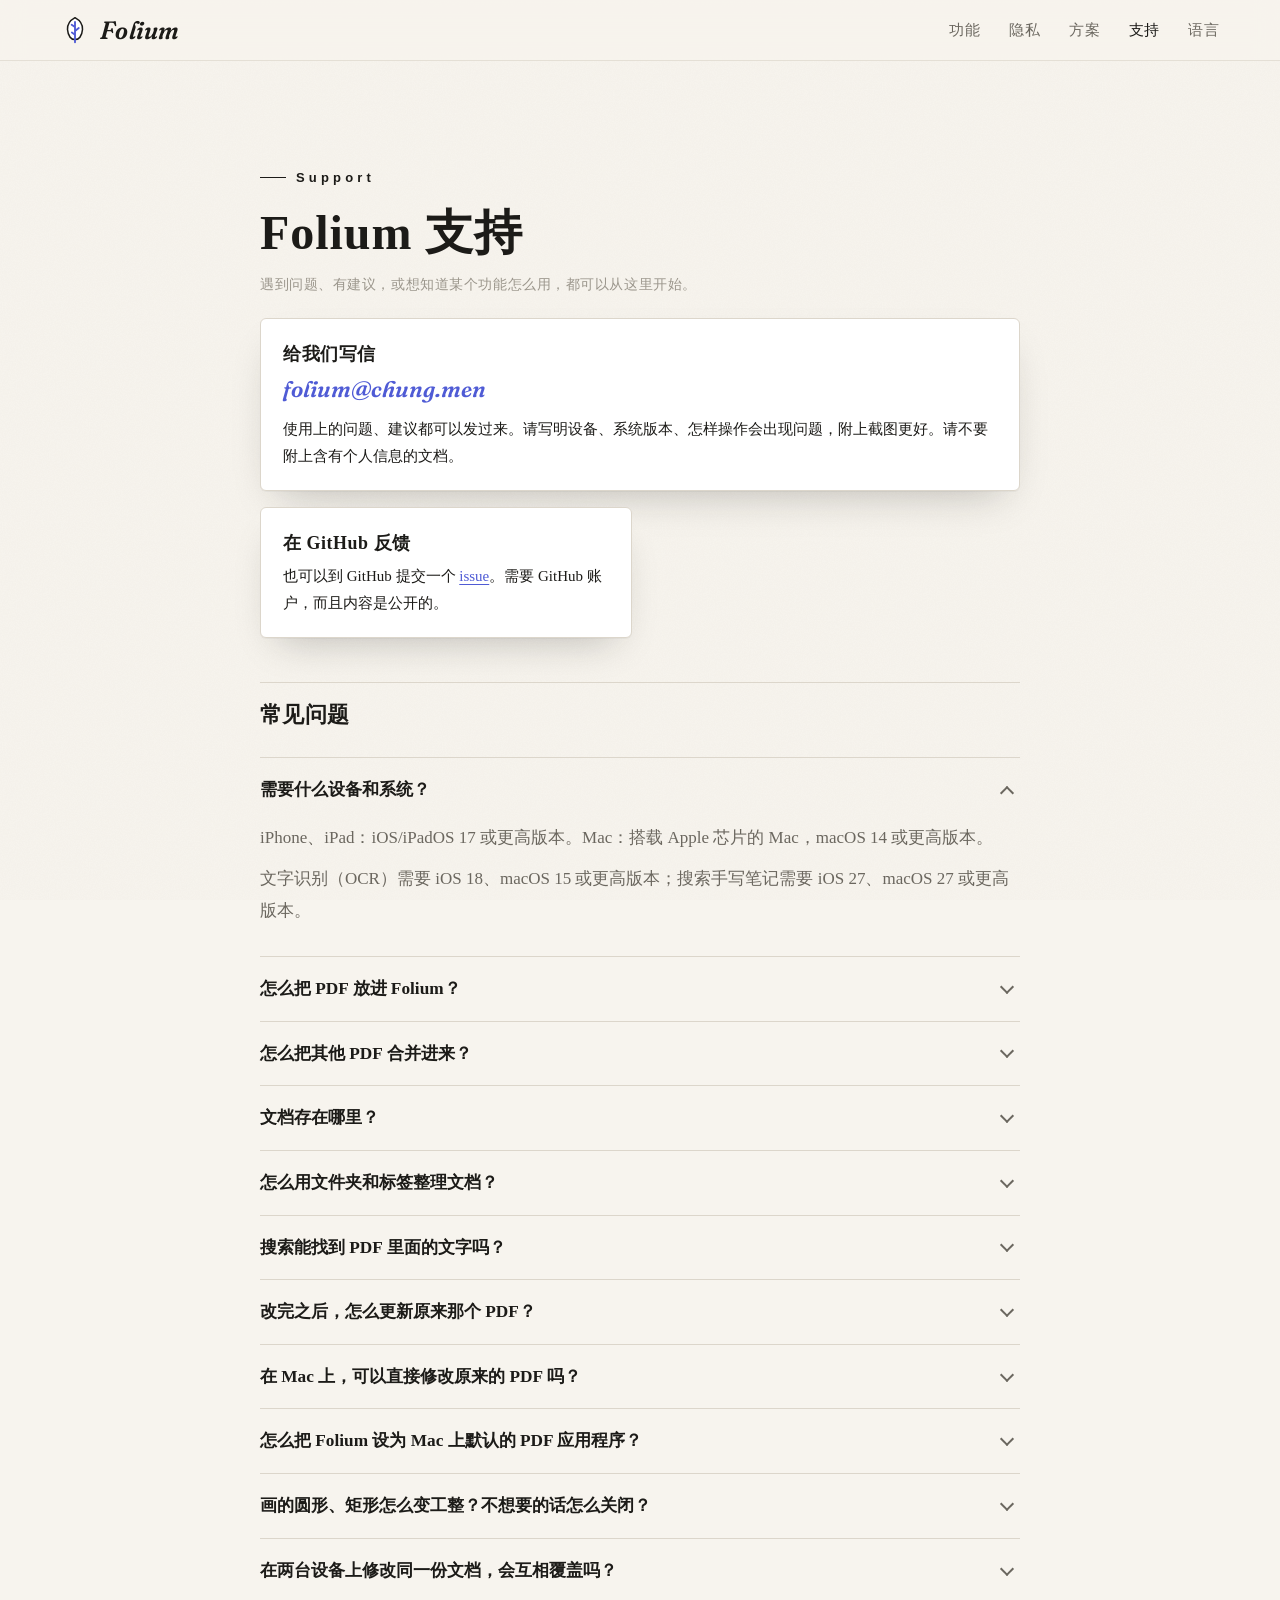
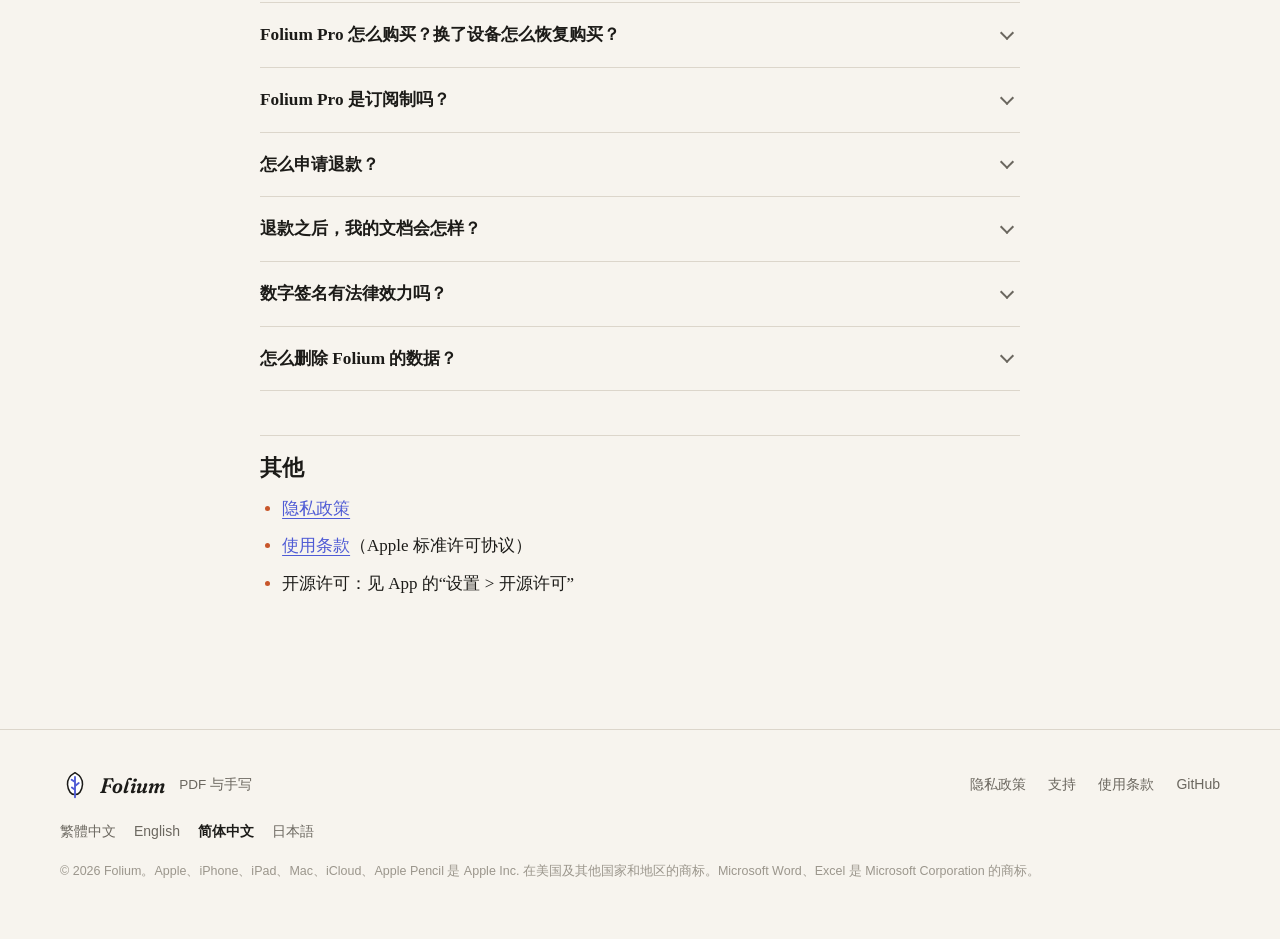
<file: zh-Hans/support/index.html>
<!doctype html>
<html lang="zh-Hans">
<head>
  <meta charset="utf-8">
  <meta name="viewport" content="width=device-width, initial-scale=1, viewport-fit=cover">
  <title>支持｜Folium</title>
  <meta name="description" content="Folium 的常见问题、系统要求、购买与退款说明，以及反馈问题的方式。">
  <link rel="alternate" hreflang="zh-Hant" href="https://chung223.github.io/folium/support/">
  <link rel="alternate" hreflang="en" href="https://chung223.github.io/folium/en/support/">
  <link rel="alternate" hreflang="zh-Hans" href="https://chung223.github.io/folium/zh-Hans/support/">
  <link rel="alternate" hreflang="ja" href="https://chung223.github.io/folium/ja/support/">
  <link rel="alternate" hreflang="x-default" href="https://chung223.github.io/folium/support/">
  <link rel="canonical" href="https://chung223.github.io/folium/zh-Hans/support/">
  <meta name="theme-color" content="#F7F4EE" media="(prefers-color-scheme: light)">
  <meta name="theme-color" content="#171717" media="(prefers-color-scheme: dark)">
  <meta property="og:type" content="website">
  <meta property="og:site_name" content="Folium">
  <meta property="og:title" content="Folium 支持">
  <meta property="og:description" content="常见问题、系统要求、购买与退款，以及反馈问题的方式。">
  <meta property="og:url" content="https://chung223.github.io/folium/zh-Hans/support/">
  <meta property="og:image" content="https://chung223.github.io/folium/assets/og.png">
  <meta property="og:locale" content="zh_CN">
  <meta property="og:locale:alternate" content="zh_TW">
  <meta property="og:locale:alternate" content="en_US">
  <meta property="og:locale:alternate" content="ja_JP">
  <link rel="icon" href="../../assets/favicon.svg" type="image/svg+xml">
  <link rel="icon" href="../../assets/favicon-64.png" sizes="64x64" type="image/png">
  <link rel="apple-touch-icon" href="../../assets/apple-touch-icon.png">
  <link rel="preconnect" href="https://fonts.googleapis.com">
  <link rel="preconnect" href="https://fonts.gstatic.com" crossorigin>
  <link rel="stylesheet" href="https://fonts.googleapis.com/css2?family=Fraunces:ital,opsz,wght@1,9..144,500..700&family=Noto+Serif+SC:wght@400;700;800&display=swap">
  <link rel="stylesheet" href="../../assets/site.css">
  <style>
    :root {
      --serif: "Noto Serif SC", "Songti SC", serif;
      --hand: "LXGW WenKai TC", "Kaiti SC", serif;
      --sans: -apple-system, BlinkMacSystemFont, "PingFang SC", "Noto Sans SC", "Microsoft YaHei", sans-serif;
      --latin: "Fraunces", "Noto Serif SC", serif;
    }
  </style>
</head>
<body>
<a class="skip" href="#main">跳到主要内容</a>

<header class="masthead">
  <div class="wrap">
    <a class="brand" href="../" aria-label="Folium 首页">
      <svg viewBox="0 0 1024 1024" aria-hidden="true"><path d="M512 92C360 176 246 324 256 496c7 116 42 196 88 262 40 56 104 82 168 82s128-26 168-82c46-66 81-146 88-262 10-172-104-320-256-404Z" fill="var(--sheet)" stroke="var(--ink)" stroke-width="52" stroke-linejoin="round"/><path d="M512 236v694M398 332l114 80M640 446l-128 98M406 600l106 74" fill="none" stroke="var(--indigo)" stroke-width="64" stroke-linecap="round"/></svg>
      <span class="wordmark">Folium</span>
    </a>
    <nav class="nav" aria-label="主菜单">
      <a href="../#features">功能</a>
      <a href="../../privacy/#zh-hans">隐私</a>
      <a class="wide" href="../#plans">方案</a>
      <a href="./" aria-current="page">支持</a>
      <a href="#languages">语言</a>
    </nav>
  </div>
</header>

<main id="main" class="doc-page">
  <div class="wrap">
    <p class="eyebrow">Support</p>
    <h1>Folium 支持</h1>
    <p class="updated">遇到问题、有建议，或想知道某个功能怎么用，都可以从这里开始。</p>

    <div class="contact-cards">
      <div class="card wide">
        <h3>给我们写信</h3>
        <p class="mail"><a href="mailto:folium@chung.men">folium@chung.men</a></p>
        <p>使用上的问题、建议都可以发过来。请写明设备、系统版本、怎样操作会出现问题，附上截图更好。请不要附上含有个人信息的文档。</p>
      </div>
      <div class="card">
        <h3>在 GitHub 反馈</h3>
        <p>也可以到 GitHub 提交一个 <a href="https://github.com/chung223/folium/issues/new">issue</a>。需要 GitHub 账户，而且内容是公开的。</p>
      </div>
    </div>

    <h2>常见问题</h2>
    <div class="faq">
      <details open>
        <summary>需要什么设备和系统？</summary>
        <div class="answer">
          <p>iPhone、iPad：iOS/iPadOS 17 或更高版本。Mac：搭载 Apple 芯片的 Mac，macOS 14 或更高版本。</p>
          <p>文字识别（OCR）需要 iOS 18、macOS 15 或更高版本；搜索手写笔记需要 iOS 27、macOS 27 或更高版本。</p>
        </div>
      </details>
      <details>
        <summary>怎么把 PDF 放进 Folium？</summary>
        <div class="answer">
          <p>在资料库按“添加”（＋），选择“导入…”从“文件”App 挑选文件，或选择“扫描文档…”用相机扫描纸质文件。</p>
          <p>也可以在其他 App（例如“邮件”“文件”）的共享菜单中选择 Folium。在 Mac 上从访达用 Folium 打开 PDF 时，可以选择“放入资料库”或“直接编辑原文件”（见下文）。导入 Word、Excel 文件时会转换成 PDF（Folium Pro）。</p>
        </div>
      </details>
      <details>
        <summary>怎么把其他 PDF 合并进来？</summary>
        <div class="answer">
          <p>打开要保留的那份文档，从访达或“文件”App 把其他 PDF、图片拖进来（iPad、Mac）：放在页面上，就插在那一页后面；放在边栏的缩略图之间或“页面”网格上，就插在那个位置。每张图片一页。</p>
          <p>也可以在“页面”中按“添加”，选择“从‘文件’插入…”或“从资料库插入…”。</p>
        </div>
      </details>
      <details>
        <summary>文档存在哪里？</summary>
        <div class="answer">
          <p>开启 iCloud 云盘时，文档存储在你自己 iCloud 云盘的“Folium”文件夹里，“文件”App 和访达都能看到，iPhone、iPad、Mac 会自动同步。没有开启时，文档只存储在这台设备上。</p>
        </div>
      </details>
      <details>
        <summary>怎么用文件夹和标签整理文档？</summary>
        <div class="answer">
          <p>在资料库按“添加”（＋），选择“新建文件夹”（在 Mac 上也可以按 ⇧⌘N）。把文档拖到文件夹上，或右键点按文档（iPhone、iPad 上是长按）选择“移到…”，一次可以选好几份。文件夹就是 iCloud 云盘“Folium”里真实的文件夹，在“文件”App、访达里也能看到同样的分类。删除文件夹时，里面的文档会移到上一级，不会被删除。</p>
          <p>右键点按文档（或长按）选择“标签…”，可以添加标签、新建标签、更换颜色。轻点边栏里的标签（iPhone 上是顶部那一行），就会列出所有带有这个标签的文档。</p>
        </div>
      </details>
      <details>
        <summary>搜索能找到 PDF 里面的文字吗？</summary>
        <div class="answer">
          <p>可以。资料库的搜索会找标题，也会找 PDF 里的文字、识别过文字的扫描件，以及你添加的文本框、填进去的字。轻点搜索结果，就会打开到那一页。</p>
          <p>每台设备第一次会花一点时间整理文档的内容。还没下载到这台设备的文档，要打开过一次之后才能搜到里面的文字。手写的笔记要打开文档，在文档里搜索（iOS 27、macOS 27 或更高版本）。</p>
        </div>
      </details>
      <details>
        <summary>改完之后，怎么更新原来那个 PDF？</summary>
        <div class="answer">
          <p>使用“存回原文件”：Folium 会把修改写回你当初打开的那个文件，写入前会逐页比对画面。也可以用“导出”另存一份新的 PDF。</p>
          <p>Folium 自己会保留一份原始 PDF，改错了可以撤销，也可以从“版本记录”回到之前的版本。</p>
        </div>
      </details>
      <details>
        <summary>在 Mac 上，可以直接修改原来的 PDF 吗？</summary>
        <div class="answer">
          <p>可以。从访达用 Folium 打开 PDF 时选择“直接编辑原文件”，文档不会放入资料库，修改会自动存回那个 PDF：停手几秒后、切换到别的窗口或关闭窗口时就会存储，存回前同样会逐页比对画面。</p>
          <p>不想每次都被询问，可以勾选“以后都这样”，或在“设置”的“打开 PDF”中选择固定的方式。原文件在 Folium 之外被修改过、有数字签名或涂黑时，Folium 会先停下来，让你决定怎么存储。</p>
          <p>这样打开时，Folium 的编辑数据（还能再修改的手写、标注、撤销记录）只保存在这台 Mac 上，不会同步到其他设备。要在其他设备上接着改，请选择“放入资料库”。</p>
        </div>
      </details>
      <details>
        <summary>怎么把 Folium 设为 Mac 上默认的 PDF 应用程序？</summary>
        <div class="answer">
          <p>在访达中选择一个 PDF，按下 ⌘I，在“打开方式”中选择 Folium，再点按“全部更改…”。之后在访达中连按两下 PDF，就会用 Folium 打开。</p>
        </div>
      </details>
      <details>
        <summary>画的圆形、矩形怎么变工整？不想要的话怎么关闭？</summary>
        <div class="answer">
          <p>用笔或荧光笔画完后，笔先不要离开屏幕，停一下，线条、箭头、圆形、矩形、三角形就会变工整。想要回到手写的样子，按一次“撤销”。</p>
          <p>不想要这个功能，可以到“设置”里关闭“画完停住变成工整形状”。</p>
        </div>
      </details>
      <details>
        <summary>在两台设备上修改同一份文档，会互相覆盖吗？</summary>
        <div class="answer">
          <p>不会。iCloud 同步时，Folium 会把两边的修改合并。两边刚好改了同一页的内容时，会多出一页冲突副本，让你自己选择保留哪一个。</p>
        </div>
      </details>
      <details>
        <summary>Folium Pro 怎么购买？换了设备怎么恢复购买？</summary>
        <div class="answer">
          <p>打开“设置”（iPhone、iPad 上是资料库左上角的齿轮；Mac 上是菜单栏的“Folium &gt; 设置…”），选择“升级 Folium Pro…”。换了设备或重新安装后，在同一个地方按“恢复购买”。</p>
          <p>使用同一个 Apple 账户，iPhone、iPad、Mac 都能用；开启“家人共享”的话，家人也能用。</p>
        </div>
      </details>
      <details>
        <summary>Folium Pro 是订阅制吗？</summary>
        <div class="answer">
          <p>不是。Folium Pro 是一次买断：付一次就能一直用，之后不再收费，也不会自动续订。</p>
          <p>价格以 App 内显示的为准。</p>
        </div>
      </details>
      <details>
        <summary>怎么申请退款？</summary>
        <div class="answer">
          <p>购买由 Apple 处理，退款请到 <a href="https://reportaproblem.apple.com/">reportaproblem.apple.com</a>，用购买时的 Apple 账户登录后申请。</p>
        </div>
      </details>
      <details>
        <summary>退款之后，我的文档会怎样？</summary>
        <div class="answer">
          <p>什么都不会少。用 Pro 做过的修改照样能看、能存回原文件、能导出，只是不能再做新的 Pro 操作（例如再改一次字）。</p>
        </div>
      </details>
      <details>
        <summary>数字签名有法律效力吗？</summary>
        <div class="answer">
          <p>Folium 按照 PDF 的国际标准（PAdES）签名，支持签名验证的 PDF 软件都能检查。签名在法律上是否有效，要看你使用的证书和所在地的法规；用 Folium 自建的证书是你自己生成的，不是政府或证书颁发机构签发的证书。</p>
        </div>
      </details>
      <details>
        <summary>怎么删除 Folium 的数据？</summary>
        <div class="answer">
          <p>Folium 没有账户，也没有把数据存储在开发者的服务器上。删除文档：在资料库中删除，或到 iCloud 云盘的“Folium”文件夹中删除。删除 App 会一并删除设备上的数据。</p>
        </div>
      </details>
    </div>

    <h2>其他</h2>
    <ul>
      <li><a href="../../privacy/#zh-hans">隐私政策</a></li>
      <li><a href="https://www.apple.com/legal/internet-services/itunes/dev/stdeula/">使用条款</a>（Apple 标准许可协议）</li>
      <li>开源许可：见 App 的“设置 &gt; 开源许可”</li>
    </ul>
  </div>
</main>

<footer class="footer">
  <div class="wrap">
    <div class="top">
      <a class="brand" href="../" aria-label="Folium 首页">
        <svg viewBox="0 0 1024 1024" aria-hidden="true"><path d="M512 92C360 176 246 324 256 496c7 116 42 196 88 262 40 56 104 82 168 82s128-26 168-82c46-66 81-146 88-262 10-172-104-320-256-404Z" fill="var(--sheet)" stroke="var(--ink)" stroke-width="52" stroke-linejoin="round"/><path d="M512 236v694M398 332l114 80M640 446l-128 98M406 600l106 74" fill="none" stroke="var(--indigo)" stroke-width="64" stroke-linecap="round"/></svg>
        <span class="wordmark">Folium</span><span class="tag">PDF 与手写</span>
      </a>
      <nav aria-label="页脚链接">
        <a href="../../privacy/#zh-hans">隐私政策</a>
        <a href="./">支持</a>
        <a href="https://www.apple.com/legal/internet-services/itunes/dev/stdeula/">使用条款</a>
        <a href="https://github.com/chung223/folium">GitHub</a>
      </nav>
      <nav class="langs" id="languages" aria-label="语言">
        <a href="../../support/" hreflang="zh-Hant" lang="zh-Hant">繁體中文</a>
        <a href="../../en/support/" hreflang="en" lang="en">English</a>
        <a href="./" hreflang="zh-Hans" lang="zh-Hans" aria-current="page">简体中文</a>
        <a href="../../ja/support/" hreflang="ja" lang="ja">日本語</a>
      </nav>
    </div>
    <p class="legal">© 2026 Folium。Apple、iPhone、iPad、Mac、iCloud、Apple Pencil 是 Apple Inc. 在美国及其他国家和地区的商标。Microsoft Word、Excel 是 Microsoft Corporation 的商标。</p>
  </div>
</footer>
</body>
</html>
</file>
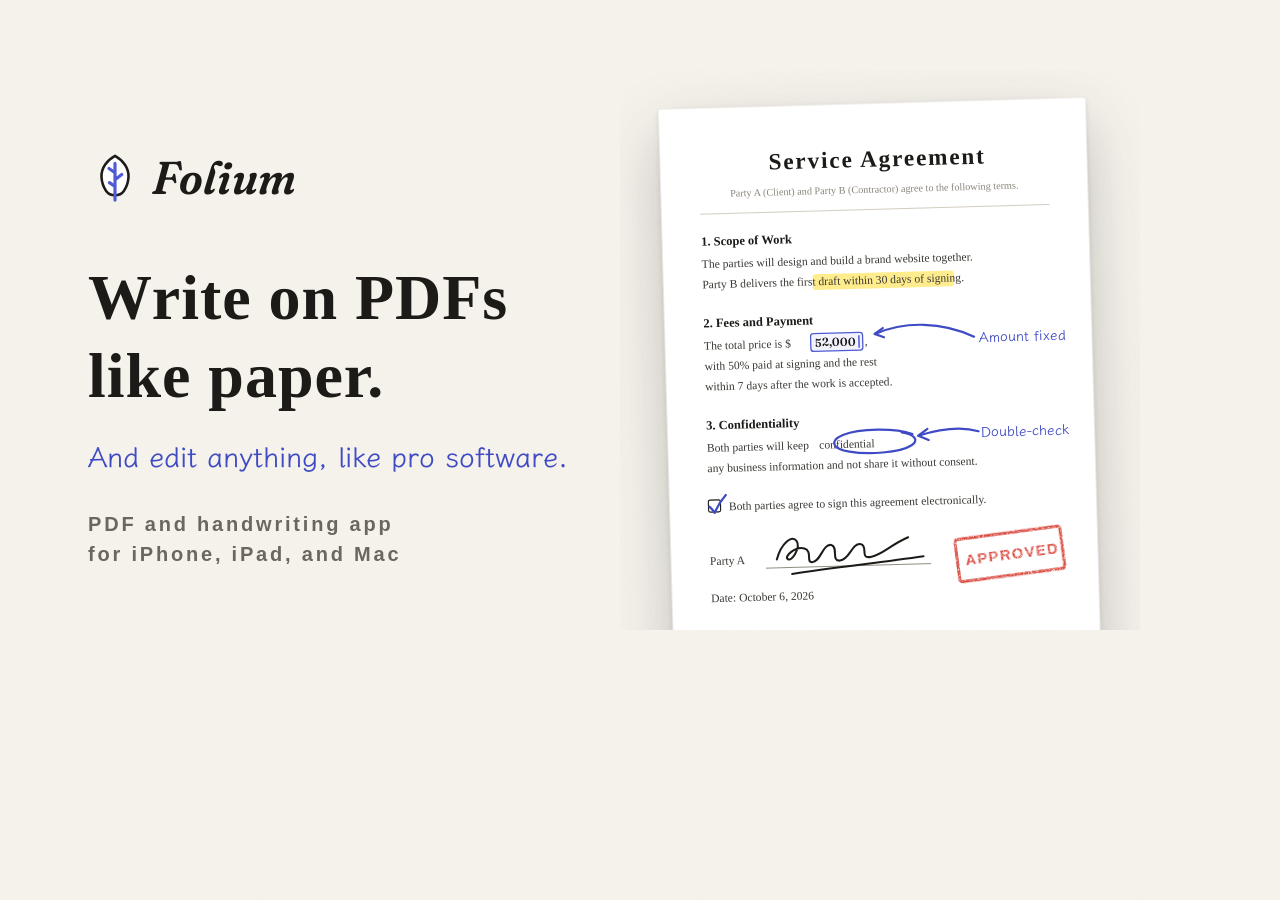
<file: tools/og-en.html>
<!doctype html>
<html lang="en">
<head>
<meta charset="utf-8">
<title>Folium share image</title>
<!-- 產生 assets/og-en.png（1200×630）：見 README 的「分享預覽圖」。示意圖和 en/index.html 的首屏一樣，改了就重跑。 -->
<link rel="stylesheet" href="https://fonts.googleapis.com/css2?family=Fraunces:ital,opsz,wght@1,9..144,500..700&family=LXGW+WenKai+TC:wght@400&family=Noto+Serif+TC:wght@400;700;800&display=swap">
<link rel="stylesheet" href="../assets/site.css">
<style>
  :root { color-scheme: light; }
  html, body { width: 1200px; height: 630px; overflow: hidden; }
  body { display: grid; grid-template-columns: 640px 560px; align-items: center; }
  .copy { padding-left: 88px; }
  .brand svg { width: 54px; height: 54px; }
  .brand .wordmark { font-size: 46px; }
  h1 { margin-top: 44px; font: 800 64px/1.22 var(--serif); letter-spacing: .015em; }
  .sub { margin: 26px 0 0; font: 600 20px/1.5 var(--sans); letter-spacing: .14em; color: var(--ink-2); }
  .hand { margin: 16px 0 0; font-size: 28px; }
  .art { width: 520px; margin-top: 70px; transform: translateX(-20px); }
  .draw { animation: none !important; stroke-dashoffset: 0 !important; }
  .swipe { animation: none !important; transform: none !important; }
  .appear, .rise { animation: none !important; opacity: 1 !important; transform: none !important; }
  .stamp { animation: none !important; opacity: .92 !important; transform: rotate(-6deg) !important; }
  .blink { animation: none !important; }
</style>
</head>
<body>
  <div class="copy">
    <div class="brand">
      <svg viewBox="0 0 1024 1024" aria-hidden="true"><path d="M512 92C360 176 246 324 256 496c7 116 42 196 88 262 40 56 104 82 168 82s128-26 168-82c46-66 81-146 88-262 10-172-104-320-256-404Z" fill="#fff" stroke="#1C1B18" stroke-width="48" stroke-linejoin="round"/><path d="M512 236v694M398 332l114 80M640 446l-128 98M406 600l106 74" fill="none" stroke="#4F5BD5" stroke-width="60" stroke-linecap="round"/></svg>
      <span class="wordmark">Folium</span>
    </div>
    <h1>Write on PDFs<br>like paper.</h1>
    <p class="hand">And edit anything, like pro software.</p>
    <p class="sub">PDF and handwriting app<br>for iPhone, iPad, and Mac</p>
  </div>
  <div class="art">
<svg viewBox="0 0 560 700" role="img" aria-labelledby="art-title">
        <title id="art-title">A page of a contract with a highlighted phrase, a corrected amount, a circled clause, a checked consent box, a handwritten signature, and an APPROVED stamp.</title>
        <defs>
          <filter id="stamp-ink" x="-5%" y="-5%" width="110%" height="110%">
            <feTurbulence type="fractalNoise" baseFrequency="1.7" numOctaves="2" seed="11" result="noise"/>
            <feColorMatrix in="noise" type="matrix" values="0 0 0 0 0  0 0 0 0 0  0 0 0 0 0  0 0 0 -3 2.45" result="mask"/>
            <feComposite in="SourceGraphic" in2="mask" operator="in"/>
          </filter>
        </defs>
        <g transform="rotate(-1.6 280 350)">
          <g class="doc-shadow"><rect class="doc-sheet" x="50" y="36" width="460" height="628" rx="3"/></g>

          <text class="doc-title" x="284" y="104" text-anchor="middle" style="letter-spacing:2px">Service Agreement</text>
          <text class="doc-s" x="280" y="132" text-anchor="middle">Party A (Client) and Party B (Contractor) agree to the following terms.</text>
          <line class="doc-rule" x1="92" y1="150" x2="468" y2="150"/>

          <text class="doc-h" x="92" y="184">1. Scope of Work</text>
          <rect class="marker swipe" style="--at:.95s" x="211" y="218" width="152" height="17" rx="3"/>
          <text class="doc-t" x="92" y="208">The parties will design and build a brand website together.</text>
          <text class="doc-t" x="92" y="230">Party B delivers the first draft within 30 days of signing.</text>

          <text class="doc-h" x="92" y="272">2. Fees and Payment</text>
          <text class="doc-t" x="92" y="296">The total price is $</text>
          <g class="appear" style="--at:1.4s">
            <rect class="edit-box" x="207" y="282" width="56" height="19" rx="3"/>
            <text class="doc-num" x="212" y="296" textLength="43" lengthAdjust="spacingAndGlyphs">52,000</text>
          </g>
          <line class="caret blink" style="--at:1.6s" x1="259" y1="285" x2="259" y2="298.5"/>
          <text class="doc-t" x="265" y="296">,</text>
          <text class="doc-t" x="92" y="318">with 50% paid at signing and the rest</text>
          <text class="doc-t" x="92" y="340">within 7 days after the work is accepted.</text>
          <path class="pen draw" pathLength="1" style="--at:1.75s;--d:.45s" d="M383 290c-34-17-74-19-106-6"/>
          <path class="pen draw" pathLength="1" style="--at:2.15s;--d:.2s" d="M285 278l-9 6 10 4"/>
          <text class="doc-note appear" style="--at:2.2s" x="388" y="296">Amount fixed</text>

          <text class="doc-h" x="92" y="382">3. Confidentiality</text>
          <text class="doc-t" x="92" y="406">Both parties will keep <tspan dx="8">confidential</tspan></text>
          <text class="doc-t" x="92" y="428">any business information and not share it without consent.</text>
          <path class="pen draw" pathLength="1" style="--at:2.5s;--d:.6s" d="M313.7 393c-18.1 -7 -56.8 -8 -74.8 -1 -15.5 6 -11.6 15 6.5 18 19.4 4 54.2 3 67.1 -5 9 -5 2.6 -12 -10.3 -14"/>
          <path class="pen draw" pathLength="1" style="--at:3.05s;--d:.4s" d="M385 392c-19-6-40-4-65 3"/>
          <path class="pen draw" pathLength="1" style="--at:3.4s;--d:.2s" d="M330 388l-10 7 11 5"/>
          <text class="doc-note appear" style="--at:3.45s" x="388" y="398">Double-check</text>

          <rect x="92" y="458" width="13" height="13" rx="2" fill="none" stroke="#1C1B18" stroke-width="1.2"/>
          <text class="doc-t" x="114" y="469.5">Both parties agree to sign this agreement electronically.</text>
          <path class="pen draw" pathLength="1" style="--at:3.85s;--d:.35s" d="M93 465c2 2 4 4 5.5 7 3-7 7-13 12.5-19"/>

          <text class="doc-t" x="92" y="528">Party A</text>
          <line x1="152" y1="533" x2="330" y2="533" stroke="#8A857B" stroke-width="1"/>
          <path class="ink-pen draw" pathLength="1" style="--at:4.25s;--d:1.3s" d="M164 524c5-17 17-27 22-19 4 7-6 22-10 19-5-3 9-14 18-11 9 3 1 15 8 15 9 0 12-20 21-18 8 2-1 18 9 17 11-1 13-19 23-17 8 2-2 16 10 14 13-2 21-12 41-20"/>
          <path class="ink-pen draw" pathLength="1" style="--at:5.5s;--d:.35s" d="M180 540c44-6 92-9 142-15"/>
          <text class="doc-t" x="92" y="568">Date: October 6, 2026</text>

          <g class="seal stamp" style="--at:5.95s" filter="url(#stamp-ink)">
            <rect x="358" y="502" width="114" height="46" rx="3"/>
            <text x="417.5" y="531" text-anchor="middle" style="font-size:16px;letter-spacing:1.5px">APPROVED</text>
          </g>

          <text class="doc-s" x="280" y="640" text-anchor="middle">— 1 —</text>
        </g>

        <g class="dock appear" style="--at:.7s">
          <rect class="capsule" x="150" y="652" width="260" height="44" rx="22"/>
          <path class="tool active" d="M174 684l3-9 15-15 6 6-15 15-9 3Zm19-21 6 6"/>
          <path class="tool" d="M211 683h14M213 679l9-17 7 4-9 17Z"/>
          <path class="tool" d="M245 663h16M253 663v21"/>
          <path class="tool" d="M276 666h16v12h-16ZM280 684h8"/>
          <line x1="309" y1="664" x2="309" y2="684" stroke="#9B968C" stroke-width="1"/>
          <circle cx="329" cy="674" r="7" fill="#1C1B18"/>
          <circle cx="356" cy="674" r="7" fill="#4F5BD5"/>
          <circle class="chip-on" cx="356" cy="674" r="11"/>
          <circle cx="383" cy="674" r="7" fill="#D63A2F"/>
        </g>
      </svg>
  </div>
</body>
</html>
</file>
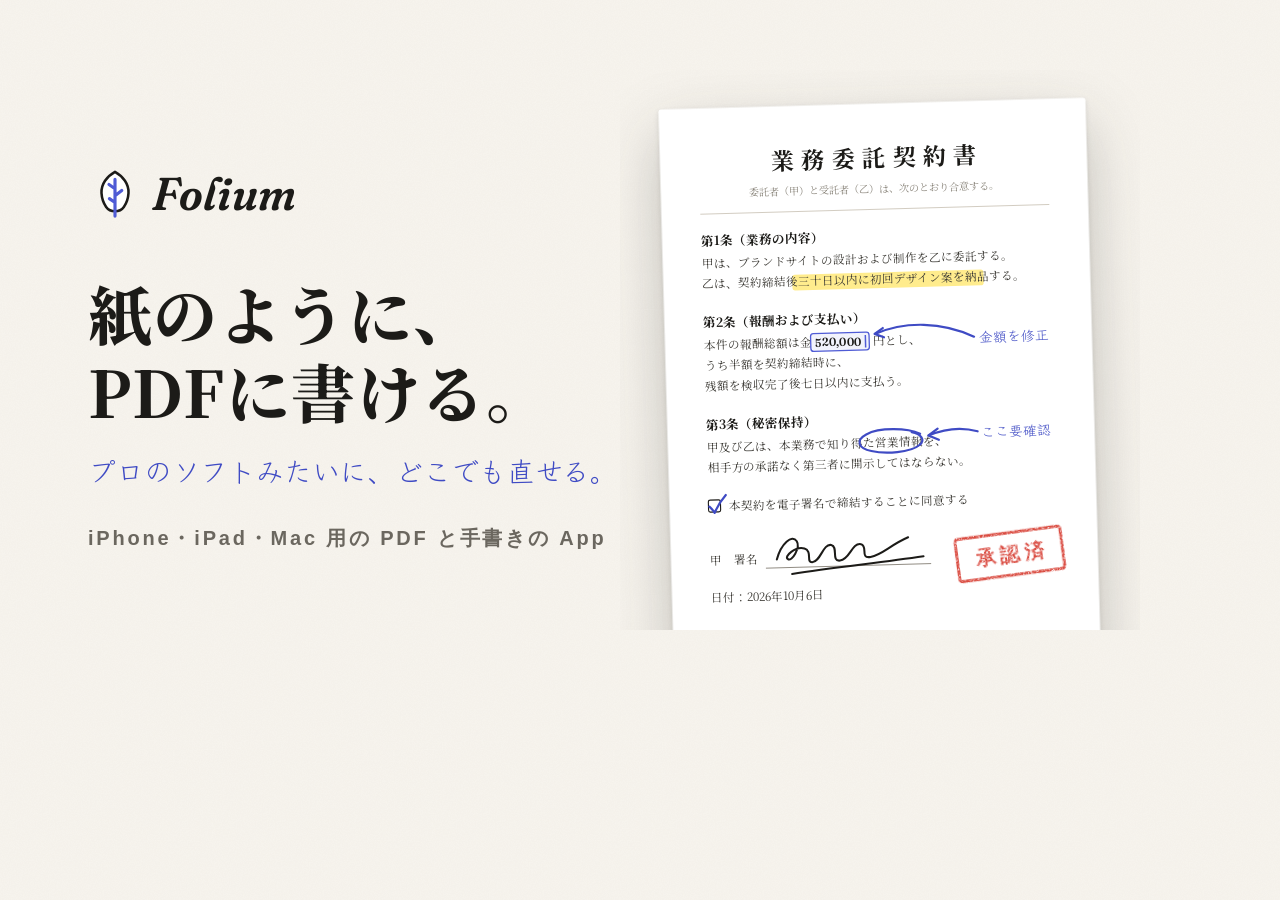
<file: tools/og-ja.html>
<!doctype html>
<html lang="ja">
<head>
<meta charset="utf-8">
<title>Folium 共有用プレビュー画像</title>
<!-- 產生 assets/og-ja.png（1200×630）：見 README 的「分享預覽圖」。示意圖和 ja/index.html 的首屏一樣，改了就重跑。 -->
<link rel="stylesheet" href="https://fonts.googleapis.com/css2?family=Fraunces:ital,opsz,wght@1,9..144,500..700&family=Klee+One:wght@400;600&family=Noto+Serif+JP:wght@400;700;800&display=swap">
<link rel="stylesheet" href="../assets/site.css">
<style>
  :root {
    --serif: "Noto Serif JP", "Hiragino Mincho ProN", serif;
    --hand: "Klee One", "Hiragino Maru Gothic ProN", serif;
    --sans: -apple-system, BlinkMacSystemFont, "Hiragino Sans", "Noto Sans JP", "Yu Gothic", sans-serif;
    --latin: "Fraunces", "Noto Serif JP", serif;
  }
  h1, h2, h3 { word-break: auto-phrase; }
  .margin-line span { display: inline-block; }
  :root { color-scheme: light; }
  html, body { width: 1200px; height: 630px; overflow: hidden; }
  body { display: grid; grid-template-columns: 640px 560px; align-items: center; }
  .copy { padding-left: 88px; }
  .brand svg { width: 54px; height: 54px; }
  .brand .wordmark { font-size: 46px; }
  h1 { margin-top: 44px; font: 800 64px/1.22 var(--serif); letter-spacing: .015em; }
  .sub { margin: 26px 0 0; font: 600 20px/1.5 var(--sans); letter-spacing: .14em; color: var(--ink-2); }
  .hand { margin: 16px 0 0; font-size: 28px; }
  .art { width: 520px; margin-top: 70px; transform: translateX(-20px); }
  .draw { animation: none !important; stroke-dashoffset: 0 !important; }
  .swipe { animation: none !important; transform: none !important; }
  .appear, .rise { animation: none !important; opacity: 1 !important; transform: none !important; }
  .stamp { animation: none !important; opacity: .92 !important; transform: rotate(-6deg) !important; }
  .blink { animation: none !important; }
</style>
</head>
<body>
  <div class="copy">
    <div class="brand">
      <svg viewBox="0 0 1024 1024" aria-hidden="true"><path d="M512 92C360 176 246 324 256 496c7 116 42 196 88 262 40 56 104 82 168 82s128-26 168-82c46-66 81-146 88-262 10-172-104-320-256-404Z" fill="#fff" stroke="#1C1B18" stroke-width="48" stroke-linejoin="round"/><path d="M512 236v694M398 332l114 80M640 446l-128 98M406 600l106 74" fill="none" stroke="#4F5BD5" stroke-width="60" stroke-linecap="round"/></svg>
      <span class="wordmark">Folium</span>
    </div>
    <h1>紙のように、<br>PDFに書ける。</h1>
    <p class="hand">プロのソフトみたいに、どこでも直せる。</p>
    <p class="sub">iPhone・iPad・Mac 用の PDF と手書きの App</p>
  </div>
  <div class="art">
<svg viewBox="0 0 560 700" role="img" aria-labelledby="art-title">
        <title id="art-title">契約書の1ページ。蛍光ペンを引いた一文、修正した金額、丸で囲んだ条項、チェックを入れた同意欄、手書きの署名、「承認済」のスタンプがある。</title>
        <defs>
          <filter id="stamp-ink" x="-5%" y="-5%" width="110%" height="110%">
            <feTurbulence type="fractalNoise" baseFrequency="1.7" numOctaves="2" seed="11" result="noise"/>
            <feColorMatrix in="noise" type="matrix" values="0 0 0 0 0  0 0 0 0 0  0 0 0 0 0  0 0 0 -3 2.45" result="mask"/>
            <feComposite in="SourceGraphic" in2="mask" operator="in"/>
          </filter>
        </defs>
        <g transform="rotate(-1.6 280 350)">
          <g class="doc-shadow"><rect class="doc-sheet" x="50" y="36" width="460" height="628" rx="3"/></g>

          <text class="doc-title" x="284" y="104" text-anchor="middle">業務委託契約書</text>
          <text class="doc-s" x="280" y="132" text-anchor="middle">委託者（甲）と受託者（乙）は、次のとおり合意する。</text>
          <line class="doc-rule" x1="92" y1="150" x2="468" y2="150"/>

          <text class="doc-h" x="92" y="184">第1条（業務の内容）</text>
          <rect class="marker swipe" style="--at:.95s" x="189" y="218" width="206" height="17" rx="3"/>
          <text class="doc-t" x="92" y="208">甲は、ブランドサイトの設計および制作を乙に委託する。</text>
          <text class="doc-t" x="92" y="230">乙は、契約締結後三十日以内に初回デザイン案を納品する。</text>

          <text class="doc-h" x="92" y="272">第2条（報酬および支払い）</text>
          <text class="doc-t" x="92" y="296">本件の報酬総額は金</text>
          <g class="appear" style="--at:1.4s">
            <rect class="edit-box" x="207" y="282" width="63" height="19" rx="3"/>
            <text class="doc-num" x="212" y="296" textLength="50" lengthAdjust="spacingAndGlyphs">520,000</text>
          </g>
          <line class="caret blink" style="--at:1.6s" x1="266" y1="285" x2="266" y2="298.5"/>
          <text class="doc-t" x="274" y="296">円とし、</text>
          <text class="doc-t" x="92" y="318">うち半額を契約締結時に、</text>
          <text class="doc-t" x="92" y="340">残額を検収完了後七日以内に支払う。</text>
          <path class="pen draw" pathLength="1" style="--at:1.75s;--d:.45s" d="M383 290c-34-17-74-19-106-6"/>
          <path class="pen draw" pathLength="1" style="--at:2.15s;--d:.2s" d="M285 278l-9 6 10 4"/>
          <text class="doc-note appear" style="--at:2.2s" x="388" y="296">金額を修正</text>

          <text class="doc-h" x="92" y="382">第3条（秘密保持）</text>
          <text class="doc-t" x="92" y="406">甲及び乙は、本業務で知り得た営業情報を、</text>
          <text class="doc-t" x="92" y="428">相手方の承諾なく第三者に開示してはならない。</text>
          <path class="pen draw" pathLength="1" style="--at:2.5s;--d:.6s" d="M322 393c-14-7-44-8-58-1-12 6-9 15 5 18 15 4 42 3 52-5 7-5 2-12-8-14"/>
          <path class="pen draw" pathLength="1" style="--at:3.05s;--d:.4s" d="M384 392c-16-5-35-4-53 3"/>
          <path class="pen draw" pathLength="1" style="--at:3.4s;--d:.2s" d="M341 388l-10 7 11 5"/>
          <text class="doc-note appear" style="--at:3.45s" x="388" y="398">ここ要確認</text>

          <rect x="92" y="458" width="13" height="13" rx="2" fill="none" stroke="#1C1B18" stroke-width="1.2"/>
          <text class="doc-t" x="114" y="469.5">本契約を電子署名で締結することに同意する</text>
          <path class="pen draw" pathLength="1" style="--at:3.85s;--d:.35s" d="M93 465c2 2 4 4 5.5 7 3-7 7-13 12.5-19"/>

          <text class="doc-t" x="92" y="528">甲　署名</text>
          <line x1="152" y1="533" x2="330" y2="533" stroke="#8A857B" stroke-width="1"/>
          <path class="ink-pen draw" pathLength="1" style="--at:4.25s;--d:1.3s" d="M164 524c5-17 17-27 22-19 4 7-6 22-10 19-5-3 9-14 18-11 9 3 1 15 8 15 9 0 12-20 21-18 8 2-1 18 9 17 11-1 13-19 23-17 8 2-2 16 10 14 13-2 21-12 41-20"/>
          <path class="ink-pen draw" pathLength="1" style="--at:5.5s;--d:.35s" d="M180 540c44-6 92-9 142-15"/>
          <text class="doc-t" x="92" y="568">日付：2026年10月6日</text>

          <g class="seal stamp" style="--at:5.95s" filter="url(#stamp-ink)">
            <rect x="358" y="502" width="114" height="46" rx="3"/>
            <text x="417.5" y="533" text-anchor="middle">承認済</text>
          </g>

          <text class="doc-s" x="280" y="640" text-anchor="middle">— 1 —</text>
        </g>

        <g class="dock appear" style="--at:.7s">
          <rect class="capsule" x="150" y="652" width="260" height="44" rx="22"/>
          <path class="tool active" d="M174 684l3-9 15-15 6 6-15 15-9 3Zm19-21 6 6"/>
          <path class="tool" d="M211 683h14M213 679l9-17 7 4-9 17Z"/>
          <path class="tool" d="M245 663h16M253 663v21"/>
          <path class="tool" d="M276 666h16v12h-16ZM280 684h8"/>
          <line x1="309" y1="664" x2="309" y2="684" stroke="#9B968C" stroke-width="1"/>
          <circle cx="329" cy="674" r="7" fill="#1C1B18"/>
          <circle cx="356" cy="674" r="7" fill="#4F5BD5"/>
          <circle class="chip-on" cx="356" cy="674" r="11"/>
          <circle cx="383" cy="674" r="7" fill="#D63A2F"/>
        </g>
      </svg>
  </div>
</body>
</html>
</file>
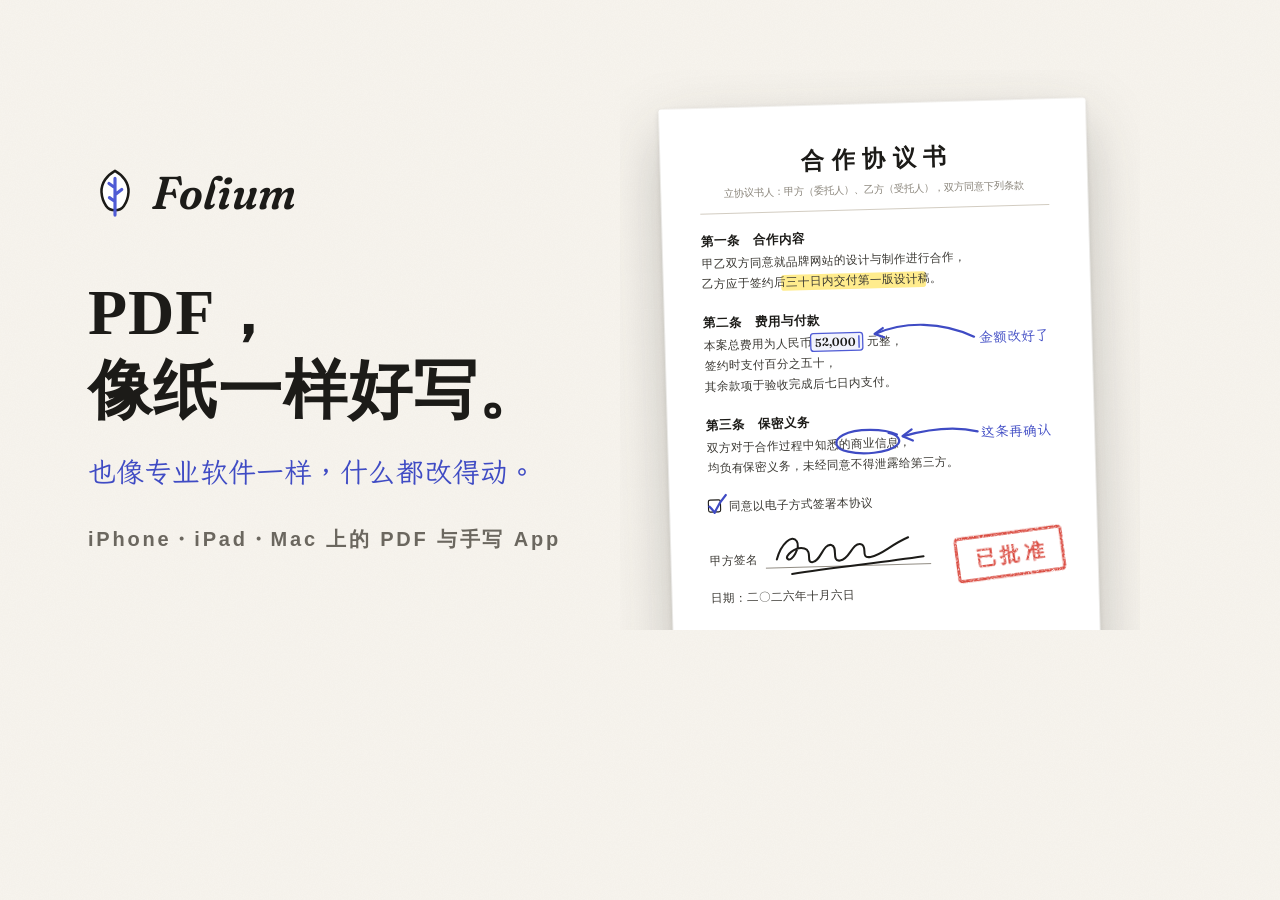
<file: tools/og-zh-Hans.html>
<!doctype html>
<html lang="zh-Hans">
<head>
<meta charset="utf-8">
<title>Folium 分享预览图</title>
<!-- 產生 assets/og-zh-Hans.png（1200×630）：見 README 的「分享預覽圖」。示意圖和 zh-Hans/index.html 的首屏一樣，改了就重跑。 -->
<link rel="stylesheet" href="https://fonts.googleapis.com/css2?family=Fraunces:ital,opsz,wght@1,9..144,500..700&family=LXGW+WenKai+TC:wght@400&family=Noto+Serif+SC:wght@400;700;800&display=swap">
<link rel="stylesheet" href="../assets/site.css">
<style>
  :root {
    --serif: "Noto Serif SC", "Songti SC", serif;
    --hand: "LXGW WenKai TC", "Kaiti SC", serif;
    --sans: -apple-system, BlinkMacSystemFont, "PingFang SC", "Noto Sans SC", "Microsoft YaHei", sans-serif;
    --latin: "Fraunces", "Noto Serif SC", serif;
  }
  :root { color-scheme: light; }
  html, body { width: 1200px; height: 630px; overflow: hidden; }
  body { display: grid; grid-template-columns: 640px 560px; align-items: center; }
  .copy { padding-left: 88px; }
  .brand svg { width: 54px; height: 54px; }
  .brand .wordmark { font-size: 46px; }
  h1 { margin-top: 44px; font: 800 64px/1.22 var(--serif); letter-spacing: .015em; }
  .sub { margin: 26px 0 0; font: 600 20px/1.5 var(--sans); letter-spacing: .14em; color: var(--ink-2); }
  .hand { margin: 16px 0 0; font-size: 28px; }
  .art { width: 520px; margin-top: 70px; transform: translateX(-20px); }
  .draw { animation: none !important; stroke-dashoffset: 0 !important; }
  .swipe { animation: none !important; transform: none !important; }
  .appear, .rise { animation: none !important; opacity: 1 !important; transform: none !important; }
  .stamp { animation: none !important; opacity: .92 !important; transform: rotate(-6deg) !important; }
  .blink { animation: none !important; }
</style>
</head>
<body>
  <div class="copy">
    <div class="brand">
      <svg viewBox="0 0 1024 1024" aria-hidden="true"><path d="M512 92C360 176 246 324 256 496c7 116 42 196 88 262 40 56 104 82 168 82s128-26 168-82c46-66 81-146 88-262 10-172-104-320-256-404Z" fill="#fff" stroke="#1C1B18" stroke-width="48" stroke-linejoin="round"/><path d="M512 236v694M398 332l114 80M640 446l-128 98M406 600l106 74" fill="none" stroke="#4F5BD5" stroke-width="60" stroke-linecap="round"/></svg>
      <span class="wordmark">Folium</span>
    </div>
    <h1>PDF，<br>像纸一样好写。</h1>
    <p class="hand">也像专业软件一样，什么都改得动。</p>
    <p class="sub">iPhone・iPad・Mac 上的 PDF 与手写 App</p>
  </div>
  <div class="art">
<svg viewBox="0 0 560 700" role="img" aria-labelledby="art-title">
        <title id="art-title">一页合同上，有荧光笔标记、改过的金额、圈起来的条款、打了勾的同意栏、手写签名，以及“已批准”印章。</title>
        <defs>
          <filter id="stamp-ink" x="-5%" y="-5%" width="110%" height="110%">
            <feTurbulence type="fractalNoise" baseFrequency="1.7" numOctaves="2" seed="11" result="noise"/>
            <feColorMatrix in="noise" type="matrix" values="0 0 0 0 0  0 0 0 0 0  0 0 0 0 0  0 0 0 -3 2.45" result="mask"/>
            <feComposite in="SourceGraphic" in2="mask" operator="in"/>
          </filter>
        </defs>
        <g transform="rotate(-1.6 280 350)">
          <g class="doc-shadow"><rect class="doc-sheet" x="50" y="36" width="460" height="628" rx="3"/></g>

          <text class="doc-title" x="284" y="104" text-anchor="middle">合作协议书</text>
          <text class="doc-s" x="280" y="132" text-anchor="middle">立协议书人：甲方（委托人）、乙方（受托人），双方同意下列条款</text>
          <line class="doc-rule" x1="92" y1="150" x2="468" y2="150"/>

          <text class="doc-h" x="92" y="184">第一条　合作内容</text>
          <rect class="marker swipe" style="--at:.95s" x="177" y="218" width="156" height="17" rx="3"/>
          <text class="doc-t" x="92" y="208">甲乙双方同意就品牌网站的设计与制作进行合作，</text>
          <text class="doc-t" x="92" y="230">乙方应于签约后三十日内交付第一版设计稿。</text>

          <text class="doc-h" x="92" y="272">第二条　费用与付款</text>
          <text class="doc-t" x="92" y="296">本案总费用为人民币</text>
          <g class="appear" style="--at:1.4s">
            <rect class="edit-box" x="207" y="282" width="56" height="19" rx="3"/>
            <text class="doc-num" x="212" y="296" textLength="43" lengthAdjust="spacingAndGlyphs">52,000</text>
          </g>
          <line class="caret blink" style="--at:1.6s" x1="259" y1="285" x2="259" y2="298.5"/>
          <text class="doc-t" x="268" y="296">元整，</text>
          <text class="doc-t" x="92" y="318">签约时支付百分之五十，</text>
          <text class="doc-t" x="92" y="340">其余款项于验收完成后七日内支付。</text>
          <path class="pen draw" pathLength="1" style="--at:1.75s;--d:.45s" d="M383 290c-34-17-74-19-106-6"/>
          <path class="pen draw" pathLength="1" style="--at:2.15s;--d:.2s" d="M285 278l-9 6 10 4"/>
          <text class="doc-note appear" style="--at:2.2s" x="388" y="296">金额改好了</text>

          <text class="doc-h" x="92" y="382">第三条　保密义务</text>
          <text class="doc-t" x="92" y="406">双方对于合作过程中知悉的商业信息，</text>
          <text class="doc-t" x="92" y="428">均负有保密义务，未经同意不得泄露给第三方。</text>
          <path class="pen draw" pathLength="1" style="--at:2.5s;--d:.6s" d="M297 393c-14-7-44-8-58-1-12 6-9 15 5 18 15 4 42 3 52-5 7-5 2-12-8-14"/>
          <path class="pen draw" pathLength="1" style="--at:3.05s;--d:.4s" d="M384 392c-24-6-52-4-80 3"/>
          <path class="pen draw" pathLength="1" style="--at:3.4s;--d:.2s" d="M313 388l-10 7 11 5"/>
          <text class="doc-note appear" style="--at:3.45s" x="388" y="398">这条再确认</text>

          <rect x="92" y="458" width="13" height="13" rx="2" fill="none" stroke="#1C1B18" stroke-width="1.2"/>
          <text class="doc-t" x="114" y="469.5">同意以电子方式签署本协议</text>
          <path class="pen draw" pathLength="1" style="--at:3.85s;--d:.35s" d="M93 465c2 2 4 4 5.5 7 3-7 7-13 12.5-19"/>

          <text class="doc-t" x="92" y="528">甲方签名</text>
          <line x1="152" y1="533" x2="330" y2="533" stroke="#8A857B" stroke-width="1"/>
          <path class="ink-pen draw" pathLength="1" style="--at:4.25s;--d:1.3s" d="M164 524c5-17 17-27 22-19 4 7-6 22-10 19-5-3 9-14 18-11 9 3 1 15 8 15 9 0 12-20 21-18 8 2-1 18 9 17 11-1 13-19 23-17 8 2-2 16 10 14 13-2 21-12 41-20"/>
          <path class="ink-pen draw" pathLength="1" style="--at:5.5s;--d:.35s" d="M180 540c44-6 92-9 142-15"/>
          <text class="doc-t" x="92" y="568">日期：二〇二六年十月六日</text>

          <g class="seal stamp" style="--at:5.95s" filter="url(#stamp-ink)">
            <rect x="358" y="502" width="114" height="46" rx="3"/>
            <text x="417.5" y="533" text-anchor="middle">已批准</text>
          </g>

          <text class="doc-s" x="280" y="640" text-anchor="middle">— 1 —</text>
        </g>

        <g class="dock appear" style="--at:.7s">
          <rect class="capsule" x="150" y="652" width="260" height="44" rx="22"/>
          <path class="tool active" d="M174 684l3-9 15-15 6 6-15 15-9 3Zm19-21 6 6"/>
          <path class="tool" d="M211 683h14M213 679l9-17 7 4-9 17Z"/>
          <path class="tool" d="M245 663h16M253 663v21"/>
          <path class="tool" d="M276 666h16v12h-16ZM280 684h8"/>
          <line x1="309" y1="664" x2="309" y2="684" stroke="#9B968C" stroke-width="1"/>
          <circle cx="329" cy="674" r="7" fill="#1C1B18"/>
          <circle cx="356" cy="674" r="7" fill="#4F5BD5"/>
          <circle class="chip-on" cx="356" cy="674" r="11"/>
          <circle cx="383" cy="674" r="7" fill="#D63A2F"/>
        </g>
      </svg>
  </div>
</body>
</html>
</file>
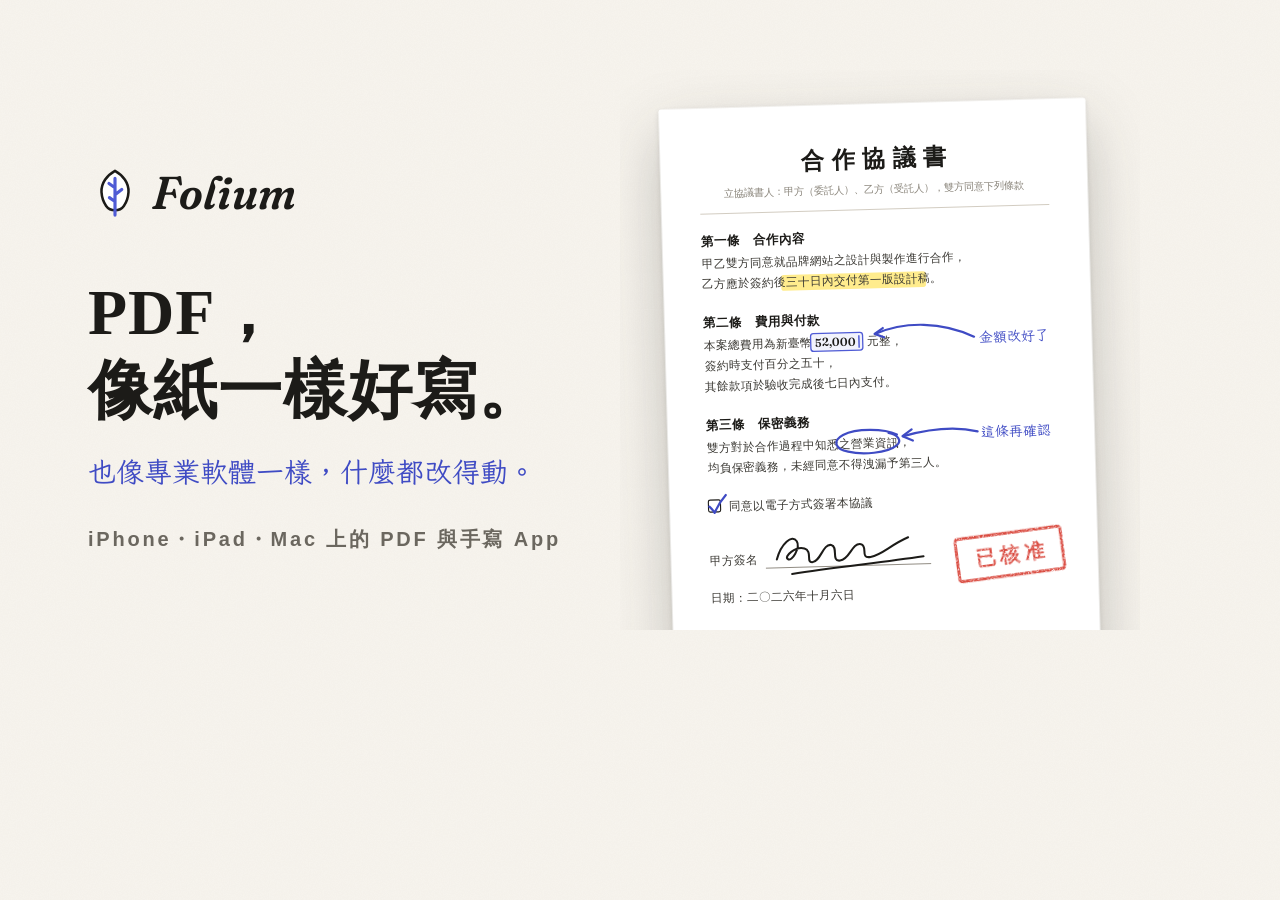
<file: tools/og.html>
<!doctype html>
<html lang="zh-Hant-TW">
<head>
<meta charset="utf-8">
<title>Folium 分享預覽圖</title>
<!-- 產生 assets/og.png（1200×630）：見 README 的「分享預覽圖」。改了首屏示意圖就重跑。 -->
<link rel="stylesheet" href="https://fonts.googleapis.com/css2?family=Fraunces:ital,opsz,wght@1,9..144,500..700&family=LXGW+WenKai+TC:wght@400&family=Noto+Serif+TC:wght@400;700;800&display=swap">
<link rel="stylesheet" href="../assets/site.css">
<style>
  :root { color-scheme: light; }
  html, body { width: 1200px; height: 630px; overflow: hidden; }
  body { display: grid; grid-template-columns: 640px 560px; align-items: center; }
  .copy { padding-left: 88px; }
  .brand svg { width: 54px; height: 54px; }
  .brand .wordmark { font-size: 46px; }
  h1 { margin-top: 44px; font: 800 64px/1.22 var(--serif); letter-spacing: .015em; }
  .sub { margin: 26px 0 0; font: 600 20px/1.5 var(--sans); letter-spacing: .14em; color: var(--ink-2); }
  .hand { margin: 16px 0 0; font-size: 28px; }
  .art { width: 520px; margin-top: 70px; transform: translateX(-20px); }
  .draw { animation: none !important; stroke-dashoffset: 0 !important; }
  .swipe { animation: none !important; transform: none !important; }
  .appear, .rise { animation: none !important; opacity: 1 !important; transform: none !important; }
  .stamp { animation: none !important; opacity: .92 !important; transform: rotate(-6deg) !important; }
  .blink { animation: none !important; }
</style>
</head>
<body>
  <div class="copy">
    <div class="brand">
      <svg viewBox="0 0 1024 1024" aria-hidden="true"><path d="M512 92C360 176 246 324 256 496c7 116 42 196 88 262 40 56 104 82 168 82s128-26 168-82c46-66 81-146 88-262 10-172-104-320-256-404Z" fill="#fff" stroke="#1C1B18" stroke-width="48" stroke-linejoin="round"/><path d="M512 236v694M398 332l114 80M640 446l-128 98M406 600l106 74" fill="none" stroke="#4F5BD5" stroke-width="60" stroke-linecap="round"/></svg>
      <span class="wordmark">Folium</span>
    </div>
    <h1>PDF，<br>像紙一樣好寫。</h1>
    <p class="hand">也像專業軟體一樣，什麼都改得動。</p>
    <p class="sub">iPhone・iPad・Mac 上的 PDF 與手寫 App</p>
  </div>
  <div class="art">
<svg viewBox="0 0 560 700" role="img" aria-labelledby="art-title">
        <title id="art-title">一頁合約上，有螢光筆、改過的金額、圈起來的條文、打勾的同意欄、手寫簽名，以及「已核准」印章。</title>
        <defs>
          <filter id="stamp-ink" x="-5%" y="-5%" width="110%" height="110%">
            <feTurbulence type="fractalNoise" baseFrequency="1.7" numOctaves="2" seed="11" result="noise"/>
            <feColorMatrix in="noise" type="matrix" values="0 0 0 0 0  0 0 0 0 0  0 0 0 0 0  0 0 0 -3 2.45" result="mask"/>
            <feComposite in="SourceGraphic" in2="mask" operator="in"/>
          </filter>
        </defs>
        <g transform="rotate(-1.6 280 350)">
          <g class="doc-shadow"><rect class="doc-sheet" x="50" y="36" width="460" height="628" rx="3"/></g>

          <text class="doc-title" x="284" y="104" text-anchor="middle">合作協議書</text>
          <text class="doc-s" x="280" y="132" text-anchor="middle">立協議書人：甲方（委託人）、乙方（受託人），雙方同意下列條款</text>
          <line class="doc-rule" x1="92" y1="150" x2="468" y2="150"/>

          <text class="doc-h" x="92" y="184">第一條　合作內容</text>
          <rect class="marker swipe" style="--at:.95s" x="177" y="218" width="156" height="17" rx="3"/>
          <text class="doc-t" x="92" y="208">甲乙雙方同意就品牌網站之設計與製作進行合作，</text>
          <text class="doc-t" x="92" y="230">乙方應於簽約後三十日內交付第一版設計稿。</text>

          <text class="doc-h" x="92" y="272">第二條　費用與付款</text>
          <text class="doc-t" x="92" y="296">本案總費用為新臺幣</text>
          <g class="appear" style="--at:1.4s">
            <rect class="edit-box" x="207" y="282" width="56" height="19" rx="3"/>
            <text class="doc-num" x="212" y="296" textLength="43" lengthAdjust="spacingAndGlyphs">52,000</text>
          </g>
          <line class="caret blink" style="--at:1.6s" x1="259" y1="285" x2="259" y2="298.5"/>
          <text class="doc-t" x="268" y="296">元整，</text>
          <text class="doc-t" x="92" y="318">簽約時支付百分之五十，</text>
          <text class="doc-t" x="92" y="340">其餘款項於驗收完成後七日內支付。</text>
          <path class="pen draw" pathLength="1" style="--at:1.75s;--d:.45s" d="M383 290c-34-17-74-19-106-6"/>
          <path class="pen draw" pathLength="1" style="--at:2.15s;--d:.2s" d="M285 278l-9 6 10 4"/>
          <text class="doc-note appear" style="--at:2.2s" x="388" y="296">金額改好了</text>

          <text class="doc-h" x="92" y="382">第三條　保密義務</text>
          <text class="doc-t" x="92" y="406">雙方對於合作過程中知悉之營業資訊，</text>
          <text class="doc-t" x="92" y="428">均負保密義務，未經同意不得洩漏予第三人。</text>
          <path class="pen draw" pathLength="1" style="--at:2.5s;--d:.6s" d="M297 393c-14-7-44-8-58-1-12 6-9 15 5 18 15 4 42 3 52-5 7-5 2-12-8-14"/>
          <path class="pen draw" pathLength="1" style="--at:3.05s;--d:.4s" d="M384 392c-24-6-52-4-80 3"/>
          <path class="pen draw" pathLength="1" style="--at:3.4s;--d:.2s" d="M313 388l-10 7 11 5"/>
          <text class="doc-note appear" style="--at:3.45s" x="388" y="398">這條再確認</text>

          <rect x="92" y="458" width="13" height="13" rx="2" fill="none" stroke="#1C1B18" stroke-width="1.2"/>
          <text class="doc-t" x="114" y="469.5">同意以電子方式簽署本協議</text>
          <path class="pen draw" pathLength="1" style="--at:3.85s;--d:.35s" d="M93 465c2 2 4 4 5.5 7 3-7 7-13 12.5-19"/>

          <text class="doc-t" x="92" y="528">甲方簽名</text>
          <line x1="152" y1="533" x2="330" y2="533" stroke="#8A857B" stroke-width="1"/>
          <path class="ink-pen draw" pathLength="1" style="--at:4.25s;--d:1.3s" d="M164 524c5-17 17-27 22-19 4 7-6 22-10 19-5-3 9-14 18-11 9 3 1 15 8 15 9 0 12-20 21-18 8 2-1 18 9 17 11-1 13-19 23-17 8 2-2 16 10 14 13-2 21-12 41-20"/>
          <path class="ink-pen draw" pathLength="1" style="--at:5.5s;--d:.35s" d="M180 540c44-6 92-9 142-15"/>
          <text class="doc-t" x="92" y="568">日期：二〇二六年十月六日</text>

          <g class="seal stamp" style="--at:5.95s" filter="url(#stamp-ink)">
            <rect x="358" y="502" width="114" height="46" rx="3"/>
            <text x="417.5" y="533" text-anchor="middle">已核准</text>
          </g>

          <text class="doc-s" x="280" y="640" text-anchor="middle">— 1 —</text>
        </g>

        <g class="dock appear" style="--at:.7s">
          <rect class="capsule" x="150" y="652" width="260" height="44" rx="22"/>
          <path class="tool active" d="M174 684l3-9 15-15 6 6-15 15-9 3Zm19-21 6 6"/>
          <path class="tool" d="M211 683h14M213 679l9-17 7 4-9 17Z"/>
          <path class="tool" d="M245 663h16M253 663v21"/>
          <path class="tool" d="M276 666h16v12h-16ZM280 684h8"/>
          <line x1="309" y1="664" x2="309" y2="684" stroke="#9B968C" stroke-width="1"/>
          <circle cx="329" cy="674" r="7" fill="#1C1B18"/>
          <circle cx="356" cy="674" r="7" fill="#4F5BD5"/>
          <circle class="chip-on" cx="356" cy="674" r="11"/>
          <circle cx="383" cy="674" r="7" fill="#D63A2F"/>
        </g>
      </svg>
  </div>
</body>
</html>
</file>
<file: assets/site.css>
/* Folium 網站｜「紙與墨」：暖白紙面、墨黑文字，靛藍是筆，柿色與朱紅是印章。顏色與 App 的 Theme 同一組。 */

:root {
  --paper: #F7F4EE;
  --paper-deep: #EEEAE2;
  --sheet: #FFFFFF;
  --ink: #1C1B18;
  --ink-2: #6B675F;
  --ink-3: #9B968C;
  --hairline: #DCD6CB;
  --indigo: #4F5BD5;
  --pen: #3F4BC4;
  --persimmon: #C8562A;
  --vermilion: #D63A2F;
  --marker: #FFE45C;
  --band: #1C1B18;
  --band-ink: #F7F4EE;
  --band-ink-2: #B8B2A7;
  --shadow: 0 1px 0 rgba(28, 27, 24, .04), 0 18px 40px -18px rgba(28, 27, 24, .28);
  --serif: "Noto Serif TC", "Songti TC", "PMingLiU", serif;
  --hand: "LXGW WenKai TC", "Kaiti TC", "BiauKai", serif;
  --sans: -apple-system, BlinkMacSystemFont, "PingFang TC", "Noto Sans TC", "Microsoft JhengHei", sans-serif;
  --latin: "Fraunces", "Noto Serif TC", serif;
  --wrap: 1160px;
  --gutter: clamp(16px, 4vw, 40px);
  color-scheme: light dark;
}

@media (prefers-color-scheme: dark) {
  :root {
    --paper: #171717;
    --paper-deep: #111111;
    --sheet: #232324;
    --ink: #EDEBE6;
    --ink-2: #A19D95;
    --ink-3: #6F6B64;
    --hairline: #333335;
    --indigo: #8B93FF;
    --pen: #9BA2FF;
    --persimmon: #F0925E;
    --vermilion: #FF7B6E;
    --marker: #8A7A1E;
    --band: #F7F4EE;
    --band-ink: #1C1B18;
    --band-ink-2: #5E5A52;
    --shadow: 0 1px 0 rgba(0, 0, 0, .4), 0 22px 44px -20px rgba(0, 0, 0, .7);
  }
}

*, *::before, *::after { box-sizing: border-box; }

html { -webkit-text-size-adjust: 100%; scroll-behavior: smooth; }

body {
  margin: 0;
  background: var(--paper);
  color: var(--ink);
  font: 400 17px/1.85 var(--serif);
  font-feature-settings: "palt" 0;
  text-rendering: optimizeLegibility;
  -webkit-font-smoothing: antialiased;
  overflow-x: hidden;
}

/* 紙的纖維：一層很淡的雜訊 */
body::before {
  content: "";
  position: fixed;
  inset: 0;
  z-index: -1;
  pointer-events: none;
  opacity: .55;
  background-image: url("data:image/svg+xml;utf8,<svg xmlns='http://www.w3.org/2000/svg' width='220' height='220'><filter id='n'><feTurbulence type='fractalNoise' baseFrequency='.85' numOctaves='3' stitchTiles='stitch'/><feColorMatrix values='0 0 0 0 .42  0 0 0 0 .38  0 0 0 0 .3  0 0 0 .075 0'/></filter><rect width='100%' height='100%' filter='url(%23n)'/></svg>");
}
@media (prefers-color-scheme: dark) {
  body::before { opacity: .35; filter: invert(1); }
}

a { color: var(--indigo); text-underline-offset: .22em; text-decoration-thickness: 1px; }
a:hover { text-decoration-thickness: 2px; }
:focus-visible { outline: 2px solid var(--indigo); outline-offset: 3px; border-radius: 4px; }

img, svg { display: block; max-width: 100%; }

.wrap { width: min(100% - 2 * var(--gutter), var(--wrap)); margin-inline: auto; }

.skip {
  position: absolute; left: -9999px; top: 8px;
  background: var(--ink); color: var(--paper); padding: 6px 12px; border-radius: 6px; font: 500 14px var(--sans);
}
.skip:focus { left: 8px; z-index: 10; }

/* ── 刊頭 ─────────────────────────────── */
.masthead {
  position: sticky; top: 0; z-index: 5;
  background: color-mix(in srgb, var(--paper) 86%, transparent);
  backdrop-filter: saturate(1.4) blur(12px);
  -webkit-backdrop-filter: saturate(1.4) blur(12px);
  border-bottom: 1px solid color-mix(in srgb, var(--hairline) 70%, transparent);
}
.masthead .wrap { display: flex; align-items: center; justify-content: space-between; gap: 16px; height: 60px; }
.brand { display: inline-flex; align-items: center; gap: 10px; color: var(--ink); text-decoration: none; }
.brand svg { width: 30px; height: 30px; flex: none; }
.wordmark { font: italic 600 25px/1 var(--latin); letter-spacing: .01em; font-variation-settings: "opsz" 72, "SOFT" 60; }
.nav { display: flex; gap: clamp(12px, 2.6vw, 28px); font: 500 14.5px/1 var(--sans); letter-spacing: .06em; }
.nav a { color: var(--ink-2); text-decoration: none; padding: 8px 0; }
.nav a:hover, .nav a[aria-current="page"] { color: var(--ink); }
@media (max-width: 520px) {
  .nav .wide { display: none; }
  /* 英文的導覽字比較長（Features、Language），窄螢幕收一點字距，免得把字標擠扁 */
  .nav:lang(en) { gap: 10px; letter-spacing: .02em; }
}
@media (max-width: 400px) { .nav:lang(en) a:first-child { display: none; } }

/* ── 共用 ─────────────────────────────── */
.eyebrow {
  display: inline-flex; align-items: center; gap: 10px; margin: 0 0 18px;
  font: 600 13px/1 var(--sans); letter-spacing: .32em; color: var(--persimmon);
}
.eyebrow::before { content: ""; width: 26px; height: 1px; background: currentColor; }
h1, h2, h3 { font-family: var(--serif); color: var(--ink); margin: 0; text-wrap: balance; }
h2 { font-size: clamp(1.75rem, 3.6vw, 2.75rem); line-height: 1.32; font-weight: 700; letter-spacing: .02em; }
h3 { font-size: 1.2rem; line-height: 1.5; font-weight: 700; letter-spacing: .03em; }
.section { padding-block: clamp(72px, 11vw, 140px); }
.section-head { max-width: 760px; margin-bottom: clamp(36px, 6vw, 64px); }
.section-head p { color: var(--ink-2); margin: 18px 0 0; }
.hand { font-family: var(--hand); color: var(--pen); }

/* ── 首屏 ─────────────────────────────── */
.hero { position: relative; padding-block: clamp(40px, 7vw, 96px) clamp(24px, 4vw, 48px); }
.hero .wrap { display: grid; grid-template-columns: minmax(0, 1.04fr) minmax(0, .96fr); gap: clamp(32px, 6vw, 88px); align-items: center; }
.kicker { margin: 0 0 22px; font: 600 13.5px/1 var(--sans); letter-spacing: .2em; color: var(--ink-2); }
.hero h1 {
  font-size: clamp(2.5rem, 5.4vw, 4.4rem);
  line-height: 1.22;
  font-weight: 800;
  letter-spacing: .015em;
}
.hero h1 .stroke { position: relative; white-space: nowrap; }
.hero h1 .stroke svg {
  position: absolute; left: -4%; right: -4%; bottom: -.18em; width: 108%; height: .42em; overflow: visible;
}
.hero h1 .stroke path { fill: none; stroke: var(--pen); stroke-width: 7; stroke-linecap: round; }
.margin-line {
  margin: 18px 0 0; font-family: var(--hand); font-size: clamp(1.25rem, 2.3vw, 1.7rem); color: var(--pen);
  transform: rotate(-2deg); transform-origin: left center;
}
.lede { margin: 28px 0 0; max-width: 34em; color: var(--ink-2); font-size: clamp(1.02rem, 1.4vw, 1.12rem); }
.cta { display: flex; flex-wrap: wrap; align-items: center; gap: 14px 22px; margin-top: 36px; }
.button {
  display: inline-flex; align-items: center; gap: 10px;
  padding: 14px 22px; border-radius: 999px;
  background: var(--ink); color: var(--paper);
  font: 600 15.5px/1 var(--sans); letter-spacing: .08em; text-decoration: none;
  box-shadow: 0 10px 24px -12px rgba(28, 27, 24, .6);
  transition: transform .2s ease, box-shadow .2s ease;
}
.button:hover { transform: translateY(-1px); box-shadow: 0 14px 28px -12px rgba(28, 27, 24, .65); text-decoration: none; }
.button svg { width: 16px; height: 16px; }
.soon { font: 500 14px/1.4 var(--sans); color: var(--ink-2); letter-spacing: .05em; }
.soon b { color: var(--ink); font-weight: 600; }
.soon a { color: var(--ink); font-weight: 600; text-decoration: underline; text-underline-offset: 3px; white-space: nowrap; }

.hero-art { position: relative; margin: 0; }
.hero-art svg { width: 100%; height: auto; overflow: visible; }
.hero-art figcaption {
  margin: 10px auto 0; text-align: center; font: 500 12.5px/1.6 var(--sans); color: var(--ink-3); letter-spacing: .08em;
}

@media (max-width: 880px) {
  .hero .wrap { grid-template-columns: 1fr; }
  .hero-art { max-width: 520px; margin-inline: auto; }
}

/* 示意圖：一頁 PDF 上的筆跡 */
.doc-sheet { fill: #FFFFFF; }
.doc-shadow { filter: drop-shadow(0 26px 34px rgba(28, 27, 24, .22)) drop-shadow(0 2px 3px rgba(28, 27, 24, .12)); }
@media (prefers-color-scheme: dark) {
  .doc-shadow { filter: drop-shadow(0 26px 40px rgba(0, 0, 0, .75)); }
}
.doc-title { font: 700 25px var(--serif); fill: #1C1B18; letter-spacing: 8px; }
.doc-h { font: 700 13.5px var(--serif); fill: #1C1B18; }
.doc-t { font: 400 12.5px var(--serif); fill: #3A3833; }
.doc-s { font: 400 11px var(--serif); fill: #8A857B; }
.doc-num { font: 600 12.5px var(--latin); fill: #1C1B18; }
.doc-note { font: 400 15px var(--hand); fill: #3F4BC4; }
.doc-rule { stroke: #CFC9BD; stroke-width: 1; }
.pen { fill: none; stroke: #3F4BC4; stroke-width: 2.4; stroke-linecap: round; stroke-linejoin: round; }
.ink-pen { fill: none; stroke: #1C1B18; stroke-width: 2.2; stroke-linecap: round; stroke-linejoin: round; }
.marker { fill: #FFE45C; opacity: .7; mix-blend-mode: multiply; }
.edit-box { fill: rgba(79, 91, 213, .07); stroke: #4F5BD5; stroke-width: 1.4; }
.caret { stroke: #4F5BD5; stroke-width: 1.6; }
.seal rect { fill: none; stroke: #D63A2F; stroke-width: 3.2; }
.seal text { font: 800 21px var(--sans); fill: #D63A2F; letter-spacing: 5px; }
.dock rect.capsule { fill: rgba(255, 255, 255, .86); stroke: rgba(28, 27, 24, .1); }
.dock .tool { fill: none; stroke: #1C1B18; stroke-width: 1.8; stroke-linecap: round; stroke-linejoin: round; }
.dock .tool.active { stroke: #4F5BD5; }
.dock .chip-on { fill: none; stroke: #4F5BD5; stroke-width: 2; }
@media (prefers-color-scheme: dark) {
  .dock rect.capsule { fill: rgba(44, 44, 46, .92); stroke: rgba(255, 255, 255, .08); }
  .dock .tool { stroke: #EDEBE6; }
  .dock .tool.active { stroke: #8B93FF; }
}

/* 寫上去的動畫：路徑都設 pathLength="1" */
.draw { stroke-dasharray: 1; stroke-dashoffset: 1; animation: draw var(--d, .7s) cubic-bezier(.55, .1, .35, 1) var(--at, 0s) forwards; }
@keyframes draw { to { stroke-dashoffset: 0; } }
.swipe { transform-box: fill-box; transform-origin: left center; transform: scaleX(0); animation: swipe .55s cubic-bezier(.4, 0, .2, 1) var(--at, 0s) forwards; }
@keyframes swipe { to { transform: scaleX(1); } }
.appear { opacity: 0; animation: appear .5s ease var(--at, 0s) forwards; }
@keyframes appear { to { opacity: 1; } }
.stamp { transform-box: fill-box; transform-origin: center; opacity: 0; animation: stamp .42s cubic-bezier(.2, .9, .3, 1.2) var(--at, 0s) forwards; }
@keyframes stamp {
  0% { opacity: 0; transform: rotate(-6deg) scale(1.55); }
  70% { opacity: 1; transform: rotate(-6deg) scale(.96); }
  100% { opacity: .92; transform: rotate(-6deg) scale(1); }
}
.blink { animation: blink 1.05s steps(1) var(--at, 0s) infinite; }
@keyframes blink { 50% { opacity: 0; } }
.rise { opacity: 0; transform: translateY(14px); animation: rise .8s cubic-bezier(.2, .7, .2, 1) var(--at, 0s) forwards; }
@keyframes rise { to { opacity: 1; transform: none; } }

@media (prefers-reduced-motion: reduce) {
  .draw, .swipe, .appear, .stamp, .rise, .blink { animation: none !important; }
  .draw { stroke-dashoffset: 0; }
  .swipe { transform: none; }
  .appear, .rise { opacity: 1; transform: none; }
  .stamp { opacity: .92; transform: rotate(-6deg); }
}

/* ── 雜事卡片 ─────────────────────────── */
.chores { display: grid; grid-template-columns: repeat(3, minmax(0, 1fr)); gap: clamp(16px, 2.4vw, 28px); }
@media (max-width: 960px) { .chores { grid-template-columns: repeat(2, minmax(0, 1fr)); } }
@media (max-width: 620px) { .chores { grid-template-columns: 1fr; } }
.card {
  position: relative;
  padding: 28px 26px 26px;
  background: var(--sheet);
  border: 1px solid var(--hairline);
  border-radius: 6px;
  box-shadow: var(--shadow);
  transition: transform .25s ease;
}
.card:hover { transform: translateY(-3px) rotate(-.3deg); }
.card .no { display: block; font: italic 600 15px/1 var(--latin); color: var(--persimmon); letter-spacing: .04em; }
.card h3 { margin: 14px 0 10px; font-size: 1.32rem; }
.card p { margin: 0; color: var(--ink-2); font-size: 15.5px; line-height: 1.8; }
.card .doodle { position: absolute; top: 20px; right: 20px; width: 46px; height: 46px; }
.card .doodle * { fill: none; stroke: var(--pen); stroke-width: 2; stroke-linecap: round; stroke-linejoin: round; }
.card .doodle .fill { fill: var(--marker); stroke: none; opacity: .8; }
.more {
  margin: clamp(28px, 4vw, 44px) 0 0; padding-top: 22px; border-top: 1px dashed var(--hairline);
  color: var(--ink-2); font-size: 15.5px;
}
.more b { color: var(--ink); font-weight: 600; margin-right: .4em; }

/* ── 三個平台 ─────────────────────────── */
.devices { display: grid; grid-template-columns: repeat(3, minmax(0, 1fr)); gap: clamp(20px, 3vw, 40px); }
@media (max-width: 760px) { .devices { grid-template-columns: 1fr; } }
.device { display: grid; gap: 14px; align-content: start; }
.device .art { height: 150px; display: flex; align-items: flex-end; }
.device .art svg { height: 100%; width: auto; }
.device .art * { fill: none; stroke: var(--ink); stroke-width: 2; stroke-linecap: round; stroke-linejoin: round; }
.device .art .screen { fill: var(--sheet); stroke-width: 1.4; }
.device .art .pen-line { stroke: var(--pen); stroke-width: 2.2; }
.device .art .accent { stroke: var(--persimmon); }
.device h3 { font-size: 1.3rem; display: flex; align-items: baseline; gap: 12px; }
.device h3 small { font: 500 12px var(--sans); letter-spacing: .2em; color: var(--ink-3); }
.device p { margin: 0; color: var(--ink-2); font-size: 15.5px; }
.note-line { margin: clamp(32px, 5vw, 52px) 0 0; font-family: var(--hand); font-size: 1.25rem; color: var(--pen); }

/* 截圖 */
.shots { display: flex; gap: clamp(16px, 2.6vw, 32px); align-items: flex-end; justify-content: center; margin-top: clamp(40px, 6vw, 72px); flex-wrap: wrap; }
.shot { margin: 0; text-align: center; }
.shot img { border-radius: 22px; border: 1px solid var(--hairline); box-shadow: var(--shadow); background: var(--sheet); }
.shot.phone img { width: min(260px, 70vw); border-radius: 34px; }
.shot.tablet img { width: min(560px, 90vw); border-radius: 20px; }
.shot.mac img { width: min(760px, 92vw); border-radius: 12px; }
.shot figcaption { margin-top: 12px; font: 500 13px/1.5 var(--sans); color: var(--ink-3); letter-spacing: .06em; }

/* ── 隱私（墨色帶） ───────────────────── */
.band { background: var(--band); color: var(--band-ink); position: relative; overflow: hidden; }
.band h2 { color: var(--band-ink); }
.band .eyebrow { color: var(--persimmon); }
.band .section-head p { color: var(--band-ink-2); }
.band::after {
  content: ""; position: absolute; right: -120px; top: -140px; width: 520px; height: 520px; border-radius: 50%;
  border: 1px solid color-mix(in srgb, var(--band-ink) 12%, transparent);
  box-shadow: 0 0 0 60px color-mix(in srgb, var(--band-ink) 3%, transparent), 0 0 0 140px color-mix(in srgb, var(--band-ink) 2%, transparent);
  pointer-events: none;
}
.points { display: grid; grid-template-columns: repeat(2, minmax(0, 1fr)); gap: clamp(26px, 4vw, 52px) clamp(28px, 5vw, 72px); position: relative; z-index: 1; }
@media (max-width: 700px) { .points { grid-template-columns: 1fr; } }
.point h3 { display: flex; align-items: center; gap: 12px; font-size: 1.22rem; }
.point h3 svg { width: 28px; height: 28px; flex: none; }
.point h3 svg * { fill: none; stroke: currentColor; stroke-width: 1.8; stroke-linecap: round; stroke-linejoin: round; }
.point p { margin: 10px 0 0; font-size: 15.5px; }
.band .point h3 { color: var(--band-ink); }
.band .point p { color: var(--band-ink-2); }
.band .point h3 svg { color: var(--persimmon); }
.band .readmore { margin: clamp(36px, 5vw, 56px) 0 0; position: relative; z-index: 1; }
.band .readmore a { color: var(--band-ink); font: 600 15px var(--sans); letter-spacing: .06em; }
.safety .point h3 svg { color: var(--indigo); }
.safety .point p { color: var(--ink-2); }

/* ── 圖書館 ───────────────────────────── */
.library-grid { display: grid; grid-template-columns: minmax(0, 1.35fr) minmax(0, 1fr); gap: clamp(28px, 5vw, 72px); align-items: center; }
@media (max-width: 880px) { .library-grid { grid-template-columns: 1fr; } }
.library-art { margin: 0; }
.library-art svg { width: 100%; height: auto; overflow: visible; }
.library-art figcaption { margin-top: 10px; text-align: center; font: 500 12.5px/1.6 var(--sans); color: var(--ink-3); letter-spacing: .08em; }
.library .points { grid-template-columns: 1fr; gap: clamp(22px, 3vw, 32px); }
.library .point h3 svg { color: var(--indigo); }
.library .point p { color: var(--ink-2); }
/* 示意圖：Mac 的圖書館視窗（和首屏的文件一樣，深色模式也是淺色的視窗） */
.lib-window { fill: #FFFFFF; }
.lib-side { fill: #F4F1EB; }
.lib-line { stroke: #E6E1D7; stroke-width: 1; }
.lib-light { fill: #DCD6CB; }
.lib-sel { fill: #E6E1D7; }
.lib-field { fill: #F1EEE8; }
.lib-seg { fill: #FFFFFF; stroke: #E0DACF; }
.lib-clear { fill: #C9C3B8; }
.lib-x { stroke: #FFFFFF; stroke-width: 1.4; stroke-linecap: round; }
.lib-card { fill: #FBFAF7; stroke: #E6E1D7; }
.lib-thumb { fill: #FFFFFF; stroke: #D9D3C8; }
.lib-thumb-line { stroke: #DCD6CB; stroke-width: 2; stroke-linecap: round; }
.lib-icon { fill: none; stroke: #6B675F; stroke-width: 1.3; stroke-linecap: round; stroke-linejoin: round; }
.lib-icon.on { stroke: #1C1B18; }
.lib-t { font: 400 12.5px var(--sans); fill: #1C1B18; }
.lib-s, .lib-n { font: 400 11.5px var(--sans); fill: #6B675F; }
.lib-n { fill: #9B968C; }
.lib-h { font: 600 10.5px var(--sans); fill: #9B968C; letter-spacing: .08em; }
.lib-col { font: 600 11px var(--sans); fill: #4F5BD5; }
.lib-sec { font: 600 12px var(--sans); fill: #6B675F; }
.lib-title { font: 700 15px var(--serif); fill: #1C1B18; }
.lib-doc { font: 700 13.5px var(--serif); fill: #1C1B18; }
.lib-page { font: 600 11.5px var(--sans); fill: #6B675F; }
.lib-hit { fill: #4F5BD5; font-weight: 600; }
.lib-red { fill: #D63A2F; }
.lib-green { fill: #2B8A5A; }
.lib-orange { fill: #C8562A; }

/* ── 方案 ─────────────────────────────── */
.plans { display: grid; grid-template-columns: repeat(2, minmax(0, 1fr)); gap: clamp(18px, 3vw, 32px); }
@media (max-width: 760px) { .plans { grid-template-columns: 1fr; } }
.plan { position: relative; padding: clamp(26px, 3.4vw, 40px); background: var(--sheet); border: 1px solid var(--hairline); border-radius: 8px; box-shadow: var(--shadow); }
.plan.pro { border-color: color-mix(in srgb, var(--indigo) 55%, var(--hairline)); }
.plan h3 { font-size: 1.55rem; }
.plan h3 .latin { font: italic 600 1.7rem/1 var(--latin); }
.plan .sub { margin: 6px 0 22px; color: var(--ink-2); font-size: 15px; }
.plan ul { list-style: none; margin: 0; padding: 0; display: grid; gap: 10px; }
.plan li { position: relative; padding-left: 30px; font-size: 15.5px; line-height: 1.7; }
.plan li::before {
  content: ""; position: absolute; left: 2px; top: .42em; width: 16px; height: 11px;
  background: no-repeat center / contain url("data:image/svg+xml;utf8,<svg xmlns='http://www.w3.org/2000/svg' viewBox='0 0 16 11'><path d='M1.5 6.2 5.6 9.6 14.6 1.4' fill='none' stroke='%234F5BD5' stroke-width='2.2' stroke-linecap='round' stroke-linejoin='round'/></svg>");
}
.plan .seal-badge {
  position: absolute; top: 22px; right: 22px; padding: 6px 10px 5px; border: 2px solid var(--vermilion); border-radius: 4px;
  color: var(--vermilion); font: 800 13px/1 var(--sans); letter-spacing: .24em; transform: rotate(4deg); opacity: .9;
}
.fineprint { margin-top: clamp(24px, 3.6vw, 36px); display: grid; gap: 8px; color: var(--ink-2); font-size: 15px; }
.fineprint p { margin: 0; }

/* ── 公開測試 ─────────────────────────── */
.beta { text-align: center; }
.beta .slip {
  display: inline-block; max-width: 640px; padding: clamp(28px, 5vw, 48px) clamp(22px, 5vw, 56px);
  background: var(--sheet); border: 1px solid var(--hairline); border-radius: 4px; box-shadow: var(--shadow);
  transform: rotate(-.6deg); position: relative;
}
.beta .slip::before {
  content: ""; position: absolute; top: -13px; left: 50%; width: 96px; height: 26px; transform: translateX(-50%) rotate(2deg);
  background: color-mix(in srgb, var(--marker) 70%, transparent); opacity: .75;
}
.beta h2 { font-size: clamp(1.5rem, 3vw, 2.1rem); }
.beta p { margin: 16px 0 0; color: var(--ink-2); }
.beta .hand { font-size: 1.2rem; margin-top: 20px; }

/* ── 頁尾 ─────────────────────────────── */
.footer { border-top: 1px solid var(--hairline); padding-block: 40px 56px; font: 400 14px/1.8 var(--sans); color: var(--ink-2); }
.footer .wrap { display: grid; gap: 18px; }
.footer .top { display: flex; flex-wrap: wrap; align-items: center; justify-content: space-between; gap: 16px; }
.footer .brand .wordmark { font-size: 21px; }
.footer .brand span.tag { font: 400 13.5px var(--sans); color: var(--ink-2); margin-left: 4px; }
.footer nav { display: flex; flex-wrap: wrap; gap: 6px 22px; }
.footer nav a { color: var(--ink-2); text-decoration: none; }
.footer nav a:hover { color: var(--ink); }
.footer .legal { font-size: 12.5px; color: var(--ink-3); margin: 0; }

/* ── 文件頁（隱私權政策、支援） ───────── */
.doc-page { padding-block: clamp(48px, 8vw, 96px) clamp(64px, 10vw, 120px); }
.doc-page .wrap { max-width: 760px; }
.doc-page h1 { font-size: clamp(2rem, 4.6vw, 3rem); line-height: 1.3; font-weight: 800; letter-spacing: .02em; }
.doc-page .updated { margin: 12px 0 0; font: 500 14px var(--sans); color: var(--ink-3); letter-spacing: .04em; }
.doc-page .summary {
  margin: 32px 0 8px; padding: 20px 24px; background: var(--sheet); border: 1px solid var(--hairline);
  border-left: 3px solid var(--indigo); border-radius: 4px; font-size: 1.08rem; line-height: 1.8;
}
.doc-page h2 { font-size: 1.35rem; margin: 44px 0 10px; padding-top: 18px; border-top: 1px solid var(--hairline); }
.doc-page p, .doc-page li { color: var(--ink); }
.doc-page ul { padding-left: 1.3em; margin: 10px 0; }
.doc-page li { margin: 6px 0; }
.doc-page li::marker { color: var(--persimmon); }
.doc-page .lang { margin: 18px 0 0; font: 500 14px var(--sans); }
.doc-page .english { margin-top: 72px; font-family: var(--latin), var(--serif); }
.doc-page .english h2 { font-family: var(--latin), var(--serif); }

/* 支援：常見問題 */
.faq { margin-top: 28px; border-top: 1px solid var(--hairline); }
.faq details { border-bottom: 1px solid var(--hairline); }
.faq summary {
  list-style: none; cursor: pointer; padding: 18px 40px 18px 0; position: relative;
  font: 700 1.08rem/1.6 var(--serif); color: var(--ink);
}
.faq summary::-webkit-details-marker { display: none; }
.faq summary::after {
  content: ""; position: absolute; right: 8px; top: 50%; width: 10px; height: 10px; margin-top: -7px;
  border-right: 2px solid var(--ink-2); border-bottom: 2px solid var(--ink-2); transform: rotate(45deg); transition: transform .2s ease;
}
.faq details[open] summary::after { transform: rotate(225deg); margin-top: -2px; }
.faq .answer { padding: 0 0 20px; color: var(--ink-2); }
.faq .answer p { margin: 0 0 10px; color: var(--ink-2); }
.contact-cards { display: grid; grid-template-columns: repeat(2, minmax(0, 1fr)); gap: 16px; margin-top: 24px; }
@media (max-width: 620px) { .contact-cards { grid-template-columns: 1fr; } }
.contact-cards .card { padding: 22px 22px 20px; }
.contact-cards .card h3 { margin: 0 0 6px; font-size: 1.12rem; }
.contact-cards .wide { grid-column: 1 / -1; }
.contact-cards .card .mail { margin: 4px 0 10px; font: italic 600 1.4rem/1.4 var(--latin), var(--serif); }
.contact-cards .mail a { text-decoration: none; }
.contact-cards .card p { font-size: 15px; }

/* 進場：捲到才浮上來（支援的瀏覽器才有） */
@supports (animation-timeline: view()) {
  @media (prefers-reduced-motion: no-preference) {
    .reveal { animation: reveal linear both; animation-timeline: view(); animation-range: entry 0% entry 42%; }
    @keyframes reveal { from { opacity: 0; transform: translateY(26px); } to { opacity: 1; transform: none; } }
  }
}

/* ── 實際畫面 ─────────────────────────── */
.screens figure { margin: 0; }
.screens img { display: block; width: 100%; height: auto; background: var(--sheet); border: 1px solid var(--hairline); box-shadow: var(--shadow); }
.screens figcaption { margin-top: 14px; font: 400 14.5px/1.65 var(--sans); color: var(--ink-2); }
.screens figcaption b { display: block; margin-bottom: 2px; font: 700 1.08rem/1.5 var(--serif); color: var(--ink); }
.phones { display: grid; grid-template-columns: repeat(3, minmax(0, 1fr)); gap: clamp(18px, 3.4vw, 48px); align-items: start; }
.phone img { border-radius: 12.5% / 5.75%; }
.bigs { display: grid; grid-template-columns: minmax(0, .82fr) minmax(0, 1.5fr); gap: clamp(20px, 3.4vw, 48px); align-items: end; margin-top: clamp(40px, 6vw, 72px); }
.tablet img { border-radius: 4.5% / 3.4%; }
.mac img { border: 0; background: none; box-shadow: none; filter: drop-shadow(0 20px 30px rgba(28, 27, 24, .22)); }
@media (prefers-color-scheme: dark) { .mac img { filter: drop-shadow(0 20px 34px rgba(0, 0, 0, .7)); } }
@media (max-width: 760px) {
  .phones { grid-template-columns: none; grid-auto-flow: column; grid-auto-columns: 68%; overflow-x: auto; scroll-snap-type: x mandatory; padding-bottom: 18px; margin-inline: calc(-1 * var(--gutter)); padding-inline: var(--gutter); scroll-padding-inline: var(--gutter); }
  .phone { scroll-snap-align: start; }
  .bigs { grid-template-columns: 1fr; }
}

/* 語言清單（頁尾，每一頁都有；頁首的「語言」連到這裡）。四種語言：繁體中文、English、简体中文、日本語 */
.footer .langs { display: flex; flex-wrap: wrap; gap: 6px 18px; width: 100%; margin-top: 4px; font: 500 14px/1.6 var(--sans); }
.footer .langs a { color: var(--ink-2); text-decoration: none; }
.footer .langs a:hover { color: var(--ink); text-decoration: underline; }
.footer .langs a[aria-current="page"] { color: var(--ink); font-weight: 700; }
/* 隱私權政策：簡體、日文段落用各自的字型 */
.doc-page .lang-section { margin-top: 72px; }
/* 頁首是 sticky 的，跳到各語言段落時留出它的高度 */
.doc-page .english, .doc-page .lang-section { scroll-margin-top: 84px; }
.doc-page [lang="zh-Hans"] { --serif: "Noto Serif SC", "Songti SC", serif; --sans: -apple-system, BlinkMacSystemFont, "PingFang SC", "Noto Sans SC", "Microsoft YaHei", sans-serif; }
.doc-page [lang="ja"] { --serif: "Noto Serif JP", "Hiragino Mincho ProN", serif; --sans: -apple-system, BlinkMacSystemFont, "Hiragino Sans", "Noto Sans JP", "Yu Gothic", sans-serif; }

/* ── 這次更新（內容由 assets/whats-new.js 從 App Store 抓）── */
.whats-new .slip { text-align: left; }
.whats-new .eyebrow, .whats-new h2, .whats-new .wn-date { text-align: center; }
.whats-new .wn-date { margin-top: 6px; font-size: 14px; color: var(--ink-3); }
.whats-new .wn-notes { margin: 20px 0 0; padding-left: 1.2em; display: grid; gap: 10px; color: var(--ink-2); line-height: 1.7; }
.whats-new .button { display: inline-flex; }
.whats-new p:last-child { text-align: center; }
</file>
